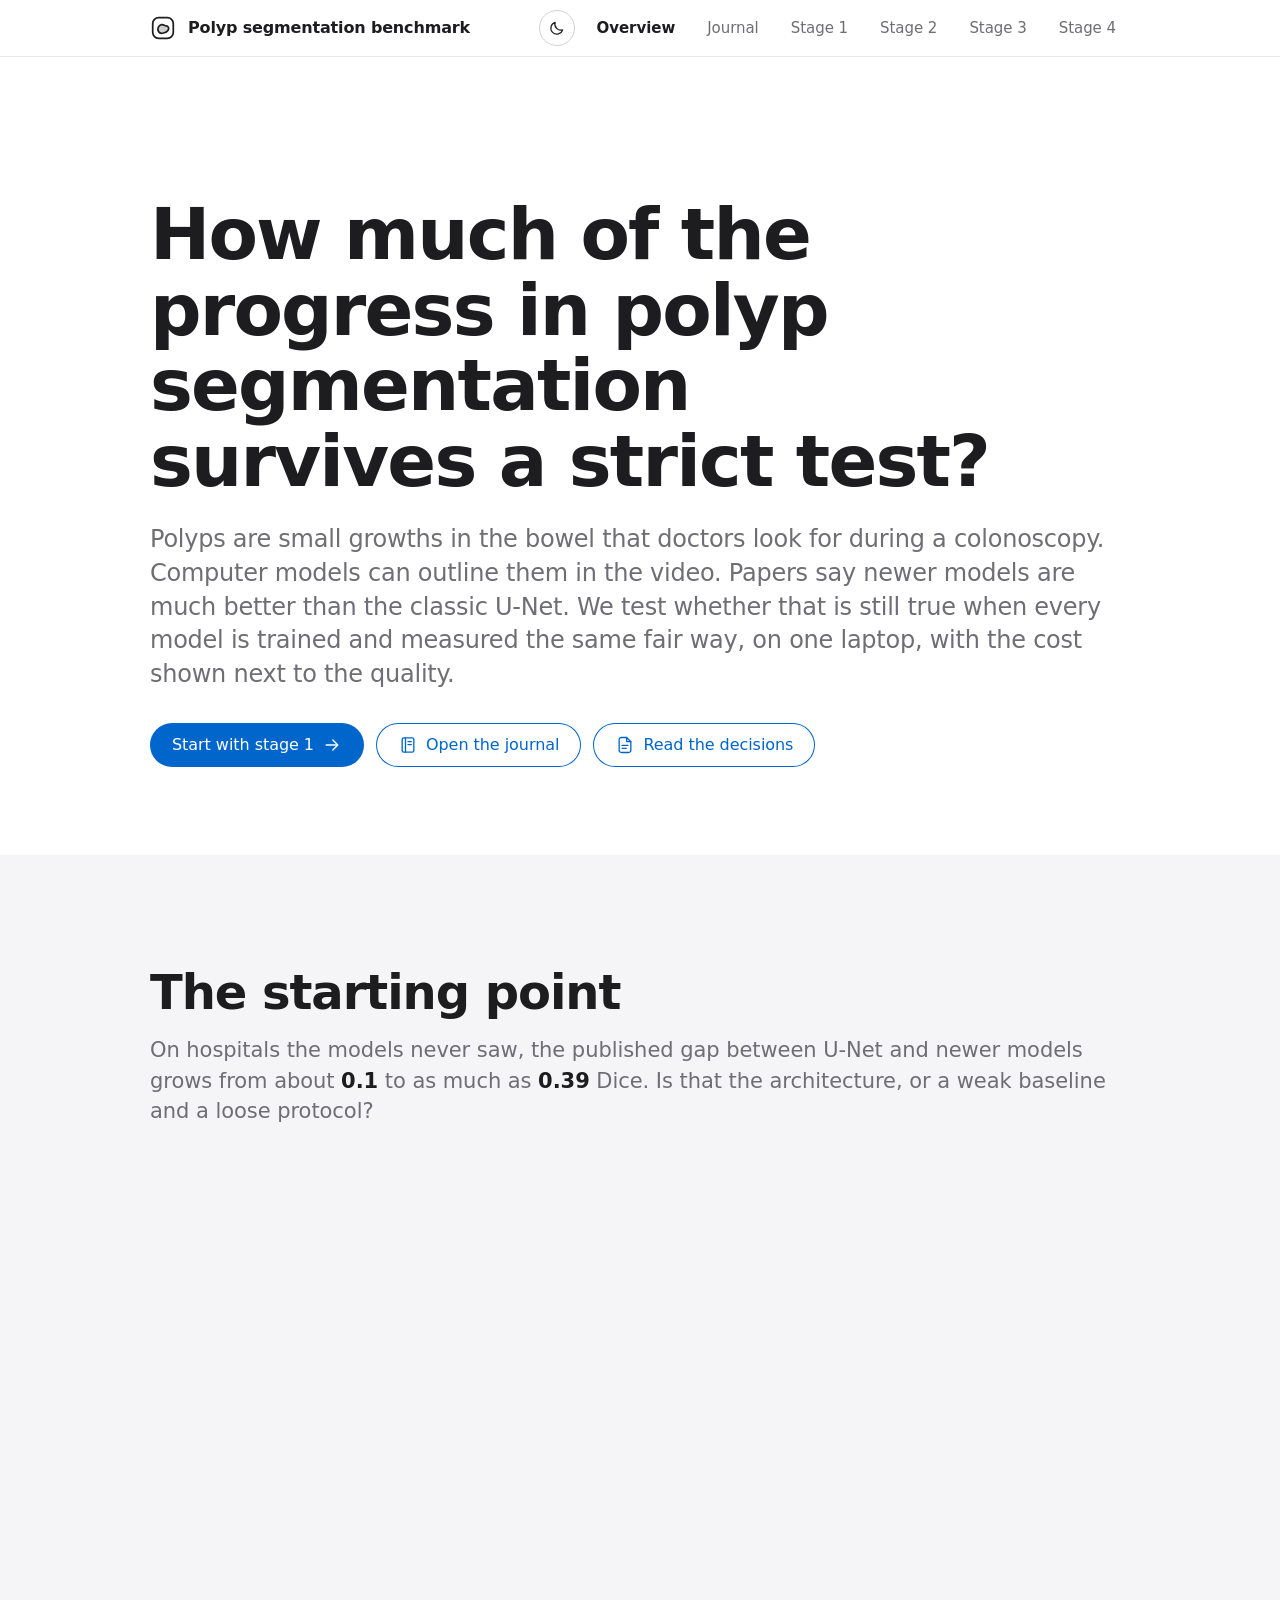
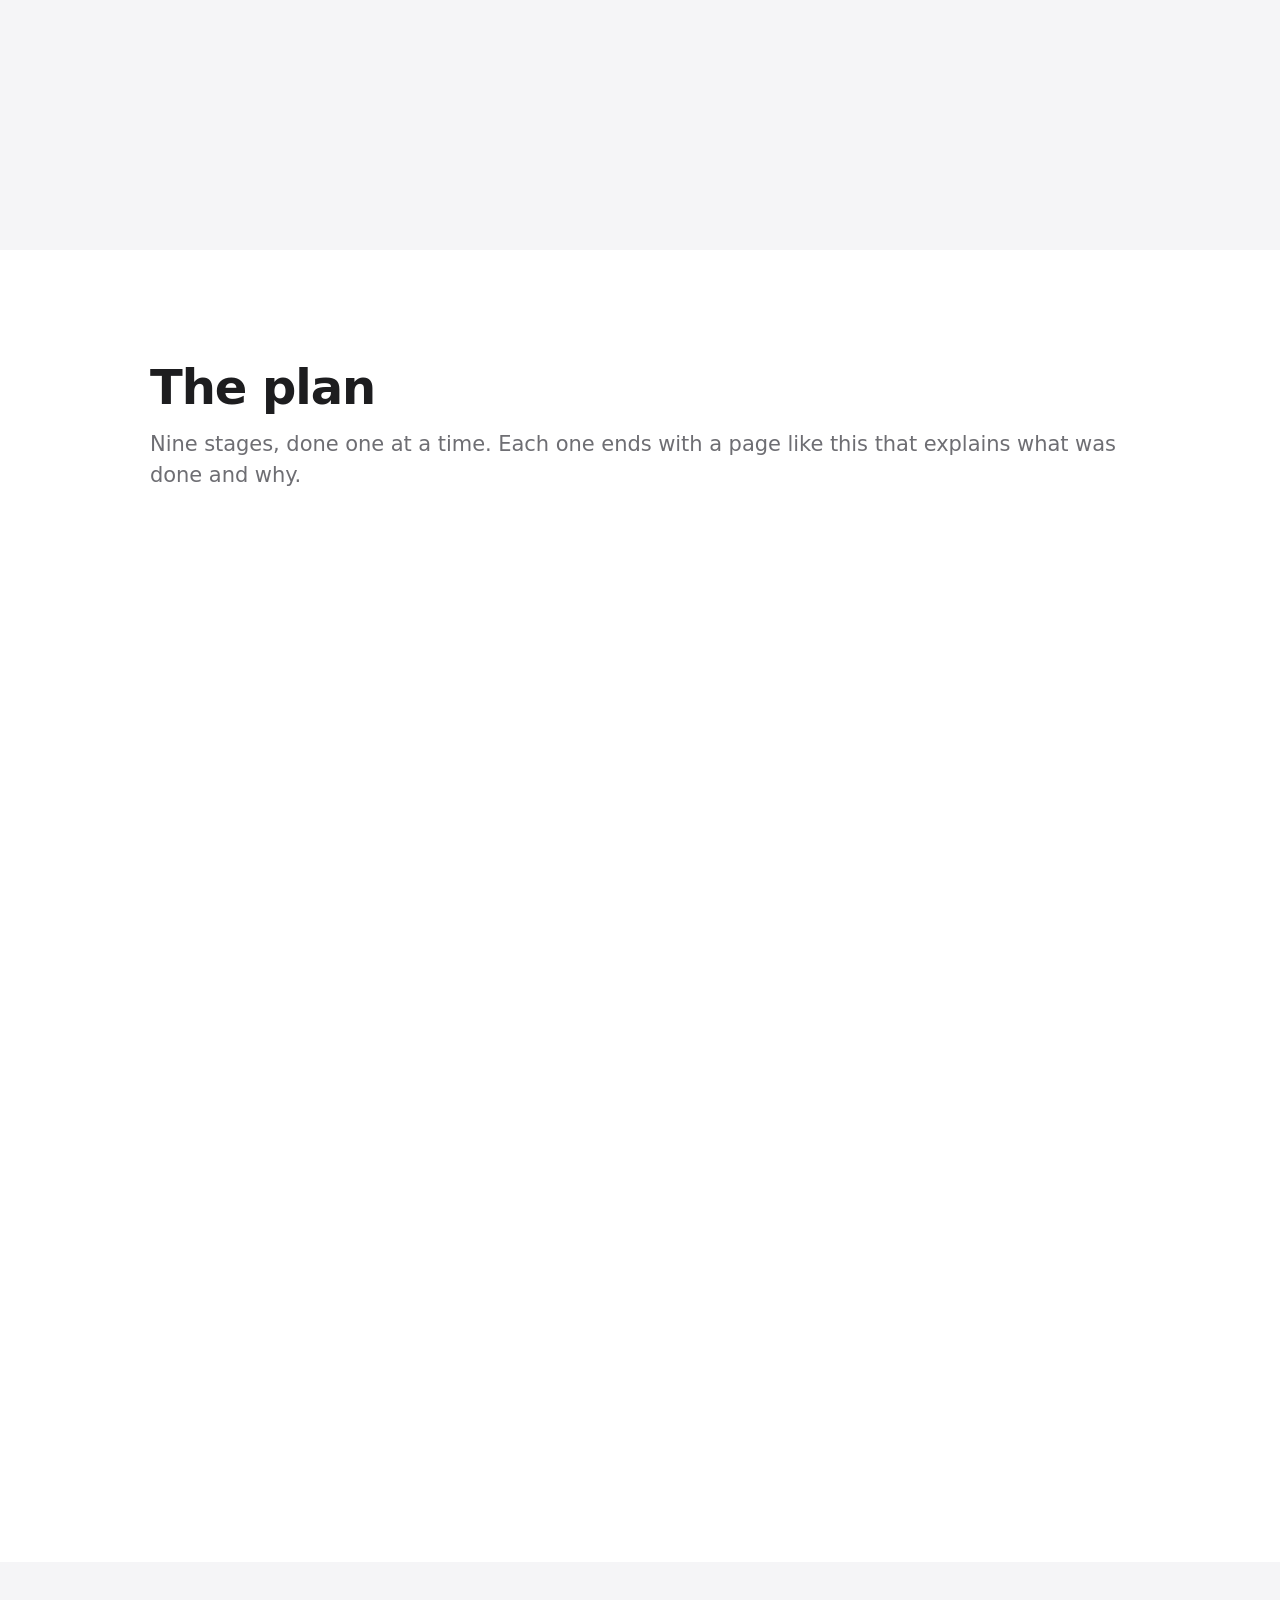
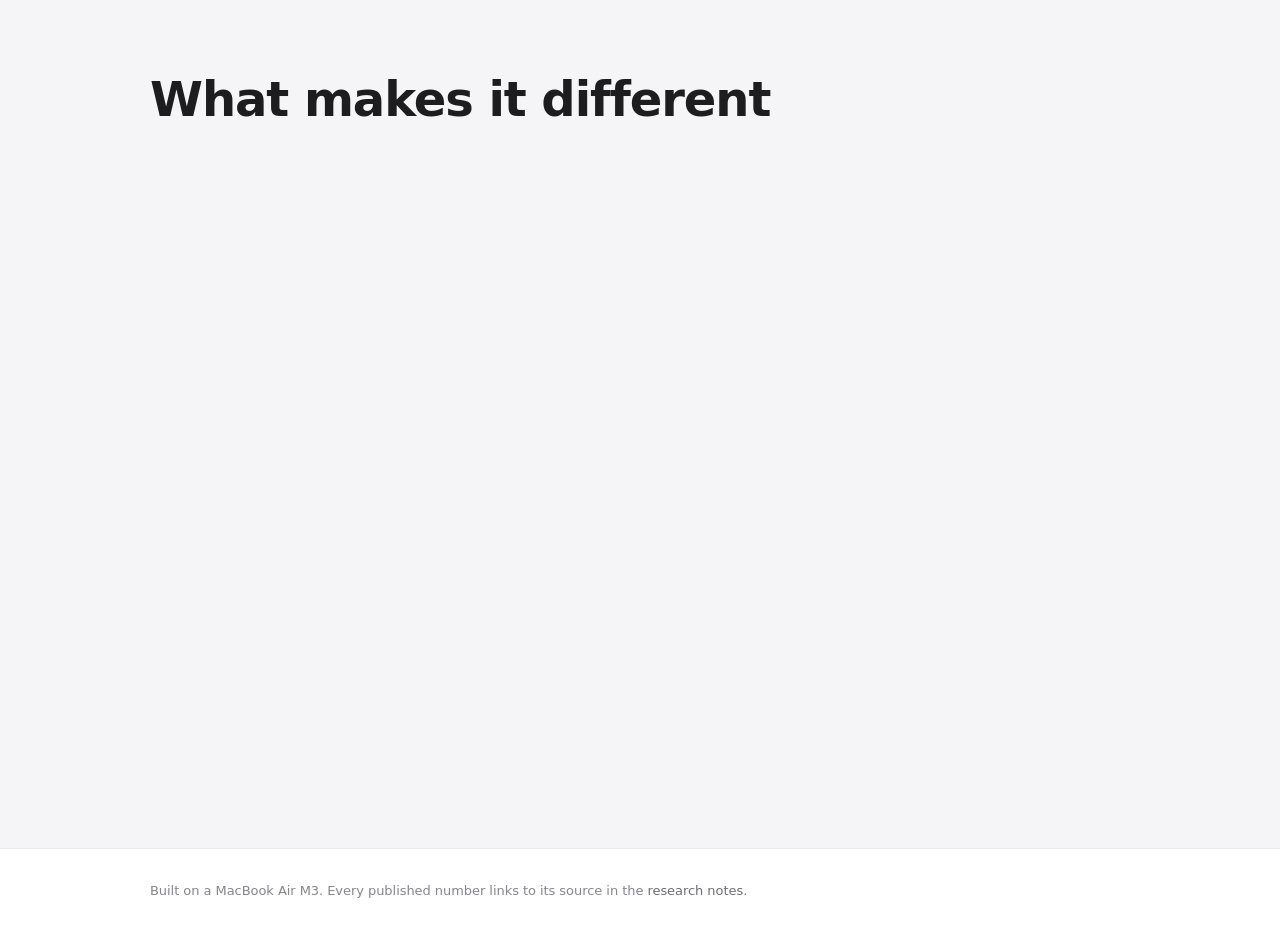
<file: index.html>
<!doctype html>
<html lang="en">
<head>
  <meta charset="utf-8">
  <meta name="viewport" content="width=device-width, initial-scale=1">
  <title>Polyp Segmentation Benchmark</title>
  <meta http-equiv="refresh" content="0; url=site/index.html">
  <link rel="canonical" href="site/index.html">
  <style>body{font:17px/1.5 -apple-system,system-ui,sans-serif;margin:48px 16px;color:#1d1d1f;background:#fff}a{color:#0066cc;text-decoration:none}a:hover{color:#004f9e}</style>
</head>
<body>
  <p>Opening the site… If nothing happens, <a href="site/index.html">continue to the polyp segmentation benchmark</a>.</p>
</body>
</html>
</file>
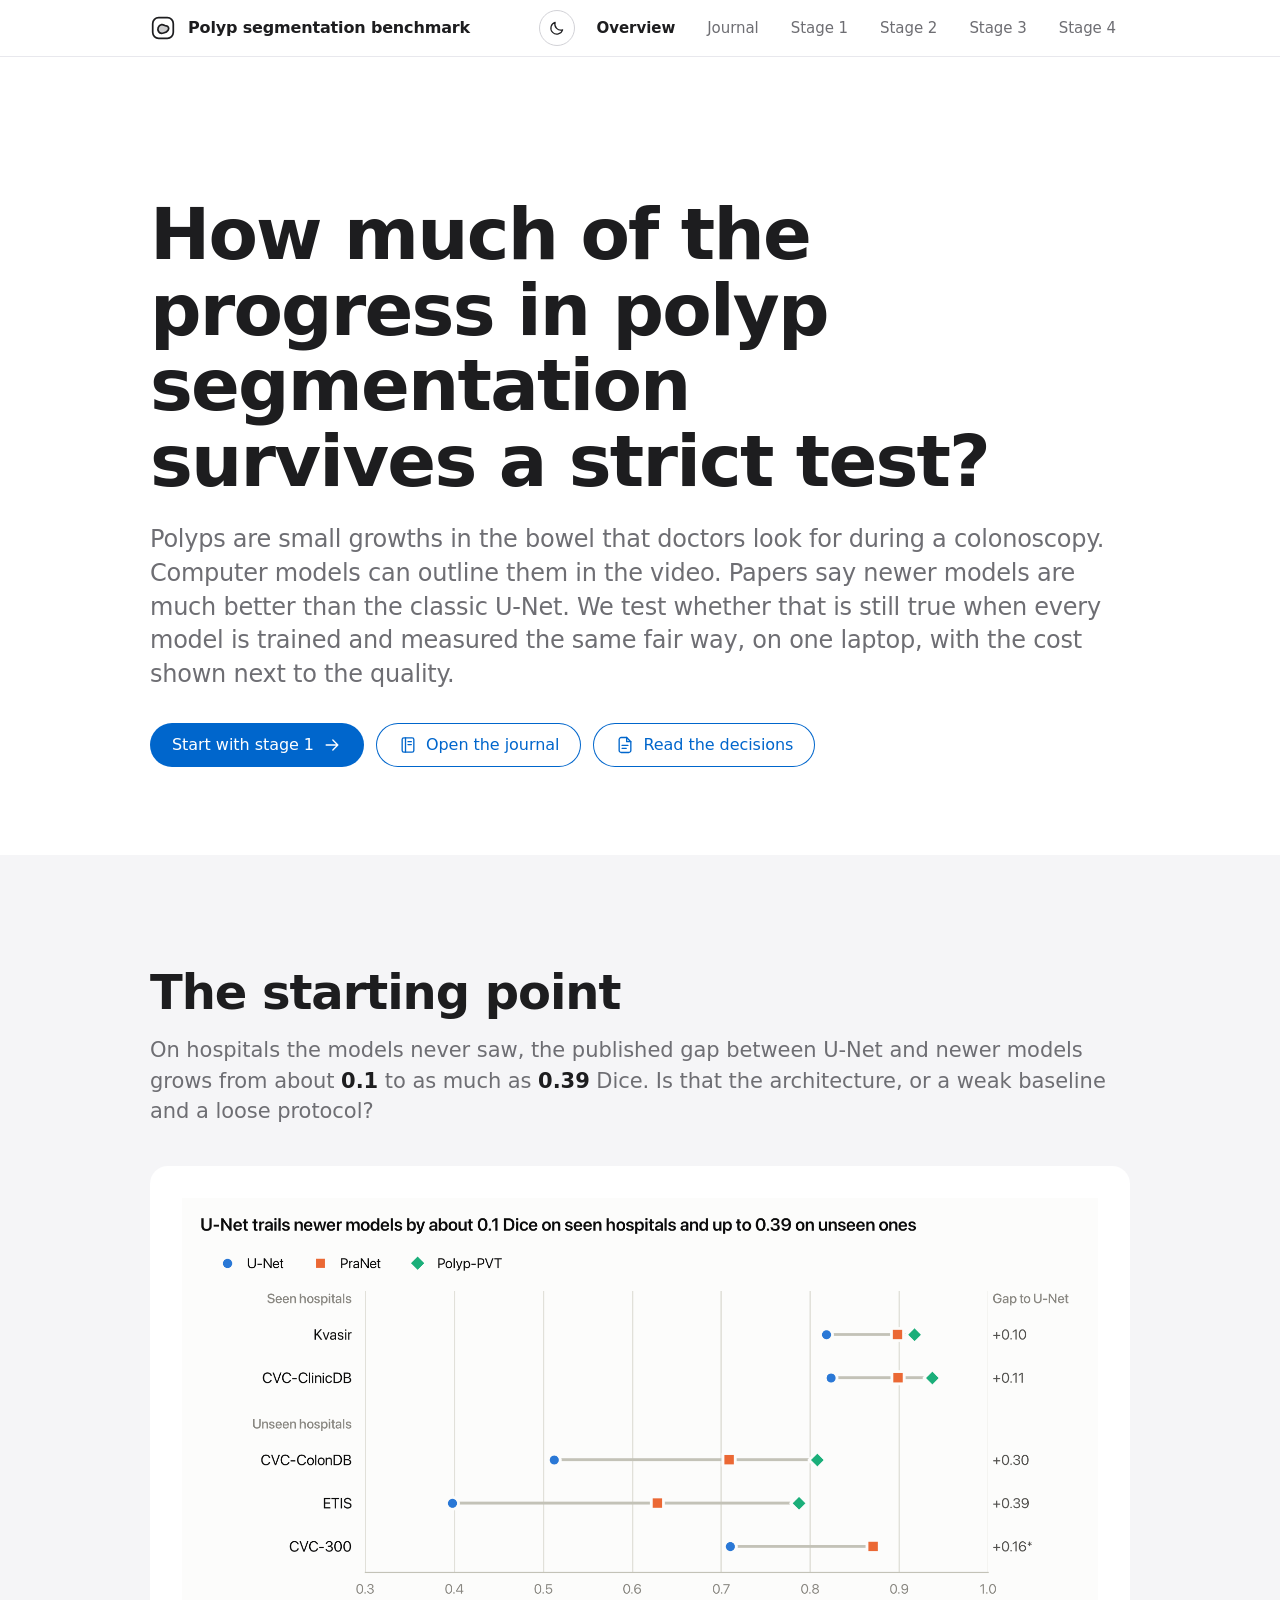
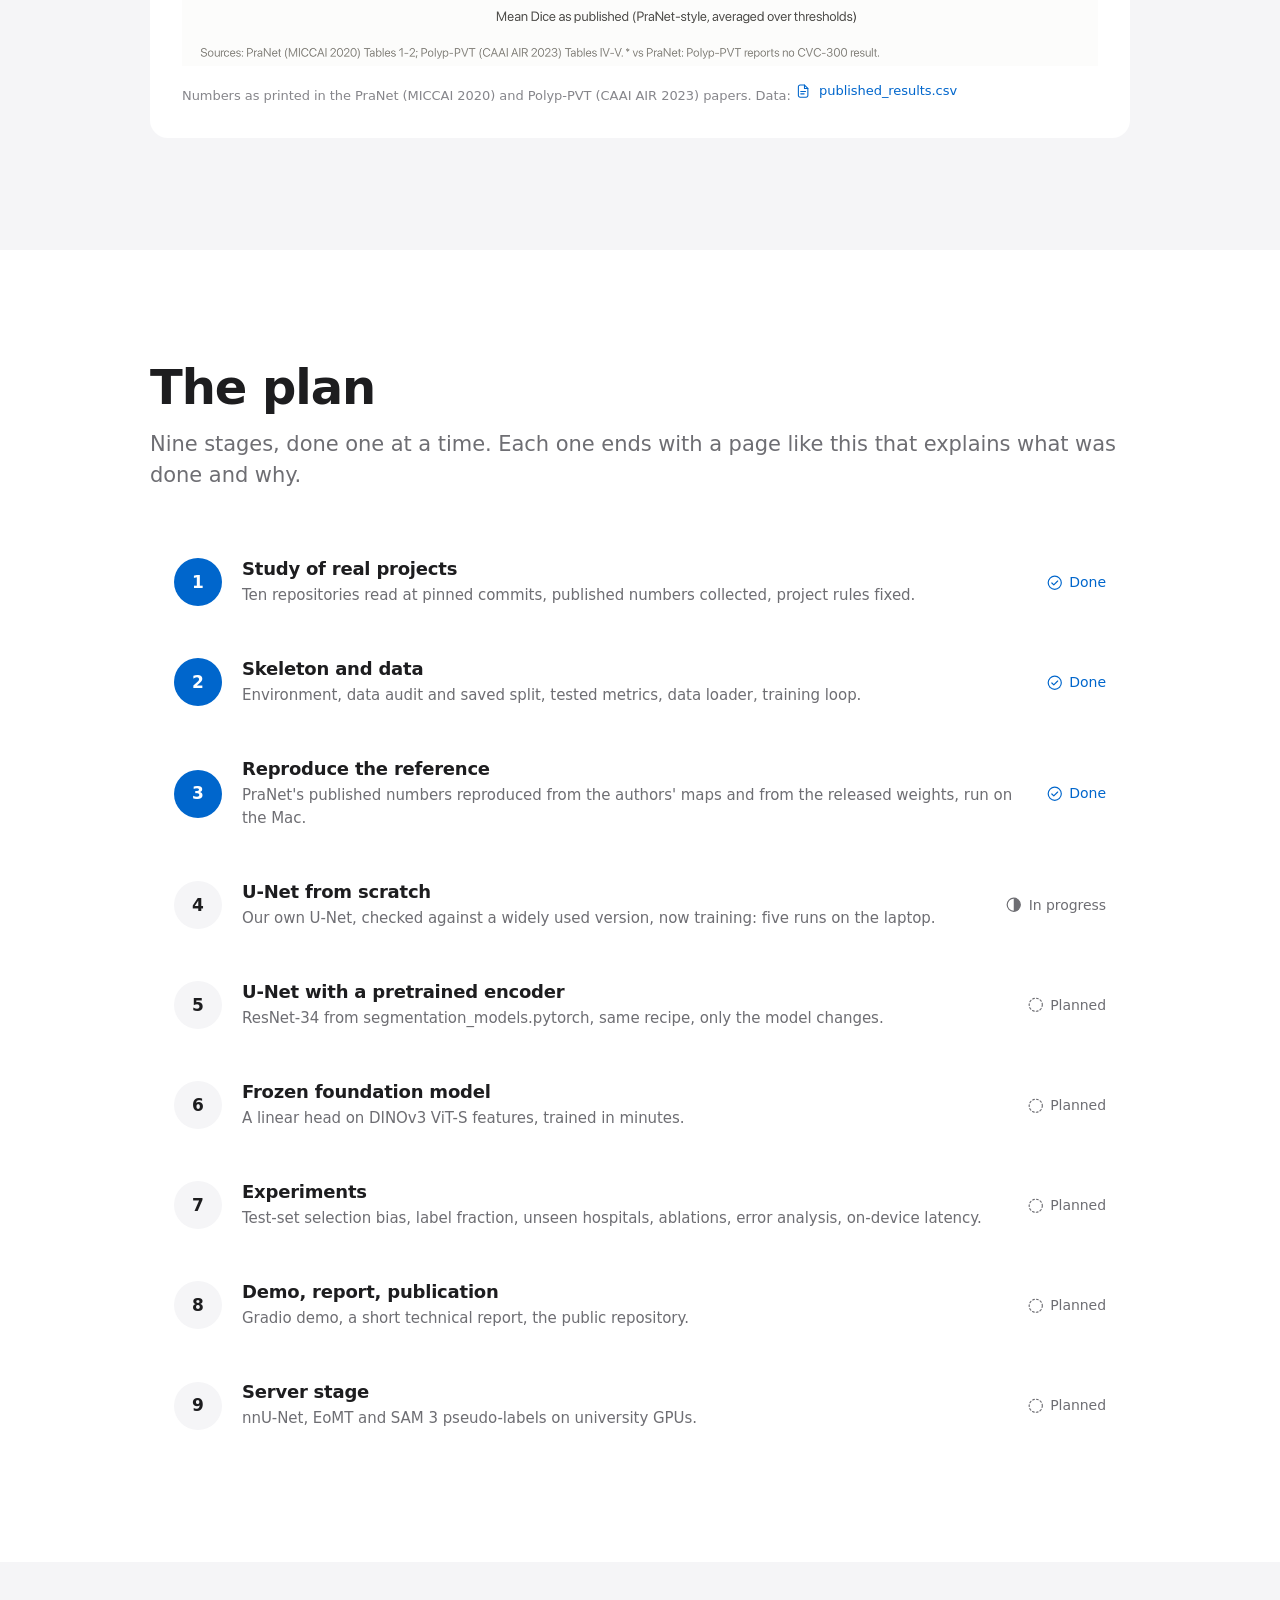
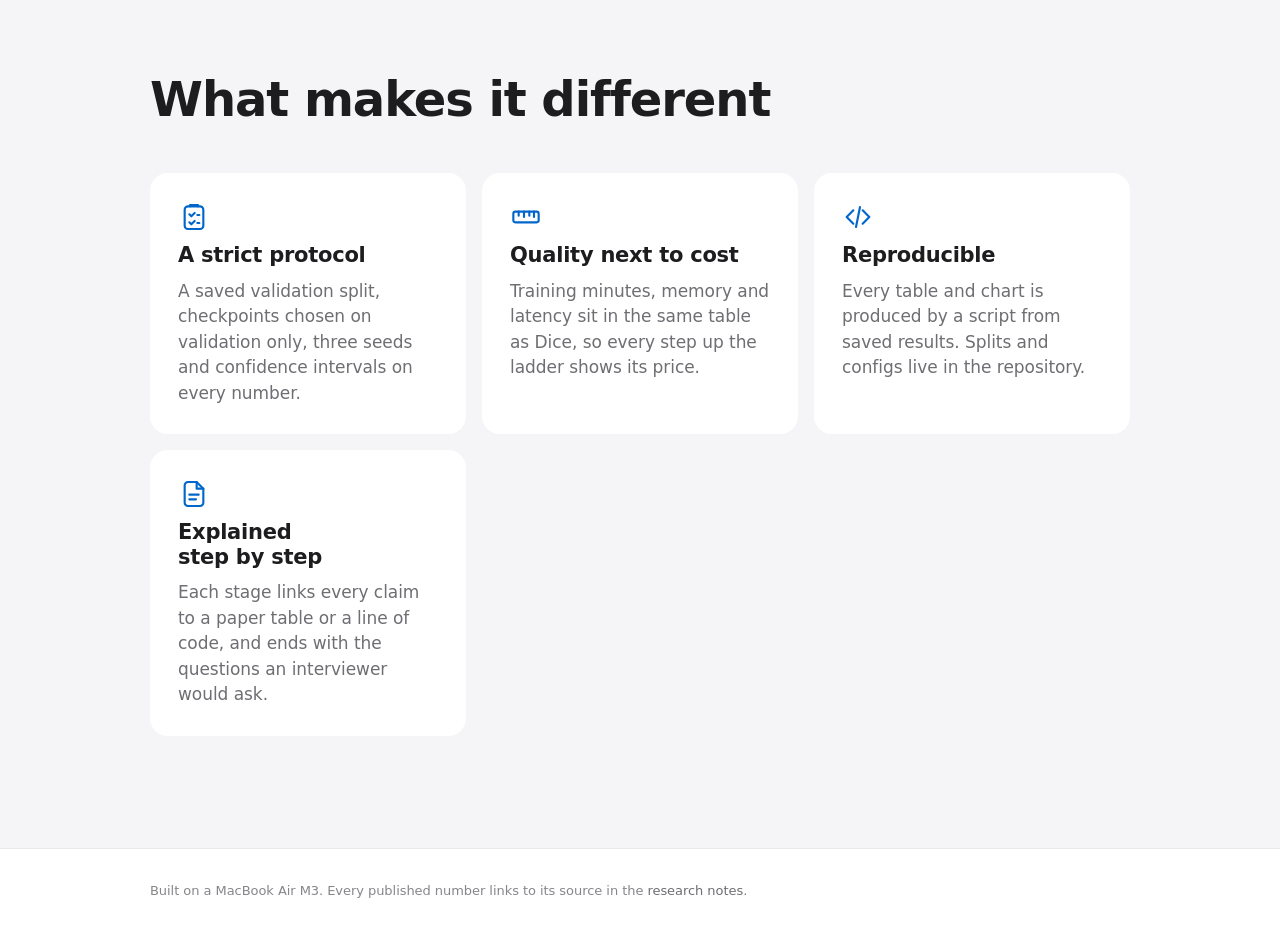
<file: site/index.html>
<!doctype html>
<html lang="en">
<head>
  <meta charset="utf-8">
  <meta name="viewport" content="width=device-width, initial-scale=1">
  <title>Polyp Segmentation Benchmark</title>
  <meta name="description" content="A strict, reproducible benchmark of polyp segmentation: U-Net from scratch, U-Net with a pretrained encoder and a frozen foundation model, with quality next to cost.">
  <link rel="icon" href="data:image/svg+xml,%3Csvg xmlns='http://www.w3.org/2000/svg' viewBox='0 0 24 24' fill='none' stroke='%230066cc' stroke-width='1.8'%3E%3Crect x='2.5' y='2.5' width='19' height='19' rx='5.5'/%3E%3Cpath d='M8 15.5c-1.6-2.4-.4-6 2.6-6.6 2.1-.4 2.7 1.1 4.3 1.1 2 0 3 2.2 1.8 4-1.4 2.2-6.9 4.3-8.7 1.5z' fill='%230066cc' fill-opacity='.25'/%3E%3C/svg%3E">
  <script>try{document.documentElement.dataset.theme=localStorage.getItem('theme')==='dark'?'dark':'light'}catch(e){document.documentElement.dataset.theme='light'}</script>
  <link rel="stylesheet" href="assets/style.css?v=9">
</head>
<body>
  <a class="visually-hidden" href="#main">Skip to content</a>
  <header class="site-header">
    <div class="wrap header-inner">
      <a class="brand" href="index.html"><svg class="icon brand-mark" aria-hidden="true"><use href="assets/icons.svg?v=6#i-mark"/></svg>Polyp segmentation benchmark</a>
      <div class="header-actions">
        <button class="theme-toggle" type="button" aria-label="Switch to dark theme" title="Switch theme"><svg class="icon icon-moon" aria-hidden="true"><use href="assets/icons.svg?v=6#i-moon"/></svg><svg class="icon icon-sun" aria-hidden="true"><use href="assets/icons.svg?v=6#i-sun"/></svg></button>
        <nav aria-label="Primary">
        <button class="menu-button" type="button" popovertarget="site-menu" aria-controls="site-menu">
          <svg class="icon" aria-hidden="true"><use href="assets/icons.svg?v=6#i-menu"/></svg><span>Menu</span>
        </button>
        <ul id="site-menu" class="nav-list" popover="auto">
          <li><a href="index.html" aria-current="page">Overview</a></li>
          <li><a href="journal.html">Journal</a></li>
          <li><a href="stage-1.html">Stage 1</a></li>
          <li><a href="stage-2.html">Stage 2</a></li>
          <li><a href="stage-3.html">Stage 3</a></li>
          <li><a href="stage-4.html">Stage 4</a></li>
        </ul>
      </nav>
      </div>
    </div>
  </header>

  <main id="main">
    <section class="hero">
      <div class="wrap">
        <h1>How much of the progress in polyp segmentation survives a strict test?</h1>
        <p class="lead">Polyps are small growths in the bowel that doctors look for during a colonoscopy. Computer models can outline them in the video. Papers say newer models are much better than the classic U-Net. We test whether that is still true when every model is trained and measured the same fair way, on one laptop, with the cost shown next to the quality.</p>
        <div class="actions">
          <a class="btn" href="stage-1.html">Start with stage 1<svg class="icon" aria-hidden="true"><use href="assets/icons.svg?v=6#i-arrow"/></svg></a>
          <a class="btn secondary" href="journal.html"><svg class="icon" aria-hidden="true"><use href="assets/icons.svg?v=6#i-journal"/></svg>Open the journal</a>
          <a class="btn secondary" href="../research/decisions.md"><svg class="icon" aria-hidden="true"><use href="assets/icons.svg?v=6#i-doc"/></svg>Read the decisions</a>
        </div>
      </div>
    </section>

    <section class="alt">
      <div class="wrap">
        <h2>The starting point</h2>
        <p class="section-lead">On hospitals the models never saw, the published gap between U-Net and newer models grows from about <span class="key">0.1</span> to as much as <span class="key">0.39</span> Dice. Is that the architecture, or a weak baseline and a loose protocol?</p>
        <figure class="panel reveal" style="margin-top:40px">
          <picture>
            <source srcset="../research/figures/published_dice_dark.png" media="(prefers-color-scheme: dark)">
            <img src="../research/figures/published_dice_light.png" width="1800" height="919" loading="lazy"
                 alt="Dot plot of published mean Dice per test set. Seen hospitals: Kvasir, U-Net 0.818, PraNet 0.898, Polyp-PVT 0.917; CVC-ClinicDB, 0.823, 0.899, 0.937. Unseen hospitals: CVC-ColonDB, 0.512, 0.709, 0.808; ETIS, 0.398, 0.628, 0.787; CVC-300, U-Net 0.710, PraNet 0.871.">
          </picture>
          <figcaption>Numbers as printed in the PraNet (MICCAI 2020) and Polyp-PVT (CAAI AIR 2023) papers. Data: <a class="doc-link" href="../research/published_results.csv"><svg class="icon" aria-hidden="true"><use href="assets/icons.svg?v=6#i-doc"/></svg>published_results.csv</a></figcaption>
        </figure>
      </div>
    </section>

    <section>
      <div class="wrap">
        <h2>The plan</h2>
        <p class="section-lead">Nine stages, done one at a time. Each one ends with a page like this that explains what was done and why.</p>
        <ol class="roadmap">
          <li class="stage reveal" data-status="done">
            <span class="stage-num">1</span>
            <div><h3><a class="stretched" href="stage-1.html" style="color:inherit">Study of real projects</a></h3><p>Ten repositories read at pinned commits, published numbers collected, project rules fixed.</p></div>
            <span class="status"><svg class="icon" aria-hidden="true"><use href="assets/icons.svg?v=6#i-done"/></svg>Done</span>
          </li>
          <li class="stage reveal" data-status="done">
            <span class="stage-num">2</span>
            <div><h3><a class="stretched" href="stage-2.html" style="color:inherit">Skeleton and data</a></h3><p>Environment, data audit and saved split, tested metrics, data loader, training loop.</p></div>
            <span class="status"><svg class="icon" aria-hidden="true"><use href="assets/icons.svg?v=6#i-done"/></svg>Done</span>
          </li>
          <li class="stage reveal" data-status="done">
            <span class="stage-num">3</span>
            <div><h3><a class="stretched" href="stage-3.html" style="color:inherit">Reproduce the reference</a></h3><p>PraNet's published numbers reproduced from the authors' maps and from the released weights, run on the Mac.</p></div>
            <span class="status"><svg class="icon" aria-hidden="true"><use href="assets/icons.svg?v=6#i-done"/></svg>Done</span>
          </li>
          <li class="stage reveal" data-status="next">
            <span class="stage-num">4</span>
            <div><h3><a class="stretched" href="stage-4.html" style="color:inherit">U-Net from scratch</a></h3><p>Our own U-Net, checked against a widely used version, now training: five runs on the laptop.</p></div>
            <span class="status"><svg class="icon" aria-hidden="true"><use href="assets/icons.svg?v=6#i-next"/></svg>In progress</span>
          </li>
          <li class="stage reveal" data-status="planned">
            <span class="stage-num">5</span>
            <div><h3>U-Net with a pretrained encoder</h3><p>ResNet-34 from segmentation_models.pytorch, same recipe, only the model changes.</p></div>
            <span class="status"><svg class="icon" aria-hidden="true"><use href="assets/icons.svg?v=6#i-planned"/></svg>Planned</span>
          </li>
          <li class="stage reveal" data-status="planned">
            <span class="stage-num">6</span>
            <div><h3>Frozen foundation model</h3><p>A linear head on DINOv3 ViT-S features, trained in minutes.</p></div>
            <span class="status"><svg class="icon" aria-hidden="true"><use href="assets/icons.svg?v=6#i-planned"/></svg>Planned</span>
          </li>
          <li class="stage reveal" data-status="planned">
            <span class="stage-num">7</span>
            <div><h3>Experiments</h3><p>Test-set selection bias, label fraction, unseen hospitals, ablations, error analysis, on-device latency.</p></div>
            <span class="status"><svg class="icon" aria-hidden="true"><use href="assets/icons.svg?v=6#i-planned"/></svg>Planned</span>
          </li>
          <li class="stage reveal" data-status="planned">
            <span class="stage-num">8</span>
            <div><h3>Demo, report, publication</h3><p>Gradio demo, a short technical report, the public repository.</p></div>
            <span class="status"><svg class="icon" aria-hidden="true"><use href="assets/icons.svg?v=6#i-planned"/></svg>Planned</span>
          </li>
          <li class="stage reveal" data-status="planned">
            <span class="stage-num">9</span>
            <div><h3>Server stage</h3><p>nnU-Net, EoMT and SAM 3 pseudo-labels on university GPUs.</p></div>
            <span class="status"><svg class="icon" aria-hidden="true"><use href="assets/icons.svg?v=6#i-planned"/></svg>Planned</span>
          </li>
        </ol>
      </div>
    </section>

    <section class="alt">
      <div class="wrap">
        <h2>What makes it different</h2>
        <div class="cards">
          <div class="card reveal">
            <svg class="icon card-icon" aria-hidden="true"><use href="assets/icons.svg?v=6#i-protocol"/></svg>
            <h3>A strict protocol</h3>
            <p>A saved validation split, checkpoints chosen on validation only, three seeds and confidence intervals on every number.</p>
          </div>
          <div class="card reveal">
            <svg class="icon card-icon" aria-hidden="true"><use href="assets/icons.svg?v=6#i-ruler"/></svg>
            <h3>Quality next to cost</h3>
            <p>Training minutes, memory and latency sit in the same table as Dice, so every step up the ladder shows its price.</p>
          </div>
          <div class="card reveal">
            <svg class="icon card-icon" aria-hidden="true"><use href="assets/icons.svg?v=6#i-code"/></svg>
            <h3>Reproducible</h3>
            <p>Every table and chart is produced by a script from saved results. Splits and configs live in the repository.</p>
          </div>
          <div class="card reveal">
            <svg class="icon card-icon" aria-hidden="true"><use href="assets/icons.svg?v=6#i-doc"/></svg>
            <h3>Explained step by step</h3>
            <p>Each stage links every claim to a paper table or a line of code, and ends with the questions an interviewer would ask.</p>
          </div>
        </div>
      </div>
    </section>
  </main>

  <footer class="site-footer">
    <div class="wrap">
      <p>Built on a MacBook Air M3. Every published number links to its source in the <a href="../research/01_polyp_protocol.md">research notes</a>.</p>
    </div>
  </footer>
  <script src="assets/site.js?v=10" defer></script>
</body>
</html>
</file>
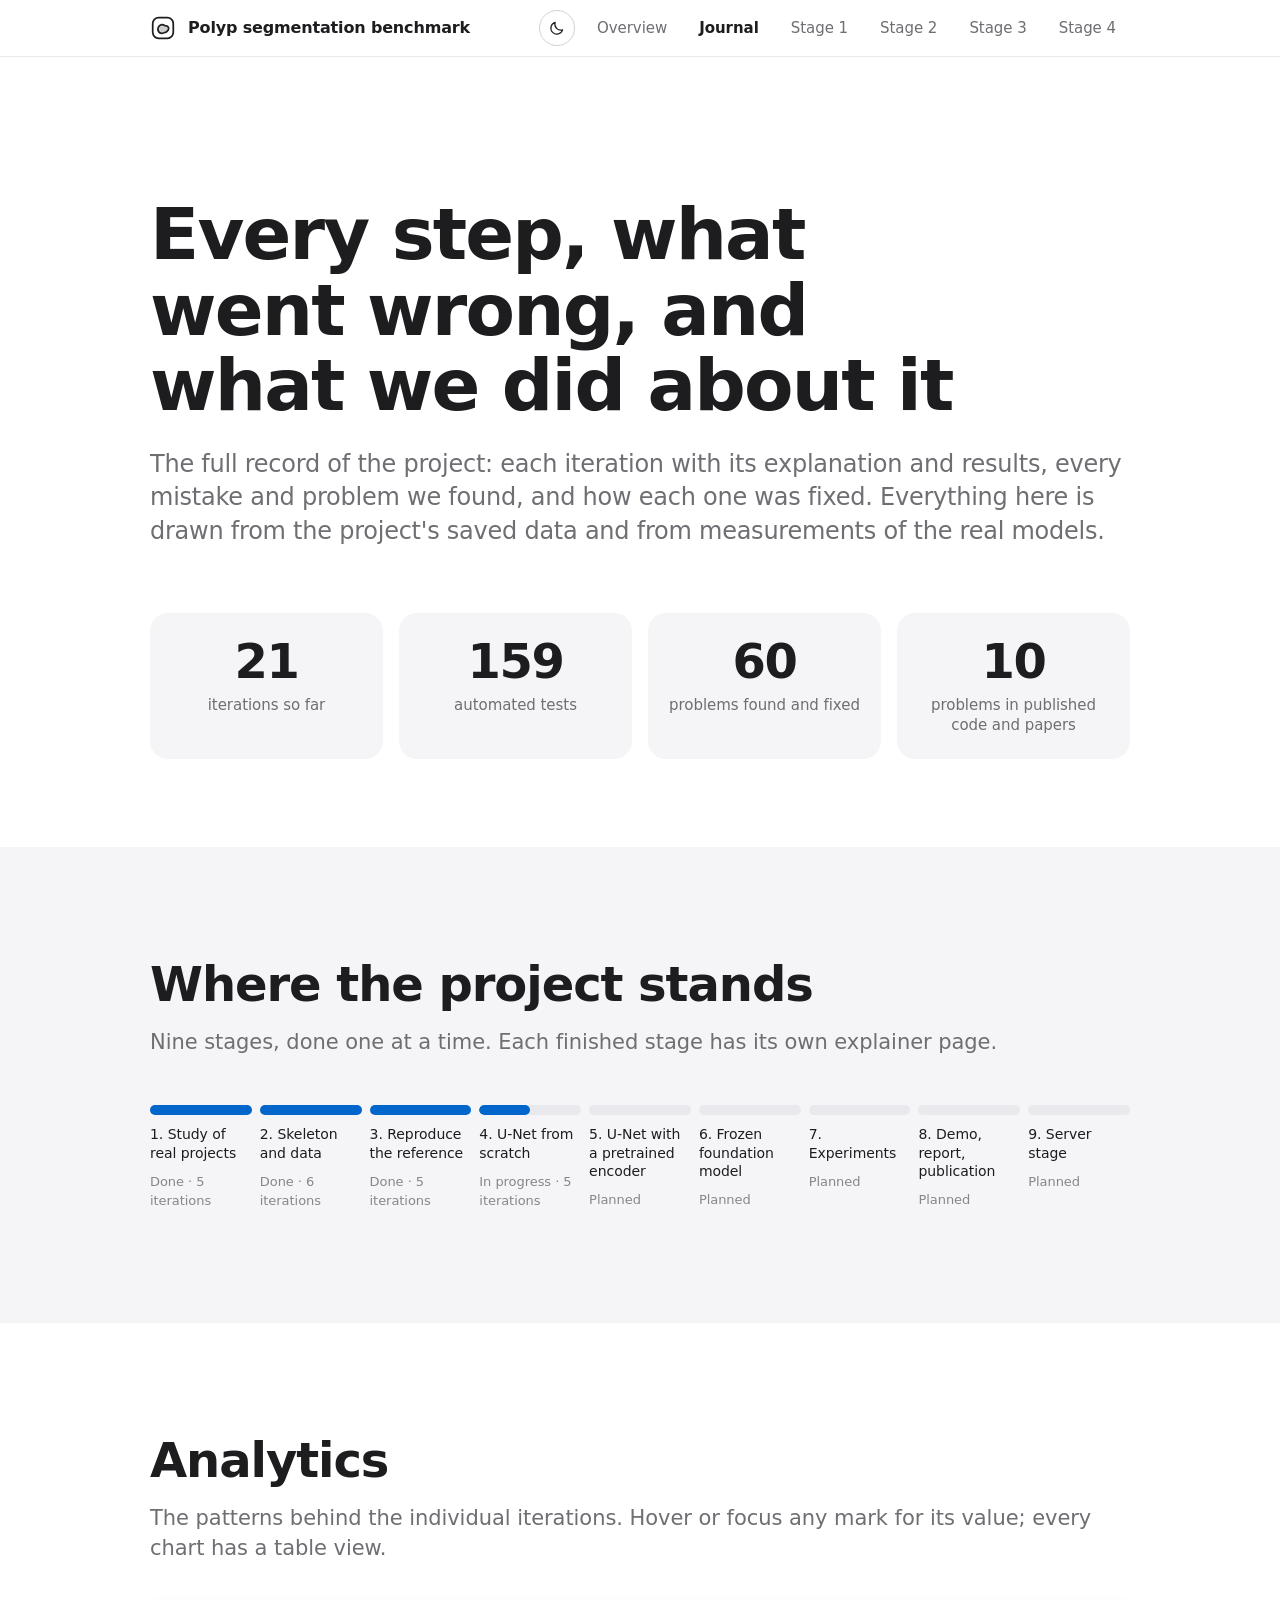
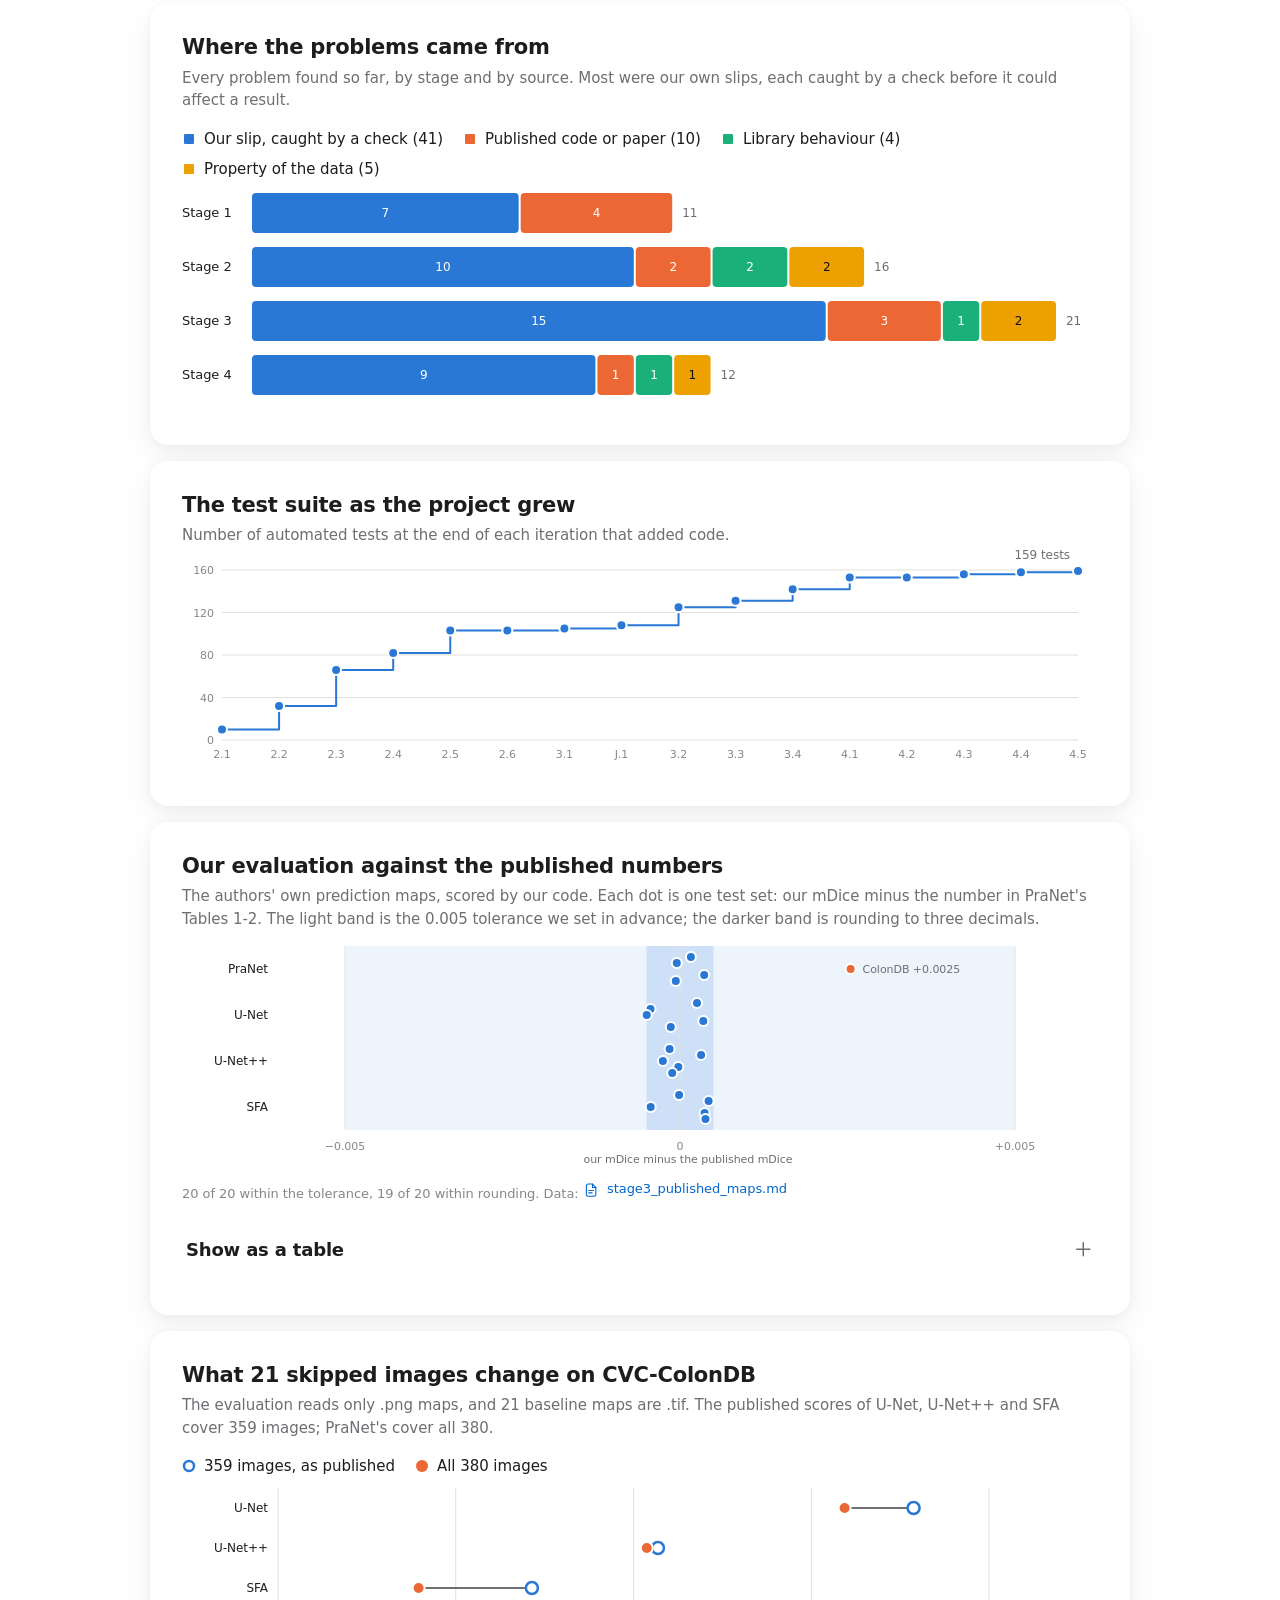
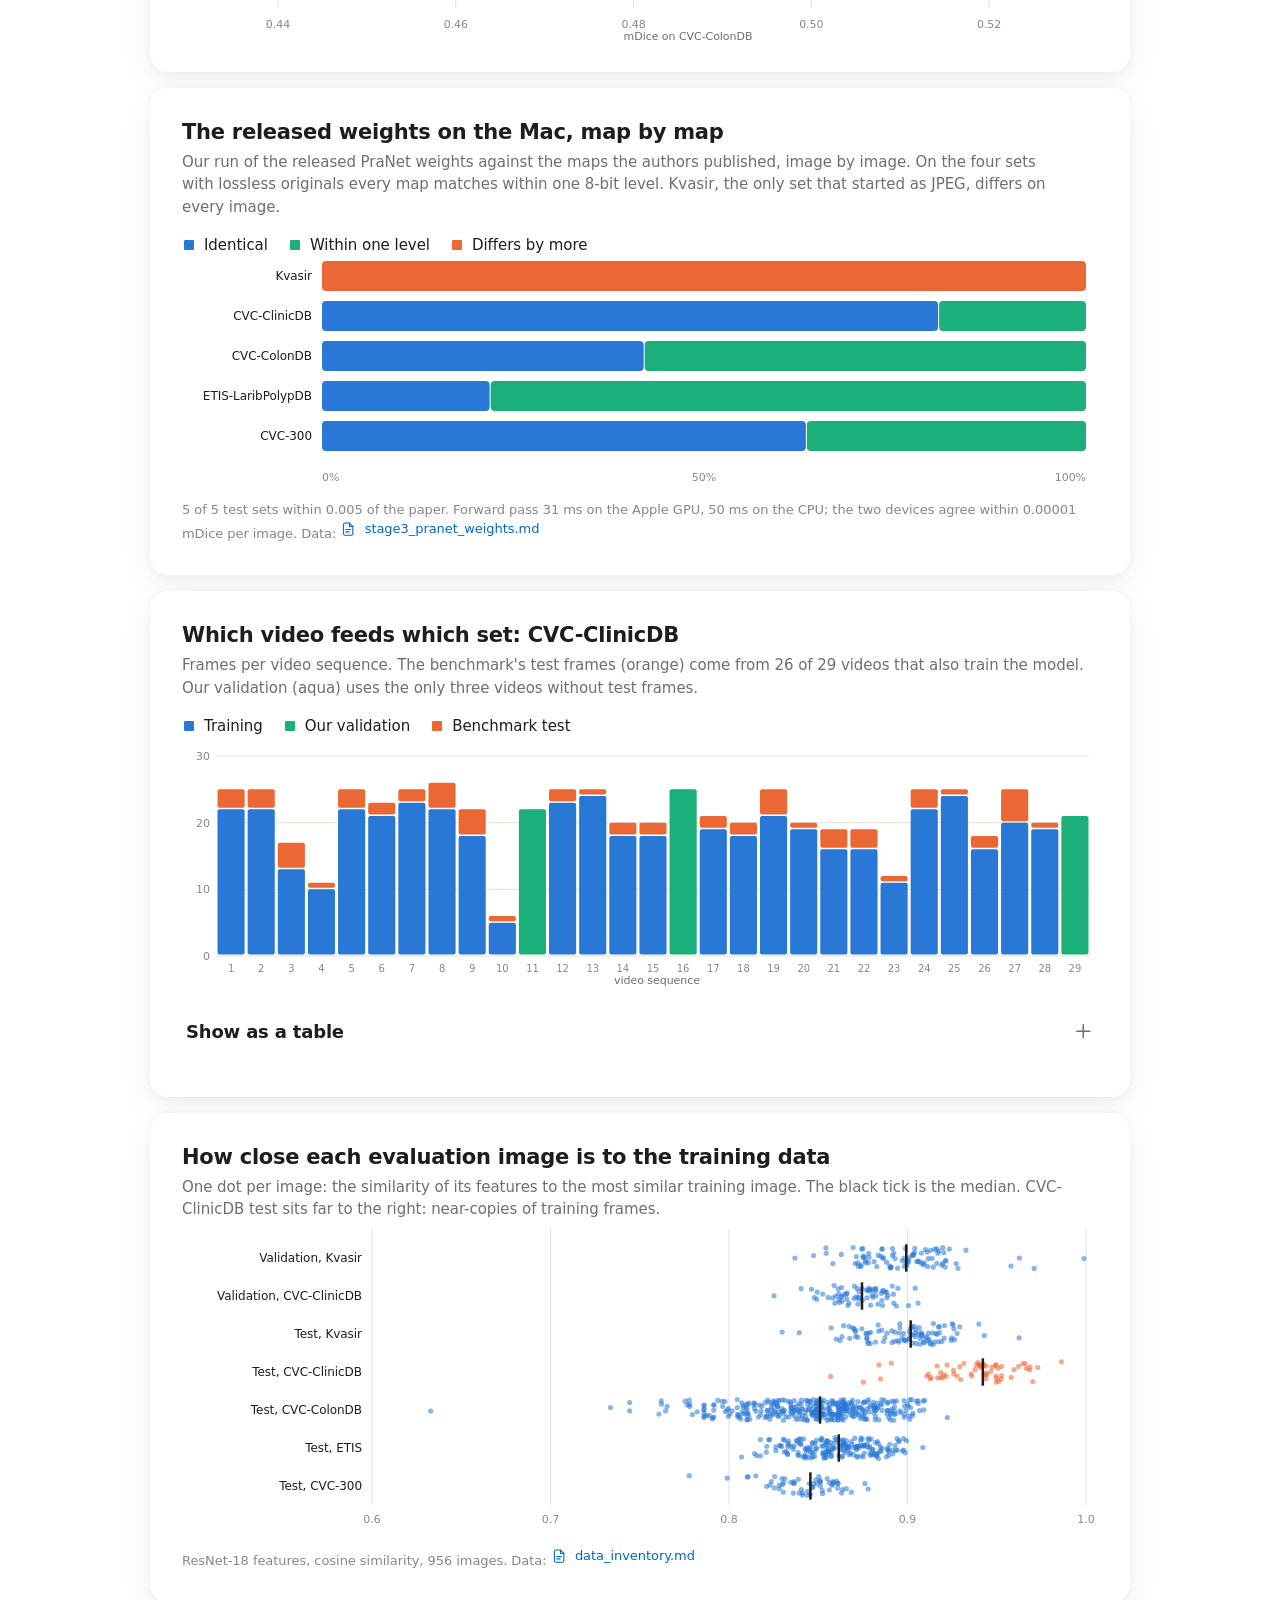
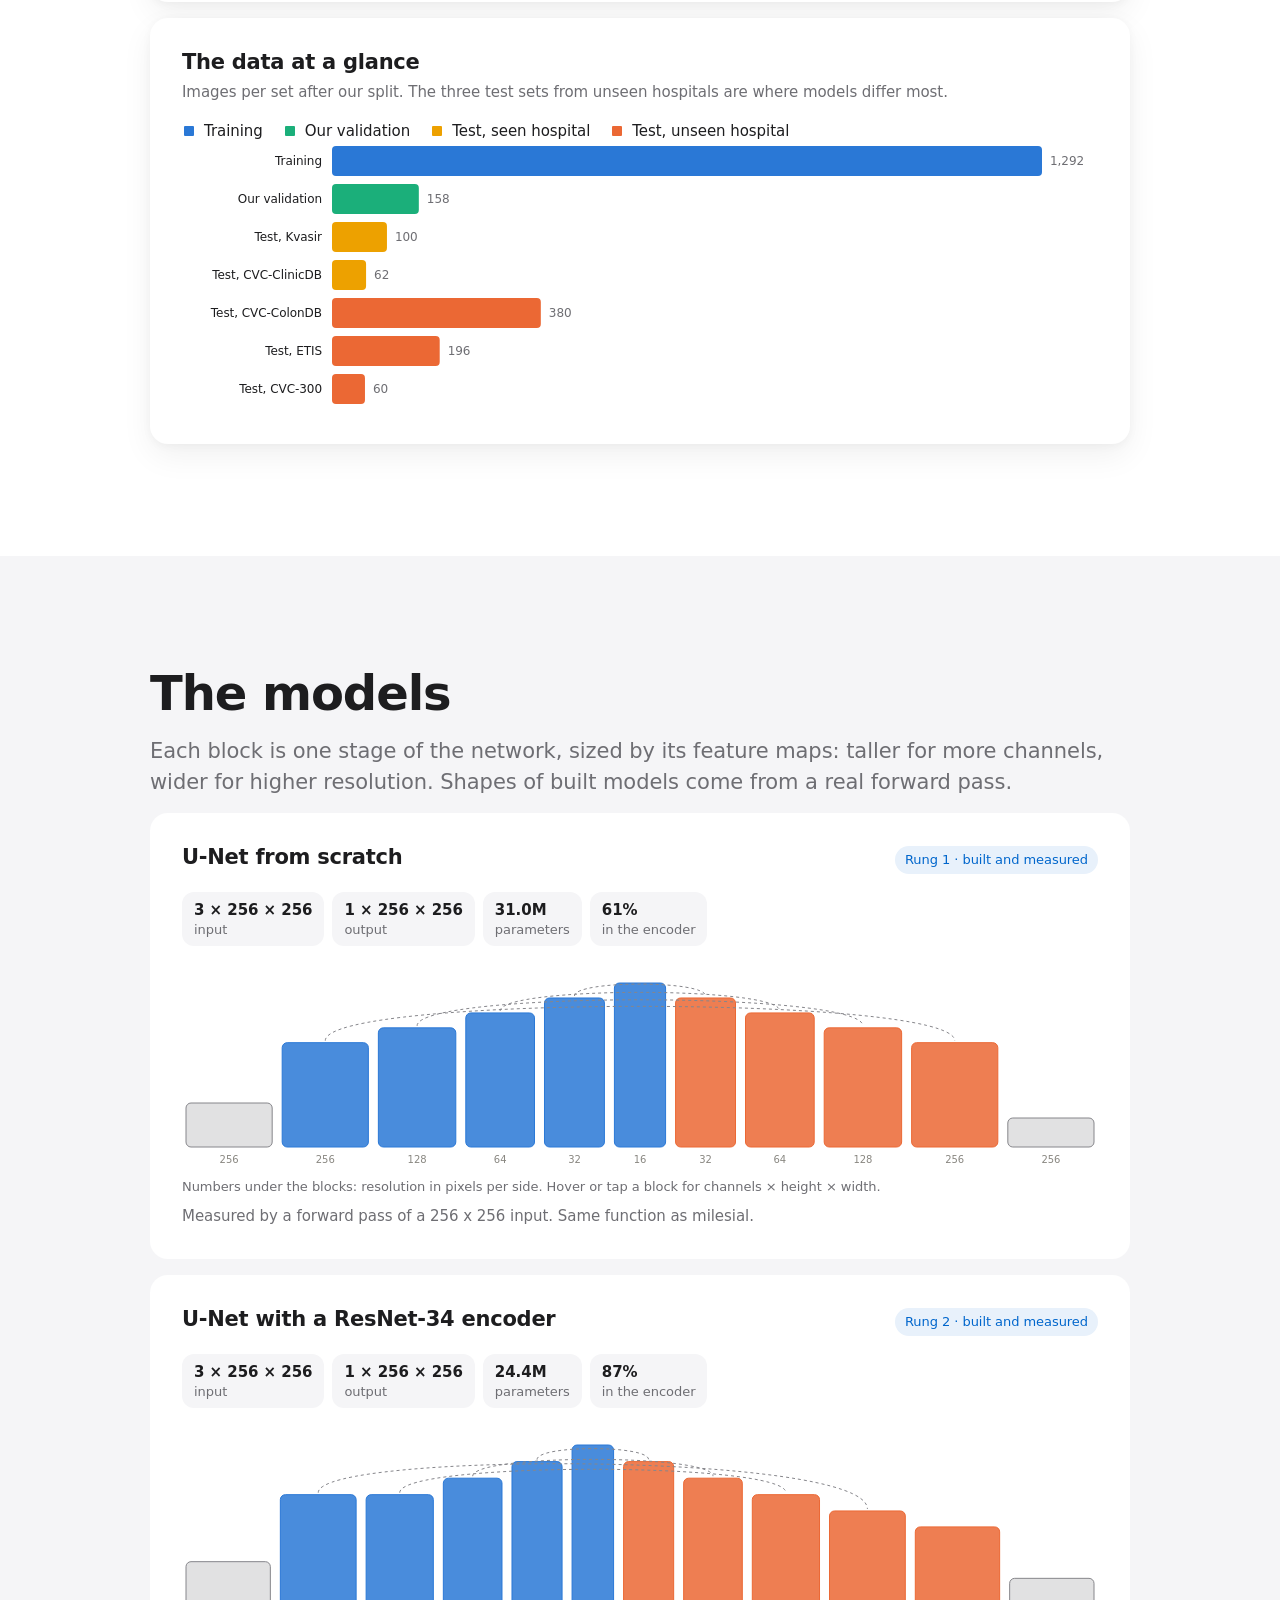
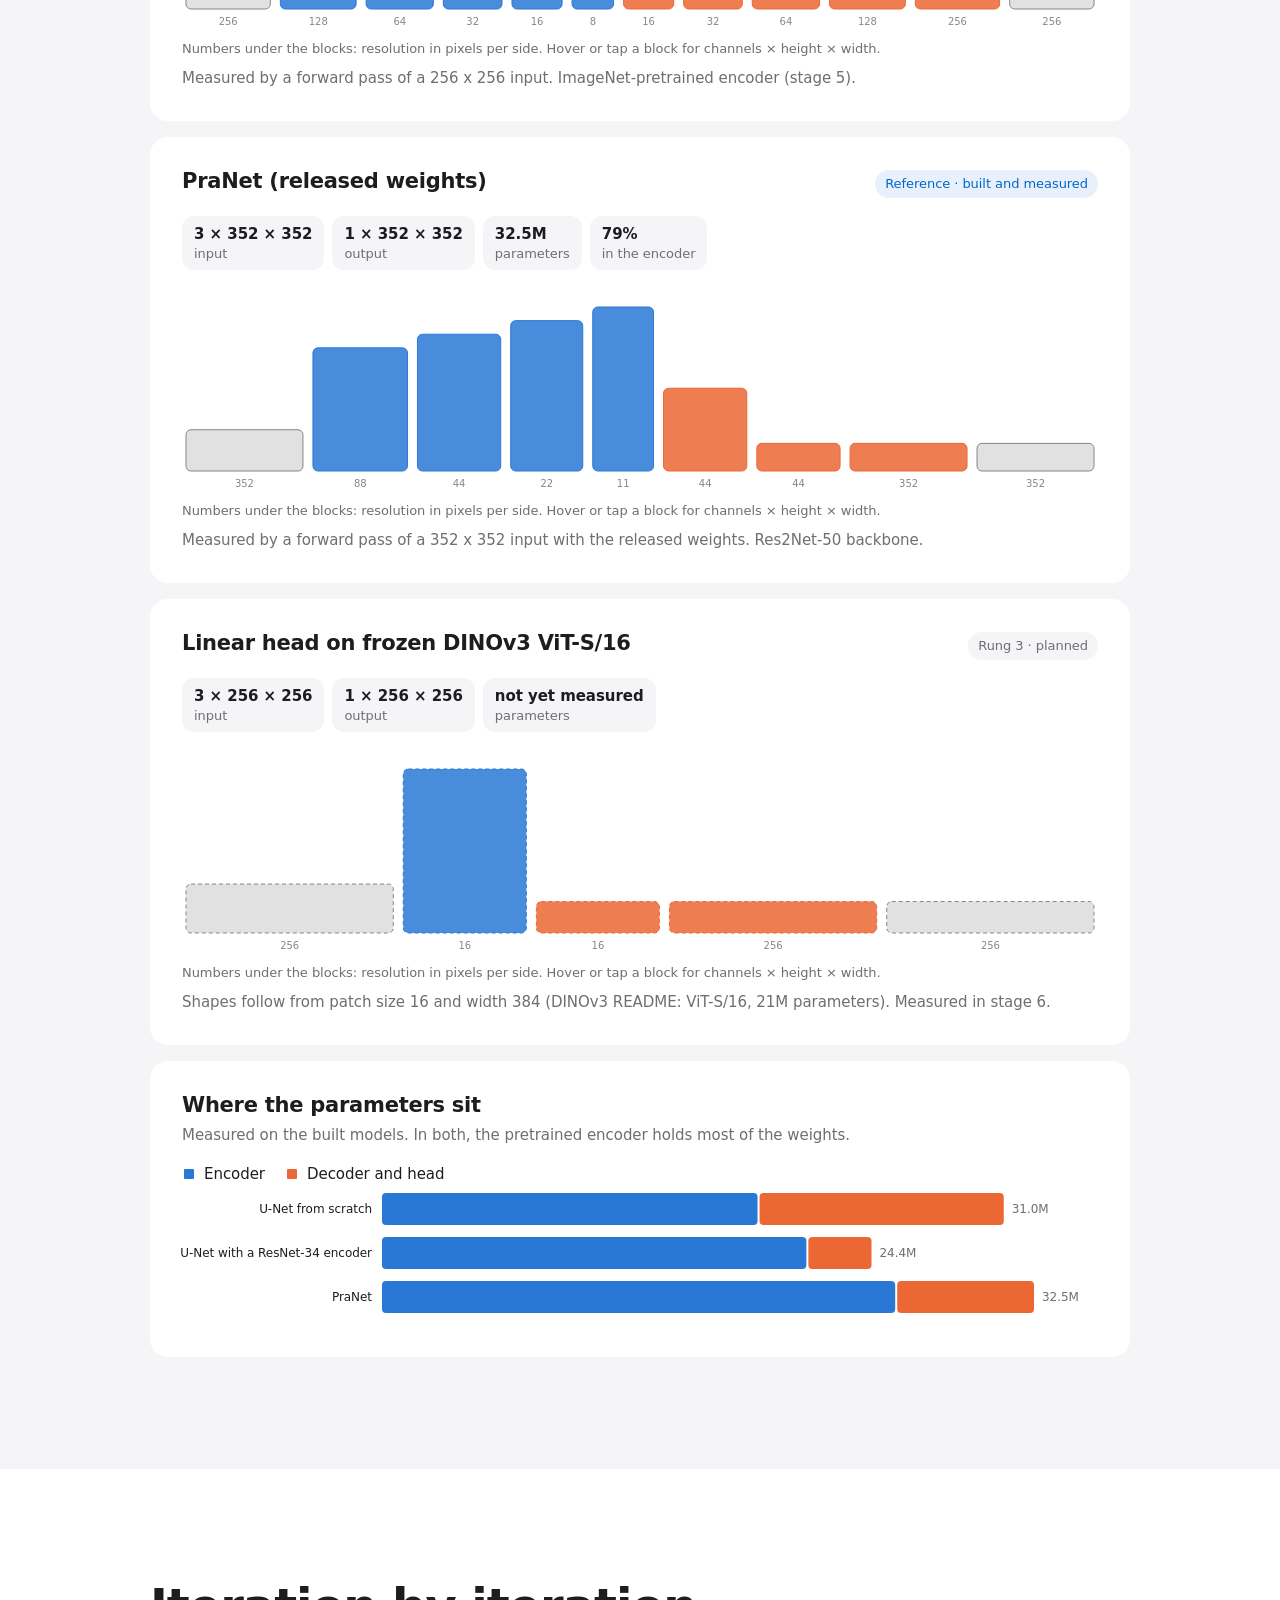
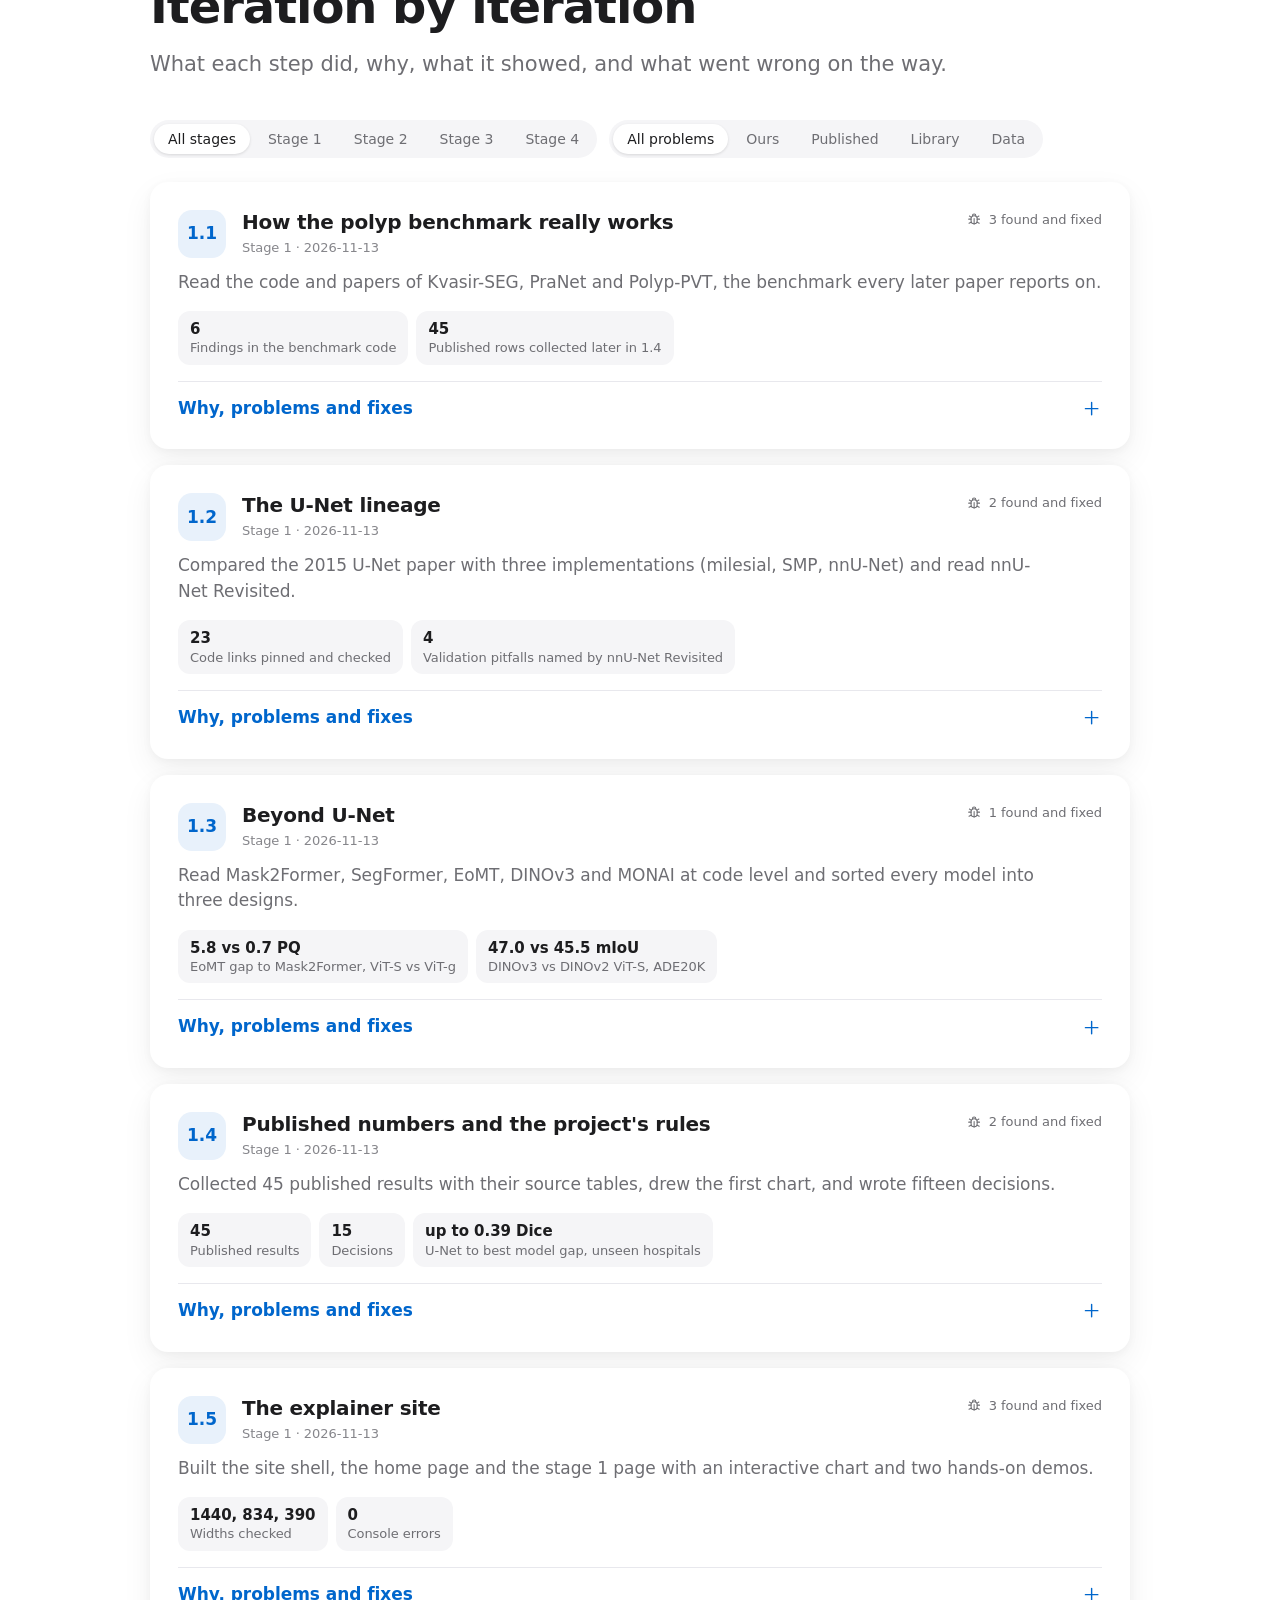
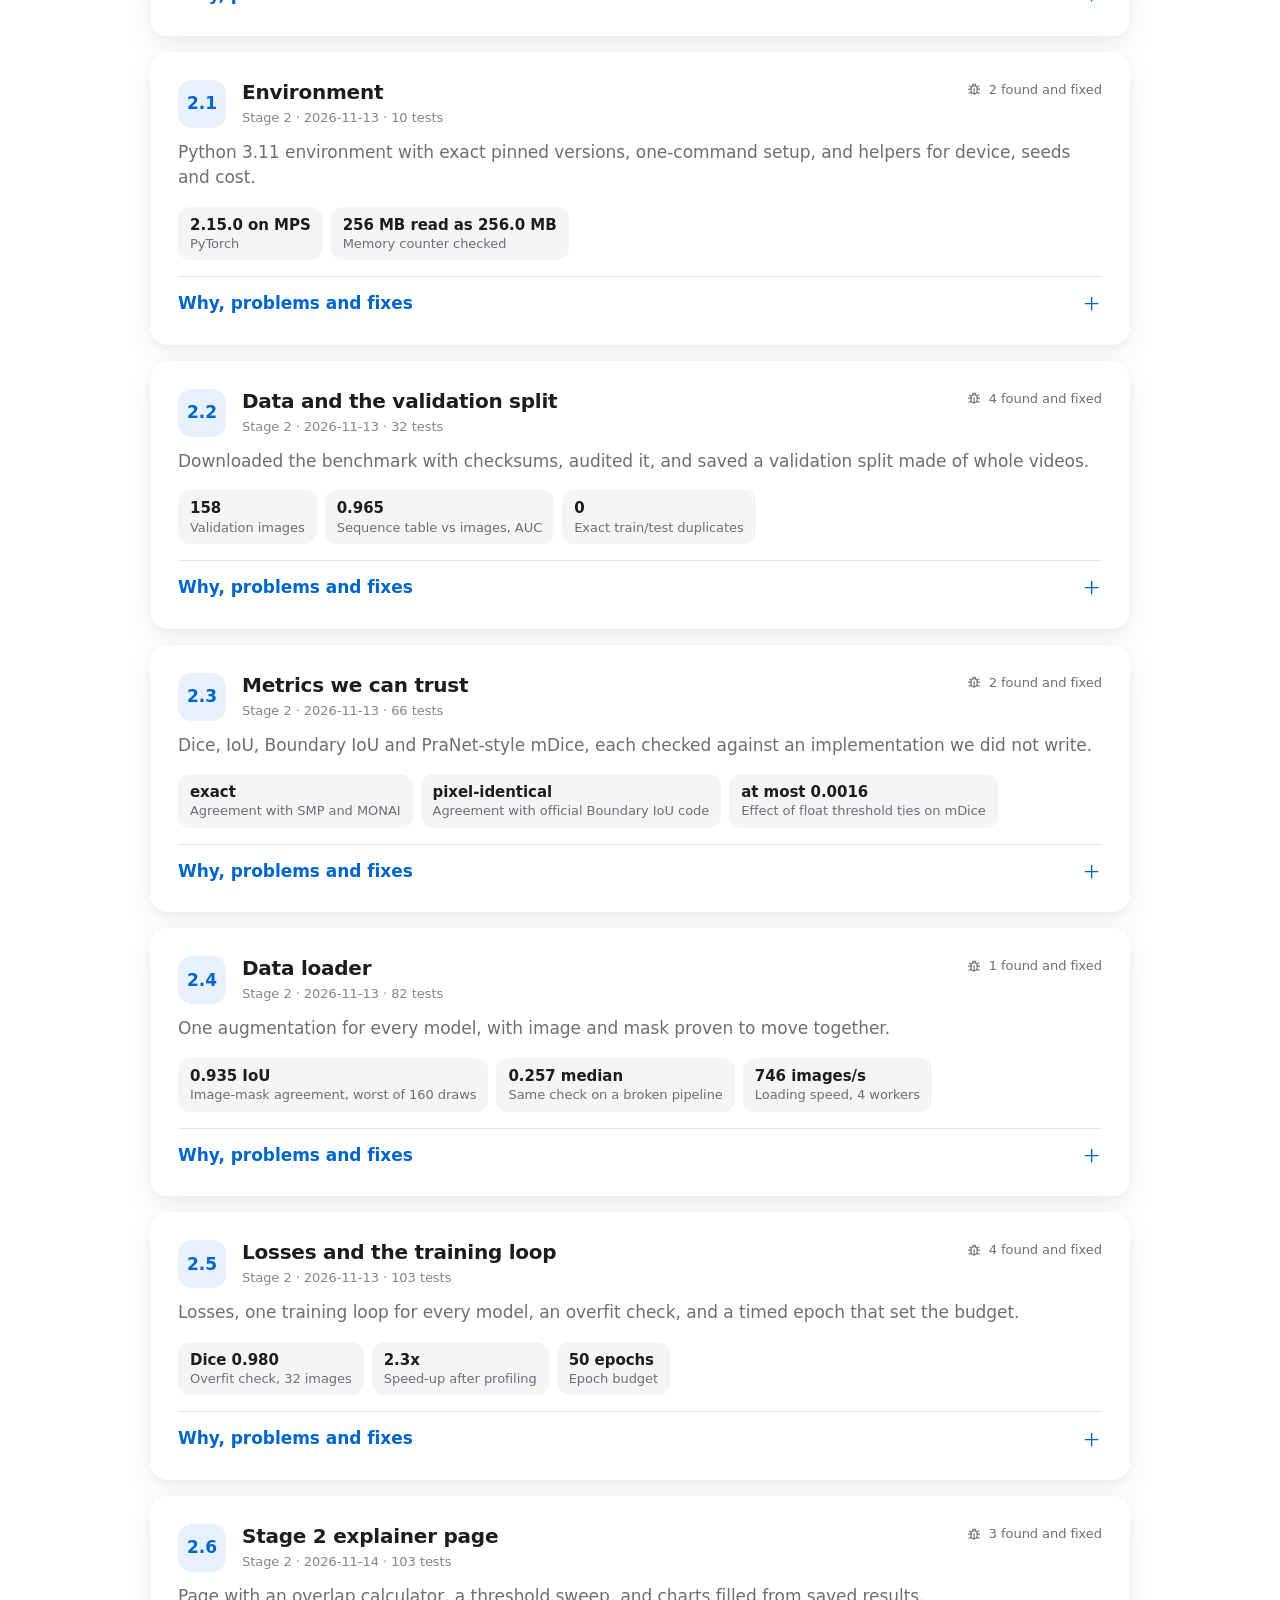
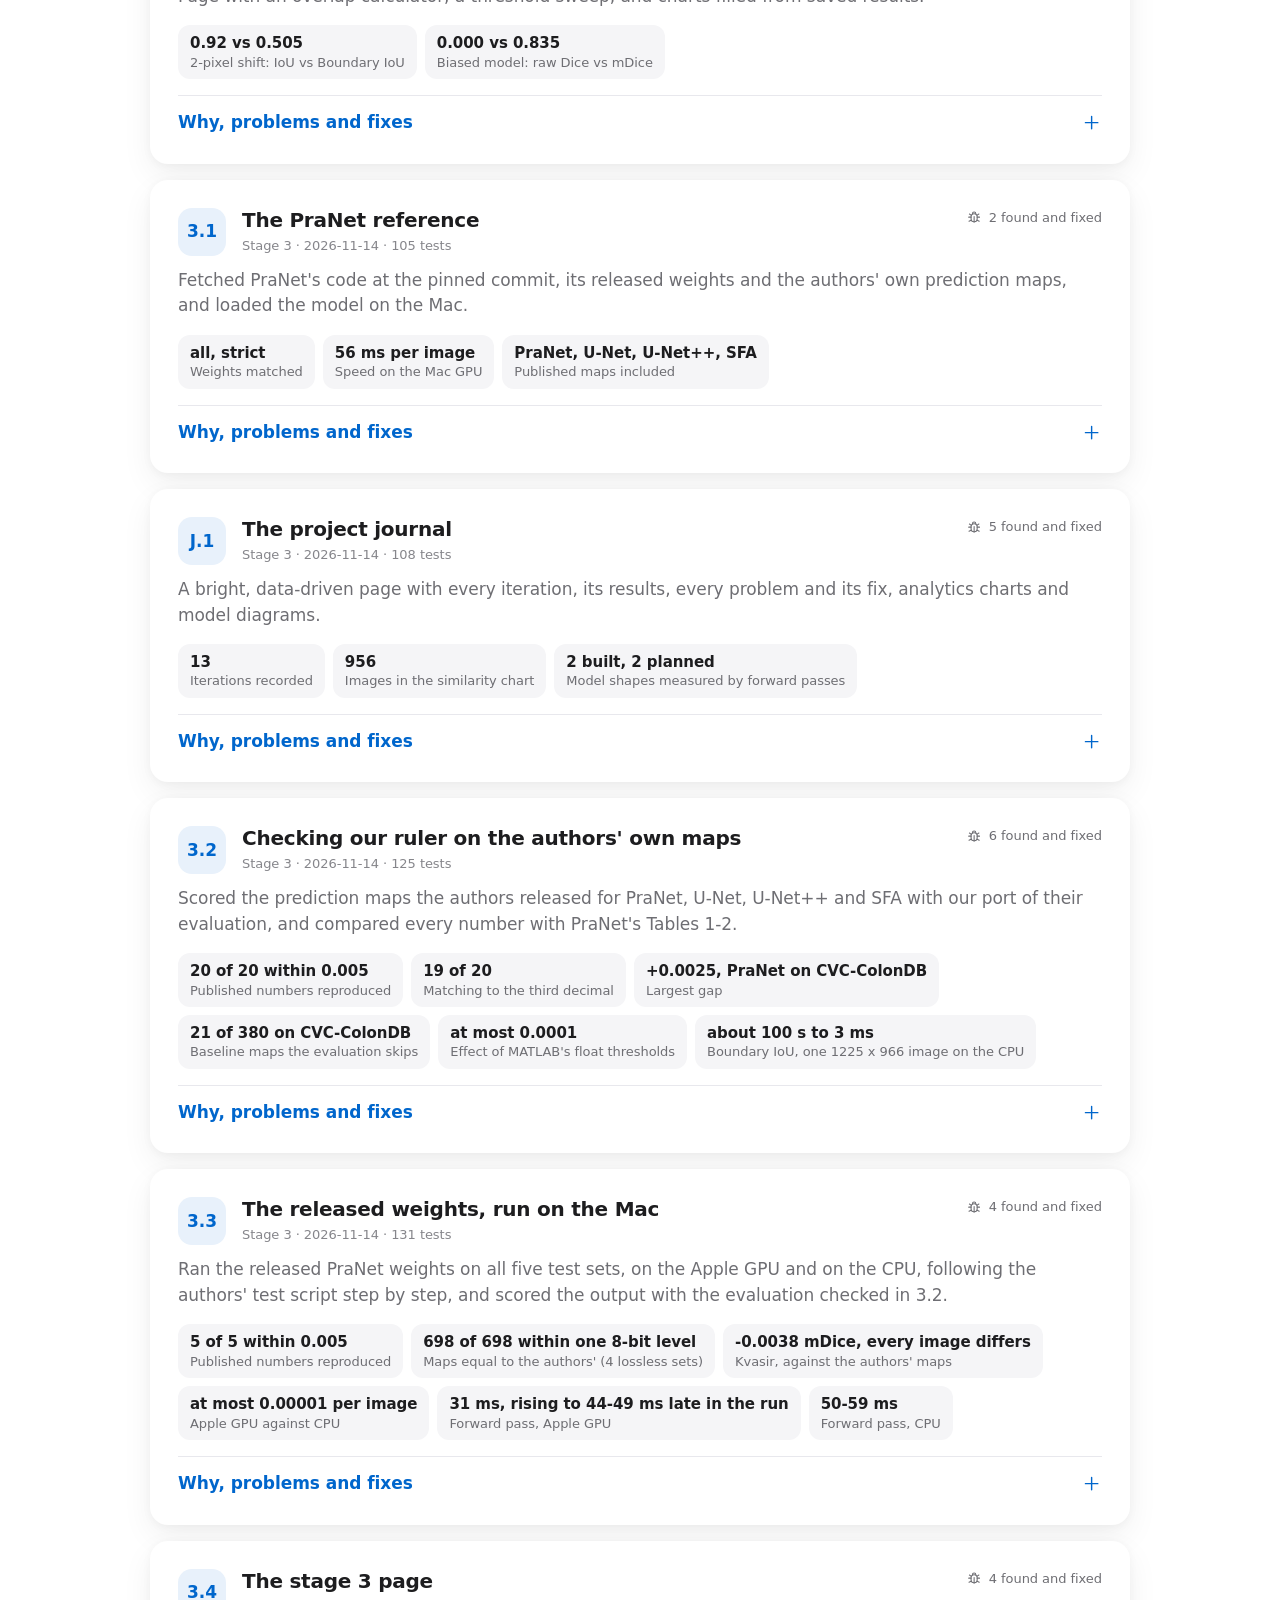
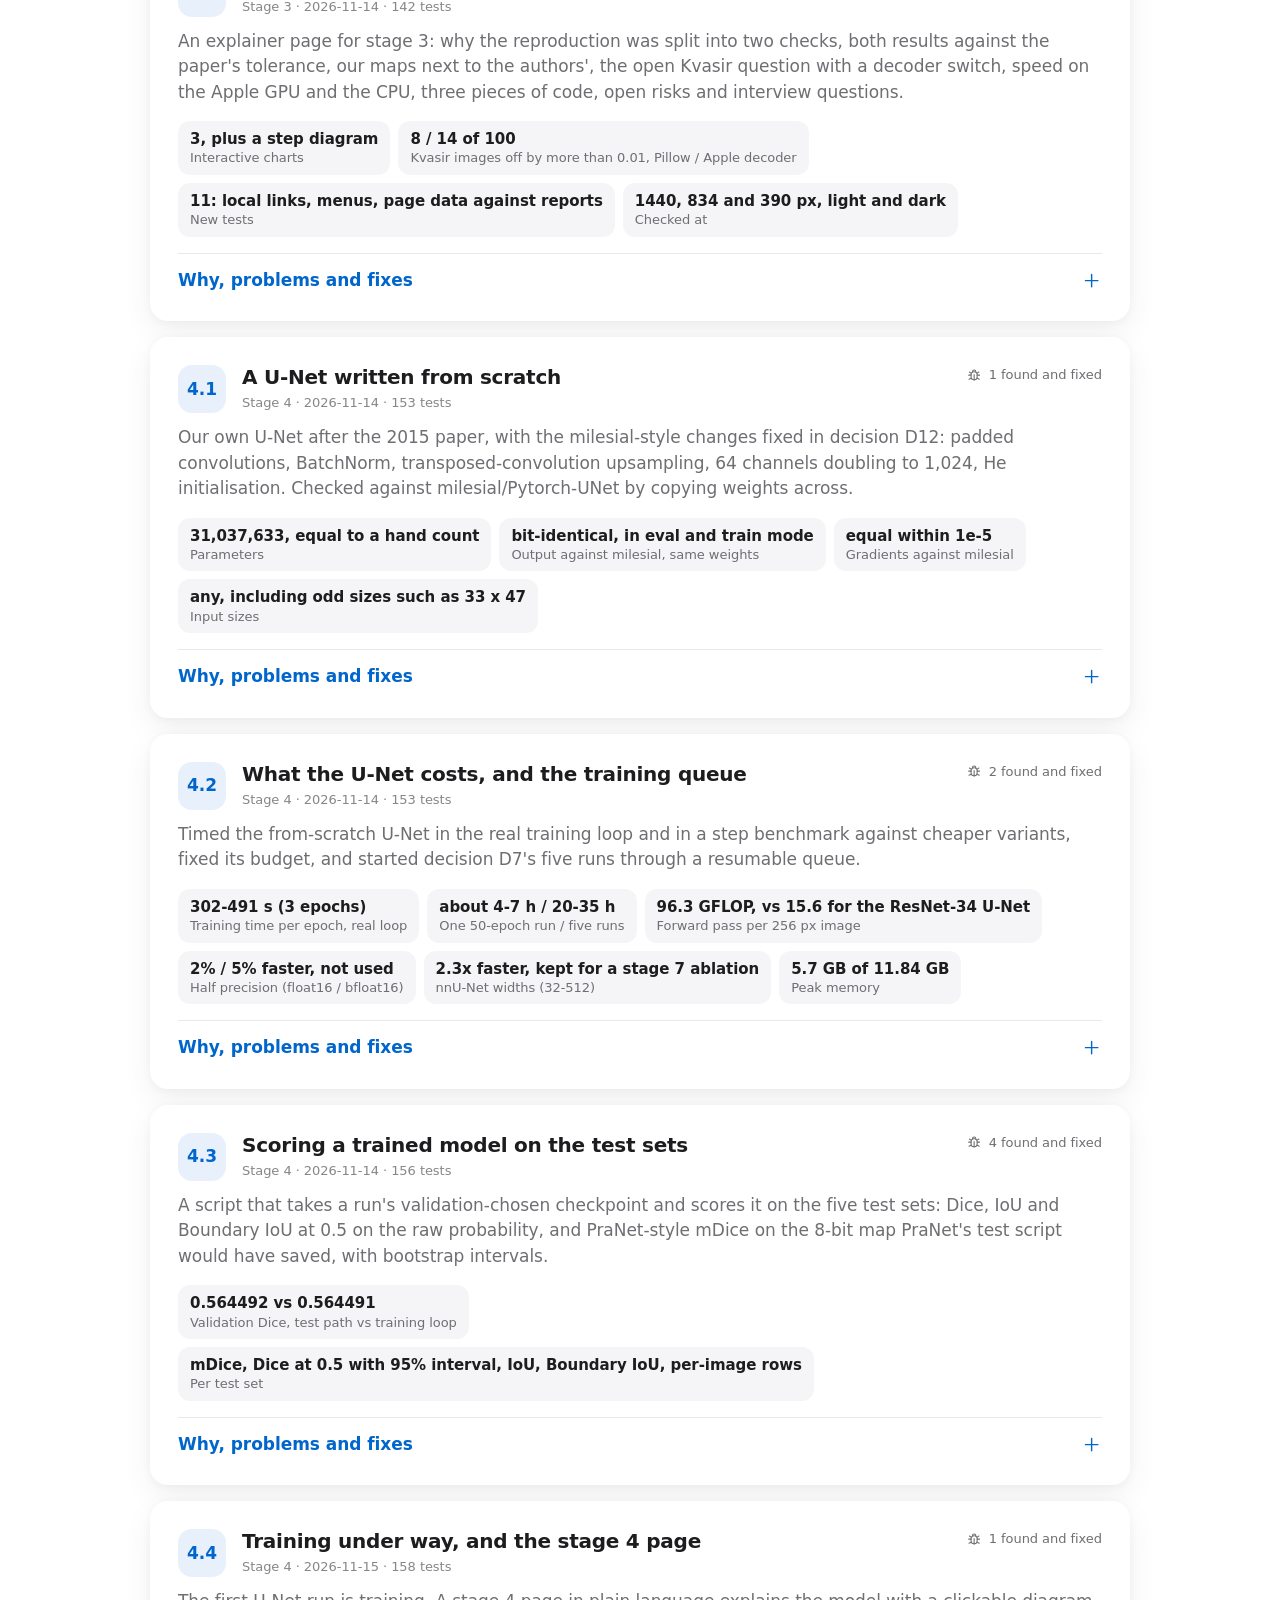
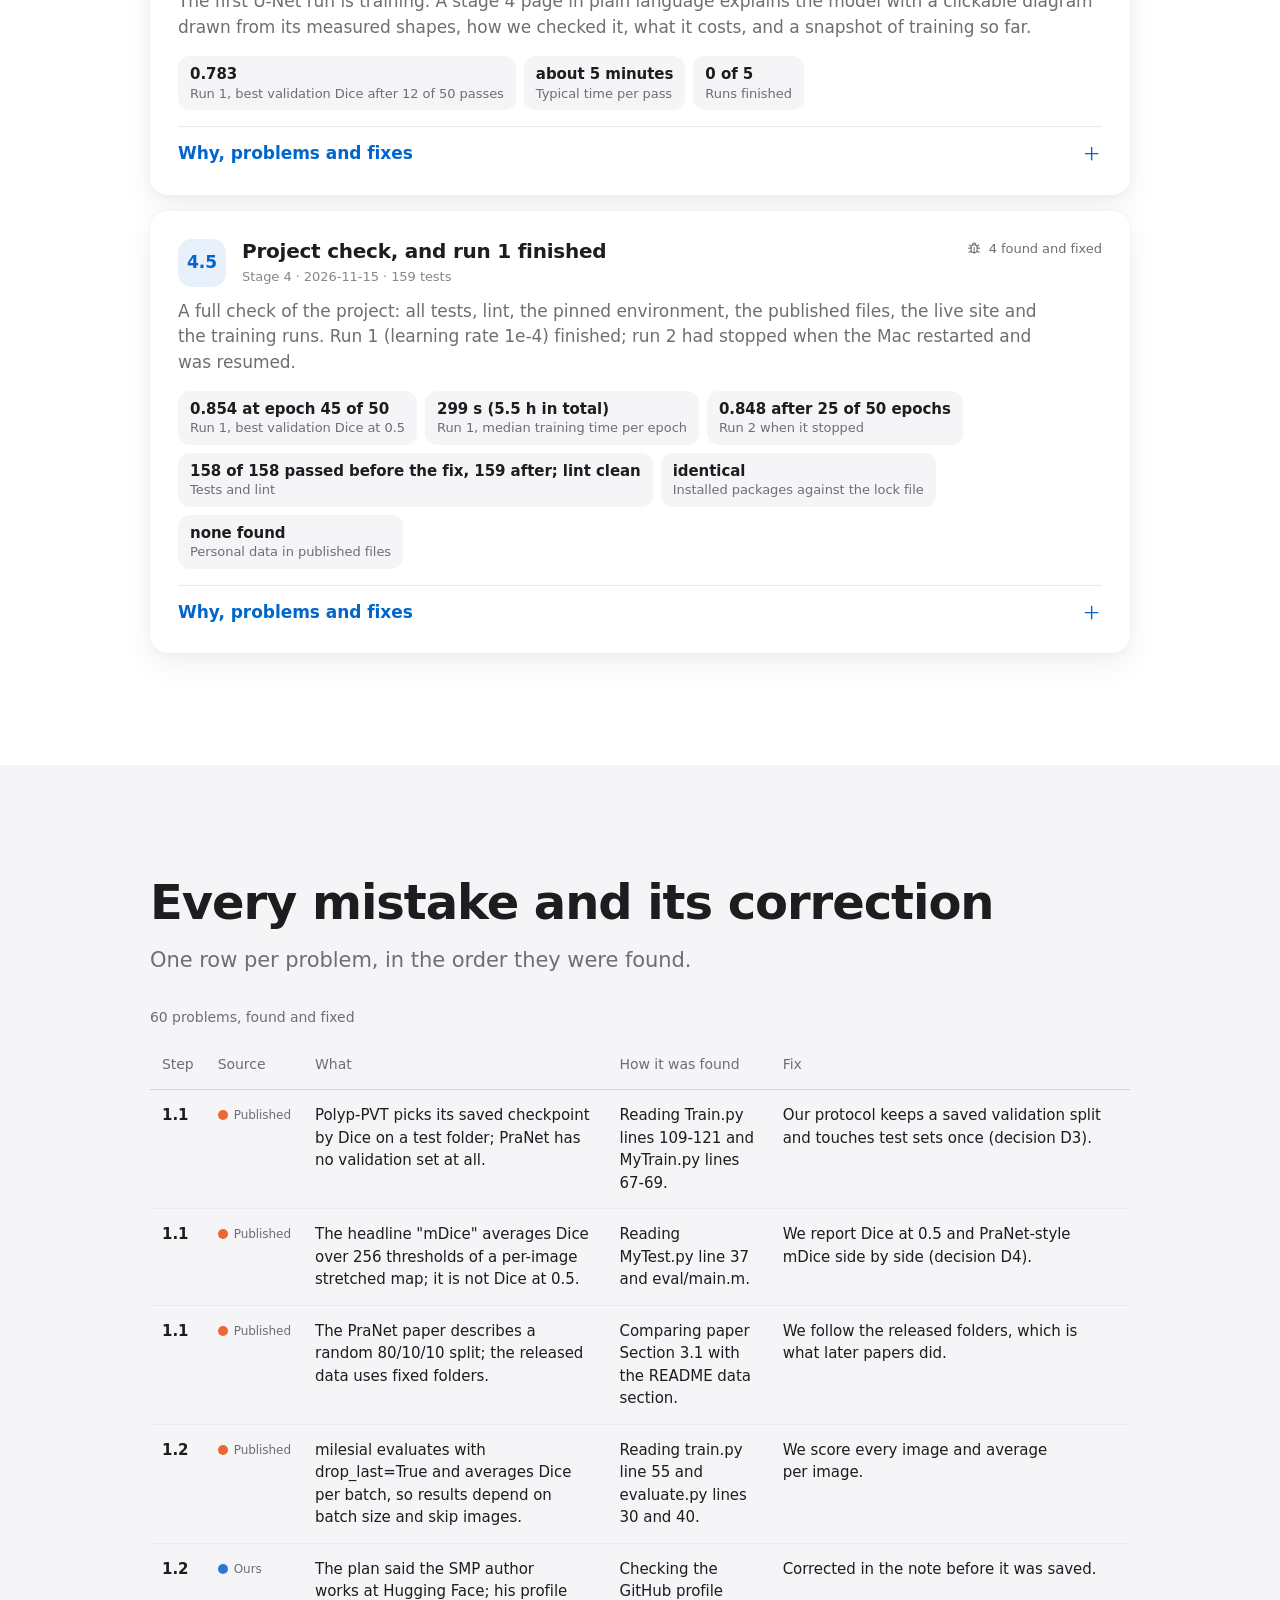
<file: site/journal.html>
<!doctype html>
<html lang="en">
<head>
  <meta charset="utf-8">
  <meta name="viewport" content="width=device-width, initial-scale=1">
  <title>Project Journal</title>
  <meta name="description" content="Every iteration of the polyp segmentation benchmark: what was done, the results, every mistake and problem found, and how each was fixed. Built from the project's saved data.">
  <link rel="icon" href="data:image/svg+xml,%3Csvg xmlns='http://www.w3.org/2000/svg' viewBox='0 0 24 24' fill='none' stroke='%230066cc' stroke-width='1.8'%3E%3Crect x='2.5' y='2.5' width='19' height='19' rx='5.5'/%3E%3Cpath d='M8 15.5c-1.6-2.4-.4-6 2.6-6.6 2.1-.4 2.7 1.1 4.3 1.1 2 0 3 2.2 1.8 4-1.4 2.2-6.9 4.3-8.7 1.5z' fill='%230066cc' fill-opacity='.25'/%3E%3C/svg%3E">
  <script>try{document.documentElement.dataset.theme=localStorage.getItem('theme')==='dark'?'dark':'light'}catch(e){document.documentElement.dataset.theme='light'}</script>
  <link rel="stylesheet" href="assets/style.css?v=9">
</head>
<body>
  <a class="visually-hidden" href="#main">Skip to content</a>
  <header class="site-header">
    <div class="wrap header-inner">
      <a class="brand" href="index.html"><svg class="icon brand-mark" aria-hidden="true"><use href="assets/icons.svg?v=6#i-mark"/></svg>Polyp segmentation benchmark</a>
      <div class="header-actions">
        <button class="theme-toggle" type="button" aria-label="Switch to dark theme" title="Switch theme"><svg class="icon icon-moon" aria-hidden="true"><use href="assets/icons.svg?v=6#i-moon"/></svg><svg class="icon icon-sun" aria-hidden="true"><use href="assets/icons.svg?v=6#i-sun"/></svg></button>
        <nav aria-label="Primary">
        <button class="menu-button" type="button" popovertarget="site-menu" aria-controls="site-menu">
          <svg class="icon" aria-hidden="true"><use href="assets/icons.svg?v=6#i-menu"/></svg><span>Menu</span>
        </button>
        <ul id="site-menu" class="nav-list" popover="auto">
          <li><a href="index.html">Overview</a></li>
          <li><a href="journal.html" aria-current="page">Journal</a></li>
          <li><a href="stage-1.html">Stage 1</a></li>
          <li><a href="stage-2.html">Stage 2</a></li>
          <li><a href="stage-3.html">Stage 3</a></li>
          <li><a href="stage-4.html">Stage 4</a></li>
        </ul>
      </nav>
      </div>
    </div>
  </header>

  <main id="main">
    <section class="hero">
      <div class="wrap">
        <h1>Every step, what went wrong, and what we did about it</h1>
        <p class="lead">The full record of the project: each iteration with its explanation and results, every mistake and problem we found, and how each one was fixed. Everything here is drawn from the project's saved data and from measurements of the real models.</p>
        <div class="stats" id="kpis" aria-live="polite">
          <div class="stat"><span class="stat-value" data-k="iterations">–</span><span class="stat-label">iterations so far</span></div>
          <div class="stat"><span class="stat-value" data-k="tests">–</span><span class="stat-label">automated tests</span></div>
          <div class="stat"><span class="stat-value" data-k="problems">–</span><span class="stat-label">problems found and fixed</span></div>
          <div class="stat"><span class="stat-value" data-k="published">–</span><span class="stat-label">problems in published code and papers</span></div>
        </div>
      </div>
    </section>

    <section class="alt">
      <div class="wrap">
        <h2>Where the project stands</h2>
        <p class="section-lead">Nine stages, done one at a time. Each finished stage has its own explainer page.</p>
        <ol class="progress-track" id="progress" aria-label="Stage progress"></ol>
      </div>
    </section>

    <section>
      <div class="wrap">
        <h2>Analytics</h2>
        <p class="section-lead">The patterns behind the individual iterations. Hover or focus any mark for its value; every chart has a table view.</p>

        <figure class="panel reveal" style="margin-top:40px">
          <h3>Where the problems came from</h3>
          <p class="note">Every problem found so far, by stage and by source. Most were our own slips, each caught by a check before it could affect a result.</p>
          <ul class="legend" id="kind-legend" aria-label="Legend"></ul>
          <div class="chart" id="chart-kinds" role="img" aria-label="Problems by stage and source"></div>
        </figure>

        <figure class="panel reveal">
          <h3>The test suite as the project grew</h3>
          <p class="note">Number of automated tests at the end of each iteration that added code.</p>
          <div class="chart" id="chart-tests" role="img" aria-label="Test count per iteration"></div>
        </figure>

        <figure class="panel reveal">
          <h3>Our evaluation against the published numbers</h3>
          <p class="note">The authors' own prediction maps, scored by our code. Each dot is one test set: our mDice minus the number in PraNet's Tables 1-2. The light band is the 0.005 tolerance we set in advance; the darker band is rounding to three decimals.</p>
          <div class="chart" id="chart-ruler" role="img" aria-label="Difference between our mDice and the published mDice for 4 methods on 5 test sets"></div>
          <figcaption><span id="ruler-summary">–</span> Data: <a class="doc-link" href="../reports/stage3_published_maps.md"><svg class="icon" aria-hidden="true"><use href="assets/icons.svg?v=6#i-doc"/></svg>stage3_published_maps.md</a></figcaption>
          <details class="accordion" style="margin-top:12px;border-top:0"><summary>Show as a table<svg class="icon" aria-hidden="true"><use href="assets/icons.svg?v=6#i-plus"/></svg></summary><div class="answer"><div class="table-wrap" id="table-ruler"></div></div></details>
        </figure>

        <figure class="panel reveal">
          <h3>What 21 skipped images change on CVC-ColonDB</h3>
          <p class="note">The evaluation reads only .png maps, and 21 baseline maps are .tif. The published scores of U-Net, U-Net++ and SFA cover 359 images; PraNet's cover all 380.</p>
          <div class="chart" id="chart-skipped" role="img" aria-label="mDice on 359 versus all 380 CVC-ColonDB images for three baselines"></div>
        </figure>

        <figure class="panel reveal">
          <h3>The released weights on the Mac, map by map</h3>
          <p class="note">Our run of the released PraNet weights against the maps the authors published, image by image. On the four sets with lossless originals every map matches within one 8-bit level. Kvasir, the only set that started as JPEG, differs on every image.</p>
          <div class="chart" id="chart-maps" role="img" aria-label="Share of maps identical, within one level, or different from the authors' maps, per test set"></div>
          <figcaption><span id="maps-summary">–</span> Data: <a class="doc-link" href="../reports/stage3_pranet_weights.md"><svg class="icon" aria-hidden="true"><use href="assets/icons.svg?v=6#i-doc"/></svg>stage3_pranet_weights.md</a></figcaption>
        </figure>

        <figure class="panel reveal">
          <h3>Which video feeds which set: CVC-ClinicDB</h3>
          <p class="note">Frames per video sequence. The benchmark's test frames (orange) come from 26 of 29 videos that also train the model. Our validation (aqua) uses the only three videos without test frames.</p>
          <ul class="legend" aria-label="Legend">
            <li><svg aria-hidden="true" style="fill:var(--s1)"><use href="assets/icons.svg?v=6#m-square"/></svg>Training</li>
            <li><svg aria-hidden="true" style="fill:var(--s3)"><use href="assets/icons.svg?v=6#m-square"/></svg>Our validation</li>
            <li><svg aria-hidden="true" style="fill:var(--s2)"><use href="assets/icons.svg?v=6#m-square"/></svg>Benchmark test</li>
          </ul>
          <div class="chart" id="chart-sequences" role="img" aria-label="CVC-ClinicDB frames per video, split into training, validation and test"></div>
          <details class="accordion" style="margin-top:12px;border-top:0"><summary>Show as a table<svg class="icon" aria-hidden="true"><use href="assets/icons.svg?v=6#i-plus"/></svg></summary><div class="answer"><div class="table-wrap" id="table-sequences"></div></div></details>
        </figure>

        <figure class="panel reveal">
          <h3>How close each evaluation image is to the training data</h3>
          <p class="note">One dot per image: the similarity of its features to the most similar training image. The black tick is the median. CVC-ClinicDB test sits far to the right: near-copies of training frames.</p>
          <div class="chart" id="chart-nearest" role="img" aria-label="Similarity of each evaluation image to its nearest training image"></div>
          <figcaption>ResNet-18 features, cosine similarity, <span id="nearest-count">–</span> images. Data: <a class="doc-link" href="../reports/data_inventory.md"><svg class="icon" aria-hidden="true"><use href="assets/icons.svg?v=6#i-doc"/></svg>data_inventory.md</a></figcaption>
        </figure>

        <figure class="panel reveal">
          <h3>The data at a glance</h3>
          <p class="note">Images per set after our split. The three test sets from unseen hospitals are where models differ most.</p>
          <div class="chart" id="chart-sizes" role="img" aria-label="Number of images per set"></div>
        </figure>
      </div>
    </section>

    <section class="alt">
      <div class="wrap">
        <h2>The models</h2>
        <p class="section-lead">Each block is one stage of the network, sized by its feature maps: taller for more channels, wider for higher resolution. Shapes of built models come from a real forward pass.</p>
        <div id="models"></div>
        <figure class="panel reveal" style="margin-top:16px">
          <h3>Where the parameters sit</h3>
          <p class="note">Measured on the built models. In both, the pretrained encoder holds most of the weights.</p>
          <ul class="legend" aria-label="Legend">
            <li><svg aria-hidden="true" style="fill:var(--s1)"><use href="assets/icons.svg?v=6#m-square"/></svg>Encoder</li>
            <li><svg aria-hidden="true" style="fill:var(--s2)"><use href="assets/icons.svg?v=6#m-square"/></svg>Decoder and head</li>
          </ul>
          <div class="chart" id="chart-params" role="img" aria-label="Parameters per model, encoder versus decoder"></div>
        </figure>
      </div>
    </section>

    <section>
      <div class="wrap">
        <h2>Iteration by iteration</h2>
        <p class="section-lead">What each step did, why, what it showed, and what went wrong on the way.</p>
        <div class="filters" role="group" aria-label="Filter by stage">
          <div class="segmented" id="stage-filter"></div>
          <div class="segmented" id="kind-filter"></div>
        </div>
        <ol class="timeline" id="timeline"></ol>
      </div>
    </section>

    <section class="alt">
      <div class="wrap">
        <h2>Every mistake and its correction</h2>
        <p class="section-lead">One row per problem, in the order they were found.</p>
        <div class="table-wrap" id="problems-table"></div>
      </div>
    </section>
  </main>

  <footer class="site-footer">
    <div class="wrap">
      <p>Generated from <a href="../research/journal.yaml">research/journal.yaml</a>, the saved reports and the models themselves by <code>scripts/build_site_data.py</code>, on <span id="generated">–</span>.</p>
    </div>
  </footer>
  <script src="assets/site.js?v=10" defer></script>
  <script src="assets/journal.js?v=11" defer></script>
</body>
</html>
</file>
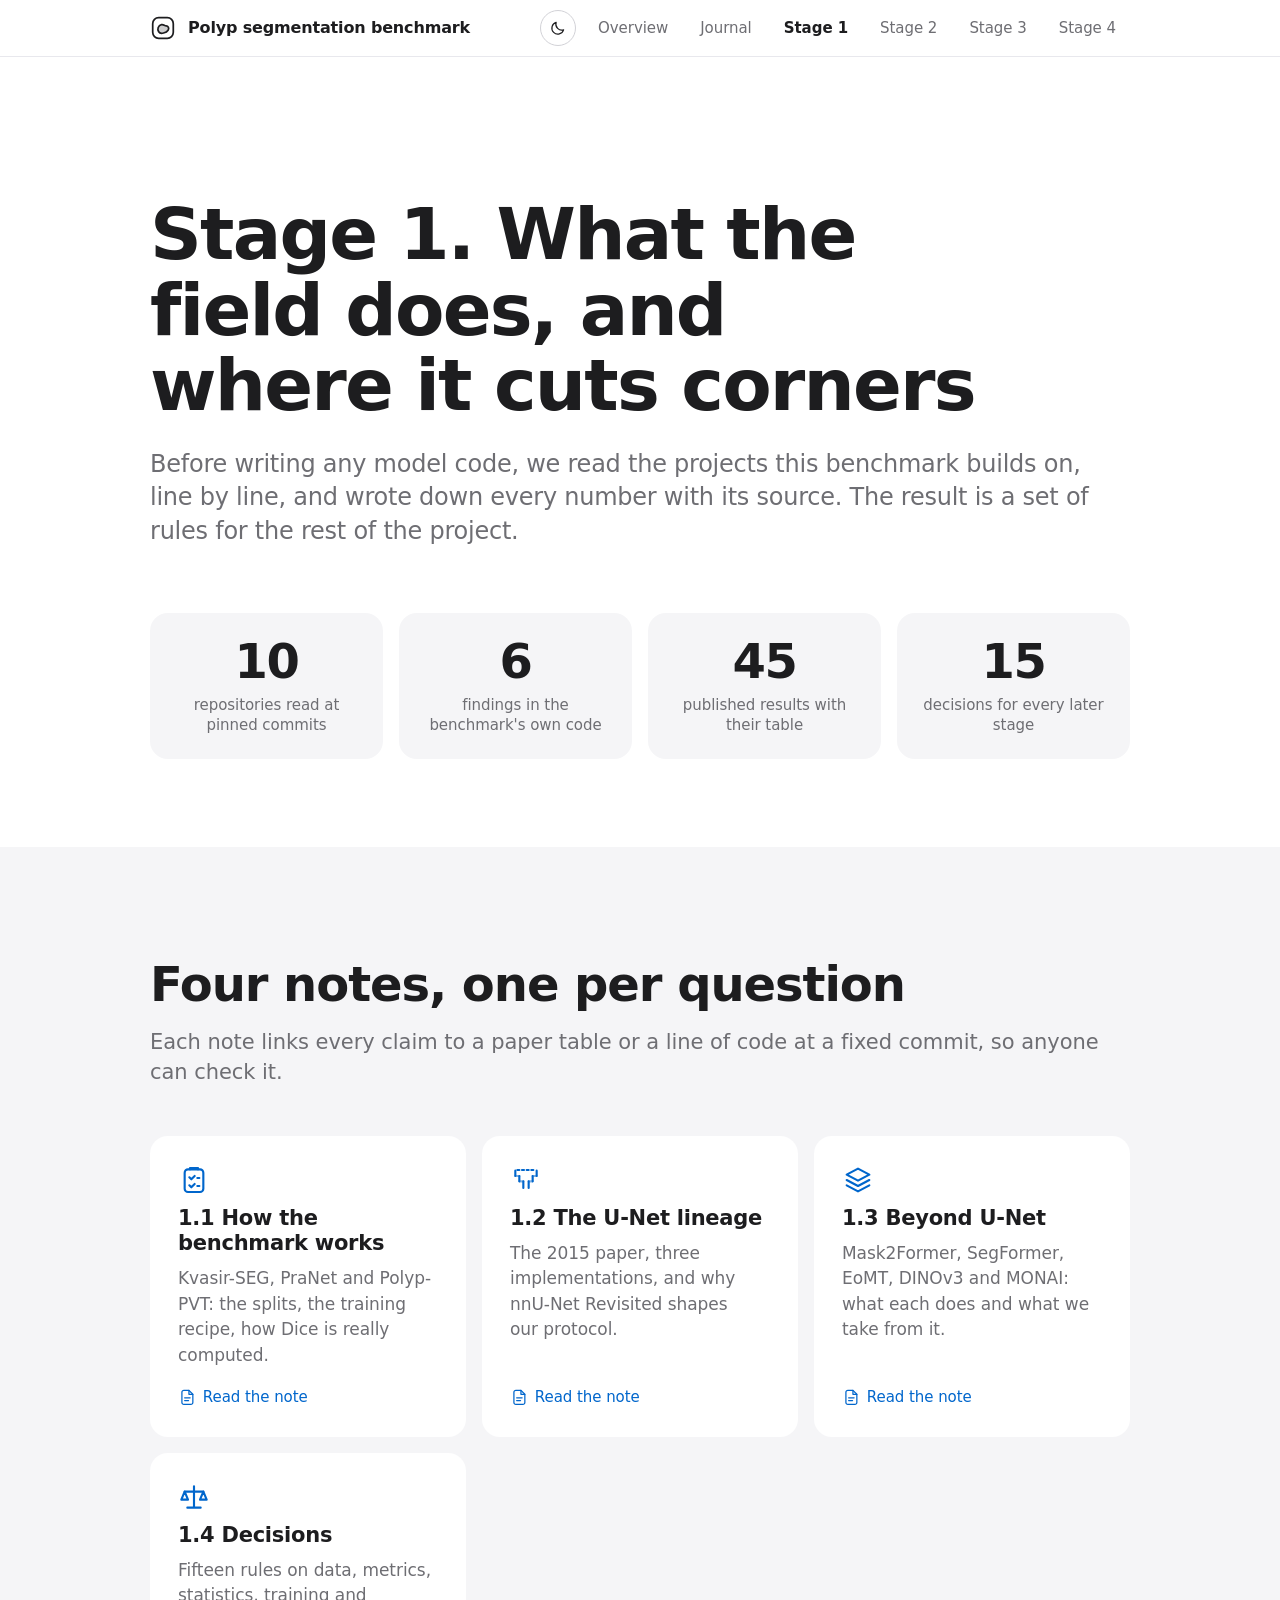
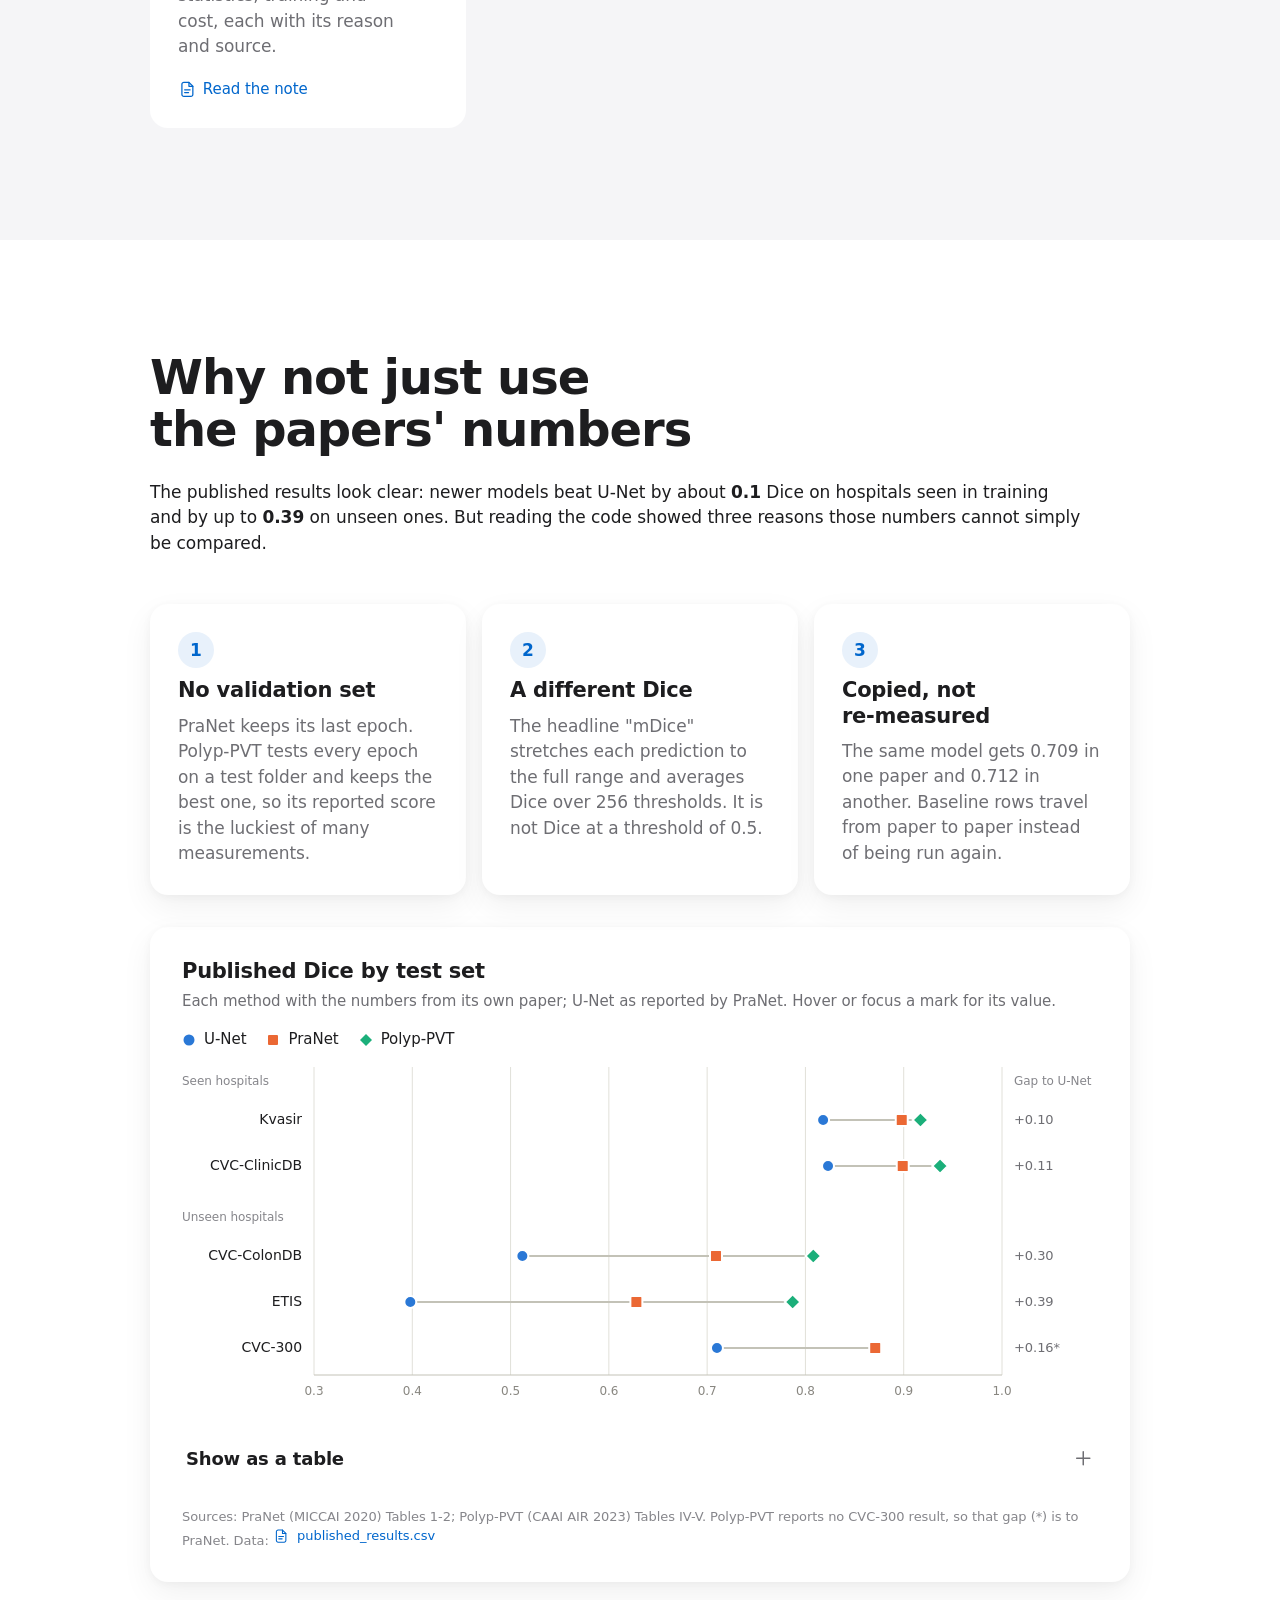
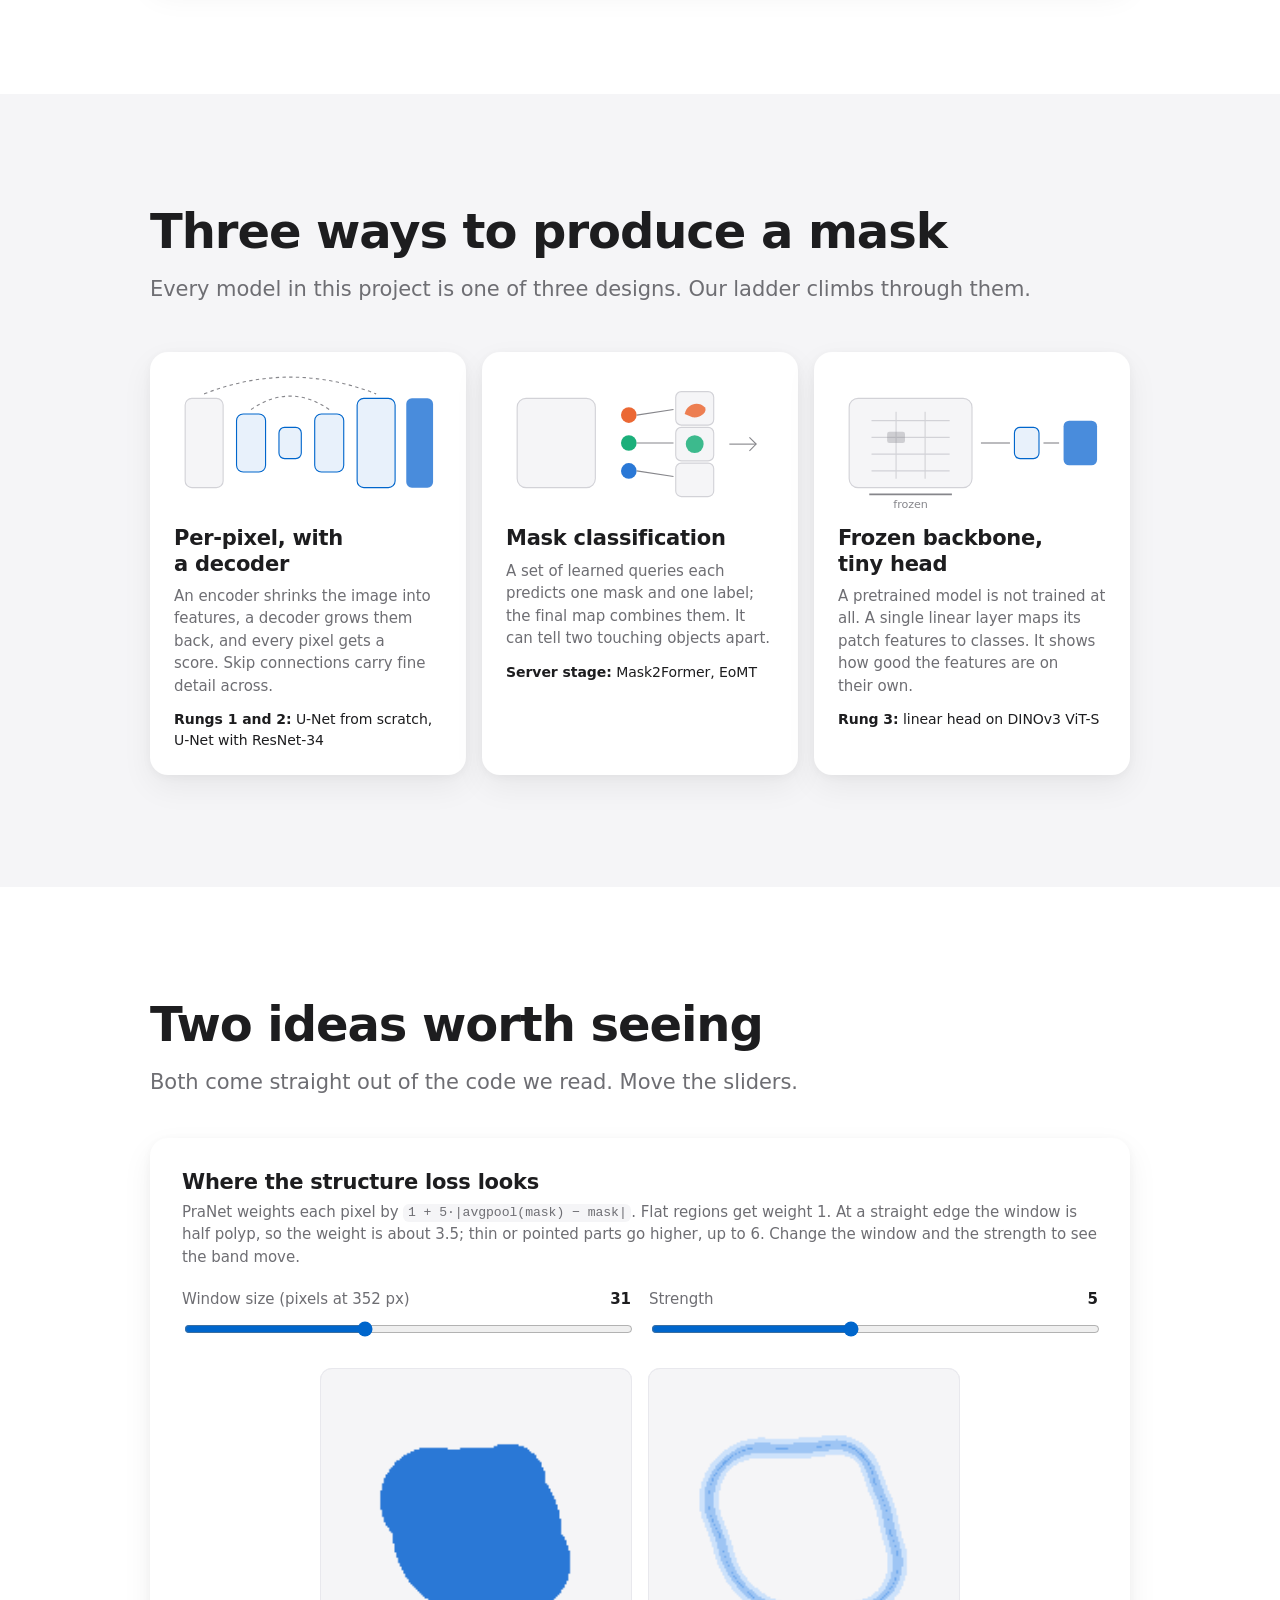
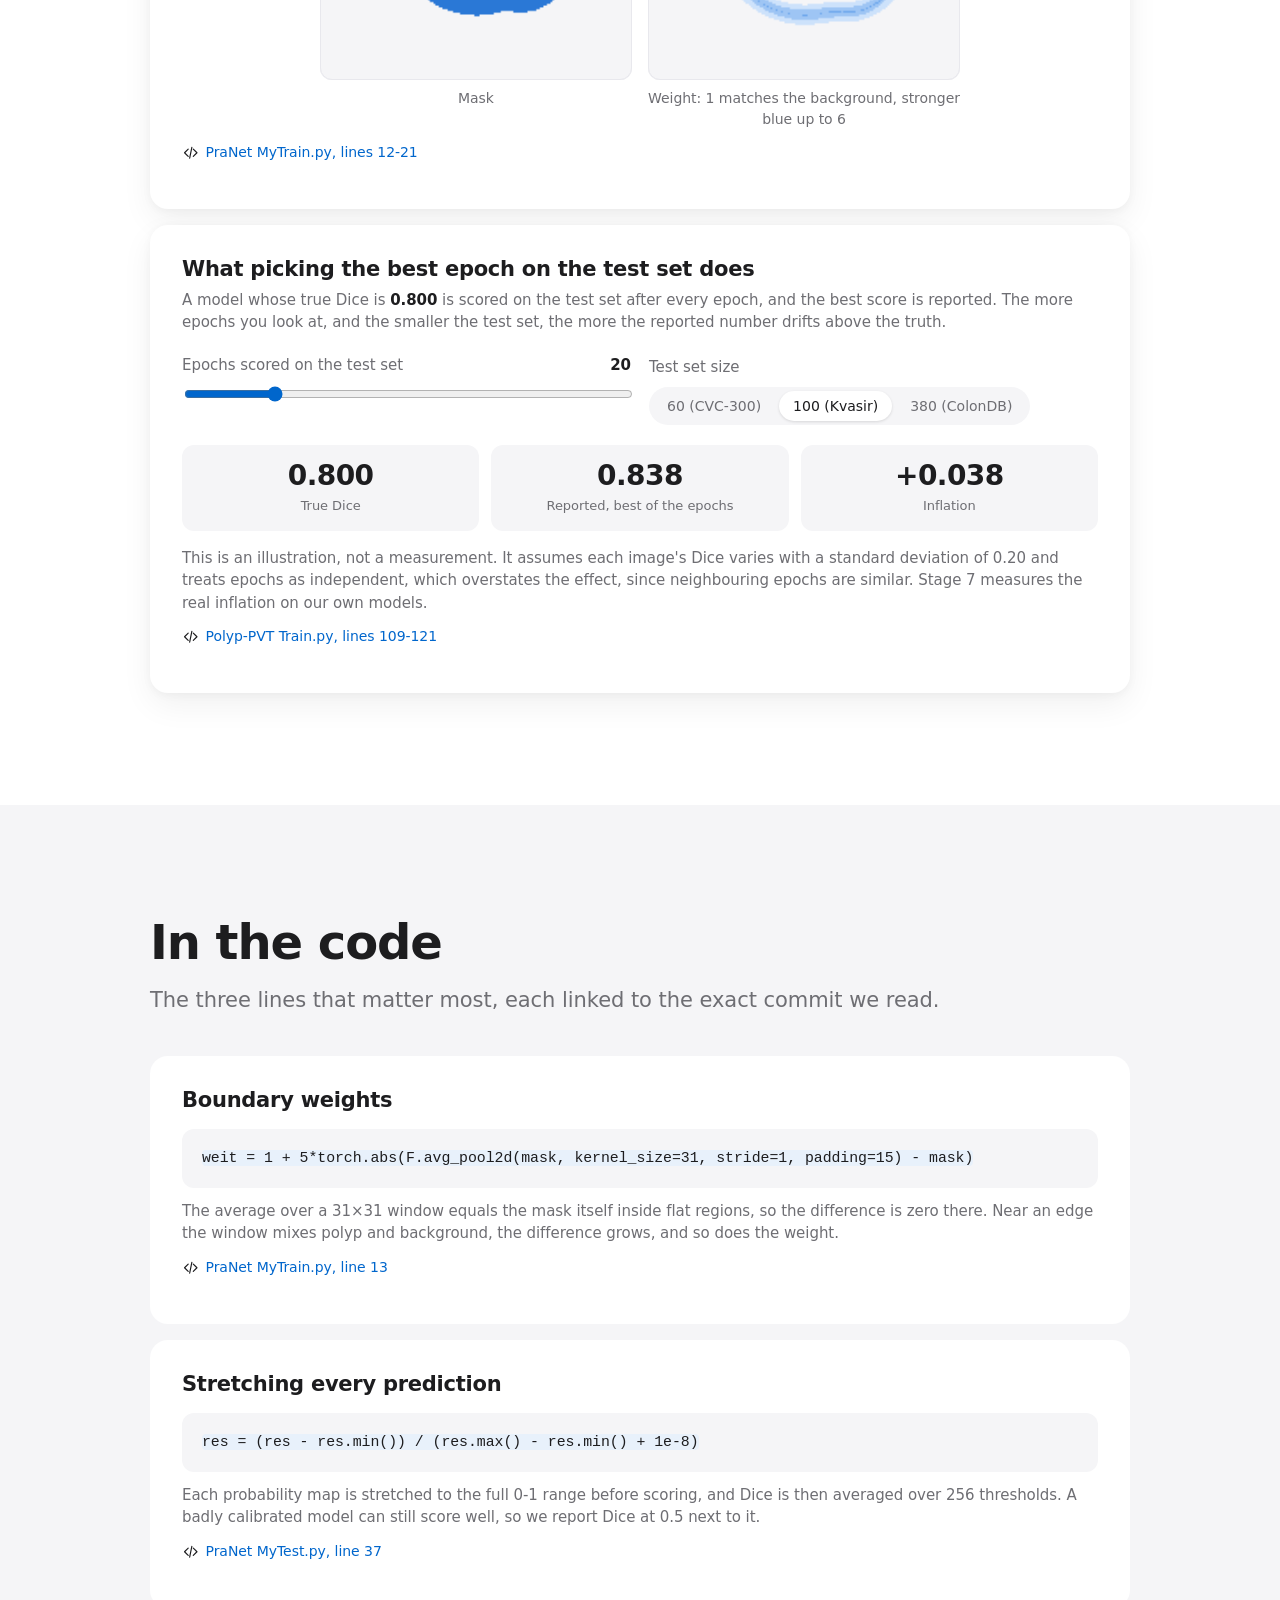
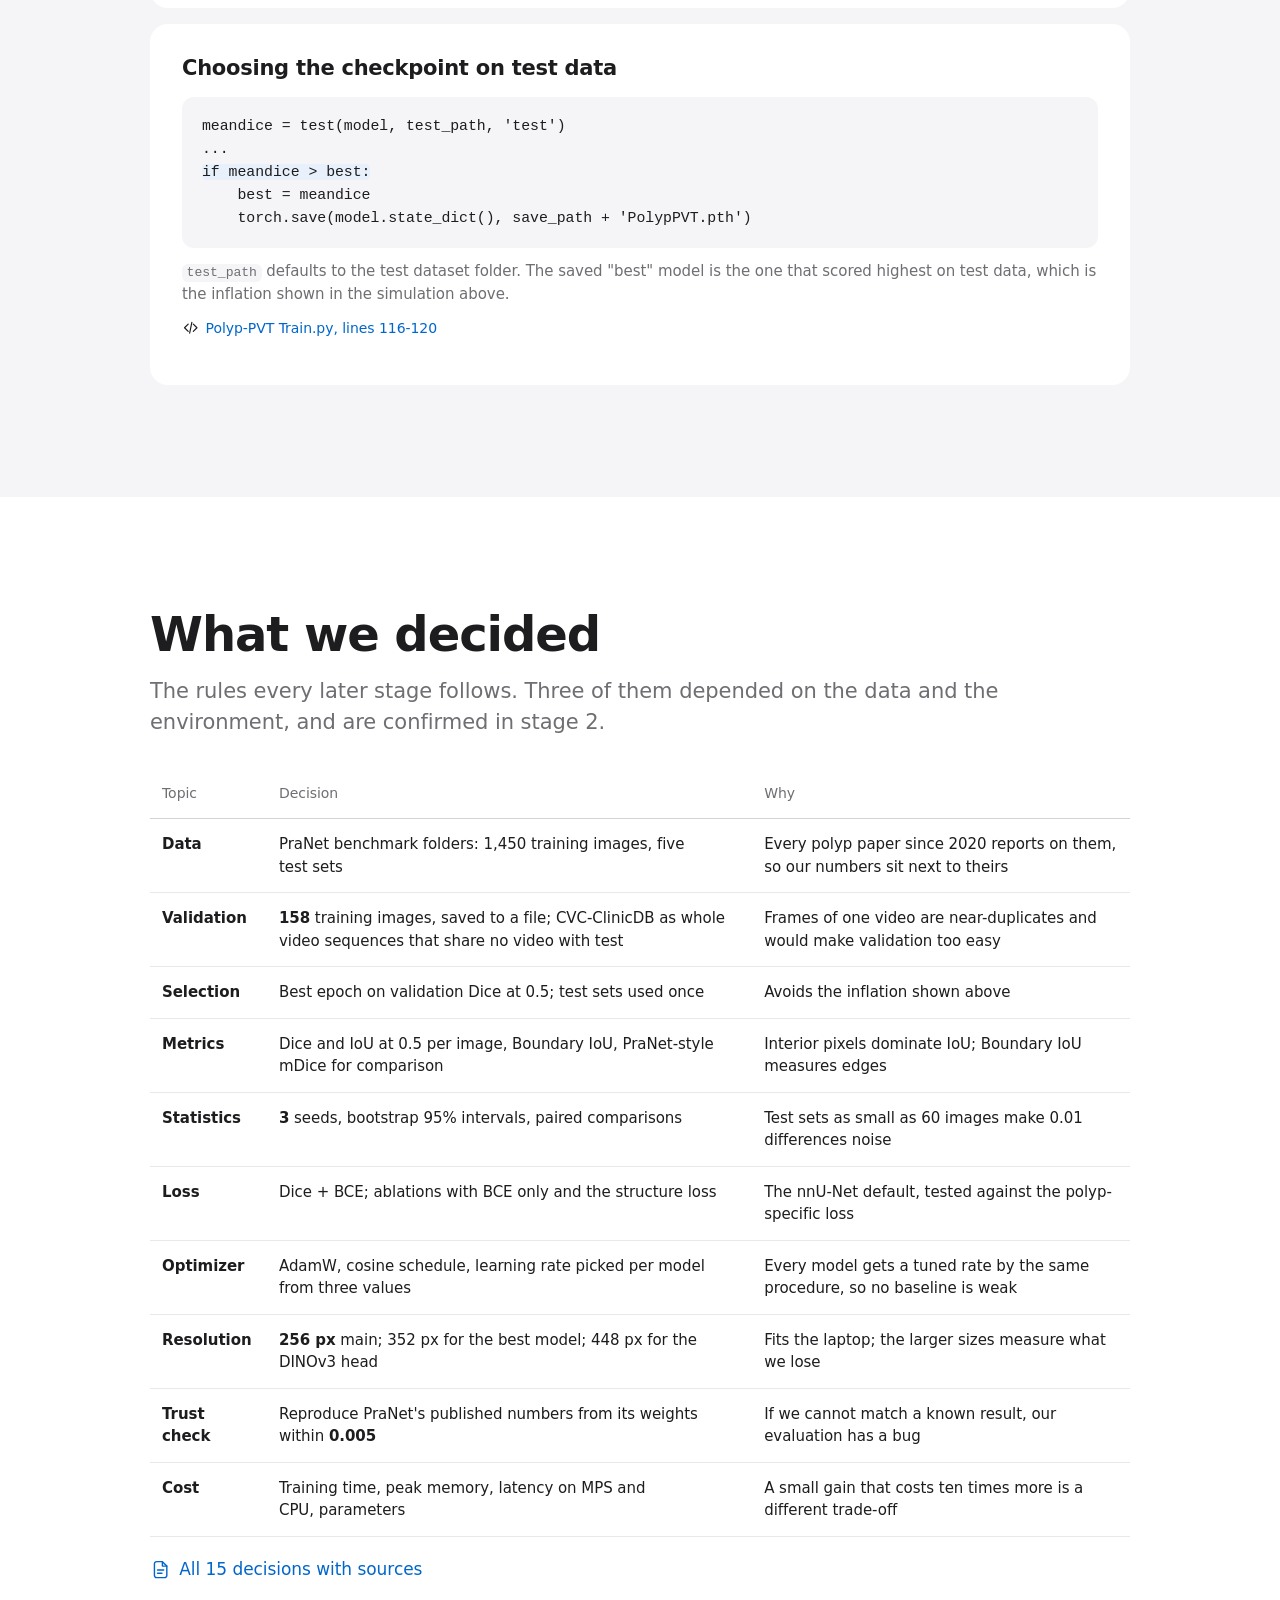
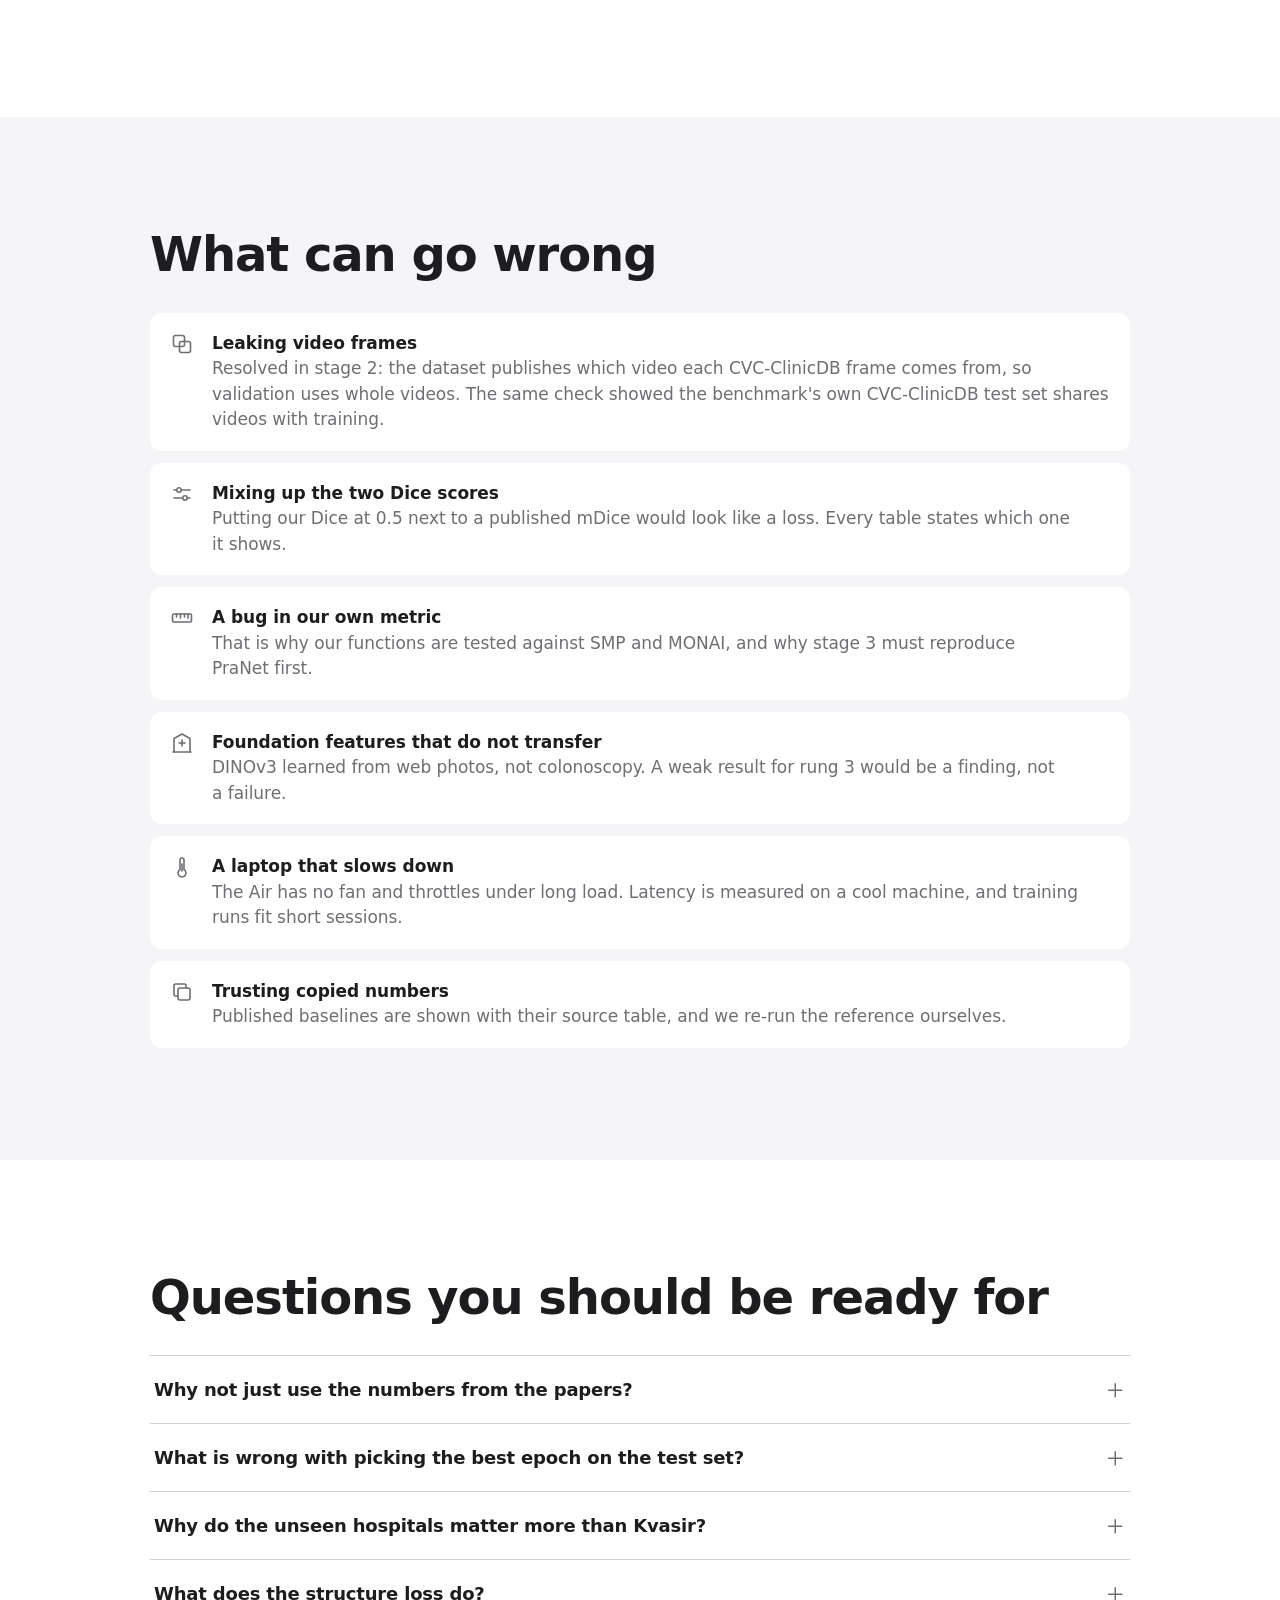
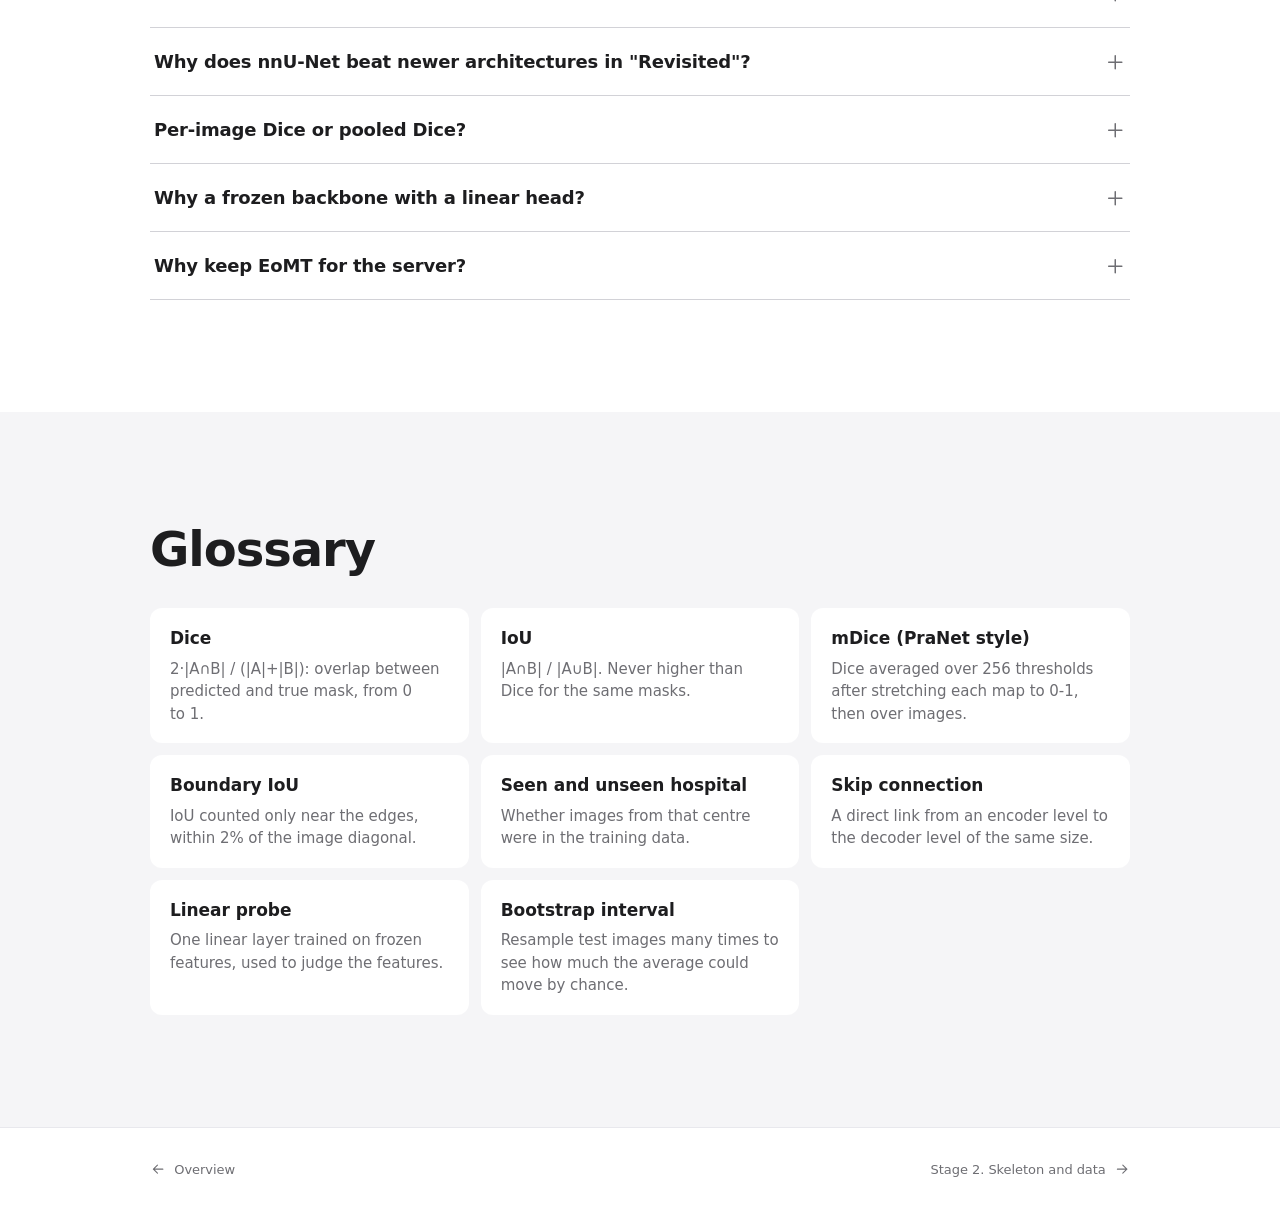
<file: site/stage-1.html>
<!doctype html>
<html lang="en">
<head>
  <meta charset="utf-8">
  <meta name="viewport" content="width=device-width, initial-scale=1">
  <title>Stage 1 · Field Review</title>
  <meta name="description" content="Stage 1 of the polyp segmentation benchmark: ten real projects read at code level, published numbers collected, and the rules the project follows.">
  <link rel="icon" href="data:image/svg+xml,%3Csvg xmlns='http://www.w3.org/2000/svg' viewBox='0 0 24 24' fill='none' stroke='%230066cc' stroke-width='1.8'%3E%3Crect x='2.5' y='2.5' width='19' height='19' rx='5.5'/%3E%3Cpath d='M8 15.5c-1.6-2.4-.4-6 2.6-6.6 2.1-.4 2.7 1.1 4.3 1.1 2 0 3 2.2 1.8 4-1.4 2.2-6.9 4.3-8.7 1.5z' fill='%230066cc' fill-opacity='.25'/%3E%3C/svg%3E">
  <script>try{document.documentElement.dataset.theme=localStorage.getItem('theme')==='dark'?'dark':'light'}catch(e){document.documentElement.dataset.theme='light'}</script>
  <link rel="stylesheet" href="assets/style.css?v=9">
</head>
<body>
  <a class="visually-hidden" href="#main">Skip to content</a>
  <header class="site-header">
    <div class="wrap header-inner">
      <a class="brand" href="index.html"><svg class="icon brand-mark" aria-hidden="true"><use href="assets/icons.svg?v=6#i-mark"/></svg>Polyp segmentation benchmark</a>
      <div class="header-actions">
        <button class="theme-toggle" type="button" aria-label="Switch to dark theme" title="Switch theme"><svg class="icon icon-moon" aria-hidden="true"><use href="assets/icons.svg?v=6#i-moon"/></svg><svg class="icon icon-sun" aria-hidden="true"><use href="assets/icons.svg?v=6#i-sun"/></svg></button>
        <nav aria-label="Primary">
        <button class="menu-button" type="button" popovertarget="site-menu" aria-controls="site-menu">
          <svg class="icon" aria-hidden="true"><use href="assets/icons.svg?v=6#i-menu"/></svg><span>Menu</span>
        </button>
        <ul id="site-menu" class="nav-list" popover="auto">
          <li><a href="index.html">Overview</a></li>
          <li><a href="journal.html">Journal</a></li>
          <li><a href="stage-1.html" aria-current="page">Stage 1</a></li>
          <li><a href="stage-2.html">Stage 2</a></li>
          <li><a href="stage-3.html">Stage 3</a></li>
          <li><a href="stage-4.html">Stage 4</a></li>
        </ul>
      </nav>
      </div>
    </div>
  </header>

  <main id="main">
    <!-- 1. What we did -->
    <section class="hero">
      <div class="wrap">
        <h1>Stage 1. What the field does, and where it cuts corners</h1>
        <p class="lead">Before writing any model code, we read the projects this benchmark builds on, line by line, and wrote down every number with its source. The result is a set of rules for the rest of the project.</p>
        <div class="stats">
          <div class="stat"><span class="stat-value">10</span><span class="stat-label">repositories read at pinned commits</span></div>
          <div class="stat"><span class="stat-value">6</span><span class="stat-label">findings in the benchmark's own code</span></div>
          <div class="stat"><span class="stat-value">45</span><span class="stat-label">published results with their table</span></div>
          <div class="stat"><span class="stat-value">15</span><span class="stat-label">decisions for every later stage</span></div>
        </div>
      </div>
    </section>

    <section class="alt">
      <div class="wrap">
        <h2>Four notes, one per question</h2>
        <p class="section-lead">Each note links every claim to a paper table or a line of code at a fixed commit, so anyone can check it.</p>
        <div class="cards">
          <a class="card reveal" href="../research/01_polyp_protocol.md">
            <svg class="icon card-icon" aria-hidden="true"><use href="assets/icons.svg?v=6#i-protocol"/></svg>
            <h3>1.1 How the benchmark works</h3>
            <p>Kvasir-SEG, PraNet and Polyp-PVT: the splits, the training recipe, how Dice is really computed.</p>
            <span class="card-foot"><svg class="icon" aria-hidden="true"><use href="assets/icons.svg?v=6#i-doc"/></svg>Read the note</span>
          </a>
          <a class="card reveal" href="../research/02_unet_lineage.md">
            <svg class="icon card-icon" aria-hidden="true"><use href="assets/icons.svg?v=6#i-unet"/></svg>
            <h3>1.2 The U-Net lineage</h3>
            <p>The 2015 paper, three implementations, and why nnU-Net Revisited shapes our protocol.</p>
            <span class="card-foot"><svg class="icon" aria-hidden="true"><use href="assets/icons.svg?v=6#i-doc"/></svg>Read the note</span>
          </a>
          <a class="card reveal" href="../research/03_foundation_models.md">
            <svg class="icon card-icon" aria-hidden="true"><use href="assets/icons.svg?v=6#i-layers"/></svg>
            <h3>1.3 Beyond U-Net</h3>
            <p>Mask2Former, SegFormer, EoMT, DINOv3 and MONAI: what each does and what we take from it.</p>
            <span class="card-foot"><svg class="icon" aria-hidden="true"><use href="assets/icons.svg?v=6#i-doc"/></svg>Read the note</span>
          </a>
          <a class="card reveal" href="../research/decisions.md">
            <svg class="icon card-icon" aria-hidden="true"><use href="assets/icons.svg?v=6#i-decide"/></svg>
            <h3>1.4 Decisions</h3>
            <p>Fifteen rules on data, metrics, statistics, training and cost, each with its reason and source.</p>
            <span class="card-foot"><svg class="icon" aria-hidden="true"><use href="assets/icons.svg?v=6#i-doc"/></svg>Read the note</span>
          </a>
        </div>
      </div>
    </section>

    <!-- 2. Why -->
    <section>
      <div class="wrap">
        <h2>Why not just use the papers' numbers</h2>
        <div class="prose" style="margin-top:24px">
          <p>The published results look clear: newer models beat U-Net by about <span class="key">0.1</span> Dice on hospitals seen in training and by up to <span class="key">0.39</span> on unseen ones. But reading the code showed three reasons those numbers cannot simply be compared.</p>
        </div>
        <div class="cards">
          <div class="card reveal">
            <span class="num">1</span>
            <h3>No validation set</h3>
            <p>PraNet keeps its last epoch. Polyp-PVT tests every epoch on a test folder and keeps the best one, so its reported score is the luckiest of many measurements.</p>
          </div>
          <div class="card reveal">
            <span class="num">2</span>
            <h3>A different Dice</h3>
            <p>The headline "mDice" stretches each prediction to the full range and averages Dice over 256 thresholds. It is not Dice at a threshold of 0.5.</p>
          </div>
          <div class="card reveal">
            <span class="num">3</span>
            <h3>Copied, not re-measured</h3>
            <p>The same model gets 0.709 in one paper and 0.712 in another. Baseline rows travel from paper to paper instead of being run again.</p>
          </div>
        </div>

        <figure class="panel reveal" style="margin-top:32px" id="published">
          <h3>Published Dice by test set</h3>
          <p class="note">Each method with the numbers from its own paper; U-Net as reported by PraNet. Hover or focus a mark for its value.</p>
          <ul class="legend" aria-label="Legend">
            <li><svg aria-hidden="true" style="fill:var(--s1)"><use href="assets/icons.svg?v=6#m-circle"/></svg>U-Net</li>
            <li><svg aria-hidden="true" style="fill:var(--s2)"><use href="assets/icons.svg?v=6#m-square"/></svg>PraNet</li>
            <li><svg aria-hidden="true" style="fill:var(--s3)"><use href="assets/icons.svg?v=6#m-diamond"/></svg>Polyp-PVT</li>
          </ul>
          <div class="chart" id="published-chart" role="img" aria-label="Dot plot of published mean Dice for U-Net, PraNet and Polyp-PVT on five test sets"></div>
          <details class="accordion" style="margin-top:20px;border-top:0">
            <summary>Show as a table<svg class="icon" aria-hidden="true"><use href="assets/icons.svg?v=6#i-plus"/></svg></summary>
            <div class="answer"><div class="table-wrap" id="published-table"></div></div>
          </details>
          <figcaption>Sources: PraNet (MICCAI 2020) Tables 1-2; Polyp-PVT (CAAI AIR 2023) Tables IV-V. Polyp-PVT reports no CVC-300 result, so that gap (*) is to PraNet. Data: <a class="doc-link" href="../research/published_results.csv"><svg class="icon" aria-hidden="true"><use href="assets/icons.svg?v=6#i-doc"/></svg>published_results.csv</a></figcaption>
        </figure>
      </div>
    </section>

    <!-- 3. How it works -->
    <section class="alt">
      <div class="wrap">
        <h2>Three ways to produce a mask</h2>
        <p class="section-lead">Every model in this project is one of three designs. Our ladder climbs through them.</p>
        <div class="designs">
          <div class="design reveal">
            <svg viewBox="0 0 240 120" aria-hidden="true">
              <rect x="10" y="20" width="34" height="80" rx="6" style="fill:var(--bg-alt);stroke:var(--line)"/>
              <rect x="56" y="34" width="26" height="52" rx="6" style="fill:var(--accent-soft);stroke:var(--accent)"/>
              <rect x="94" y="46" width="20" height="28" rx="5" style="fill:var(--accent-soft);stroke:var(--accent)"/>
              <rect x="126" y="34" width="26" height="52" rx="6" style="fill:var(--accent-soft);stroke:var(--accent)"/>
              <rect x="164" y="20" width="34" height="80" rx="6" style="fill:var(--accent-soft);stroke:var(--accent)"/>
              <path d="M69 30 Q104 6 139 30" style="fill:none;stroke:var(--ink-3);stroke-dasharray:3 3"/>
              <path d="M27 16 Q104 -14 181 16" style="fill:none;stroke:var(--ink-3);stroke-dasharray:3 3"/>
              <rect x="208" y="20" width="24" height="80" rx="5" style="fill:var(--s1);opacity:.85"/>
            </svg>
            <h3>Per-pixel, with a decoder</h3>
            <p>An encoder shrinks the image into features, a decoder grows them back, and every pixel gets a score. Skip connections carry fine detail across.</p>
            <p class="rung"><span class="key">Rungs 1 and 2:</span> U-Net from scratch, U-Net with ResNet-34</p>
          </div>
          <div class="design reveal">
            <svg viewBox="0 0 240 120" aria-hidden="true">
              <rect x="10" y="20" width="70" height="80" rx="8" style="fill:var(--bg-alt);stroke:var(--line)"/>
              <circle cx="110" cy="35" r="7" style="fill:var(--s2)"/><circle cx="110" cy="60" r="7" style="fill:var(--s3)"/><circle cx="110" cy="85" r="7" style="fill:var(--s1)"/>
              <path d="M117 35 L150 30 M117 60 L150 60 M117 85 L150 90" style="stroke:var(--ink-3)"/>
              <rect x="152" y="14" width="34" height="30" rx="5" style="fill:var(--bg-alt);stroke:var(--line)"/><path d="M160 34c2-9 12-12 18-6 3 4-4 10-11 9z" style="fill:var(--s2);opacity:.85"/>
              <rect x="152" y="46" width="34" height="30" rx="5" style="fill:var(--bg-alt);stroke:var(--line)"/><circle cx="169" cy="61" r="8" style="fill:var(--s3);opacity:.85"/>
              <rect x="152" y="78" width="34" height="30" rx="5" style="fill:var(--bg-alt);stroke:var(--line)"/>
              <path d="M200 61h24" style="stroke:var(--ink-3)"/><path d="M218 55l6 6-6 6" style="fill:none;stroke:var(--ink-3)"/>
            </svg>
            <h3>Mask classification</h3>
            <p>A set of learned queries each predicts one mask and one label; the final map combines them. It can tell two touching objects apart.</p>
            <p class="rung"><span class="key">Server stage:</span> Mask2Former, EoMT</p>
          </div>
          <div class="design reveal">
            <svg viewBox="0 0 240 120" aria-hidden="true">
              <rect x="10" y="20" width="110" height="80" rx="8" style="fill:var(--bg-alt);stroke:var(--line)"/>
              <path d="M30 40h70M30 55h70M30 70h70M30 85h70" style="stroke:var(--line)"/>
              <path d="M52 32 v60 M78 32 v60" style="stroke:var(--line)"/>
              <rect x="44" y="50" width="16" height="10" rx="2" style="fill:var(--ink-3);opacity:.35"/>
              <path d="M128 60h26" style="stroke:var(--ink-3)"/>
              <rect x="158" y="46" width="22" height="28" rx="5" style="fill:var(--accent-soft);stroke:var(--accent)"/>
              <path d="M184 60h14" style="stroke:var(--ink-3)"/>
              <rect x="202" y="40" width="30" height="40" rx="5" style="fill:var(--s1);opacity:.85"/>
              <path d="M28 106h74" style="stroke:var(--ink-3);stroke-width:1.5"/><text x="65" y="118" text-anchor="middle" style="font-size:10px;fill:var(--ink-3)">frozen</text>
            </svg>
            <h3>Frozen backbone, tiny head</h3>
            <p>A pretrained model is not trained at all. A single linear layer maps its patch features to classes. It shows how good the features are on their own.</p>
            <p class="rung"><span class="key">Rung 3:</span> linear head on DINOv3 ViT-S</p>
          </div>
        </div>
      </div>
    </section>

    <section>
      <div class="wrap">
        <h2>Two ideas worth seeing</h2>
        <p class="section-lead">Both come straight out of the code we read. Move the sliders.</p>

        <div class="panel reveal" style="margin-top:40px">
          <h3>Where the structure loss looks</h3>
          <p class="note">PraNet weights each pixel by <code>1 + 5·|avgpool(mask) − mask|</code>. Flat regions get weight 1. At a straight edge the window is half polyp, so the weight is about 3.5; thin or pointed parts go higher, up to 6. Change the window and the strength to see the band move.</p>
          <div class="controls">
            <div class="control"><label for="k">Window size (pixels at 352 px) <output id="k-out">31</output></label><input id="k" type="range" min="11" max="61" step="2" value="31"></div>
            <div class="control"><label for="lam">Strength <output id="lam-out">5</output></label><input id="lam" type="range" min="1" max="10" step="1" value="5"></div>
          </div>
          <div class="canvas-pair">
            <div><canvas id="mask-canvas" width="176" height="176" aria-label="Example polyp mask"></canvas><p>Mask</p></div>
            <div><canvas id="weight-canvas" width="176" height="176" aria-label="Pixel weights of the structure loss"></canvas><p>Weight: 1 matches the background, stronger blue up to 6</p></div>
          </div>
          <p class="source"><svg class="icon" aria-hidden="true"><use href="assets/icons.svg?v=6#i-code"/></svg><a href="https://github.com/DengPingFan/PraNet/blob/95f12bd4e32ec954b5069654abae7de9473fd1f5/MyTrain.py#L12-L21">PraNet MyTrain.py, lines 12-21</a></p>
        </div>

        <div class="panel reveal">
          <h3>What picking the best epoch on the test set does</h3>
          <p class="note">A model whose true Dice is <span class="key">0.800</span> is scored on the test set after every epoch, and the best score is reported. The more epochs you look at, and the smaller the test set, the more the reported number drifts above the truth.</p>
          <div class="controls">
            <div class="control"><label for="epochs">Epochs scored on the test set <output id="epochs-out">20</output></label><input id="epochs" type="range" min="1" max="100" step="1" value="20"></div>
            <div class="control"><span style="font-size:.9375rem;color:var(--ink-2)">Test set size</span>
              <div class="segmented" role="group" aria-label="Test set size">
                <button type="button" data-n="60" aria-pressed="false">60 (CVC-300)</button>
                <button type="button" data-n="100" aria-pressed="true">100 (Kvasir)</button>
                <button type="button" data-n="380" aria-pressed="false">380 (ColonDB)</button>
              </div>
            </div>
          </div>
          <div class="result-row" aria-live="polite">
            <div class="result"><span class="result-value" id="r-true">0.800</span><span class="result-label">True Dice</span></div>
            <div class="result"><span class="result-value" id="r-rep">0.833</span><span class="result-label">Reported, best of the epochs</span></div>
            <div class="result"><span class="result-value" id="r-gap">+0.033</span><span class="result-label">Inflation</span></div>
          </div>
          <p class="note" style="margin-top:16px">This is an illustration, not a measurement. It assumes each image's Dice varies with a standard deviation of 0.20 and treats epochs as independent, which overstates the effect, since neighbouring epochs are similar. Stage 7 measures the real inflation on our own models.</p>
          <p class="source"><svg class="icon" aria-hidden="true"><use href="assets/icons.svg?v=6#i-code"/></svg><a href="https://github.com/DengPingFan/Polyp-PVT/blob/cd71fbf9fcd8c32cc0f33699f4e0186073c64dc4/Train.py#L109-L121">Polyp-PVT Train.py, lines 109-121</a></p>
        </div>
      </div>
    </section>

    <!-- 4. Code walkthrough -->
    <section class="alt">
      <div class="wrap">
        <h2>In the code</h2>
        <p class="section-lead">The three lines that matter most, each linked to the exact commit we read.</p>
        <div class="panel reveal" style="margin-top:40px">
          <h3>Boundary weights</h3>
          <div class="code-block"><pre><span class="hl">weit = 1 + 5*torch.abs(F.avg_pool2d(mask, kernel_size=31, stride=1, padding=15) - mask)</span></pre></div>
          <p class="note" style="margin-top:12px">The average over a 31×31 window equals the mask itself inside flat regions, so the difference is zero there. Near an edge the window mixes polyp and background, the difference grows, and so does the weight.</p>
          <p class="source"><svg class="icon" aria-hidden="true"><use href="assets/icons.svg?v=6#i-code"/></svg><a href="https://github.com/DengPingFan/PraNet/blob/95f12bd4e32ec954b5069654abae7de9473fd1f5/MyTrain.py#L13">PraNet MyTrain.py, line 13</a></p>
        </div>
        <div class="panel reveal">
          <h3>Stretching every prediction</h3>
          <div class="code-block"><pre><span class="hl">res = (res - res.min()) / (res.max() - res.min() + 1e-8)</span></pre></div>
          <p class="note" style="margin-top:12px">Each probability map is stretched to the full 0-1 range before scoring, and Dice is then averaged over 256 thresholds. A badly calibrated model can still score well, so we report Dice at 0.5 next to it.</p>
          <p class="source"><svg class="icon" aria-hidden="true"><use href="assets/icons.svg?v=6#i-code"/></svg><a href="https://github.com/DengPingFan/PraNet/blob/95f12bd4e32ec954b5069654abae7de9473fd1f5/MyTest.py#L37">PraNet MyTest.py, line 37</a></p>
        </div>
        <div class="panel reveal">
          <h3>Choosing the checkpoint on test data</h3>
          <div class="code-block"><pre>meandice = test(model, test_path, 'test')
...
<span class="hl">if meandice &gt; best:</span>
    best = meandice
    torch.save(model.state_dict(), save_path + 'PolypPVT.pth')</pre></div>
          <p class="note" style="margin-top:12px"><code>test_path</code> defaults to the test dataset folder. The saved "best" model is the one that scored highest on test data, which is the inflation shown in the simulation above.</p>
          <p class="source"><svg class="icon" aria-hidden="true"><use href="assets/icons.svg?v=6#i-code"/></svg><a href="https://github.com/DengPingFan/Polyp-PVT/blob/cd71fbf9fcd8c32cc0f33699f4e0186073c64dc4/Train.py#L116-L120">Polyp-PVT Train.py, lines 116-120</a></p>
        </div>
      </div>
    </section>

    <!-- 5. Result: decisions -->
    <section>
      <div class="wrap">
        <h2>What we decided</h2>
        <p class="section-lead">The rules every later stage follows. Three of them depended on the data and the environment, and are confirmed in stage 2.</p>
        <div class="table-wrap">
          <table>
            <caption class="visually-hidden">Project decisions</caption>
            <thead><tr><th scope="col">Topic</th><th scope="col">Decision</th><th scope="col">Why</th></tr></thead>
            <tbody>
              <tr><th scope="row">Data</th><td data-label="Decision">PraNet benchmark folders: 1,450 training images, five test sets</td><td data-label="Why">Every polyp paper since 2020 reports on them, so our numbers sit next to theirs</td></tr>
              <tr><th scope="row">Validation</th><td data-label="Decision"><span class="key">158</span> training images, saved to a file; CVC-ClinicDB as whole video sequences that share no video with test</td><td data-label="Why">Frames of one video are near-duplicates and would make validation too easy</td></tr>
              <tr><th scope="row">Selection</th><td data-label="Decision">Best epoch on validation Dice at 0.5; test sets used once</td><td data-label="Why">Avoids the inflation shown above</td></tr>
              <tr><th scope="row">Metrics</th><td data-label="Decision">Dice and IoU at 0.5 per image, Boundary IoU, PraNet-style mDice for comparison</td><td data-label="Why">Interior pixels dominate IoU; Boundary IoU measures edges</td></tr>
              <tr><th scope="row">Statistics</th><td data-label="Decision"><span class="key">3</span> seeds, bootstrap 95% intervals, paired comparisons</td><td data-label="Why">Test sets as small as 60 images make 0.01 differences noise</td></tr>
              <tr><th scope="row">Loss</th><td data-label="Decision">Dice + BCE; ablations with BCE only and the structure loss</td><td data-label="Why">The nnU-Net default, tested against the polyp-specific loss</td></tr>
              <tr><th scope="row">Optimizer</th><td data-label="Decision">AdamW, cosine schedule, learning rate picked per model from three values</td><td data-label="Why">Every model gets a tuned rate by the same procedure, so no baseline is weak</td></tr>
              <tr><th scope="row">Resolution</th><td data-label="Decision"><span class="key">256 px</span> main; 352 px for the best model; 448 px for the DINOv3 head</td><td data-label="Why">Fits the laptop; the larger sizes measure what we lose</td></tr>
              <tr><th scope="row">Trust check</th><td data-label="Decision">Reproduce PraNet's published numbers from its weights within <span class="key">0.005</span></td><td data-label="Why">If we cannot match a known result, our evaluation has a bug</td></tr>
              <tr><th scope="row">Cost</th><td data-label="Decision">Training time, peak memory, latency on MPS and CPU, parameters</td><td data-label="Why">A small gain that costs ten times more is a different trade-off</td></tr>
            </tbody>
          </table>
        </div>
        <p style="margin-top:20px"><a class="doc-link" href="../research/decisions.md"><svg class="icon" aria-hidden="true"><use href="assets/icons.svg?v=6#i-doc"/></svg>All 15 decisions with sources</a></p>
      </div>
    </section>

    <!-- 6. What can go wrong -->
    <section class="alt">
      <div class="wrap">
        <h2>What can go wrong</h2>
        <ul class="risk-list">
          <li class="reveal"><svg class="icon" aria-hidden="true"><use href="assets/icons.svg?v=6#i-leak"/></svg><div><strong>Leaking video frames</strong><span>Resolved in stage 2: the dataset publishes which video each CVC-ClinicDB frame comes from, so validation uses whole videos. The same check showed the benchmark's own CVC-ClinicDB test set shares videos with training.</span></div></li>
          <li class="reveal"><svg class="icon" aria-hidden="true"><use href="assets/icons.svg?v=6#i-threshold"/></svg><div><strong>Mixing up the two Dice scores</strong><span>Putting our Dice at 0.5 next to a published mDice would look like a loss. Every table states which one it shows.</span></div></li>
          <li class="reveal"><svg class="icon" aria-hidden="true"><use href="assets/icons.svg?v=6#i-ruler"/></svg><div><strong>A bug in our own metric</strong><span>That is why our functions are tested against SMP and MONAI, and why stage 3 must reproduce PraNet first.</span></div></li>
          <li class="reveal"><svg class="icon" aria-hidden="true"><use href="assets/icons.svg?v=6#i-hospital"/></svg><div><strong>Foundation features that do not transfer</strong><span>DINOv3 learned from web photos, not colonoscopy. A weak result for rung 3 would be a finding, not a failure.</span></div></li>
          <li class="reveal"><svg class="icon" aria-hidden="true"><use href="assets/icons.svg?v=6#i-heat"/></svg><div><strong>A laptop that slows down</strong><span>The Air has no fan and throttles under long load. Latency is measured on a cool machine, and training runs fit short sessions.</span></div></li>
          <li class="reveal"><svg class="icon" aria-hidden="true"><use href="assets/icons.svg?v=6#i-copy"/></svg><div><strong>Trusting copied numbers</strong><span>Published baselines are shown with their source table, and we re-run the reference ourselves.</span></div></li>
        </ul>
      </div>
    </section>

    <!-- 7. Interview questions -->
    <section>
      <div class="wrap">
        <h2 id="questions">Questions you should be ready for</h2>
        <div class="accordion" aria-labelledby="questions">
          <details><summary>Why not just use the numbers from the papers?<svg class="icon" aria-hidden="true"><use href="assets/icons.svg?v=6#i-plus"/></svg></summary><div class="answer"><p>Papers compute Dice differently (averaged over thresholds versus at 0.5, per image versus pooled), and some choose their checkpoint on the test set. Measuring every model with one evaluation script is the only fair comparison.</p></div></details>
          <details><summary>What is wrong with picking the best epoch on the test set?<svg class="icon" aria-hidden="true"><use href="assets/icons.svg?v=6#i-plus"/></svg></summary><div class="answer"><p>It turns the test set into a validation set. The reported number is the maximum of many noisy measurements, which is biased upward. We keep a separate validation split and touch the test sets once.</p></div></details>
          <details><summary>Why do the unseen hospitals matter more than Kvasir?<svg class="icon" aria-hidden="true"><use href="assets/icons.svg?v=6#i-plus"/></svg></summary><div class="answer"><p>A hospital deploys a model on its own equipment. CVC-ColonDB, ETIS and CVC-300 come from other centres and cameras, so they are the closest test of that. The gap between seen and unseen is the real measure of robustness.</p></div></details>
          <details><summary>What does the structure loss do?<svg class="icon" aria-hidden="true"><use href="assets/icons.svg?v=6#i-plus"/></svg></summary><div class="answer"><p>It is BCE plus IoU with extra weight near object edges. Most pixels are easy background or easy interior; the errors that matter are at the boundary, so the loss concentrates there. The 2015 U-Net weight map and Mask2Former's uncertain-point sampling follow the same idea.</p></div></details>
          <details><summary>Why does nnU-Net beat newer architectures in "Revisited"?<svg class="icon" aria-hidden="true"><use href="assets/icons.svg?v=6#i-plus"/></svg></summary><div class="answer"><p>Because the comparison was fair: the same data, the same splits and a well-configured baseline. Many reported gains came from more training, pretraining or a weak baseline, not from the new architecture.</p></div></details>
          <details><summary>Per-image Dice or pooled Dice?<svg class="icon" aria-hidden="true"><use href="assets/icons.svg?v=6#i-plus"/></svg></summary><div class="answer"><p>Pooled Dice treats the test set as one big image, so large polyps dominate. Per-image Dice gives a small missed polyp the same weight as a large one, which matters clinically. We report per image and say so.</p></div></details>
          <details><summary>Why a frozen backbone with a linear head?<svg class="icon" aria-hidden="true"><use href="assets/icons.svg?v=6#i-plus"/></svg></summary><div class="answer"><p>It measures how good the features are on their own. It trains in minutes after one feature-extraction pass and is hard to overfit. If it matches a trained U-Net, the backbone did most of the work.</p></div></details>
          <details><summary>Why keep EoMT for the server?<svg class="icon" aria-hidden="true"><use href="assets/icons.svg?v=6#i-plus"/></svg></summary><div class="answer"><p>The EoMT paper shows the gap to the full Mask2Former pipeline grows for small models: 5.8 PQ with ViT-S against 0.7 with ViT-g. ViT-S is what fits on the laptop, which is exactly where EoMT is weakest.</p></div></details>
        </div>
      </div>
    </section>

    <!-- 8. Glossary -->
    <section class="alt">
      <div class="wrap">
        <h2>Glossary</h2>
        <dl class="glossary">
          <div><dt>Dice</dt><dd>2·|A∩B| / (|A|+|B|): overlap between predicted and true mask, from 0 to 1.</dd></div>
          <div><dt>IoU</dt><dd>|A∩B| / |A∪B|. Never higher than Dice for the same masks.</dd></div>
          <div><dt>mDice (PraNet style)</dt><dd>Dice averaged over 256 thresholds after stretching each map to 0-1, then over images.</dd></div>
          <div><dt>Boundary IoU</dt><dd>IoU counted only near the edges, within 2% of the image diagonal.</dd></div>
          <div><dt>Seen and unseen hospital</dt><dd>Whether images from that centre were in the training data.</dd></div>
          <div><dt>Skip connection</dt><dd>A direct link from an encoder level to the decoder level of the same size.</dd></div>
          <div><dt>Linear probe</dt><dd>One linear layer trained on frozen features, used to judge the features.</dd></div>
          <div><dt>Bootstrap interval</dt><dd>Resample test images many times to see how much the average could move by chance.</dd></div>
        </dl>
      </div>
    </section>
  </main>

  <footer class="site-footer">
    <div class="wrap">
      <div class="pager">
        <a class="doc-link" href="index.html"><svg class="icon" aria-hidden="true"><use href="assets/icons.svg?v=6#i-arrow-left"/></svg>Overview</a>
        <a class="doc-link" href="stage-2.html">Stage 2. Skeleton and data<svg class="icon" aria-hidden="true"><use href="assets/icons.svg?v=6#i-arrow"/></svg></a>
      </div>
    </div>
  </footer>
  <script src="assets/site.js?v=10" defer></script>
</body>
</html>
</file>
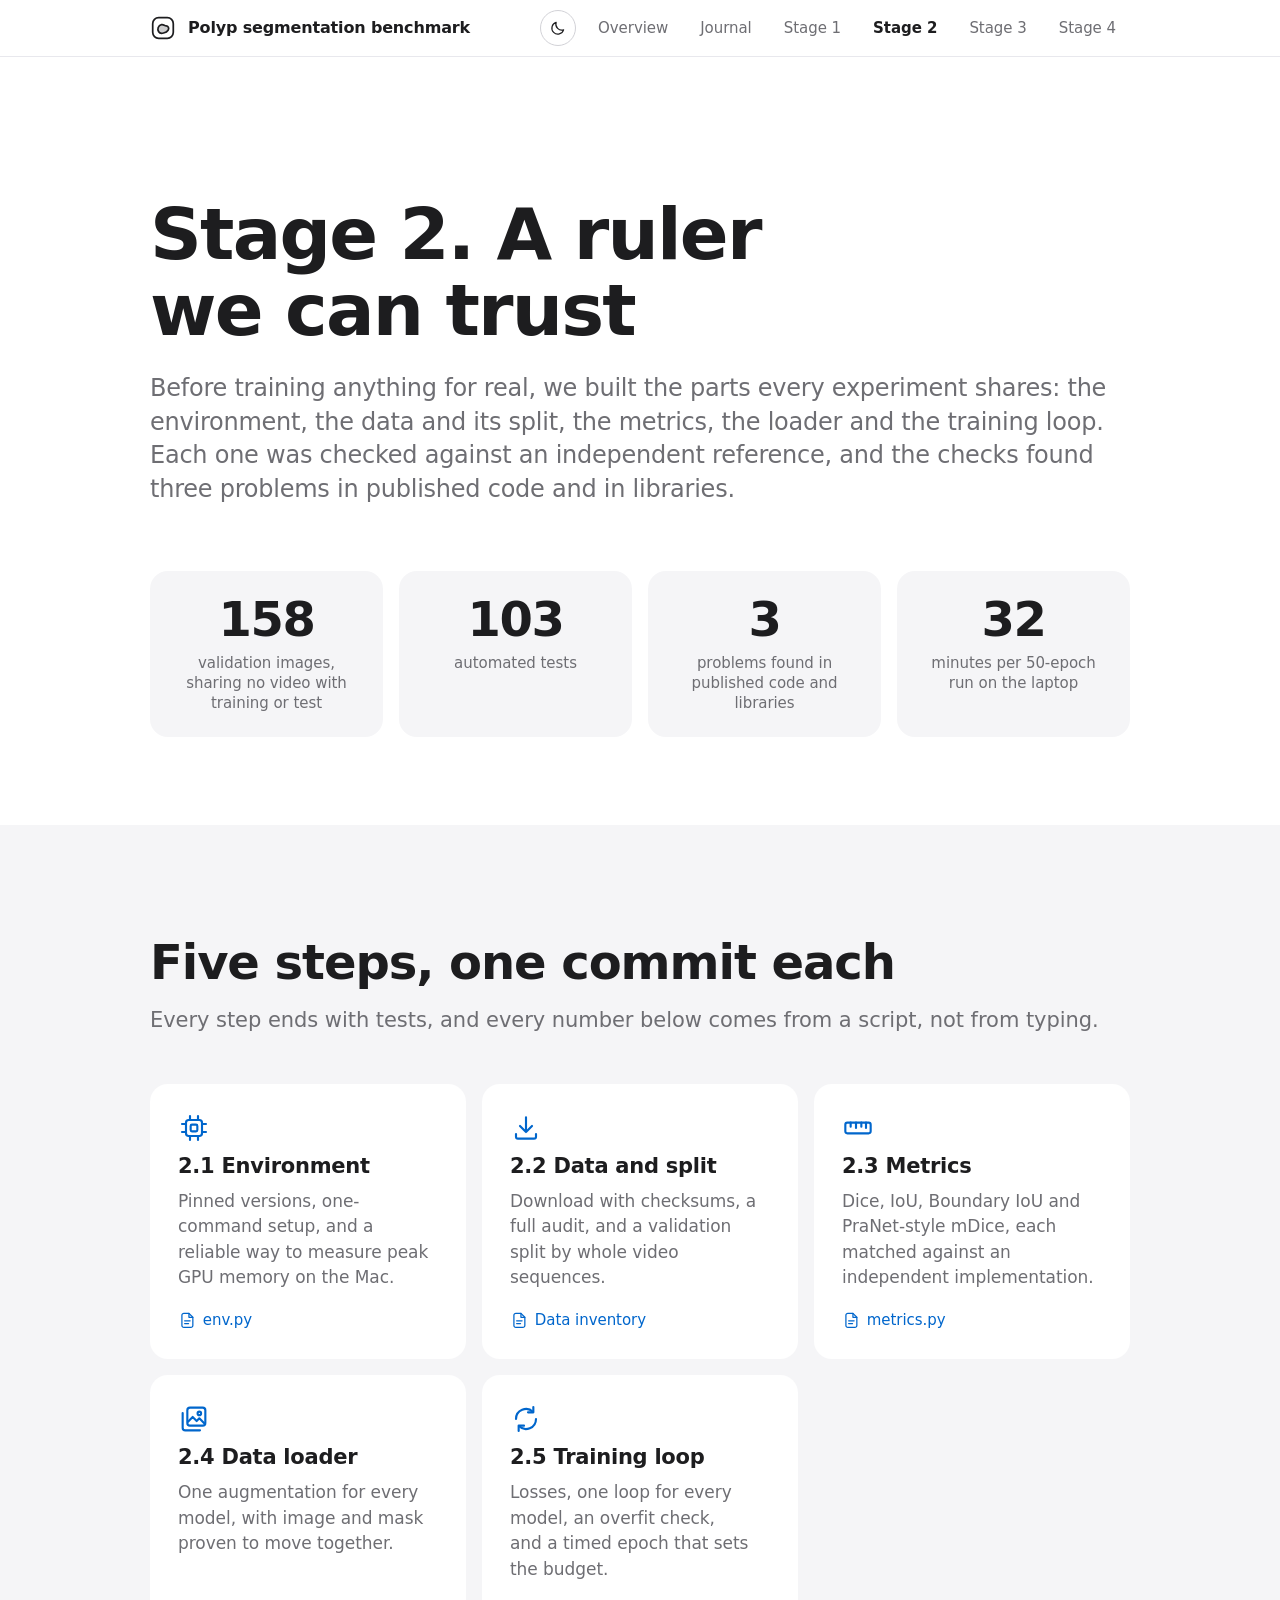
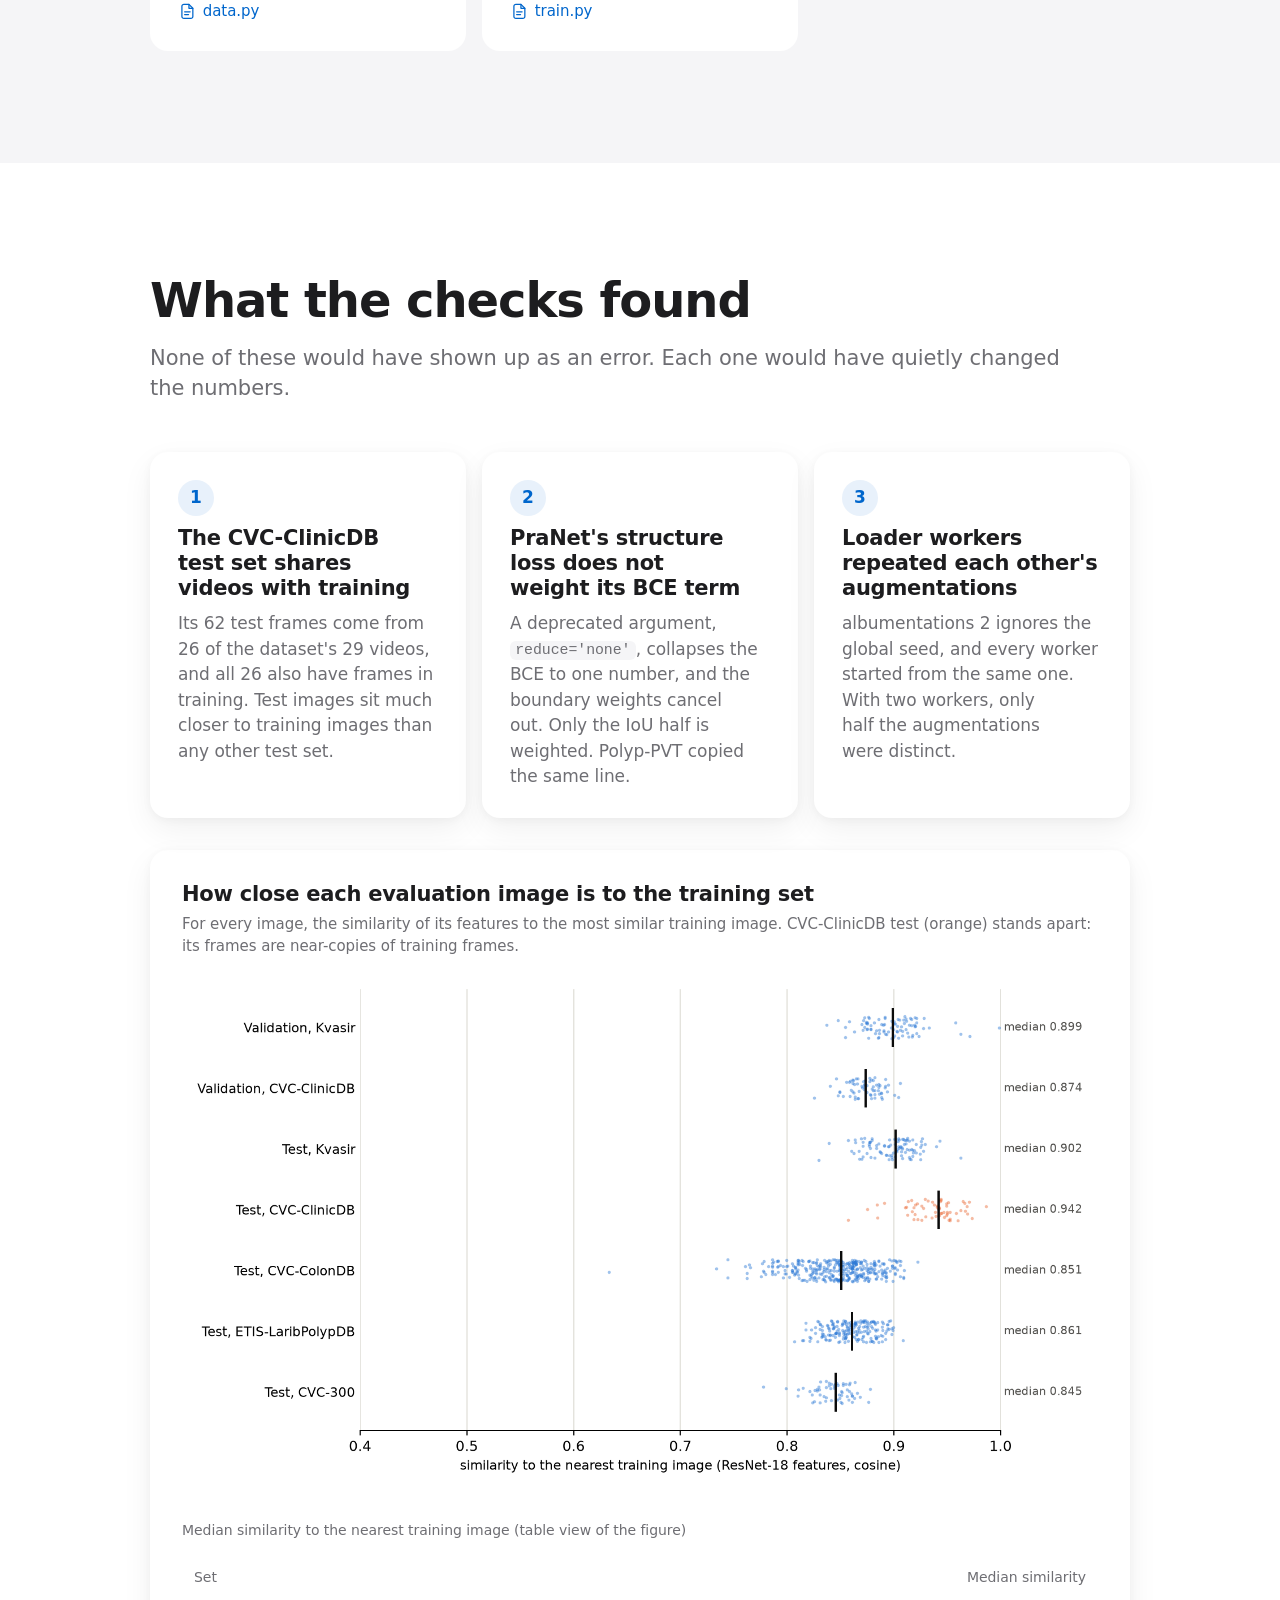
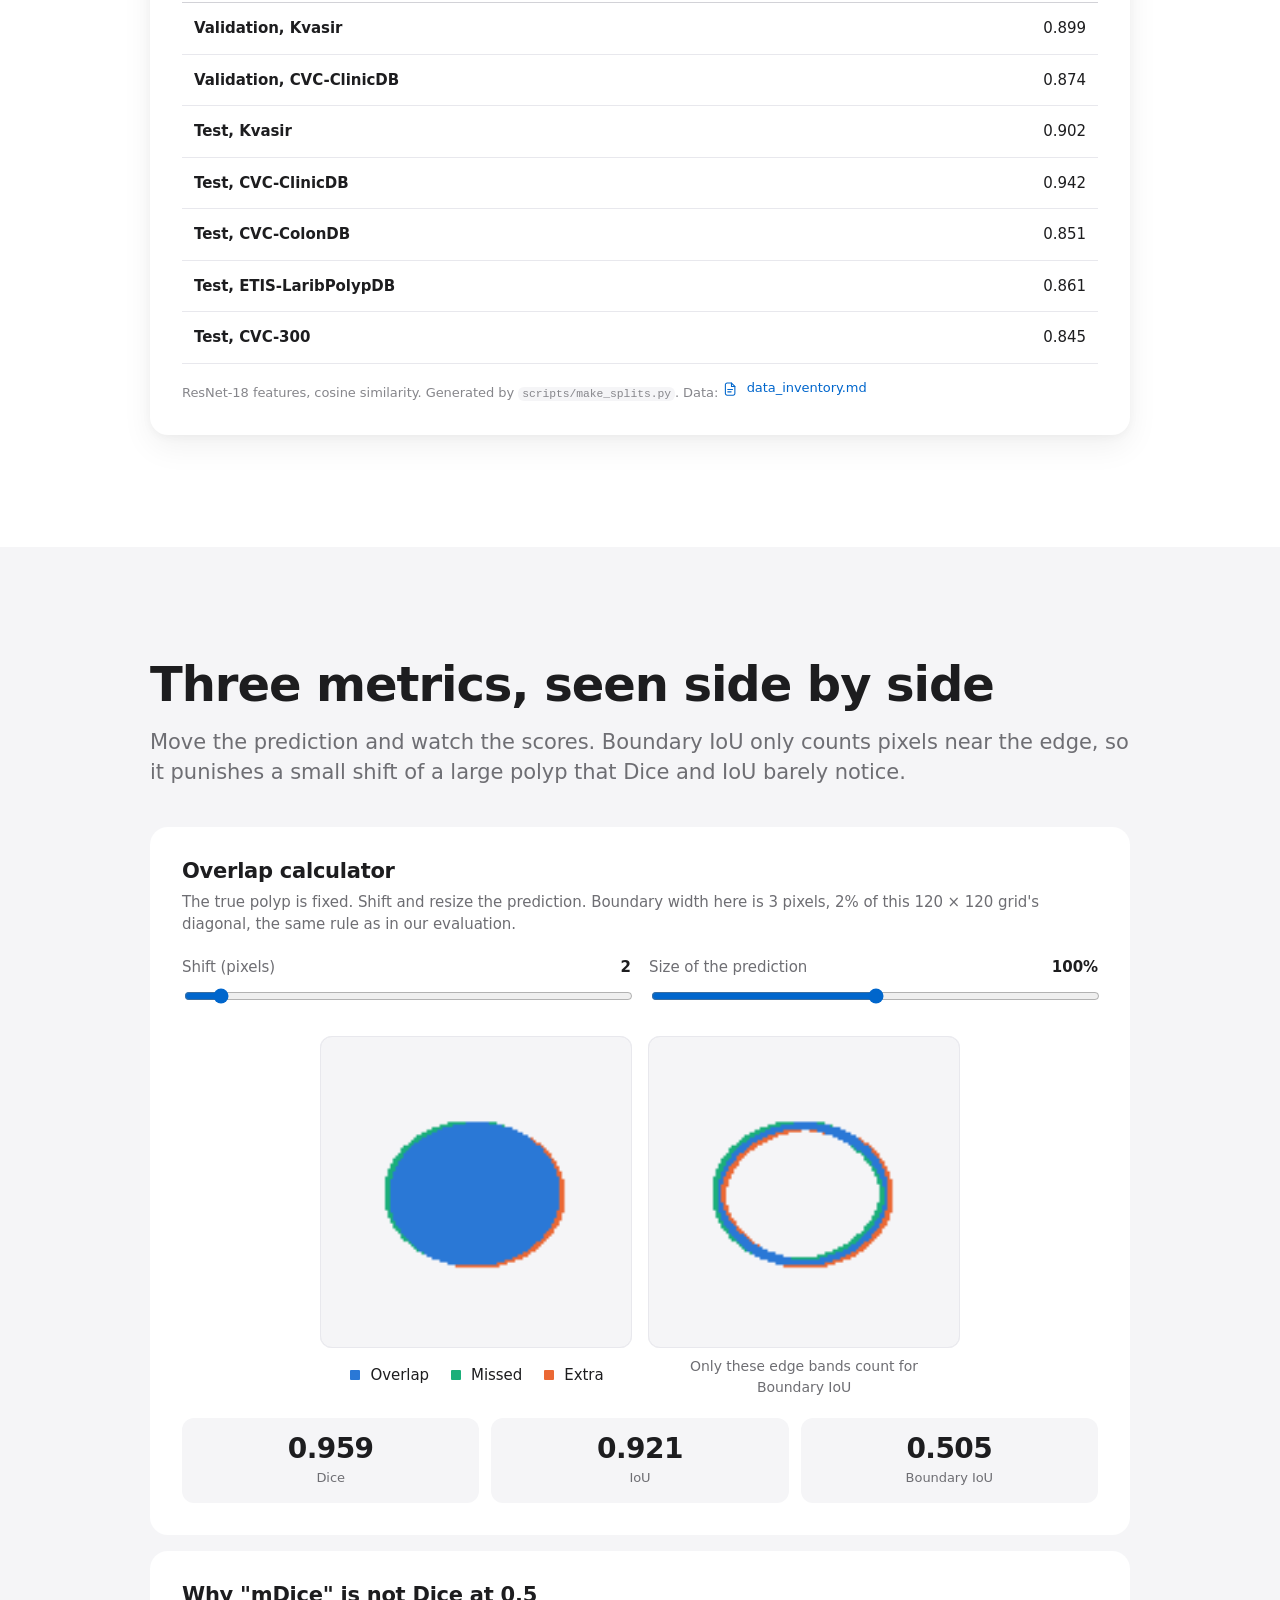
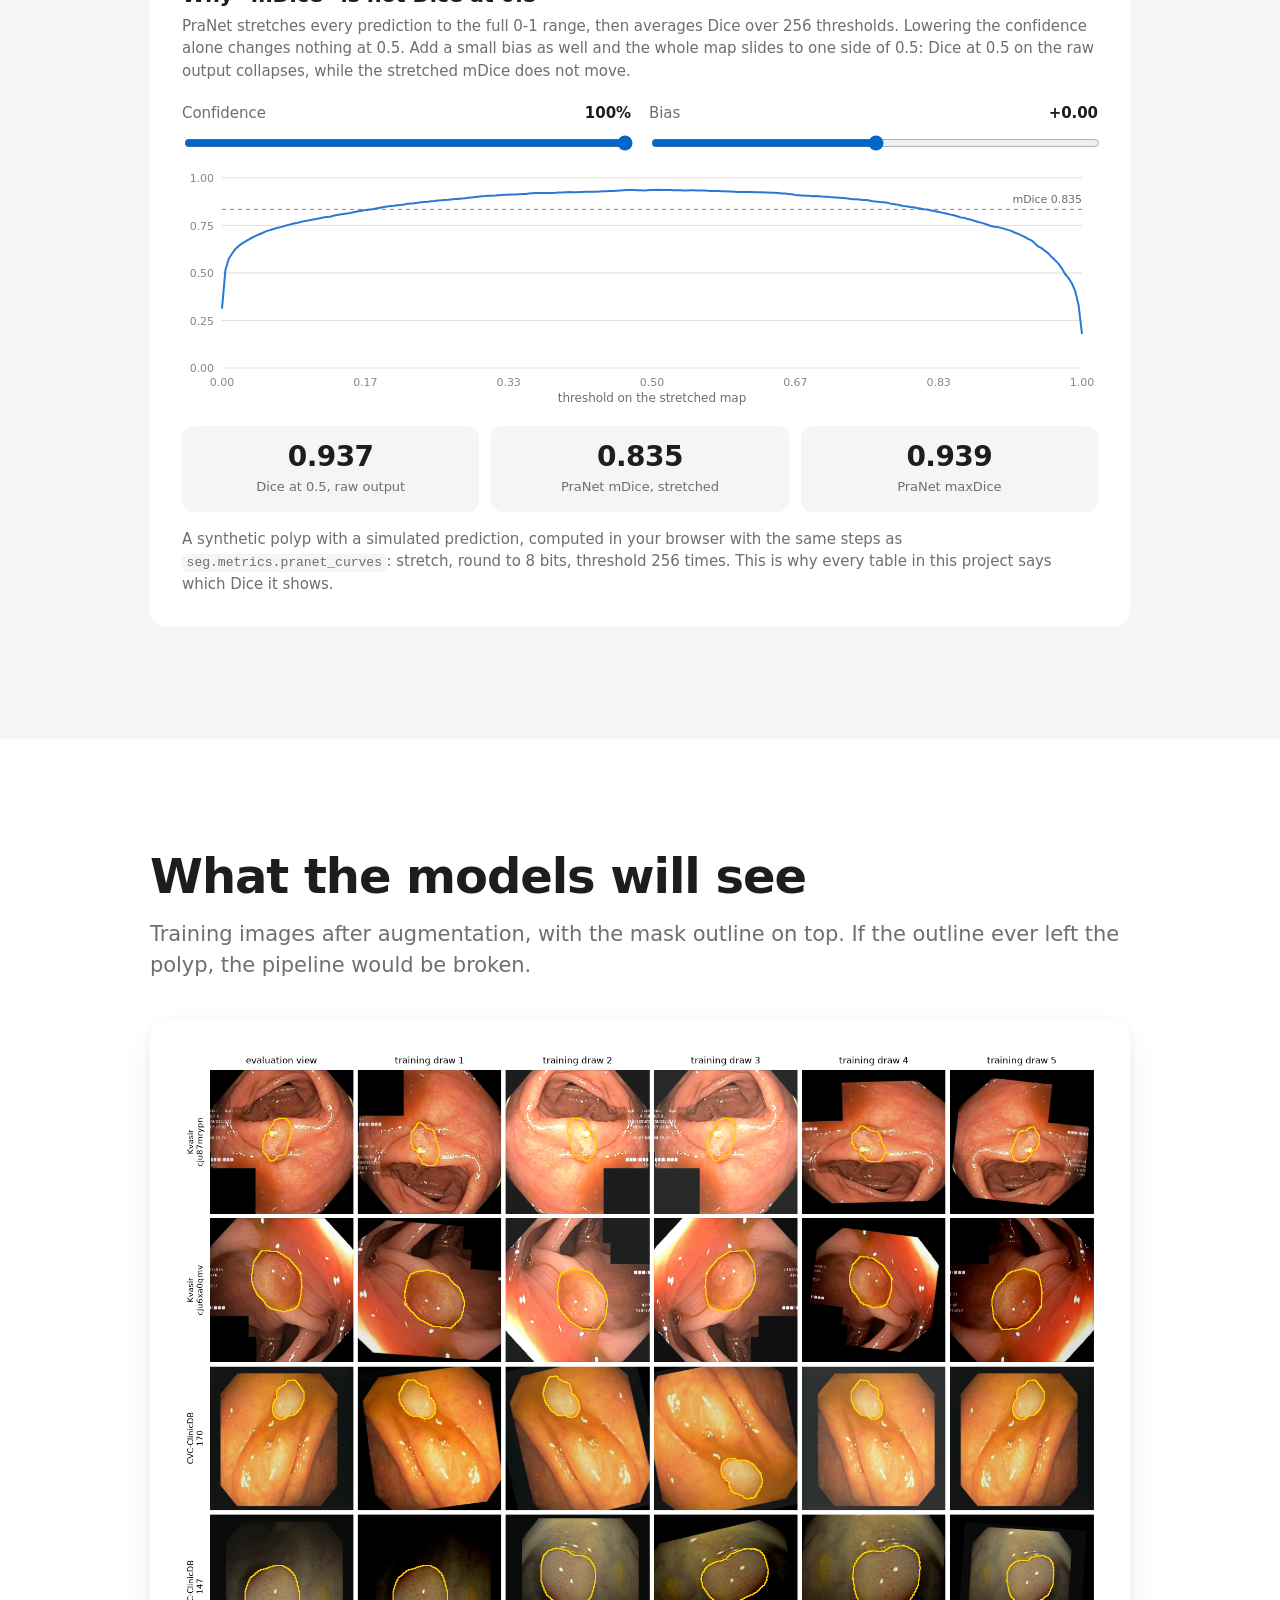
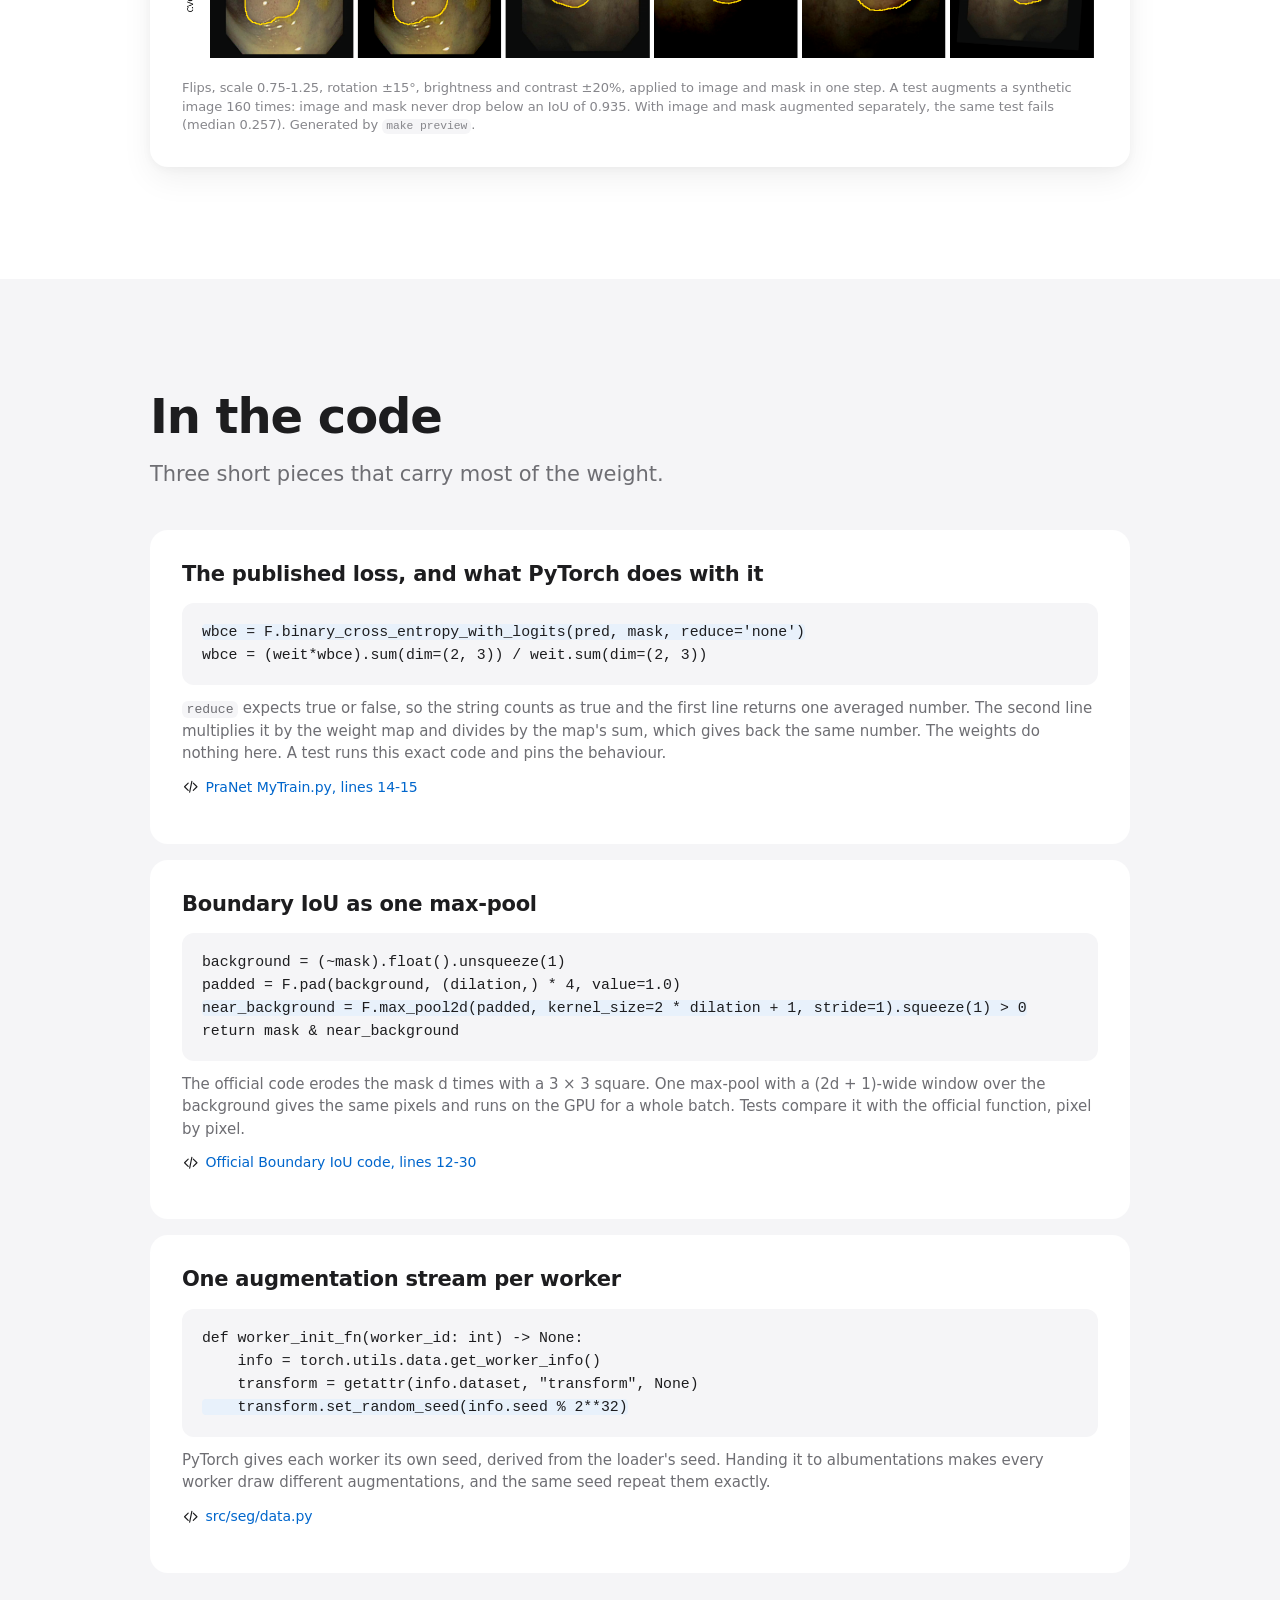
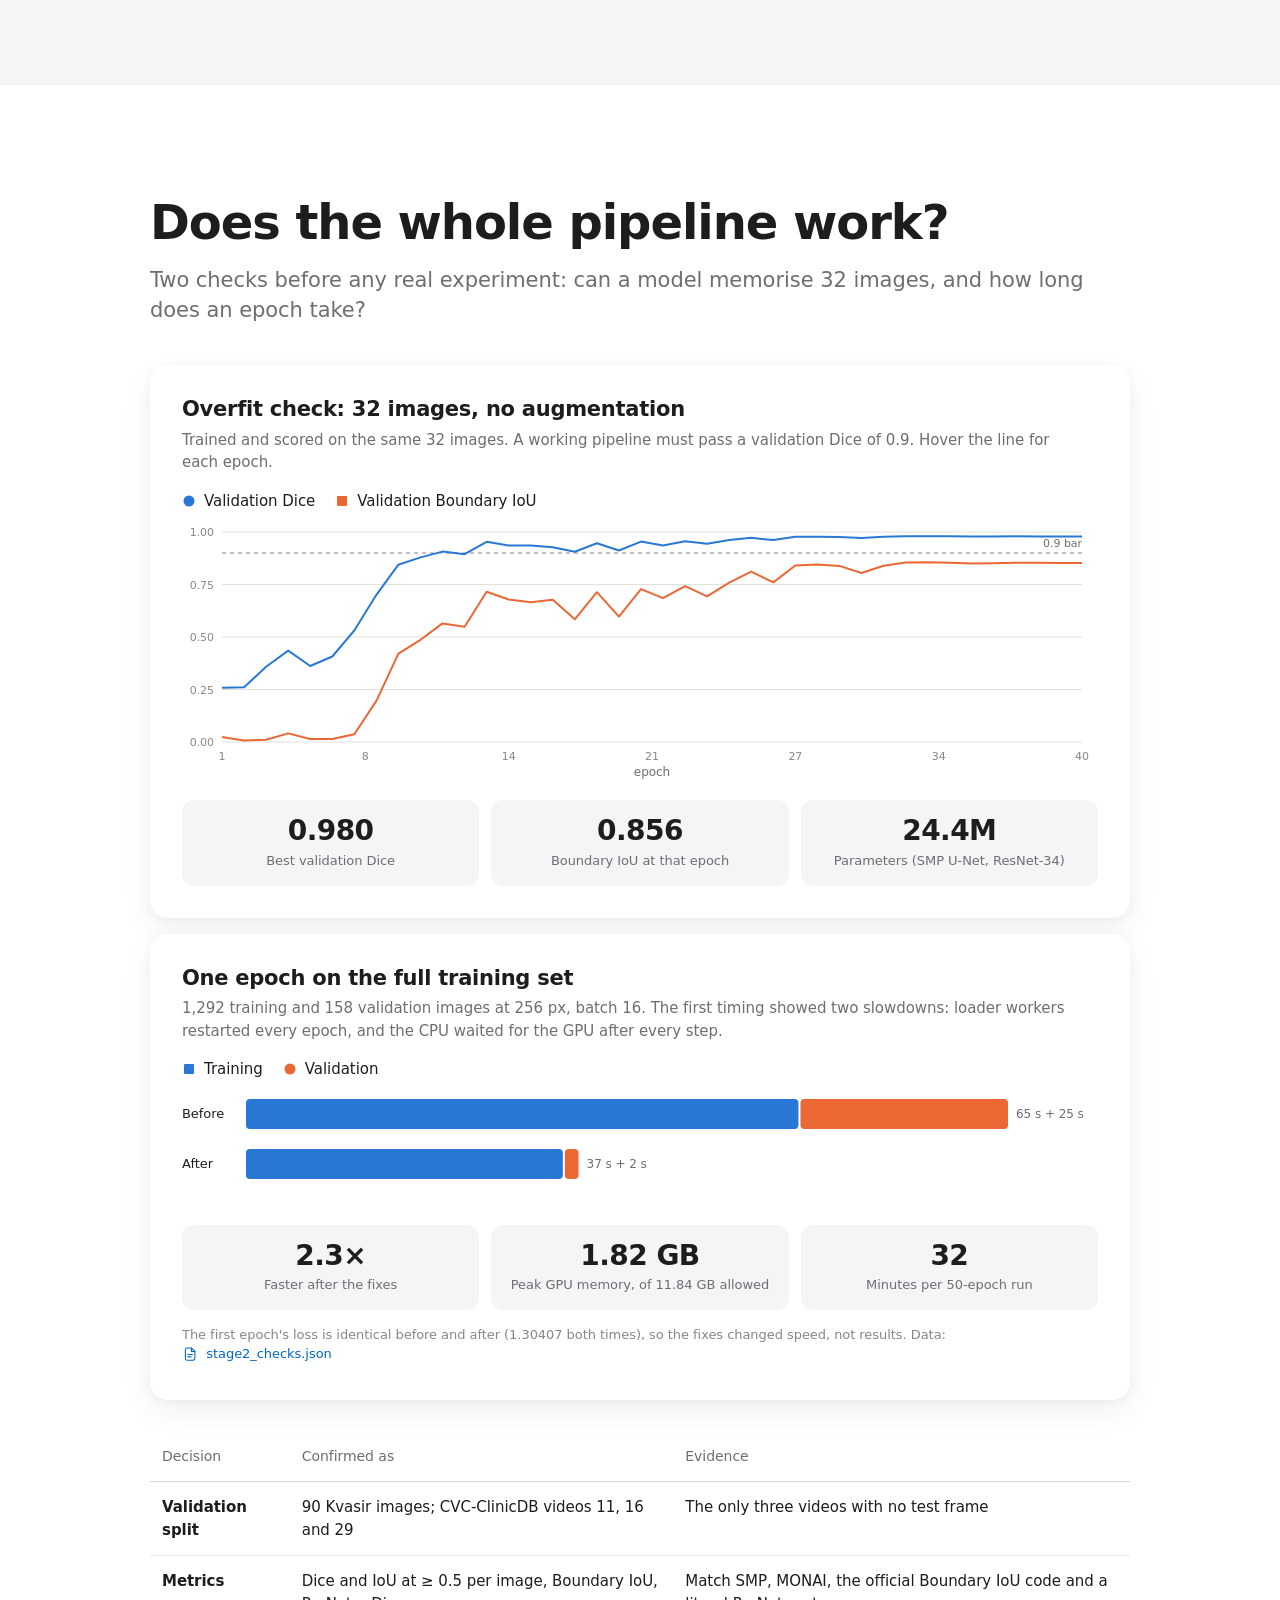
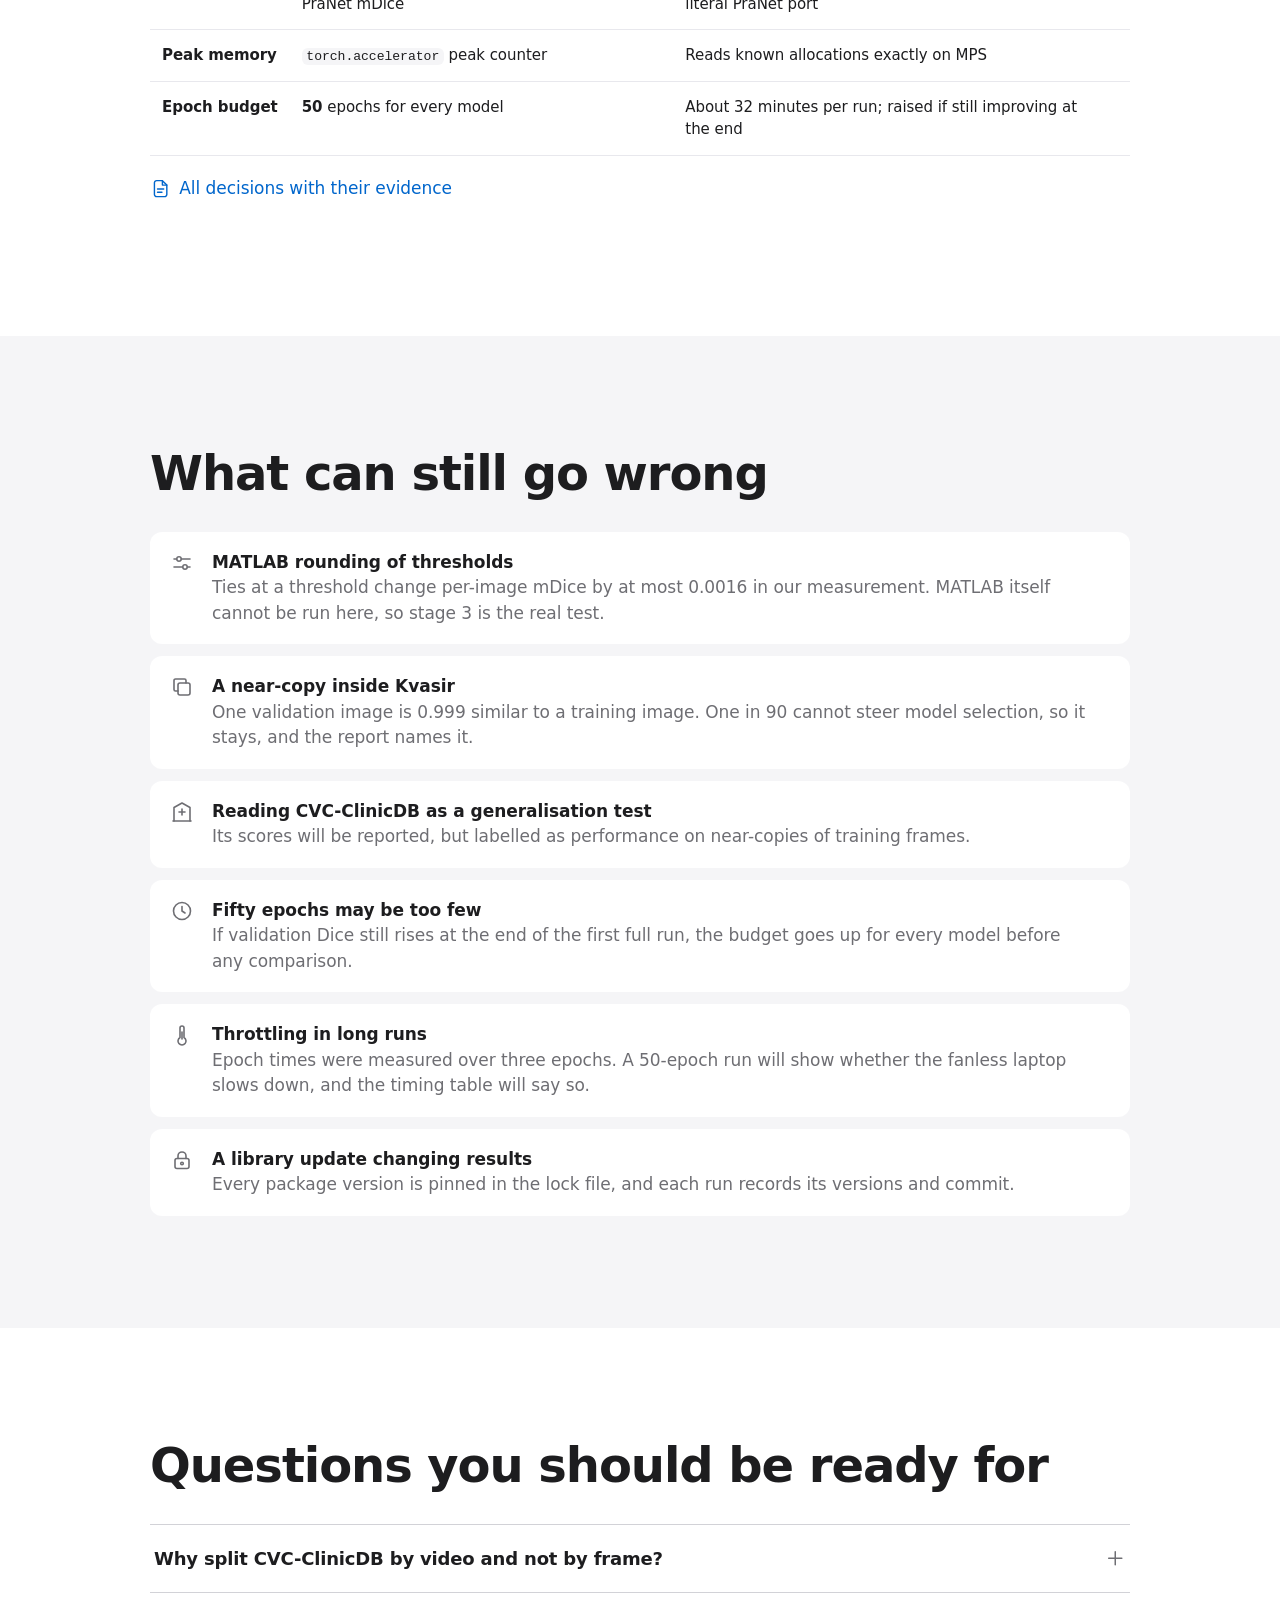
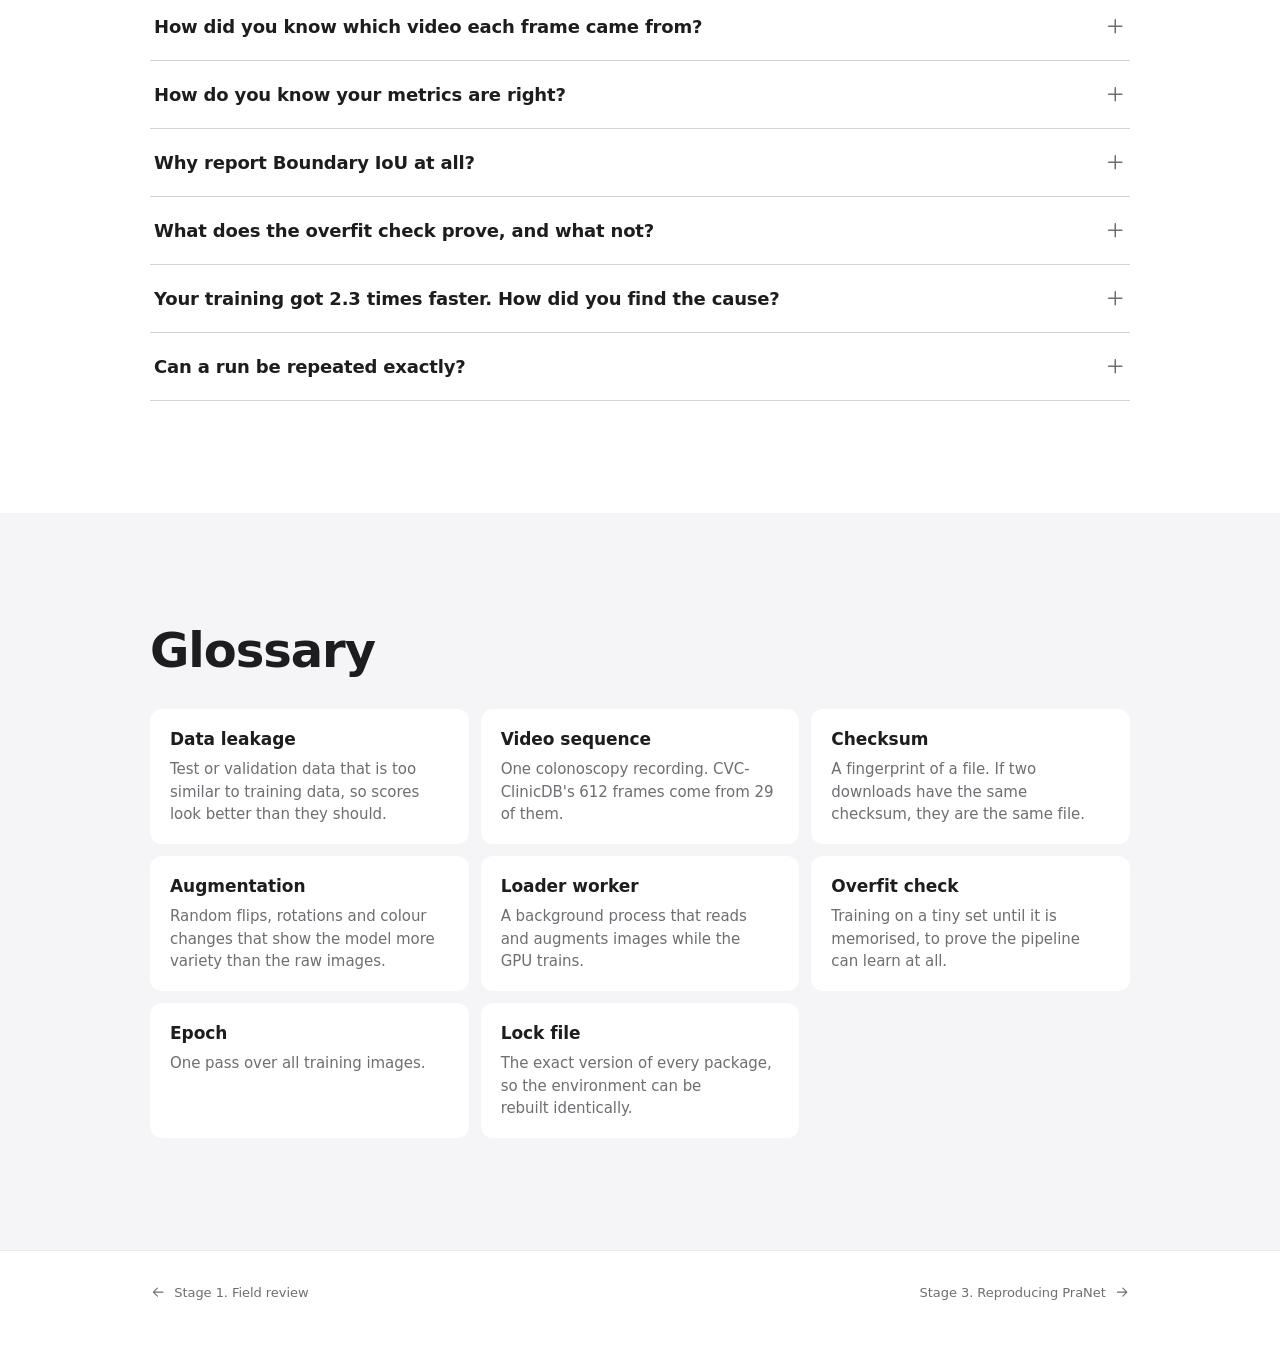
<file: site/stage-2.html>
<!doctype html>
<html lang="en">
<head>
  <meta charset="utf-8">
  <meta name="viewport" content="width=device-width, initial-scale=1">
  <title>Stage 2 · Skeleton and Data</title>
  <meta name="description" content="Stage 2 of the polyp segmentation benchmark: environment, data audit and split, tested metrics, data loader and training loop, and three problems found on the way.">
  <link rel="icon" href="data:image/svg+xml,%3Csvg xmlns='http://www.w3.org/2000/svg' viewBox='0 0 24 24' fill='none' stroke='%230066cc' stroke-width='1.8'%3E%3Crect x='2.5' y='2.5' width='19' height='19' rx='5.5'/%3E%3Cpath d='M8 15.5c-1.6-2.4-.4-6 2.6-6.6 2.1-.4 2.7 1.1 4.3 1.1 2 0 3 2.2 1.8 4-1.4 2.2-6.9 4.3-8.7 1.5z' fill='%230066cc' fill-opacity='.25'/%3E%3C/svg%3E">
  <script>try{document.documentElement.dataset.theme=localStorage.getItem('theme')==='dark'?'dark':'light'}catch(e){document.documentElement.dataset.theme='light'}</script>
  <link rel="stylesheet" href="assets/style.css?v=9">
</head>
<body>
  <a class="visually-hidden" href="#main">Skip to content</a>
  <header class="site-header">
    <div class="wrap header-inner">
      <a class="brand" href="index.html"><svg class="icon brand-mark" aria-hidden="true"><use href="assets/icons.svg?v=6#i-mark"/></svg>Polyp segmentation benchmark</a>
      <div class="header-actions">
        <button class="theme-toggle" type="button" aria-label="Switch to dark theme" title="Switch theme"><svg class="icon icon-moon" aria-hidden="true"><use href="assets/icons.svg?v=6#i-moon"/></svg><svg class="icon icon-sun" aria-hidden="true"><use href="assets/icons.svg?v=6#i-sun"/></svg></button>
        <nav aria-label="Primary">
        <button class="menu-button" type="button" popovertarget="site-menu" aria-controls="site-menu">
          <svg class="icon" aria-hidden="true"><use href="assets/icons.svg?v=6#i-menu"/></svg><span>Menu</span>
        </button>
        <ul id="site-menu" class="nav-list" popover="auto">
          <li><a href="index.html">Overview</a></li>
          <li><a href="journal.html">Journal</a></li>
          <li><a href="stage-1.html">Stage 1</a></li>
          <li><a href="stage-2.html" aria-current="page">Stage 2</a></li>
          <li><a href="stage-3.html">Stage 3</a></li>
          <li><a href="stage-4.html">Stage 4</a></li>
        </ul>
      </nav>
      </div>
    </div>
  </header>

  <main id="main">
    <!-- 1. What we did -->
    <section class="hero">
      <div class="wrap">
        <h1>Stage 2. A ruler we can trust</h1>
        <p class="lead">Before training anything for real, we built the parts every experiment shares: the environment, the data and its split, the metrics, the loader and the training loop. Each one was checked against an independent reference, and the checks found three problems in published code and in libraries.</p>
        <div class="stats">
          <div class="stat"><span class="stat-value">158</span><span class="stat-label">validation images, sharing no video with training or test</span></div>
          <div class="stat"><span class="stat-value">103</span><span class="stat-label">automated tests</span></div>
          <div class="stat"><span class="stat-value">3</span><span class="stat-label">problems found in published code and libraries</span></div>
          <div class="stat"><span class="stat-value" data-json="timing.minutes">32</span><span class="stat-label">minutes per 50-epoch run on the laptop</span></div>
        </div>
      </div>
    </section>

    <section class="alt">
      <div class="wrap">
        <h2>Five steps, one commit each</h2>
        <p class="section-lead">Every step ends with tests, and every number below comes from a script, not from typing.</p>
        <div class="cards">
          <a class="card reveal" href="../src/seg/env.py">
            <svg class="icon card-icon" aria-hidden="true"><use href="assets/icons.svg?v=6#i-chip"/></svg>
            <h3>2.1 Environment</h3>
            <p>Pinned versions, one-command setup, and a reliable way to measure peak GPU memory on the Mac.</p>
            <span class="card-foot"><svg class="icon" aria-hidden="true"><use href="assets/icons.svg?v=6#i-doc"/></svg>env.py</span>
          </a>
          <a class="card reveal" href="../reports/data_inventory.md">
            <svg class="icon card-icon" aria-hidden="true"><use href="assets/icons.svg?v=6#i-download"/></svg>
            <h3>2.2 Data and split</h3>
            <p>Download with checksums, a full audit, and a validation split by whole video sequences.</p>
            <span class="card-foot"><svg class="icon" aria-hidden="true"><use href="assets/icons.svg?v=6#i-doc"/></svg>Data inventory</span>
          </a>
          <a class="card reveal" href="../src/seg/metrics.py">
            <svg class="icon card-icon" aria-hidden="true"><use href="assets/icons.svg?v=6#i-ruler"/></svg>
            <h3>2.3 Metrics</h3>
            <p>Dice, IoU, Boundary IoU and PraNet-style mDice, each matched against an independent implementation.</p>
            <span class="card-foot"><svg class="icon" aria-hidden="true"><use href="assets/icons.svg?v=6#i-doc"/></svg>metrics.py</span>
          </a>
          <a class="card reveal" href="../src/seg/data.py">
            <svg class="icon card-icon" aria-hidden="true"><use href="assets/icons.svg?v=6#i-images"/></svg>
            <h3>2.4 Data loader</h3>
            <p>One augmentation for every model, with image and mask proven to move together.</p>
            <span class="card-foot"><svg class="icon" aria-hidden="true"><use href="assets/icons.svg?v=6#i-doc"/></svg>data.py</span>
          </a>
          <a class="card reveal" href="../src/seg/train.py">
            <svg class="icon card-icon" aria-hidden="true"><use href="assets/icons.svg?v=6#i-loop"/></svg>
            <h3>2.5 Training loop</h3>
            <p>Losses, one loop for every model, an overfit check, and a timed epoch that sets the budget.</p>
            <span class="card-foot"><svg class="icon" aria-hidden="true"><use href="assets/icons.svg?v=6#i-doc"/></svg>train.py</span>
          </a>
        </div>
      </div>
    </section>

    <!-- 2. Why: findings -->
    <section>
      <div class="wrap">
        <h2>What the checks found</h2>
        <p class="section-lead">None of these would have shown up as an error. Each one would have quietly changed the numbers.</p>
        <div class="cards">
          <div class="card reveal">
            <span class="num">1</span>
            <h3>The CVC-ClinicDB test set shares videos with training</h3>
            <p>Its 62 test frames come from 26 of the dataset's 29 videos, and all 26 also have frames in training. Test images sit much closer to training images than any other test set.</p>
          </div>
          <div class="card reveal">
            <span class="num">2</span>
            <h3>PraNet's structure loss does not weight its BCE term</h3>
            <p>A deprecated argument, <code>reduce='none'</code>, collapses the BCE to one number, and the boundary weights cancel out. Only the IoU half is weighted. Polyp-PVT copied the same line.</p>
          </div>
          <div class="card reveal">
            <span class="num">3</span>
            <h3>Loader workers repeated each other's augmentations</h3>
            <p>albumentations 2 ignores the global seed, and every worker started from the same one. With two workers, only half the augmentations were distinct.</p>
          </div>
        </div>

        <figure class="panel reveal" style="margin-top:32px">
          <h3>How close each evaluation image is to the training set</h3>
          <p class="note">For every image, the similarity of its features to the most similar training image. CVC-ClinicDB test (orange) stands apart: its frames are near-copies of training frames.</p>
          <img src="../reports/figures/nearest_train_similarity.png" width="1620" height="909" loading="lazy" style="margin-top:16px;border-radius:12px;background:#fff"
               alt="Strip plot of nearest-training-image similarity. Medians: validation Kvasir 0.899, validation CVC-ClinicDB 0.874, test Kvasir 0.902, test CVC-ClinicDB 0.942, test CVC-ColonDB 0.851, test ETIS 0.861, test CVC-300 0.845.">
          <div class="table-wrap" id="similarity-table"></div>
          <figcaption>ResNet-18 features, cosine similarity. Generated by <code>scripts/make_splits.py</code>. Data: <a class="doc-link" href="../reports/data_inventory.md"><svg class="icon" aria-hidden="true"><use href="assets/icons.svg?v=6#i-doc"/></svg>data_inventory.md</a></figcaption>
        </figure>
      </div>
    </section>

    <!-- 3. How it works -->
    <section class="alt">
      <div class="wrap">
        <h2>Three metrics, seen side by side</h2>
        <p class="section-lead">Move the prediction and watch the scores. Boundary IoU only counts pixels near the edge, so it punishes a small shift of a large polyp that Dice and IoU barely notice.</p>
        <div class="panel reveal" style="margin-top:40px">
          <h3>Overlap calculator</h3>
          <p class="note">The true polyp is fixed. Shift and resize the prediction. Boundary width here is 3 pixels, 2% of this 120 × 120 grid's diagonal, the same rule as in our evaluation.</p>
          <div class="controls">
            <div class="control"><label for="ov-shift">Shift (pixels) <output id="ov-shift-out">2</output></label><input id="ov-shift" type="range" min="0" max="30" step="1" value="2"></div>
            <div class="control"><label for="ov-scale">Size of the prediction <output id="ov-scale-out">100%</output></label><input id="ov-scale" type="range" min="60" max="140" step="5" value="100"></div>
          </div>
          <div class="canvas-pair">
            <div><canvas id="ov-canvas" width="120" height="120" aria-label="True and predicted masks"></canvas>
              <ul class="legend" aria-label="Legend" style="justify-content:center">
                <li><svg aria-hidden="true" style="fill:var(--s1)"><use href="assets/icons.svg?v=6#m-square"/></svg>Overlap</li>
                <li><svg aria-hidden="true" style="fill:var(--s3)"><use href="assets/icons.svg?v=6#m-square"/></svg>Missed</li>
                <li><svg aria-hidden="true" style="fill:var(--s2)"><use href="assets/icons.svg?v=6#m-square"/></svg>Extra</li>
              </ul></div>
            <div><canvas id="ov-bcanvas" width="120" height="120" aria-label="Boundary regions of both masks"></canvas><p>Only these edge bands count for Boundary IoU</p></div>
          </div>
          <div class="result-row" aria-live="polite">
            <div class="result"><span class="result-value" id="ov-dice">–</span><span class="result-label">Dice</span></div>
            <div class="result"><span class="result-value" id="ov-iou">–</span><span class="result-label">IoU</span></div>
            <div class="result"><span class="result-value" id="ov-biou">–</span><span class="result-label">Boundary IoU</span></div>
          </div>
        </div>

        <div class="panel reveal">
          <h3>Why "mDice" is not Dice at 0.5</h3>
          <p class="note">PraNet stretches every prediction to the full 0-1 range, then averages Dice over 256 thresholds. Lowering the confidence alone changes nothing at 0.5. Add a small bias as well and the whole map slides to one side of 0.5: Dice at 0.5 on the raw output collapses, while the stretched mDice does not move.</p>
          <div class="controls">
            <div class="control"><label for="th-conf">Confidence <output id="th-conf-out">100%</output></label><input id="th-conf" type="range" min="10" max="100" step="5" value="100"></div>
            <div class="control"><label for="th-bias">Bias <output id="th-bias-out">0.00</output></label><input id="th-bias" type="range" min="-40" max="40" step="5" value="0"></div>
          </div>
          <div class="chart" id="th-chart" role="img" aria-label="Dice at each of PraNet's 256 thresholds"></div>
          <div class="result-row" aria-live="polite">
            <div class="result"><span class="result-value" id="th-raw">–</span><span class="result-label">Dice at 0.5, raw output</span></div>
            <div class="result"><span class="result-value" id="th-mdice">–</span><span class="result-label">PraNet mDice, stretched</span></div>
            <div class="result"><span class="result-value" id="th-max">–</span><span class="result-label">PraNet maxDice</span></div>
          </div>
          <p class="note" style="margin-top:16px">A synthetic polyp with a simulated prediction, computed in your browser with the same steps as <code>seg.metrics.pranet_curves</code>: stretch, round to 8 bits, threshold 256 times. This is why every table in this project says which Dice it shows.</p>
        </div>
      </div>
    </section>

    <section>
      <div class="wrap">
        <h2>What the models will see</h2>
        <p class="section-lead">Training images after augmentation, with the mask outline on top. If the outline ever left the polyp, the pipeline would be broken.</p>
        <figure class="panel reveal" style="margin-top:40px">
          <img src="../reports/figures/augmentations.png" width="1710" height="1140" loading="lazy" style="border-radius:12px"
               alt="Four training images, two Kvasir and two CVC-ClinicDB, each shown in the evaluation view and five random training augmentations with flips, rotation, scaling and brightness changes. The yellow mask outline stays on the polyp in every panel.">
          <figcaption>Flips, scale 0.75-1.25, rotation ±15°, brightness and contrast ±20%, applied to image and mask in one step. A test augments a synthetic image 160 times: image and mask never drop below an IoU of 0.935. With image and mask augmented separately, the same test fails (median 0.257). Generated by <code>make preview</code>.</figcaption>
        </figure>
      </div>
    </section>

    <!-- 4. Code walkthrough -->
    <section class="alt">
      <div class="wrap">
        <h2>In the code</h2>
        <p class="section-lead">Three short pieces that carry most of the weight.</p>
        <div class="panel reveal" style="margin-top:40px">
          <h3>The published loss, and what PyTorch does with it</h3>
          <div class="code-block"><pre><span class="hl">wbce = F.binary_cross_entropy_with_logits(pred, mask, reduce='none')</span>
wbce = (weit*wbce).sum(dim=(2, 3)) / weit.sum(dim=(2, 3))</pre></div>
          <p class="note" style="margin-top:12px"><code>reduce</code> expects true or false, so the string counts as true and the first line returns one averaged number. The second line multiplies it by the weight map and divides by the map's sum, which gives back the same number. The weights do nothing here. A test runs this exact code and pins the behaviour.</p>
          <p class="source"><svg class="icon" aria-hidden="true"><use href="assets/icons.svg?v=6#i-code"/></svg><a href="https://github.com/DengPingFan/PraNet/blob/95f12bd4e32ec954b5069654abae7de9473fd1f5/MyTrain.py#L14-L15">PraNet MyTrain.py, lines 14-15</a></p>
        </div>
        <div class="panel reveal">
          <h3>Boundary IoU as one max-pool</h3>
          <div class="code-block"><pre>background = (~mask).float().unsqueeze(1)
padded = F.pad(background, (dilation,) * 4, value=1.0)
<span class="hl">near_background = F.max_pool2d(padded, kernel_size=2 * dilation + 1, stride=1).squeeze(1) &gt; 0</span>
return mask &amp; near_background</pre></div>
          <p class="note" style="margin-top:12px">The official code erodes the mask d times with a 3 × 3 square. One max-pool with a (2d + 1)-wide window over the background gives the same pixels and runs on the GPU for a whole batch. Tests compare it with the official function, pixel by pixel.</p>
          <p class="source"><svg class="icon" aria-hidden="true"><use href="assets/icons.svg?v=6#i-code"/></svg><a href="https://github.com/bowenc0221/boundary-iou-api/blob/37d25586a677b043ed585f10e5c42d4e80176ea9/boundary_iou/utils/boundary_utils.py#L12-L30">Official Boundary IoU code, lines 12-30</a></p>
        </div>
        <div class="panel reveal">
          <h3>One augmentation stream per worker</h3>
          <div class="code-block"><pre>def worker_init_fn(worker_id: int) -&gt; None:
    info = torch.utils.data.get_worker_info()
    transform = getattr(info.dataset, "transform", None)
<span class="hl">    transform.set_random_seed(info.seed % 2**32)</span></pre></div>
          <p class="note" style="margin-top:12px">PyTorch gives each worker its own seed, derived from the loader's seed. Handing it to albumentations makes every worker draw different augmentations, and the same seed repeat them exactly.</p>
          <p class="source"><svg class="icon" aria-hidden="true"><use href="assets/icons.svg?v=6#i-code"/></svg><a href="../src/seg/data.py">src/seg/data.py</a></p>
        </div>
      </div>
    </section>

    <!-- 5. Results -->
    <section>
      <div class="wrap">
        <h2>Does the whole pipeline work?</h2>
        <p class="section-lead">Two checks before any real experiment: can a model memorise 32 images, and how long does an epoch take?</p>
        <div class="panel reveal" style="margin-top:40px">
          <h3>Overfit check: 32 images, no augmentation</h3>
          <p class="note">Trained and scored on the same 32 images. A working pipeline must pass a validation Dice of 0.9. Hover the line for each epoch.</p>
          <ul class="legend" aria-label="Legend">
            <li><svg aria-hidden="true" style="fill:var(--s1)"><use href="assets/icons.svg?v=6#m-circle"/></svg>Validation Dice</li>
            <li><svg aria-hidden="true" style="fill:var(--s2)"><use href="assets/icons.svg?v=6#m-square"/></svg>Validation Boundary IoU</li>
          </ul>
          <div class="chart" id="overfit-chart" role="img" aria-label="Validation Dice and Boundary IoU per epoch of the overfit check"></div>
          <div class="result-row">
            <div class="result"><span class="result-value" data-json="overfit.dice">–</span><span class="result-label">Best validation Dice</span></div>
            <div class="result"><span class="result-value" data-json="overfit.biou">–</span><span class="result-label">Boundary IoU at that epoch</span></div>
            <div class="result"><span class="result-value" data-json="overfit.params">–</span><span class="result-label">Parameters (SMP U-Net, ResNet-34)</span></div>
          </div>
        </div>
        <div class="panel reveal">
          <h3>One epoch on the full training set</h3>
          <p class="note">1,292 training and 158 validation images at 256 px, batch 16. The first timing showed two slowdowns: loader workers restarted every epoch, and the CPU waited for the GPU after every step.</p>
          <div class="chart" id="timing-chart" role="img" aria-label="Seconds per epoch before and after the fixes"></div>
          <div class="result-row">
            <div class="result"><span class="result-value" data-json="timing.speedup">–</span><span class="result-label">Faster after the fixes</span></div>
            <div class="result"><span class="result-value" data-json="timing.peak">–</span><span class="result-label">Peak GPU memory, of 11.84 GB allowed</span></div>
            <div class="result"><span class="result-value" data-json="timing.minutes2">–</span><span class="result-label">Minutes per 50-epoch run</span></div>
          </div>
          <figcaption>The first epoch's loss is identical before and after (<span data-json="timing.same">–</span>), so the fixes changed speed, not results. Data: <a class="doc-link" href="../reports/stage2_checks.json"><svg class="icon" aria-hidden="true"><use href="assets/icons.svg?v=6#i-doc"/></svg>stage2_checks.json</a></figcaption>
        </div>
        <div class="table-wrap">
          <table>
            <caption class="visually-hidden">Decisions confirmed in stage 2</caption>
            <thead><tr><th scope="col">Decision</th><th scope="col">Confirmed as</th><th scope="col">Evidence</th></tr></thead>
            <tbody>
              <tr><th scope="row">Validation split</th><td data-label="Confirmed as">90 Kvasir images; CVC-ClinicDB videos 11, 16 and 29</td><td data-label="Evidence">The only three videos with no test frame</td></tr>
              <tr><th scope="row">Metrics</th><td data-label="Confirmed as">Dice and IoU at ≥ 0.5 per image, Boundary IoU, PraNet mDice</td><td data-label="Evidence">Match SMP, MONAI, the official Boundary IoU code and a literal PraNet port</td></tr>
              <tr><th scope="row">Peak memory</th><td data-label="Confirmed as"><code>torch.accelerator</code> peak counter</td><td data-label="Evidence">Reads known allocations exactly on MPS</td></tr>
              <tr><th scope="row">Epoch budget</th><td data-label="Confirmed as"><span class="key">50</span> epochs for every model</td><td data-label="Evidence">About 32 minutes per run; raised if still improving at the end</td></tr>
            </tbody>
          </table>
        </div>
        <p style="margin-top:20px"><a class="doc-link" href="../research/decisions.md"><svg class="icon" aria-hidden="true"><use href="assets/icons.svg?v=6#i-doc"/></svg>All decisions with their evidence</a></p>
      </div>
    </section>

    <!-- 6. What can go wrong -->
    <section class="alt">
      <div class="wrap">
        <h2>What can still go wrong</h2>
        <ul class="risk-list">
          <li class="reveal"><svg class="icon" aria-hidden="true"><use href="assets/icons.svg?v=6#i-threshold"/></svg><div><strong>MATLAB rounding of thresholds</strong><span>Ties at a threshold change per-image mDice by at most 0.0016 in our measurement. MATLAB itself cannot be run here, so stage 3 is the real test.</span></div></li>
          <li class="reveal"><svg class="icon" aria-hidden="true"><use href="assets/icons.svg?v=6#i-copy"/></svg><div><strong>A near-copy inside Kvasir</strong><span>One validation image is 0.999 similar to a training image. One in 90 cannot steer model selection, so it stays, and the report names it.</span></div></li>
          <li class="reveal"><svg class="icon" aria-hidden="true"><use href="assets/icons.svg?v=6#i-hospital"/></svg><div><strong>Reading CVC-ClinicDB as a generalisation test</strong><span>Its scores will be reported, but labelled as performance on near-copies of training frames.</span></div></li>
          <li class="reveal"><svg class="icon" aria-hidden="true"><use href="assets/icons.svg?v=6#i-clock"/></svg><div><strong>Fifty epochs may be too few</strong><span>If validation Dice still rises at the end of the first full run, the budget goes up for every model before any comparison.</span></div></li>
          <li class="reveal"><svg class="icon" aria-hidden="true"><use href="assets/icons.svg?v=6#i-heat"/></svg><div><strong>Throttling in long runs</strong><span>Epoch times were measured over three epochs. A 50-epoch run will show whether the fanless laptop slows down, and the timing table will say so.</span></div></li>
          <li class="reveal"><svg class="icon" aria-hidden="true"><use href="assets/icons.svg?v=6#i-lock"/></svg><div><strong>A library update changing results</strong><span>Every package version is pinned in the lock file, and each run records its versions and commit.</span></div></li>
        </ul>
      </div>
    </section>

    <!-- 7. Interview questions -->
    <section>
      <div class="wrap">
        <h2 id="questions">Questions you should be ready for</h2>
        <div class="accordion" aria-labelledby="questions">
          <details><summary>Why split CVC-ClinicDB by video and not by frame?<svg class="icon" aria-hidden="true"><use href="assets/icons.svg?v=6#i-plus"/></svg></summary><div class="answer"><p>Frames of one video show the same polyp from similar angles. With a frame-level split, validation would contain near-copies of training images and reward memory. Whole videos in validation measure what we care about: new polyps.</p></div></details>
          <details><summary>How did you know which video each frame came from?<svg class="icon" aria-hidden="true"><use href="assets/icons.svg?v=6#i-plus"/></svg></summary><div class="answer"><p>Guessing from image similarity was not reliable: only 15 of the 28 lowest-similarity pairs were true boundaries. The dataset publishes a frame-range table for its 29 videos, so we used it, and checked it against the images: similarity separates its boundaries with an AUC of 0.965.</p></div></details>
          <details><summary>How do you know your metrics are right?<svg class="icon" aria-hidden="true"><use href="assets/icons.svg?v=6#i-plus"/></svg></summary><div class="answer"><p>Each one is compared with an implementation we did not write: SMP and MONAI for Dice and IoU, the official code for Boundary IoU, and a line-by-line port of PraNet's MATLAB for mDice. They agree exactly on hundreds of random masks, including empty ones.</p></div></details>
          <details><summary>Why report Boundary IoU at all?<svg class="icon" aria-hidden="true"><use href="assets/icons.svg?v=6#i-plus"/></svg></summary><div class="answer"><p>For a large polyp, most pixels are interior and easy, so Dice and IoU stay high even when the outline is off. Boundary IoU only counts pixels near the edge. In our calculator a 2-pixel shift leaves IoU at 0.92 but halves Boundary IoU, to about 0.5.</p></div></details>
          <details><summary>What does the overfit check prove, and what not?<svg class="icon" aria-hidden="true"><use href="assets/icons.svg?v=6#i-plus"/></svg></summary><div class="answer"><p>It proves the plumbing works: images, masks, loss, optimiser and metrics fit together, because a model can memorise 32 images. It says nothing about generalisation, which is what the real runs measure.</p></div></details>
          <details><summary>Your training got 2.3 times faster. How did you find the cause?<svg class="icon" aria-hidden="true"><use href="assets/icons.svg?v=6#i-plus"/></svg></summary><div class="answer"><p>By measuring parts separately. A bare training step ran at 36 images per second, and validation took 26 ms per image on its own, so the real loop was losing time elsewhere: loader workers restarting each epoch, and a per-step sync between CPU and GPU.</p></div></details>
          <details><summary>Can a run be repeated exactly?<svg class="icon" aria-hidden="true"><use href="assets/icons.svg?v=6#i-plus"/></svg></summary><div class="answer"><p>Order and augmentations repeat exactly for the same seed, and the overfit run reproduced its best Dice to every printed digit. Apple's GPU backend does not promise bit-for-bit repeatability in general, so conclusions rest on three seeds and confidence intervals.</p></div></details>
        </div>
      </div>
    </section>

    <!-- 8. Glossary -->
    <section class="alt">
      <div class="wrap">
        <h2>Glossary</h2>
        <dl class="glossary">
          <div><dt>Data leakage</dt><dd>Test or validation data that is too similar to training data, so scores look better than they should.</dd></div>
          <div><dt>Video sequence</dt><dd>One colonoscopy recording. CVC-ClinicDB's 612 frames come from 29 of them.</dd></div>
          <div><dt>Checksum</dt><dd>A fingerprint of a file. If two downloads have the same checksum, they are the same file.</dd></div>
          <div><dt>Augmentation</dt><dd>Random flips, rotations and colour changes that show the model more variety than the raw images.</dd></div>
          <div><dt>Loader worker</dt><dd>A background process that reads and augments images while the GPU trains.</dd></div>
          <div><dt>Overfit check</dt><dd>Training on a tiny set until it is memorised, to prove the pipeline can learn at all.</dd></div>
          <div><dt>Epoch</dt><dd>One pass over all training images.</dd></div>
          <div><dt>Lock file</dt><dd>The exact version of every package, so the environment can be rebuilt identically.</dd></div>
        </dl>
      </div>
    </section>
  </main>

  <footer class="site-footer">
    <div class="wrap">
      <div class="pager">
        <a class="doc-link" href="stage-1.html"><svg class="icon" aria-hidden="true"><use href="assets/icons.svg?v=6#i-arrow-left"/></svg>Stage 1. Field review</a>
        <a class="doc-link" href="stage-3.html">Stage 3. Reproducing PraNet<svg class="icon" aria-hidden="true"><use href="assets/icons.svg?v=6#i-arrow"/></svg></a>
      </div>
    </div>
  </footer>
  <script src="assets/site.js?v=10" defer></script>
</body>
</html>
</file>
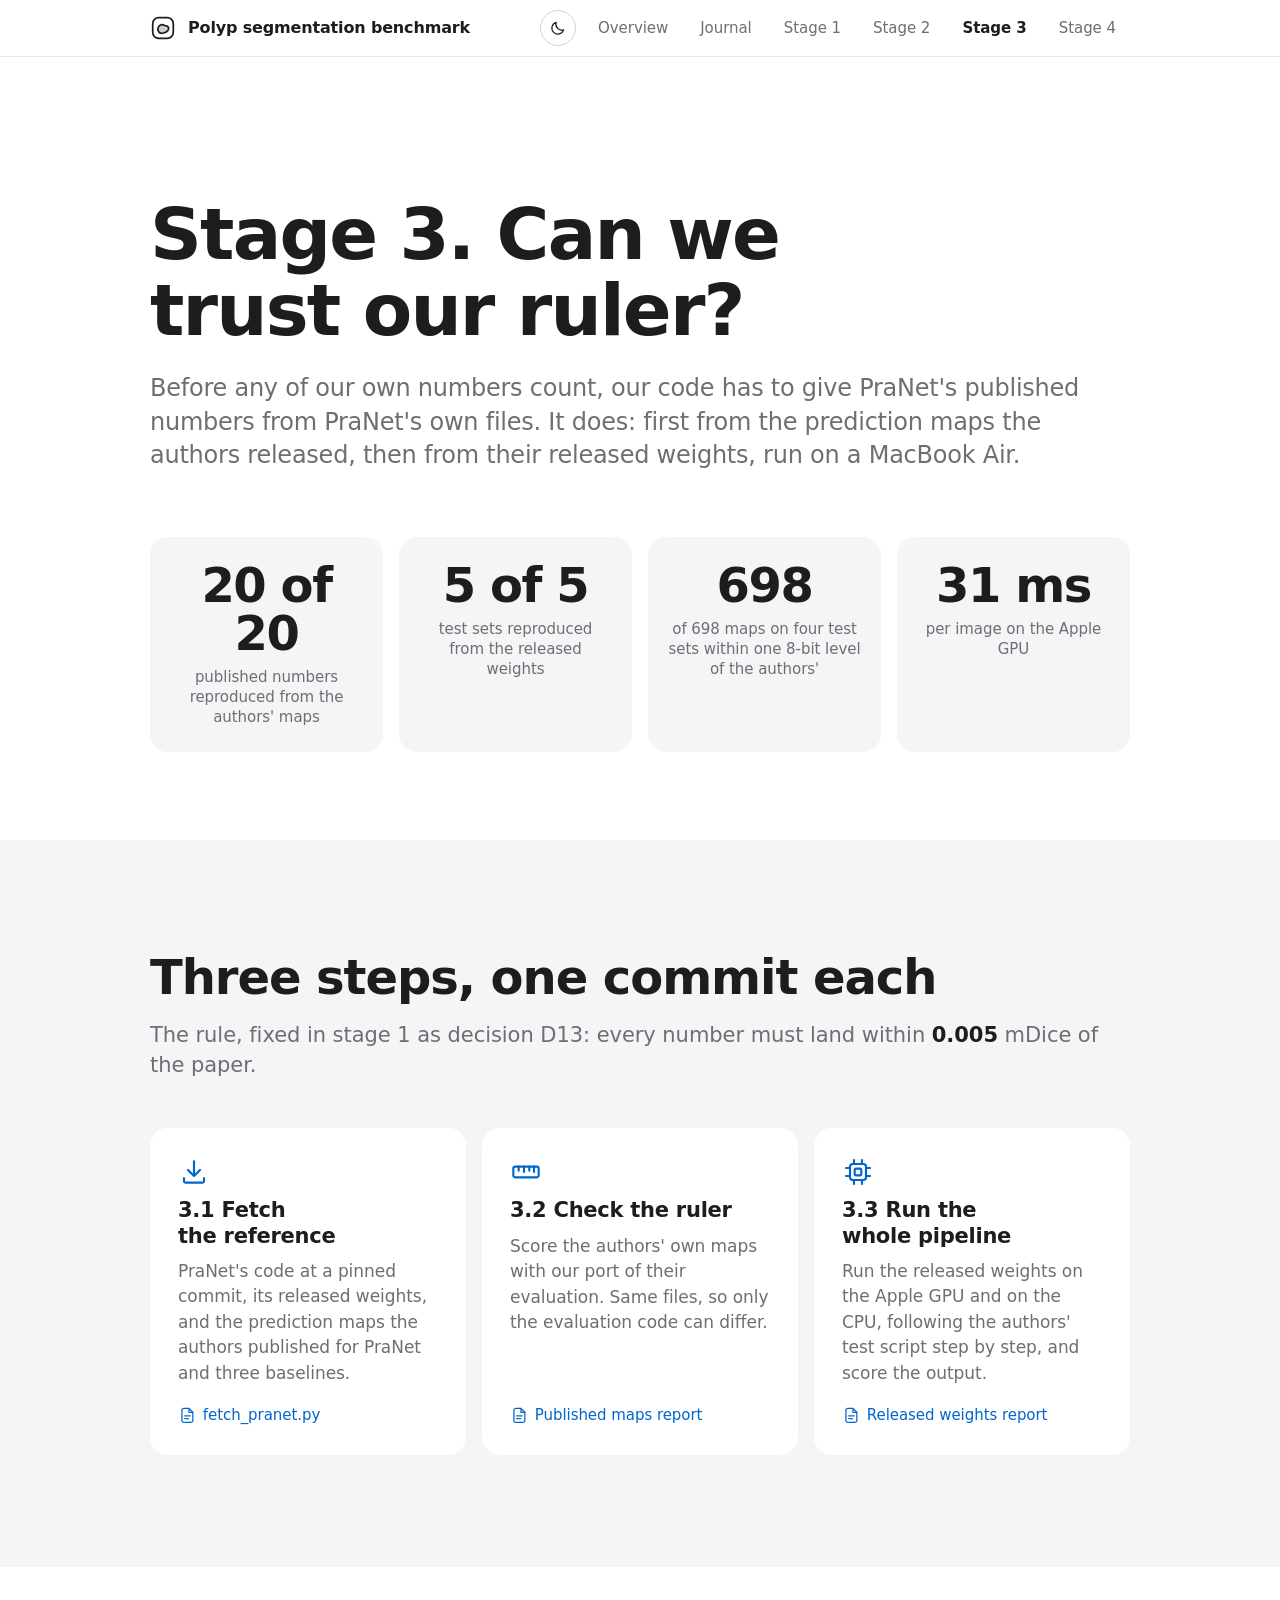
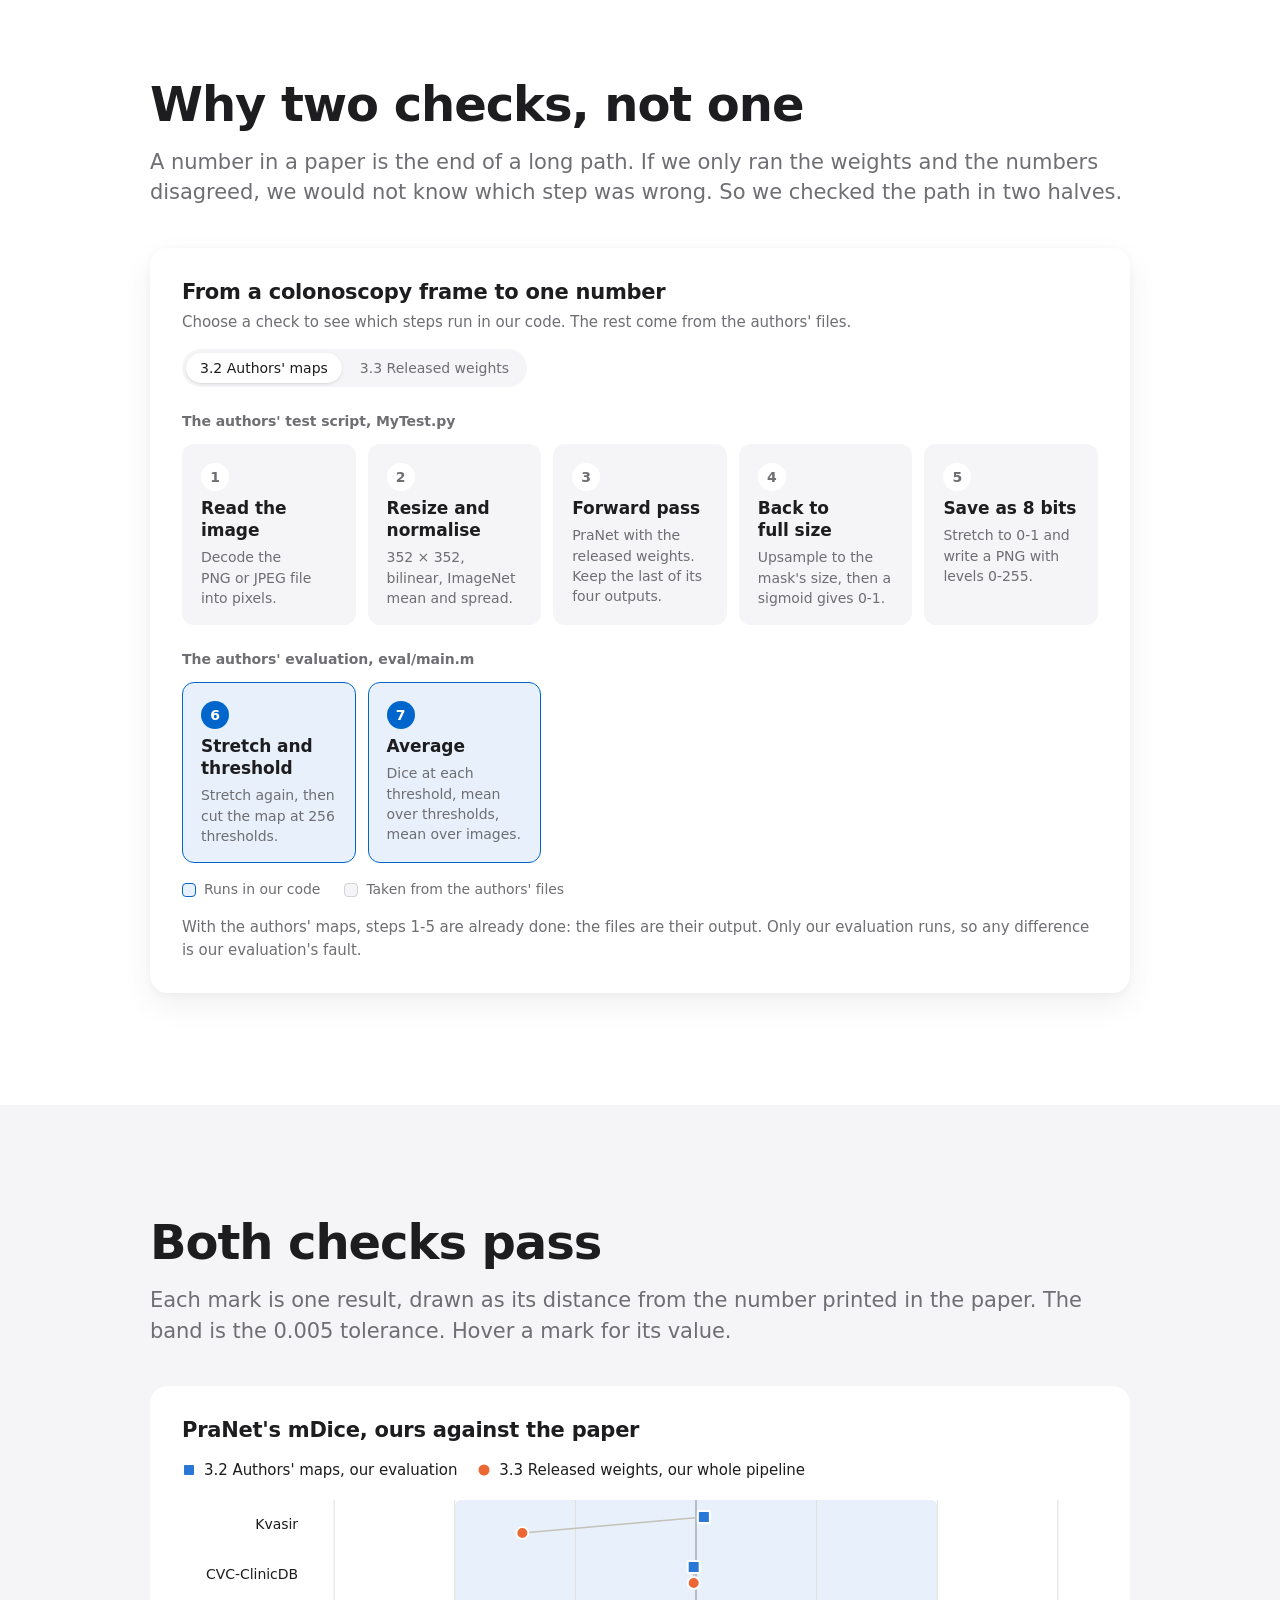
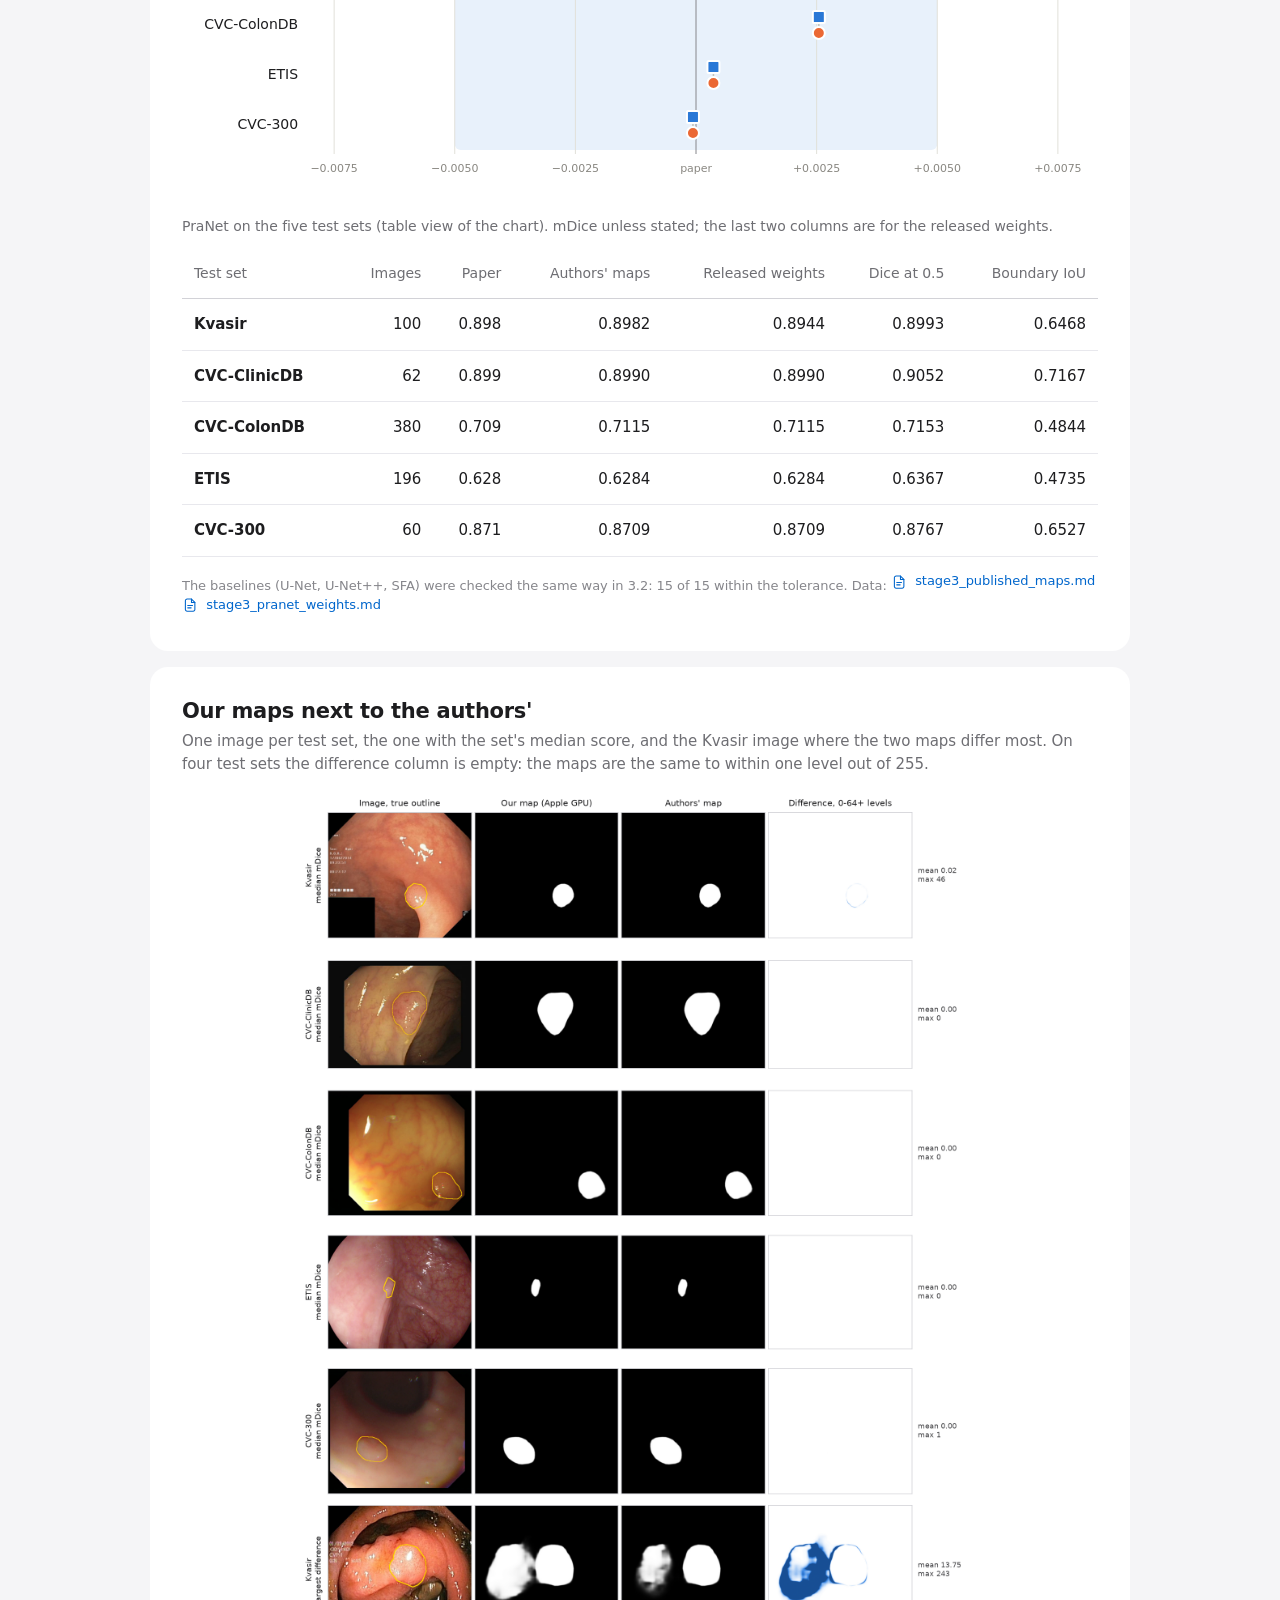
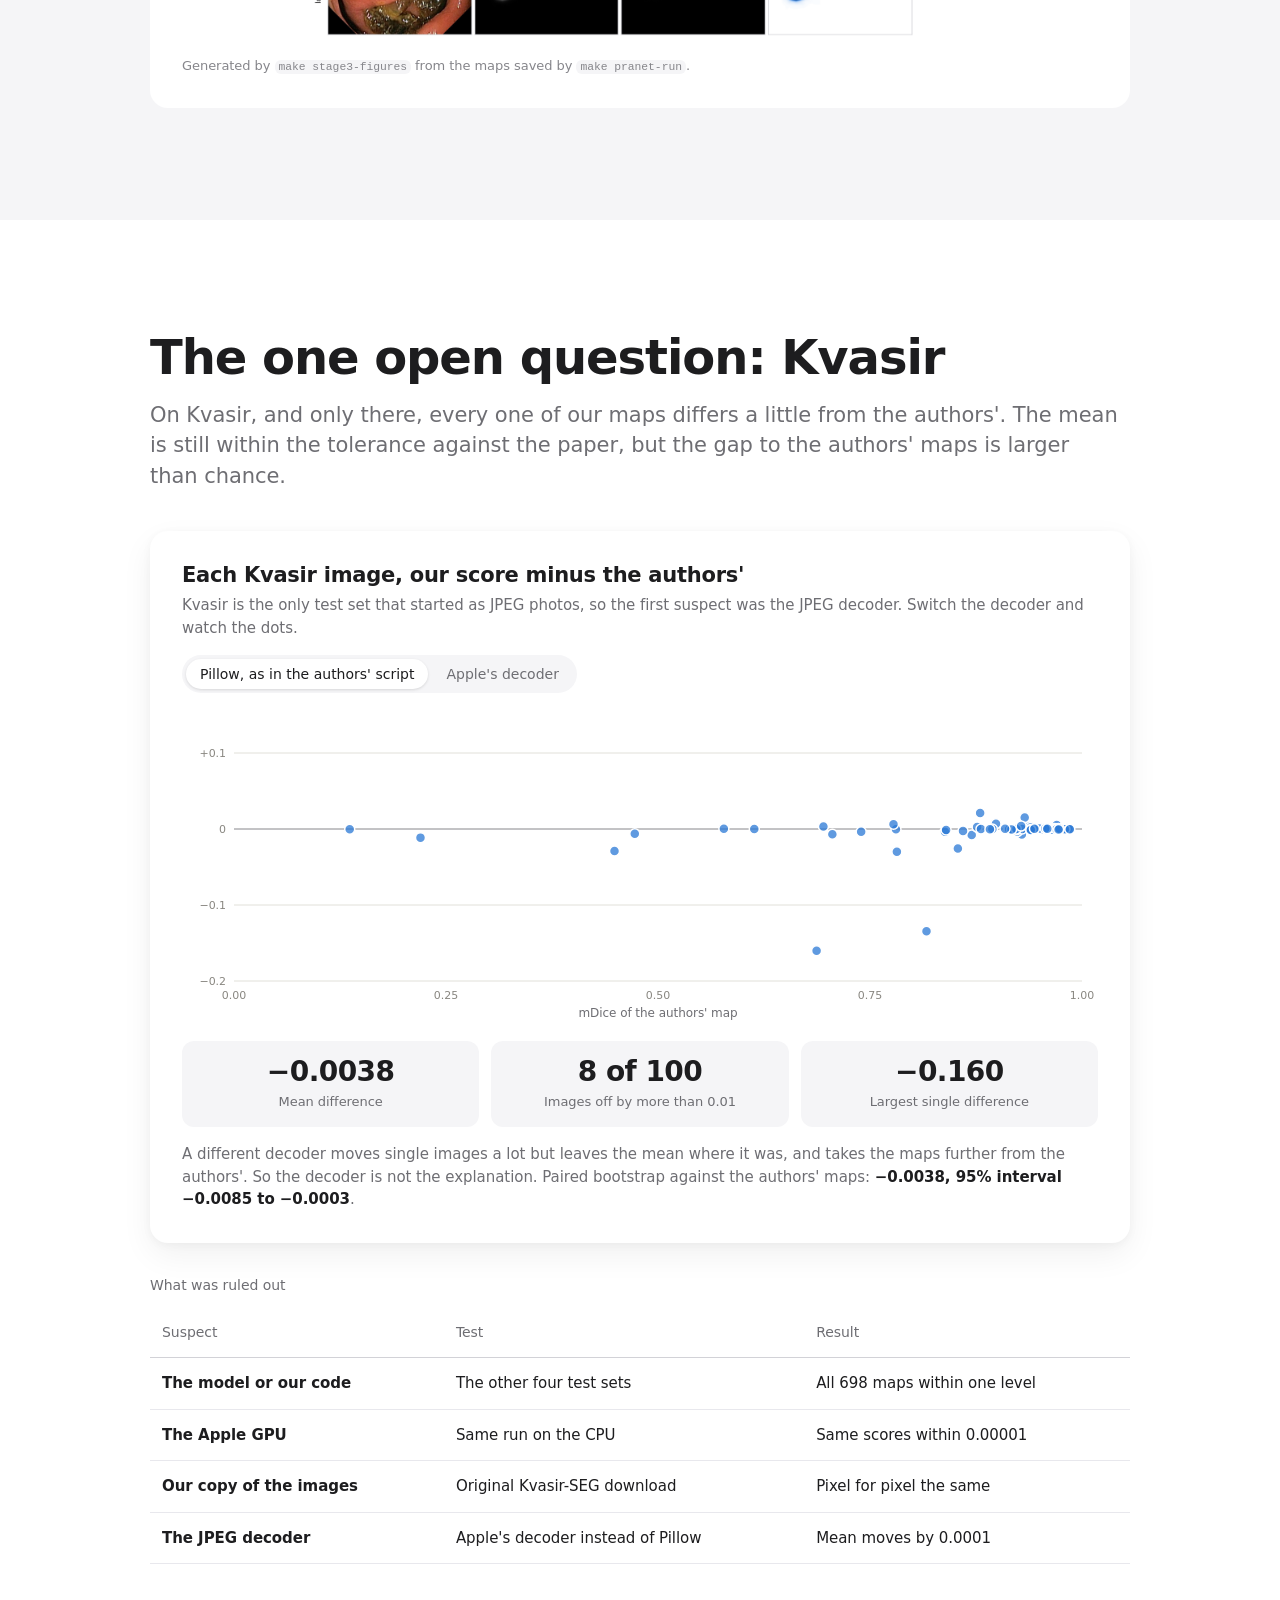
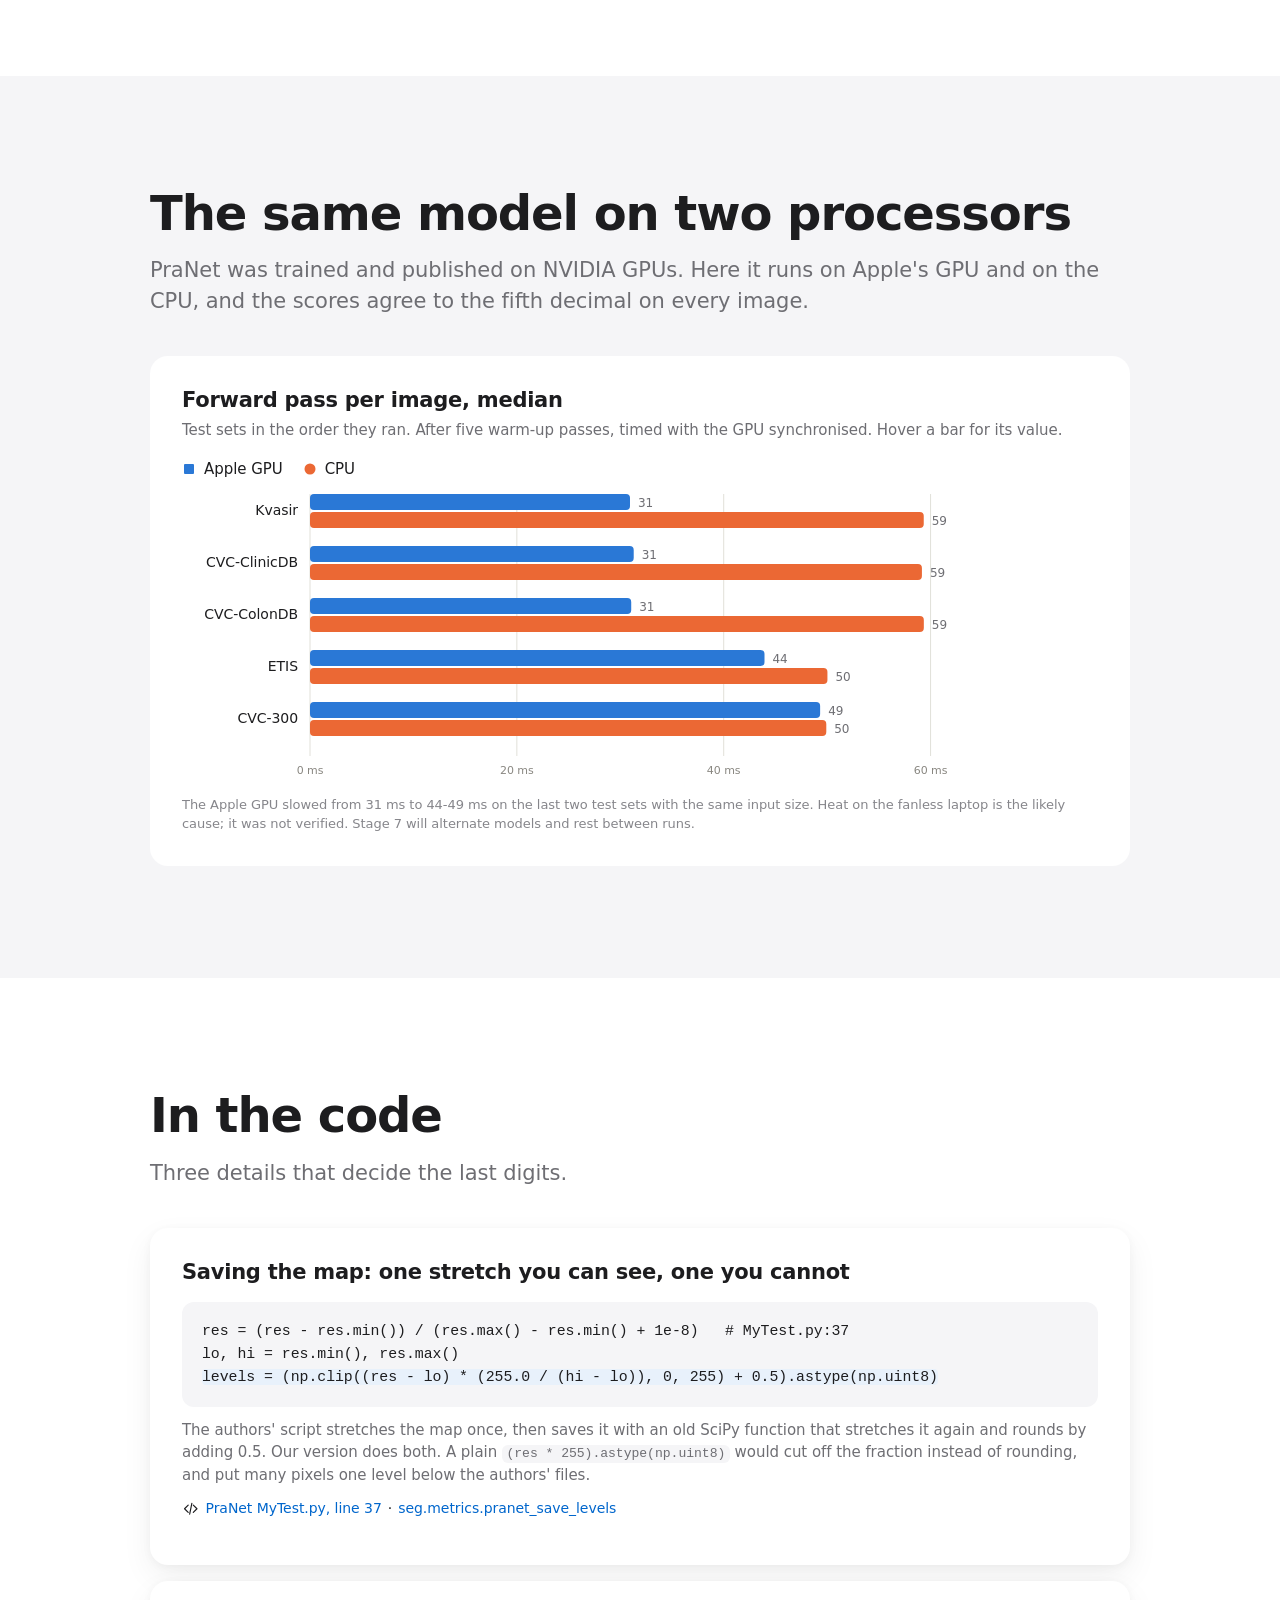
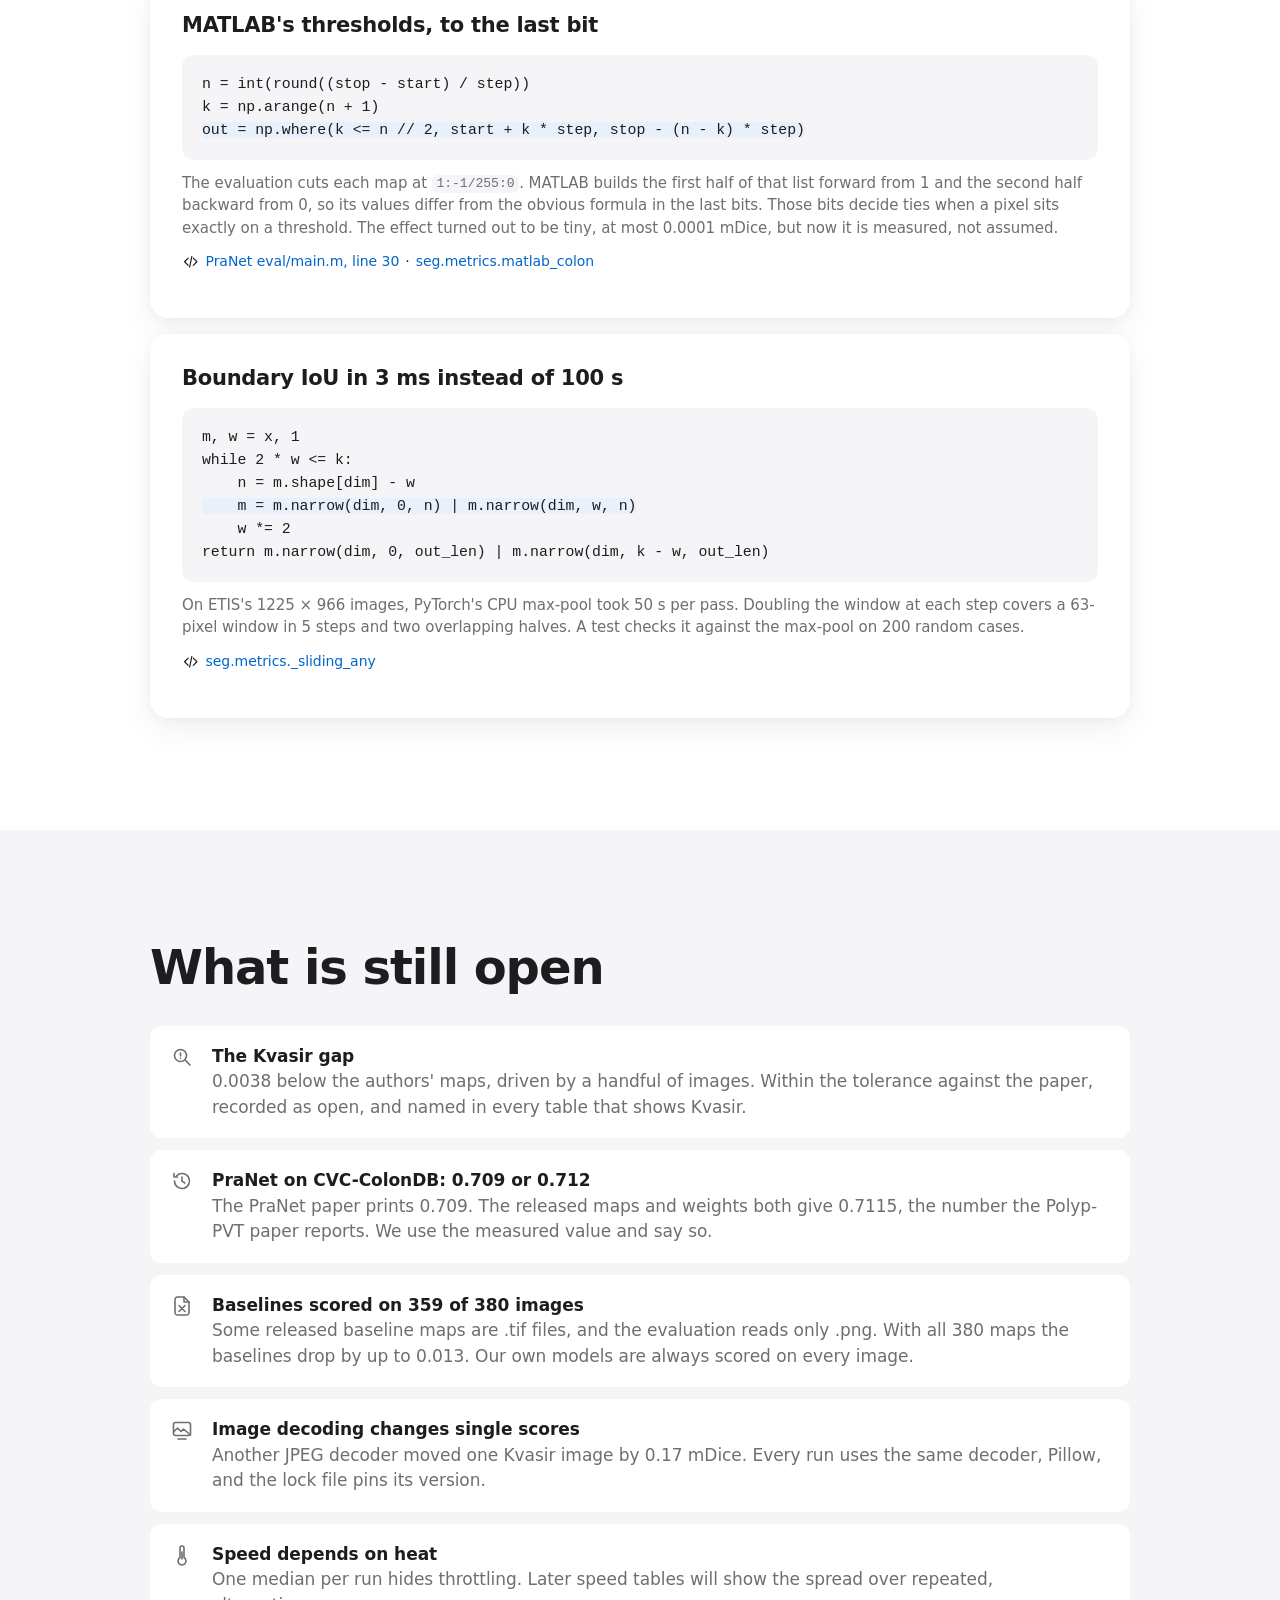
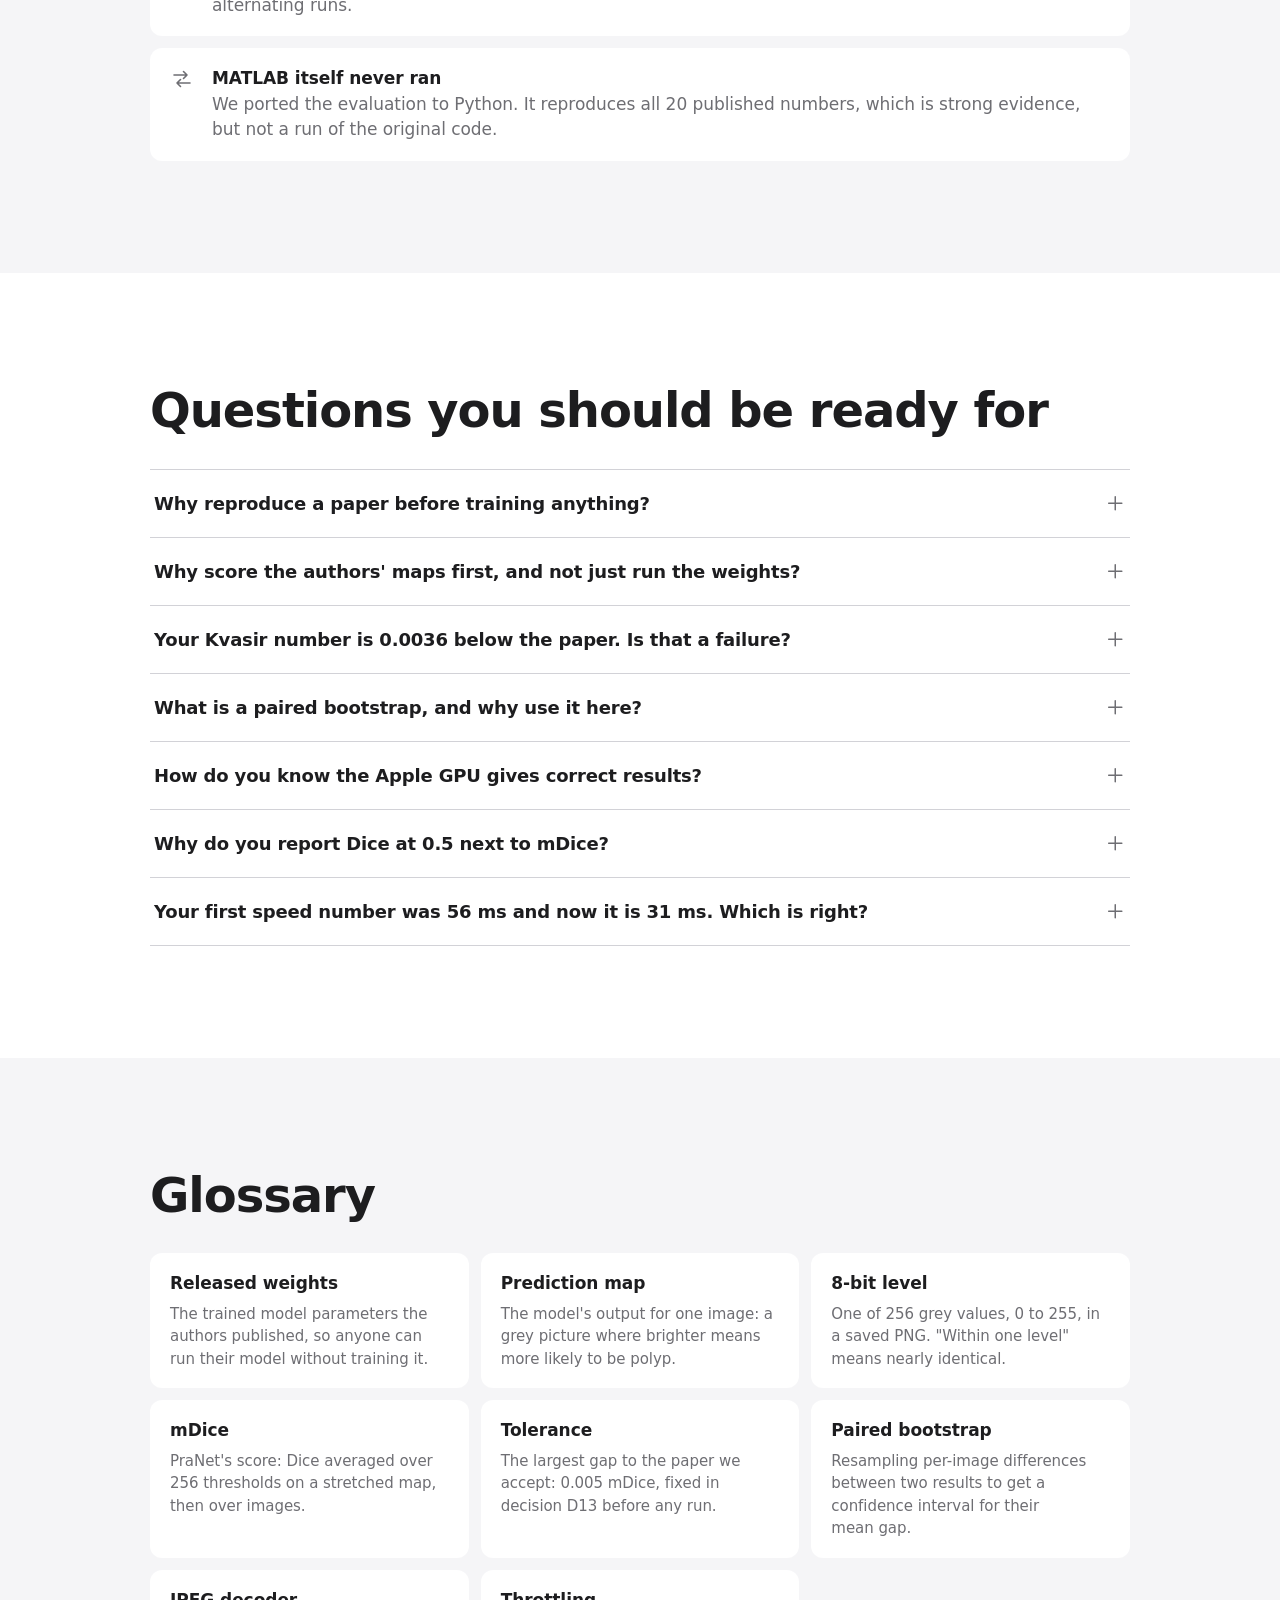
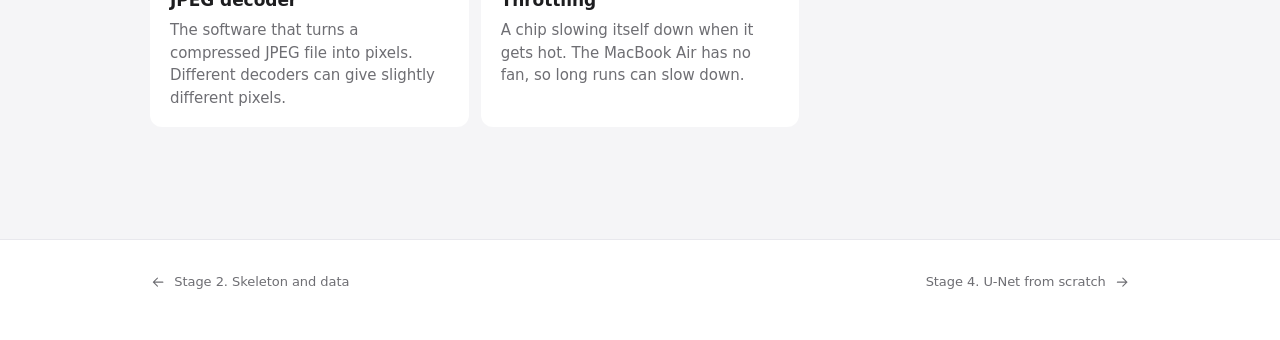
<file: site/stage-3.html>
<!doctype html>
<html lang="en">
<head>
  <meta charset="utf-8">
  <meta name="viewport" content="width=device-width, initial-scale=1">
  <title>Stage 3 · Reproducing PraNet</title>
  <meta name="description" content="Stage 3 of the polyp segmentation benchmark: our evaluation reproduces PraNet's published numbers from the authors' own maps, and the released weights reproduce them on a Mac.">
  <link rel="icon" href="data:image/svg+xml,%3Csvg xmlns='http://www.w3.org/2000/svg' viewBox='0 0 24 24' fill='none' stroke='%230066cc' stroke-width='1.8'%3E%3Crect x='2.5' y='2.5' width='19' height='19' rx='5.5'/%3E%3Cpath d='M8 15.5c-1.6-2.4-.4-6 2.6-6.6 2.1-.4 2.7 1.1 4.3 1.1 2 0 3 2.2 1.8 4-1.4 2.2-6.9 4.3-8.7 1.5z' fill='%230066cc' fill-opacity='.25'/%3E%3C/svg%3E">
  <script>try{document.documentElement.dataset.theme=localStorage.getItem('theme')==='dark'?'dark':'light'}catch(e){document.documentElement.dataset.theme='light'}</script>
  <link rel="stylesheet" href="assets/style.css?v=9">
</head>
<body>
  <a class="visually-hidden" href="#main">Skip to content</a>
  <header class="site-header">
    <div class="wrap header-inner">
      <a class="brand" href="index.html"><svg class="icon brand-mark" aria-hidden="true"><use href="assets/icons.svg?v=6#i-mark"/></svg>Polyp segmentation benchmark</a>
      <div class="header-actions">
        <button class="theme-toggle" type="button" aria-label="Switch to dark theme" title="Switch theme"><svg class="icon icon-moon" aria-hidden="true"><use href="assets/icons.svg?v=6#i-moon"/></svg><svg class="icon icon-sun" aria-hidden="true"><use href="assets/icons.svg?v=6#i-sun"/></svg></button>
        <nav aria-label="Primary">
        <button class="menu-button" type="button" popovertarget="site-menu" aria-controls="site-menu">
          <svg class="icon" aria-hidden="true"><use href="assets/icons.svg?v=6#i-menu"/></svg><span>Menu</span>
        </button>
        <ul id="site-menu" class="nav-list" popover="auto">
          <li><a href="index.html">Overview</a></li>
          <li><a href="journal.html">Journal</a></li>
          <li><a href="stage-1.html">Stage 1</a></li>
          <li><a href="stage-2.html">Stage 2</a></li>
          <li><a href="stage-3.html" aria-current="page">Stage 3</a></li>
          <li><a href="stage-4.html">Stage 4</a></li>
        </ul>
      </nav>
      </div>
    </div>
  </header>

  <main id="main">
    <!-- 1. What we did -->
    <section class="hero">
      <div class="wrap">
        <h1>Stage 3. Can we trust our ruler?</h1>
        <p class="lead">Before any of our own numbers count, our code has to give PraNet's published numbers from PraNet's own files. It does: first from the prediction maps the authors released, then from their released weights, run on a MacBook Air.</p>
        <div class="stats">
          <div class="stat"><span class="stat-value" data-s3="hero.pub">20 of 20</span><span class="stat-label">published numbers reproduced from the authors' maps</span></div>
          <div class="stat"><span class="stat-value" data-s3="hero.run">5 of 5</span><span class="stat-label">test sets reproduced from the released weights</span></div>
          <div class="stat"><span class="stat-value" data-s3="hero.maps">698</span><span class="stat-label">of 698 maps on four test sets within one 8-bit level of the authors'</span></div>
          <div class="stat"><span class="stat-value" data-s3="hero.ms">31 ms</span><span class="stat-label">per image on the Apple GPU</span></div>
        </div>
      </div>
    </section>

    <section class="alt">
      <div class="wrap">
        <h2>Three steps, one commit each</h2>
        <p class="section-lead">The rule, fixed in stage 1 as decision D13: every number must land within <span class="key">0.005</span> mDice of the paper.</p>
        <div class="cards">
          <a class="card reveal" href="../scripts/fetch_pranet.py">
            <svg class="icon card-icon" aria-hidden="true"><use href="assets/icons.svg?v=6#i-download"/></svg>
            <h3>3.1 Fetch the reference</h3>
            <p>PraNet's code at a pinned commit, its released weights, and the prediction maps the authors published for PraNet and three baselines.</p>
            <span class="card-foot"><svg class="icon" aria-hidden="true"><use href="assets/icons.svg?v=6#i-doc"/></svg>fetch_pranet.py</span>
          </a>
          <a class="card reveal" href="../reports/stage3_published_maps.md">
            <svg class="icon card-icon" aria-hidden="true"><use href="assets/icons.svg?v=6#i-ruler"/></svg>
            <h3>3.2 Check the ruler</h3>
            <p>Score the authors' own maps with our port of their evaluation. Same files, so only the evaluation code can differ.</p>
            <span class="card-foot"><svg class="icon" aria-hidden="true"><use href="assets/icons.svg?v=6#i-doc"/></svg>Published maps report</span>
          </a>
          <a class="card reveal" href="../reports/stage3_pranet_weights.md">
            <svg class="icon card-icon" aria-hidden="true"><use href="assets/icons.svg?v=6#i-chip"/></svg>
            <h3>3.3 Run the whole pipeline</h3>
            <p>Run the released weights on the Apple GPU and on the CPU, following the authors' test script step by step, and score the output.</p>
            <span class="card-foot"><svg class="icon" aria-hidden="true"><use href="assets/icons.svg?v=6#i-doc"/></svg>Released weights report</span>
          </a>
        </div>
      </div>
    </section>

    <!-- 2 and 3. Why, and how it works -->
    <section>
      <div class="wrap">
        <h2>Why two checks, not one</h2>
        <p class="section-lead">A number in a paper is the end of a long path. If we only ran the weights and the numbers disagreed, we would not know which step was wrong. So we checked the path in two halves.</p>
        <div class="panel reveal" style="margin-top:40px">
          <h3>From a colonoscopy frame to one number</h3>
          <p class="note">Choose a check to see which steps run in our code. The rest come from the authors' files.</p>
          <div class="segmented" role="group" aria-label="Choose a check" style="margin-top:16px">
            <button type="button" data-check="pub" aria-pressed="true">3.2 Authors' maps</button>
            <button type="button" data-check="run" aria-pressed="false">3.3 Released weights</button>
          </div>
          <div id="flow" data-check="pub">
            <p class="flow-title">The authors' test script, MyTest.py</p>
            <ol class="flow">
              <li data-in="run"><span class="step-num">1</span><strong>Read the image</strong><span class="what">Decode the PNG or JPEG file into pixels.</span></li>
              <li data-in="run"><span class="step-num">2</span><strong>Resize and normalise</strong><span class="what">352 × 352, bilinear, ImageNet mean and spread.</span></li>
              <li data-in="run"><span class="step-num">3</span><strong>Forward pass</strong><span class="what">PraNet with the released weights. Keep the last of its four outputs.</span></li>
              <li data-in="run"><span class="step-num">4</span><strong>Back to full size</strong><span class="what">Upsample to the mask's size, then a sigmoid gives 0-1.</span></li>
              <li data-in="run"><span class="step-num">5</span><strong>Save as 8 bits</strong><span class="what">Stretch to 0-1 and write a PNG with levels 0-255.</span></li>
            </ol>
            <p class="flow-title">The authors' evaluation, eval/main.m</p>
            <ol class="flow" start="6">
              <li data-in="run pub"><span class="step-num">6</span><strong>Stretch and threshold</strong><span class="what">Stretch again, then cut the map at 256 thresholds.</span></li>
              <li data-in="run pub"><span class="step-num">7</span><strong>Average</strong><span class="what">Dice at each threshold, mean over thresholds, mean over images.</span></li>
            </ol>
          </div>
          <div class="flow-groups"><span><i class="ours"></i>Runs in our code</span><span><i></i>Taken from the authors' files</span></div>
          <p class="note" id="flow-note" style="margin-top:16px" aria-live="polite">With the authors' maps, steps 1-5 are already done: the files are their output. Only our evaluation runs, so any difference is our evaluation's fault.</p>
        </div>
      </div>
    </section>

    <!-- 5. Results -->
    <section class="alt">
      <div class="wrap">
        <h2>Both checks pass</h2>
        <p class="section-lead">Each mark is one result, drawn as its distance from the number printed in the paper. The band is the 0.005 tolerance. Hover a mark for its value.</p>
        <div class="panel reveal" style="margin-top:40px">
          <h3>PraNet's mDice, ours against the paper</h3>
          <ul class="legend" aria-label="Legend">
            <li><svg aria-hidden="true" style="fill:var(--s1)"><use href="assets/icons.svg?v=6#m-square"/></svg>3.2 Authors' maps, our evaluation</li>
            <li><svg aria-hidden="true" style="fill:var(--s2)"><use href="assets/icons.svg?v=6#m-circle"/></svg>3.3 Released weights, our whole pipeline</li>
          </ul>
          <div class="chart" id="s3-tolerance" role="img" aria-label="Difference from the paper's mDice for each test set, for both checks"></div>
          <div class="table-wrap" id="s3-table"></div>
          <figcaption>The baselines (U-Net, U-Net++, SFA) were checked the same way in 3.2: 15 of 15 within the tolerance. Data: <a class="doc-link" href="../reports/stage3_published_maps.md"><svg class="icon" aria-hidden="true"><use href="assets/icons.svg?v=6#i-doc"/></svg>stage3_published_maps.md</a> <a class="doc-link" href="../reports/stage3_pranet_weights.md"><svg class="icon" aria-hidden="true"><use href="assets/icons.svg?v=6#i-doc"/></svg>stage3_pranet_weights.md</a></figcaption>
        </div>

        <figure class="panel reveal">
          <h3>Our maps next to the authors'</h3>
          <p class="note">One image per test set, the one with the set's median score, and the Kvasir image where the two maps differ most. On four test sets the difference column is empty: the maps are the same to within one level out of 255.</p>
          <img class="figure-img" src="../reports/figures/stage3_maps.png" width="1680" height="2100" loading="lazy"
               alt="Six rows of four panels: image with true outline, our map, the authors' map, and the difference. Median images: Kvasir mean difference 0.02 levels, CVC-ClinicDB 0, CVC-ColonDB 0, ETIS 0, CVC-300 0 with a maximum of 1. Last row, the Kvasir image with the largest difference: mean 13.75 levels, maximum 243; our map marks a second, false region more strongly than the authors' map.">
          <figcaption>Generated by <code>make stage3-figures</code> from the maps saved by <code>make pranet-run</code>.</figcaption>
        </figure>
      </div>
    </section>

    <section>
      <div class="wrap">
        <h2>The one open question: Kvasir</h2>
        <p class="section-lead">On Kvasir, and only there, every one of our maps differs a little from the authors'. The mean is still within the tolerance against the paper, but the gap to the authors' maps is larger than chance.</p>
        <div class="panel reveal" style="margin-top:40px">
          <h3>Each Kvasir image, our score minus the authors'</h3>
          <p class="note">Kvasir is the only test set that started as JPEG photos, so the first suspect was the JPEG decoder. Switch the decoder and watch the dots.</p>
          <div class="segmented" role="group" aria-label="JPEG decoder" style="margin-top:16px">
            <button type="button" data-dec="pillow" aria-pressed="true">Pillow, as in the authors' script</button>
            <button type="button" data-dec="apple" aria-pressed="false">Apple's decoder</button>
          </div>
          <div class="chart" id="s3-kvasir" role="img" aria-label="Per-image difference in mDice between our maps and the authors' maps on Kvasir"></div>
          <div class="result-row" aria-live="polite">
            <div class="result"><span class="result-value" id="kv-mean">–</span><span class="result-label">Mean difference</span></div>
            <div class="result"><span class="result-value" id="kv-big">–</span><span class="result-label">Images off by more than 0.01</span></div>
            <div class="result"><span class="result-value" id="kv-worst">–</span><span class="result-label">Largest single difference</span></div>
          </div>
          <p class="note" style="margin-top:16px">A different decoder moves single images a lot but leaves the mean where it was, and takes the maps further from the authors'. So the decoder is not the explanation. Paired bootstrap against the authors' maps: <span class="key" id="kv-ci">–</span>.</p>
        </div>
        <div class="table-wrap">
          <table>
            <caption>What was ruled out</caption>
            <thead><tr><th scope="col">Suspect</th><th scope="col">Test</th><th scope="col">Result</th></tr></thead>
            <tbody>
              <tr><th scope="row">The model or our code</th><td data-label="Test">The other four test sets</td><td data-label="Result">All 698 maps within one level</td></tr>
              <tr><th scope="row">The Apple GPU</th><td data-label="Test">Same run on the CPU</td><td data-label="Result">Same scores within 0.00001</td></tr>
              <tr><th scope="row">Our copy of the images</th><td data-label="Test">Original Kvasir-SEG download</td><td data-label="Result">Pixel for pixel the same</td></tr>
              <tr><th scope="row">The JPEG decoder</th><td data-label="Test">Apple's decoder instead of Pillow</td><td data-label="Result">Mean moves by 0.0001</td></tr>
            </tbody>
          </table>
        </div>
      </div>
    </section>

    <section class="alt">
      <div class="wrap">
        <h2>The same model on two processors</h2>
        <p class="section-lead">PraNet was trained and published on NVIDIA GPUs. Here it runs on Apple's GPU and on the CPU, and the scores agree to the fifth decimal on every image.</p>
        <div class="panel reveal" style="margin-top:40px">
          <h3>Forward pass per image, median</h3>
          <p class="note">Test sets in the order they ran. After five warm-up passes, timed with the GPU synchronised. Hover a bar for its value.</p>
          <ul class="legend" aria-label="Legend">
            <li><svg aria-hidden="true" style="fill:var(--s1)"><use href="assets/icons.svg?v=6#m-square"/></svg>Apple GPU</li>
            <li><svg aria-hidden="true" style="fill:var(--s2)"><use href="assets/icons.svg?v=6#m-circle"/></svg>CPU</li>
          </ul>
          <div class="chart" id="s3-speed" role="img" aria-label="Median forward-pass time per test set on the Apple GPU and the CPU"></div>
          <figcaption>The Apple GPU slowed from 31 ms to 44-49 ms on the last two test sets with the same input size. Heat on the fanless laptop is the likely cause; it was not verified. Stage 7 will alternate models and rest between runs.</figcaption>
        </div>
      </div>
    </section>

    <!-- 4. Code walkthrough -->
    <section>
      <div class="wrap">
        <h2>In the code</h2>
        <p class="section-lead">Three details that decide the last digits.</p>
        <div class="panel reveal" style="margin-top:40px">
          <h3>Saving the map: one stretch you can see, one you cannot</h3>
          <div class="code-block"><pre>res = (res - res.min()) / (res.max() - res.min() + 1e-8)   # MyTest.py:37
lo, hi = res.min(), res.max()
<span class="hl">levels = (np.clip((res - lo) * (255.0 / (hi - lo)), 0, 255) + 0.5).astype(np.uint8)</span></pre></div>
          <p class="note" style="margin-top:12px">The authors' script stretches the map once, then saves it with an old SciPy function that stretches it again and rounds by adding 0.5. Our version does both. A plain <code>(res * 255).astype(np.uint8)</code> would cut off the fraction instead of rounding, and put many pixels one level below the authors' files.</p>
          <p class="source"><svg class="icon" aria-hidden="true"><use href="assets/icons.svg?v=6#i-code"/></svg><a href="https://github.com/DengPingFan/PraNet/blob/95f12bd4e32ec954b5069654abae7de9473fd1f5/MyTest.py#L37">PraNet MyTest.py, line 37</a> · <a href="../src/seg/metrics.py">seg.metrics.pranet_save_levels</a></p>
        </div>
        <div class="panel reveal">
          <h3>MATLAB's thresholds, to the last bit</h3>
          <div class="code-block"><pre>n = int(round((stop - start) / step))
k = np.arange(n + 1)
<span class="hl">out = np.where(k &lt;= n // 2, start + k * step, stop - (n - k) * step)</span></pre></div>
          <p class="note" style="margin-top:12px">The evaluation cuts each map at <code>1:-1/255:0</code>. MATLAB builds the first half of that list forward from 1 and the second half backward from 0, so its values differ from the obvious formula in the last bits. Those bits decide ties when a pixel sits exactly on a threshold. The effect turned out to be tiny, at most 0.0001 mDice, but now it is measured, not assumed.</p>
          <p class="source"><svg class="icon" aria-hidden="true"><use href="assets/icons.svg?v=6#i-code"/></svg><a href="https://github.com/DengPingFan/PraNet/blob/95f12bd4e32ec954b5069654abae7de9473fd1f5/eval/main.m#L30">PraNet eval/main.m, line 30</a> · <a href="../src/seg/metrics.py">seg.metrics.matlab_colon</a></p>
        </div>
        <div class="panel reveal">
          <h3>Boundary IoU in 3 ms instead of 100 s</h3>
          <div class="code-block"><pre>m, w = x, 1
while 2 * w &lt;= k:
    n = m.shape[dim] - w
<span class="hl">    m = m.narrow(dim, 0, n) | m.narrow(dim, w, n)</span>
    w *= 2
return m.narrow(dim, 0, out_len) | m.narrow(dim, k - w, out_len)</pre></div>
          <p class="note" style="margin-top:12px">On ETIS's 1225 × 966 images, PyTorch's CPU max-pool took 50 s per pass. Doubling the window at each step covers a 63-pixel window in 5 steps and two overlapping halves. A test checks it against the max-pool on 200 random cases.</p>
          <p class="source"><svg class="icon" aria-hidden="true"><use href="assets/icons.svg?v=6#i-code"/></svg><a href="../src/seg/metrics.py">seg.metrics._sliding_any</a></p>
        </div>
      </div>
    </section>

    <!-- 6. What can go wrong -->
    <section class="alt">
      <div class="wrap">
        <h2>What is still open</h2>
        <ul class="risk-list">
          <li class="reveal"><svg class="icon" aria-hidden="true"><use href="assets/icons.svg?v=6#i-search"/></svg><div><strong>The Kvasir gap</strong><span>0.0038 below the authors' maps, driven by a handful of images. Within the tolerance against the paper, recorded as open, and named in every table that shows Kvasir.</span></div></li>
          <li class="reveal"><svg class="icon" aria-hidden="true"><use href="assets/icons.svg?v=6#i-history"/></svg><div><strong>PraNet on CVC-ColonDB: 0.709 or 0.712</strong><span>The PraNet paper prints 0.709. The released maps and weights both give 0.7115, the number the Polyp-PVT paper reports. We use the measured value and say so.</span></div></li>
          <li class="reveal"><svg class="icon" aria-hidden="true"><use href="assets/icons.svg?v=6#i-file-skip"/></svg><div><strong>Baselines scored on 359 of 380 images</strong><span>Some released baseline maps are .tif files, and the evaluation reads only .png. With all 380 maps the baselines drop by up to 0.013. Our own models are always scored on every image.</span></div></li>
          <li class="reveal"><svg class="icon" aria-hidden="true"><use href="assets/icons.svg?v=6#i-decode"/></svg><div><strong>Image decoding changes single scores</strong><span>Another JPEG decoder moved one Kvasir image by 0.17 mDice. Every run uses the same decoder, Pillow, and the lock file pins its version.</span></div></li>
          <li class="reveal"><svg class="icon" aria-hidden="true"><use href="assets/icons.svg?v=6#i-heat"/></svg><div><strong>Speed depends on heat</strong><span>One median per run hides throttling. Later speed tables will show the spread over repeated, alternating runs.</span></div></li>
          <li class="reveal"><svg class="icon" aria-hidden="true"><use href="assets/icons.svg?v=6#i-port"/></svg><div><strong>MATLAB itself never ran</strong><span>We ported the evaluation to Python. It reproduces all 20 published numbers, which is strong evidence, but not a run of the original code.</span></div></li>
        </ul>
      </div>
    </section>

    <!-- 7. Interview questions -->
    <section>
      <div class="wrap">
        <h2 id="questions">Questions you should be ready for</h2>
        <div class="accordion" aria-labelledby="questions">
          <details><summary>Why reproduce a paper before training anything?<svg class="icon" aria-hidden="true"><use href="assets/icons.svg?v=6#i-plus"/></svg></summary><div class="answer"><p>Our results will sit next to published ones. If our evaluation measured differently, every comparison would mix model differences with measurement differences. Matching the paper from the authors' own files shows the ruler is the same.</p></div></details>
          <details><summary>Why score the authors' maps first, and not just run the weights?<svg class="icon" aria-hidden="true"><use href="assets/icons.svg?v=6#i-plus"/></svg></summary><div class="answer"><p>It splits the problem in two. With the authors' maps, only our evaluation can be wrong. Once that matches, running the weights tests everything before it: loading, preprocessing, inference and saving. A mismatch then points to one half.</p></div></details>
          <details><summary>Your Kvasir number is 0.0036 below the paper. Is that a failure?<svg class="icon" aria-hidden="true"><use href="assets/icons.svg?v=6#i-plus"/></svg></summary><div class="answer"><p>Against the rule we set before looking, no: it is within 0.005. But against the authors' own maps the gap is 0.0038, and a paired bootstrap puts it below zero. So it is a real difference, and we say so instead of rounding it away. Four suspects are ruled out; the cause is still open.</p></div></details>
          <details><summary>What is a paired bootstrap, and why use it here?<svg class="icon" aria-hidden="true"><use href="assets/icons.svg?v=6#i-plus"/></svg></summary><div class="answer"><p>Both results are on the same 100 images, so we look at the per-image differences. We resample those 100 differences with replacement 10,000 times and take the middle 95% of the means. Pairing removes the spread between easy and hard images, which is much larger than the effect.</p></div></details>
          <details><summary>How do you know the Apple GPU gives correct results?<svg class="icon" aria-hidden="true"><use href="assets/icons.svg?v=6#i-plus"/></svg></summary><div class="answer"><p>The same run on the CPU agrees within 0.00001 mDice on every image, and on four test sets the maps match what the authors produced on an NVIDIA GPU to within one level out of 255.</p></div></details>
          <details><summary>Why do you report Dice at 0.5 next to mDice?<svg class="icon" aria-hidden="true"><use href="assets/icons.svg?v=6#i-plus"/></svg></summary><div class="answer"><p>mDice averages over 256 thresholds after stretching each map, so it is only comparable with other mDice numbers. Dice at a fixed 0.5 threshold is what a deployed model would use. For PraNet they are close, 0.894 and 0.899 on Kvasir, but stage 2 showed they can come apart.</p></div></details>
          <details><summary>Your first speed number was 56 ms and now it is 31 ms. Which is right?<svg class="icon" aria-hidden="true"><use href="assets/icons.svg?v=6#i-plus"/></svg></summary><div class="answer"><p>31 ms. The 56 ms came from a quick check right after loading, without warm-up, so it included one-time setup. The run script warms up, synchronises the GPU before reading the clock, and takes the median over 798 images. The old number stays in the journal as history.</p></div></details>
        </div>
      </div>
    </section>

    <!-- 8. Glossary -->
    <section class="alt">
      <div class="wrap">
        <h2>Glossary</h2>
        <dl class="glossary">
          <div><dt>Released weights</dt><dd>The trained model parameters the authors published, so anyone can run their model without training it.</dd></div>
          <div><dt>Prediction map</dt><dd>The model's output for one image: a grey picture where brighter means more likely to be polyp.</dd></div>
          <div><dt>8-bit level</dt><dd>One of 256 grey values, 0 to 255, in a saved PNG. "Within one level" means nearly identical.</dd></div>
          <div><dt>mDice</dt><dd>PraNet's score: Dice averaged over 256 thresholds on a stretched map, then over images.</dd></div>
          <div><dt>Tolerance</dt><dd>The largest gap to the paper we accept: 0.005 mDice, fixed in decision D13 before any run.</dd></div>
          <div><dt>Paired bootstrap</dt><dd>Resampling per-image differences between two results to get a confidence interval for their mean gap.</dd></div>
          <div><dt>JPEG decoder</dt><dd>The software that turns a compressed JPEG file into pixels. Different decoders can give slightly different pixels.</dd></div>
          <div><dt>Throttling</dt><dd>A chip slowing itself down when it gets hot. The MacBook Air has no fan, so long runs can slow down.</dd></div>
        </dl>
      </div>
    </section>
  </main>

  <footer class="site-footer">
    <div class="wrap">
      <div class="pager">
        <a class="doc-link" href="stage-2.html"><svg class="icon" aria-hidden="true"><use href="assets/icons.svg?v=6#i-arrow-left"/></svg>Stage 2. Skeleton and data</a>
        <a class="doc-link" href="stage-4.html">Stage 4. U-Net from scratch<svg class="icon" aria-hidden="true"><use href="assets/icons.svg?v=6#i-arrow"/></svg></a>
      </div>
    </div>
  </footer>
  <script src="assets/site.js?v=10" defer></script>
</body>
</html>
</file>
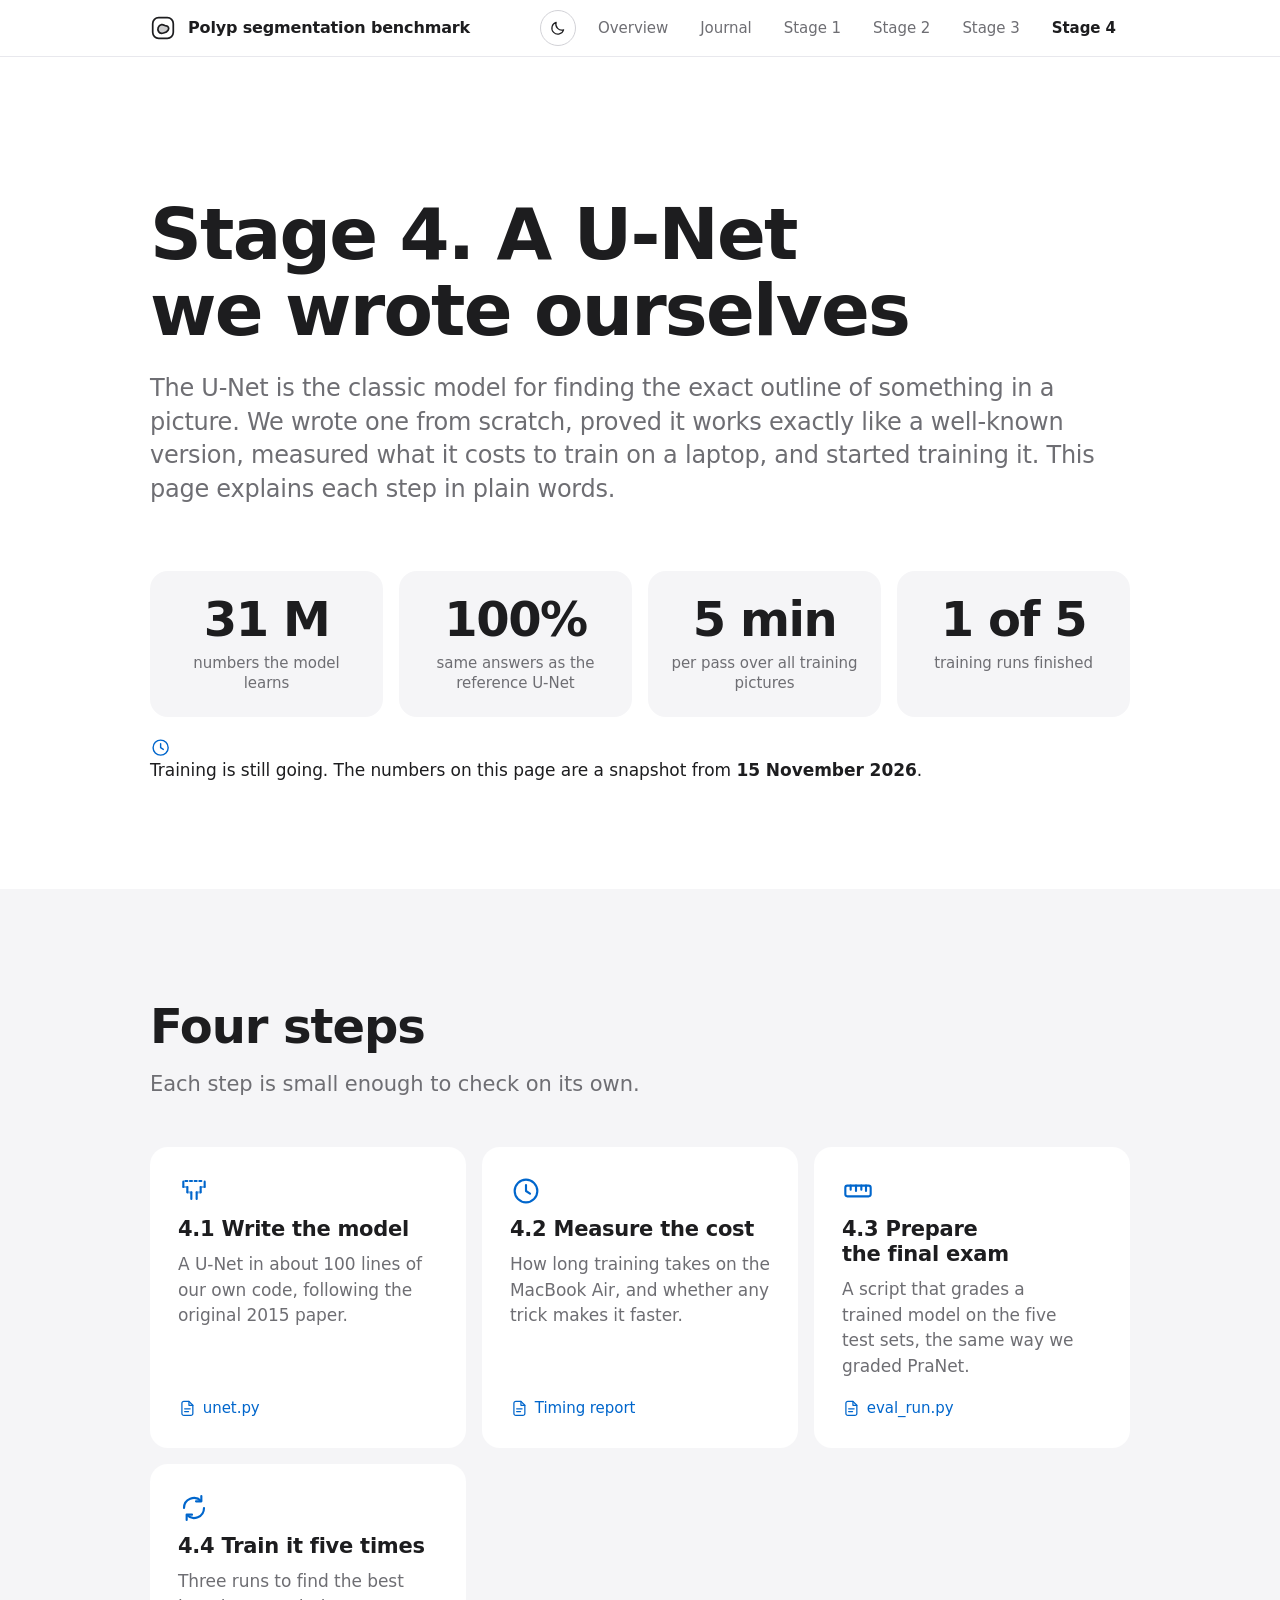
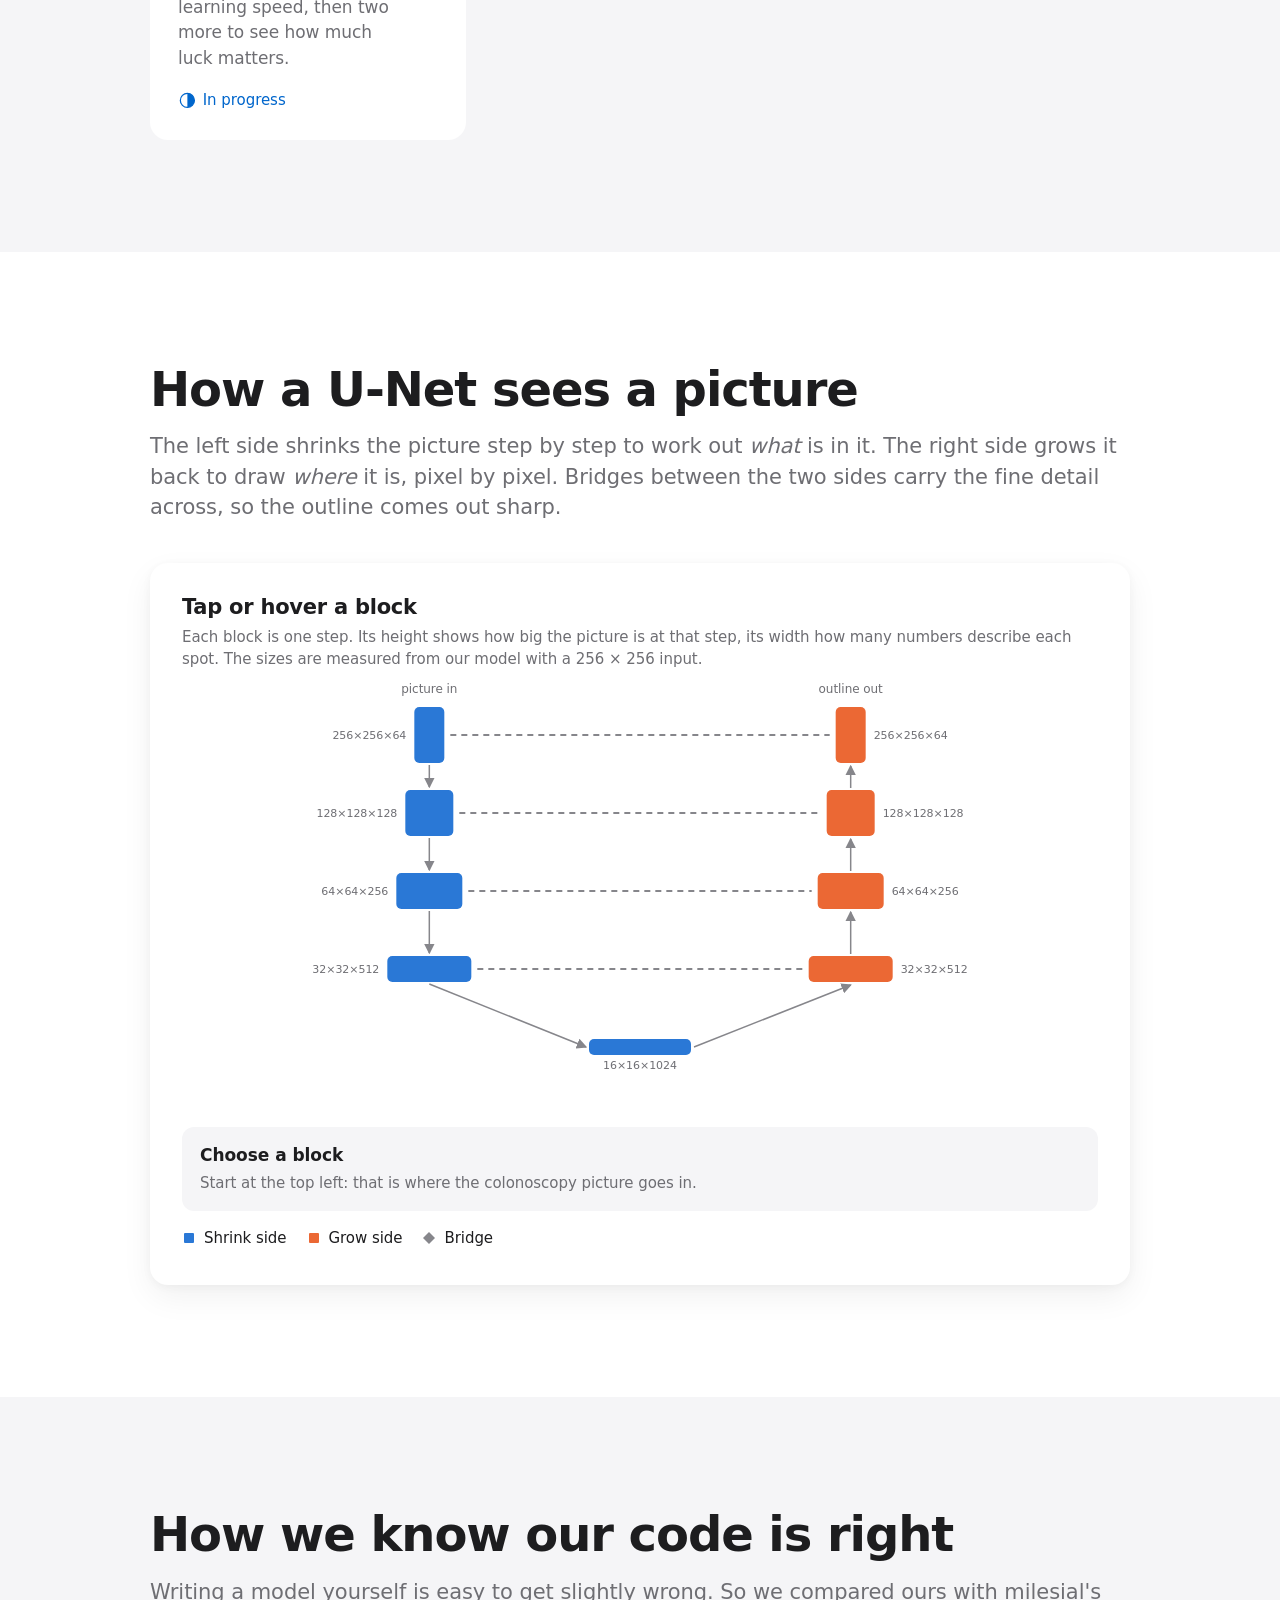
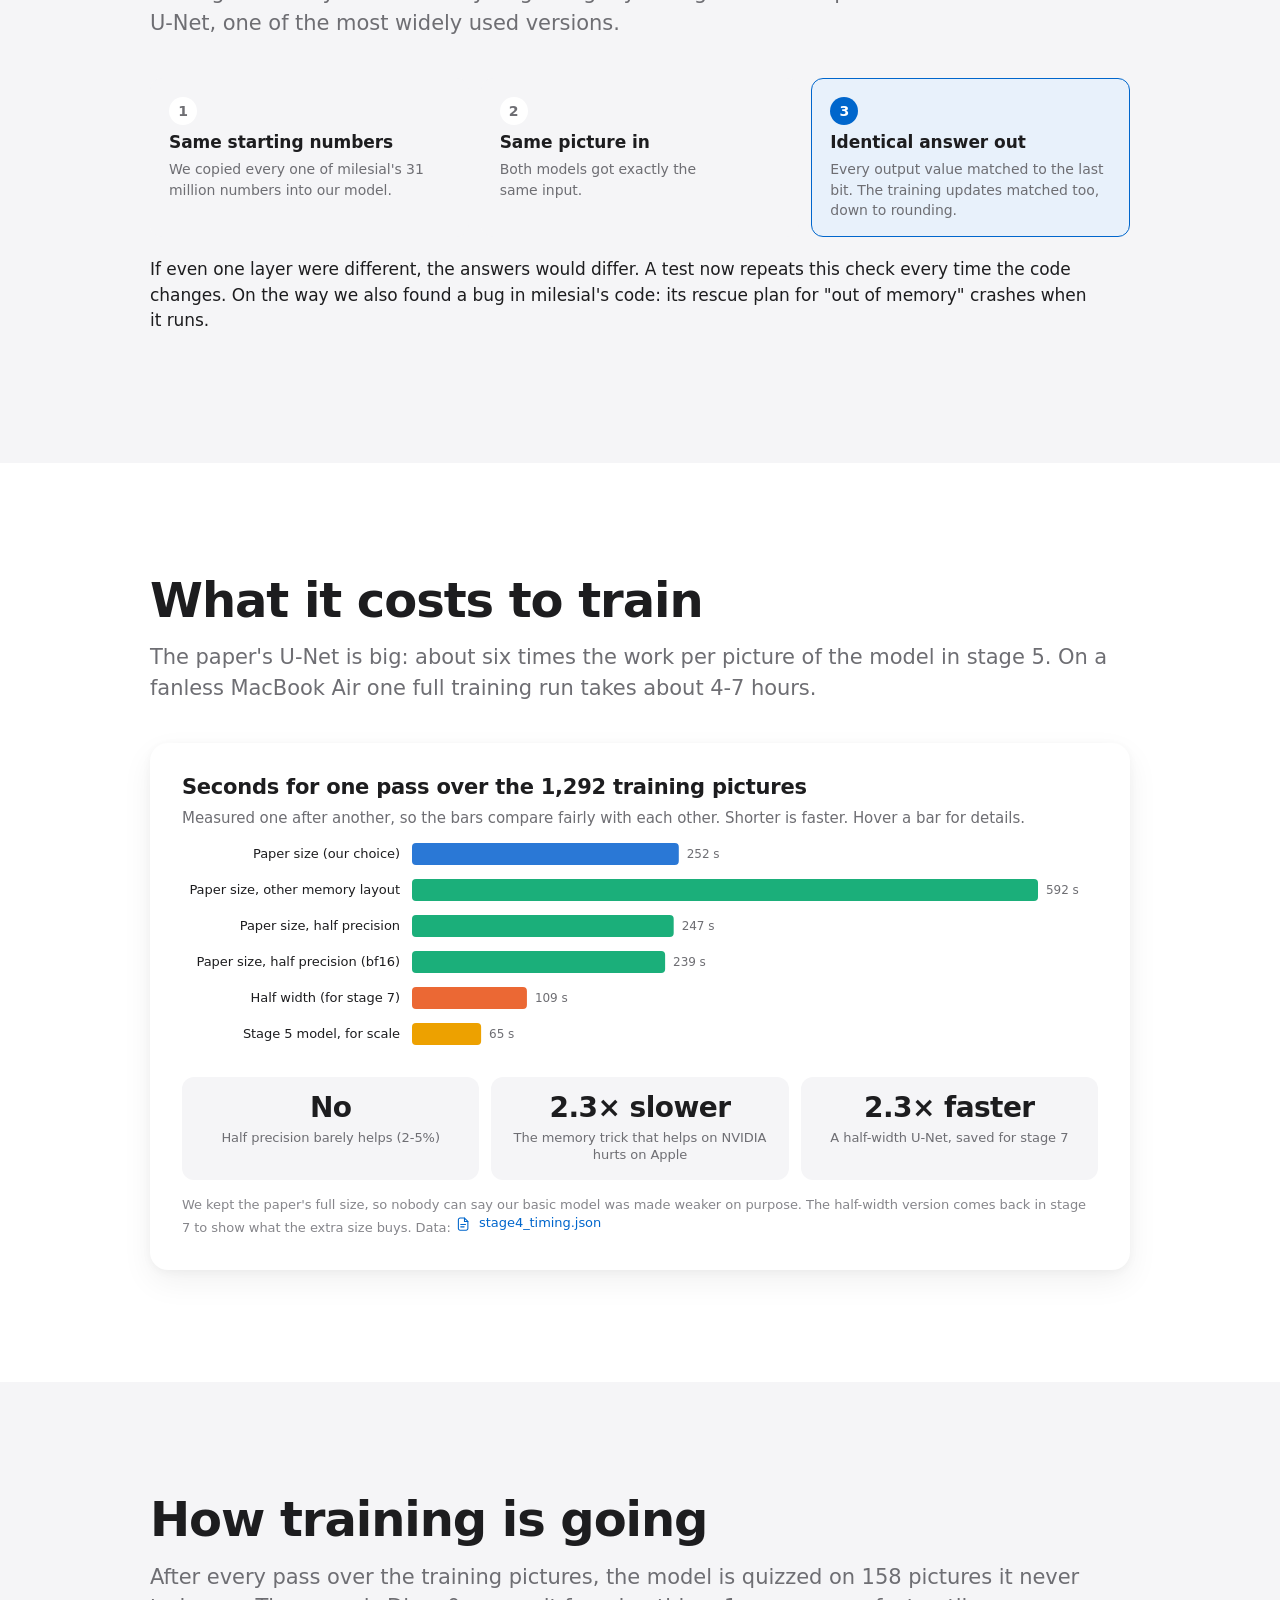
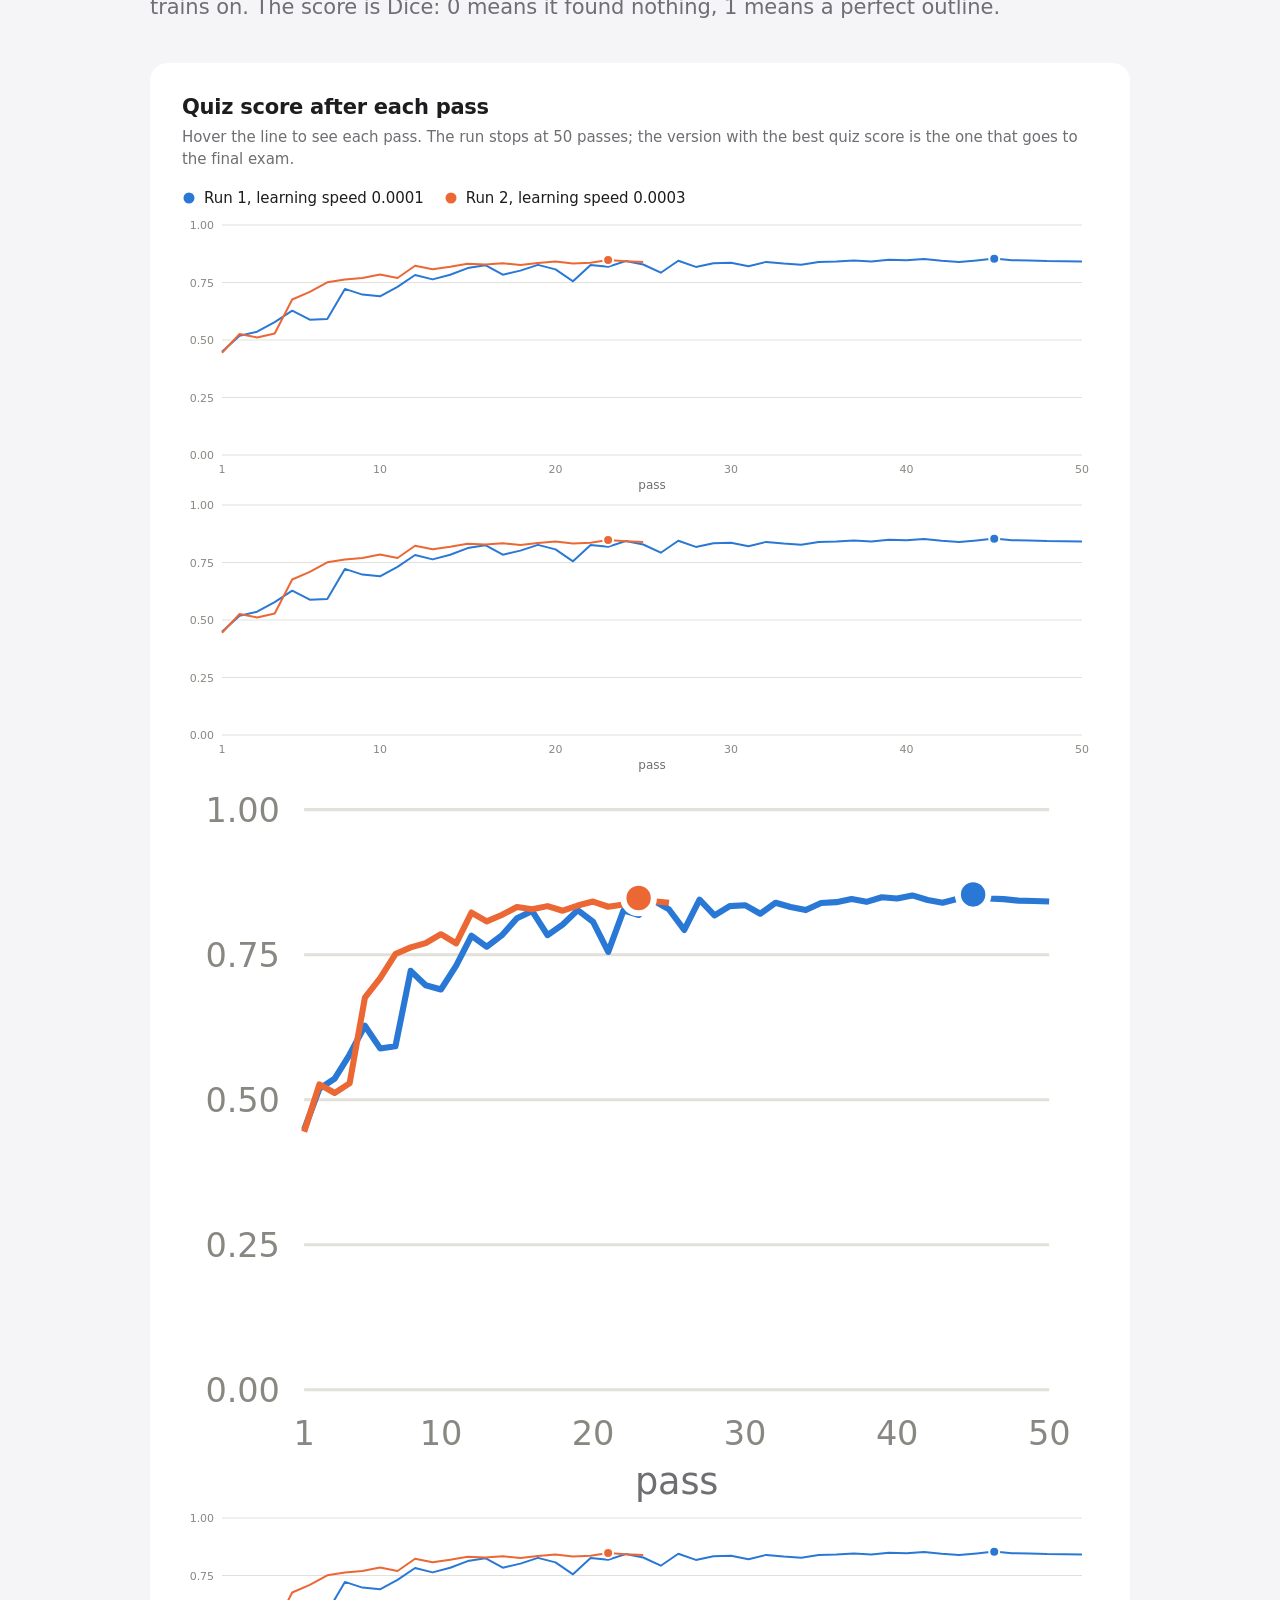
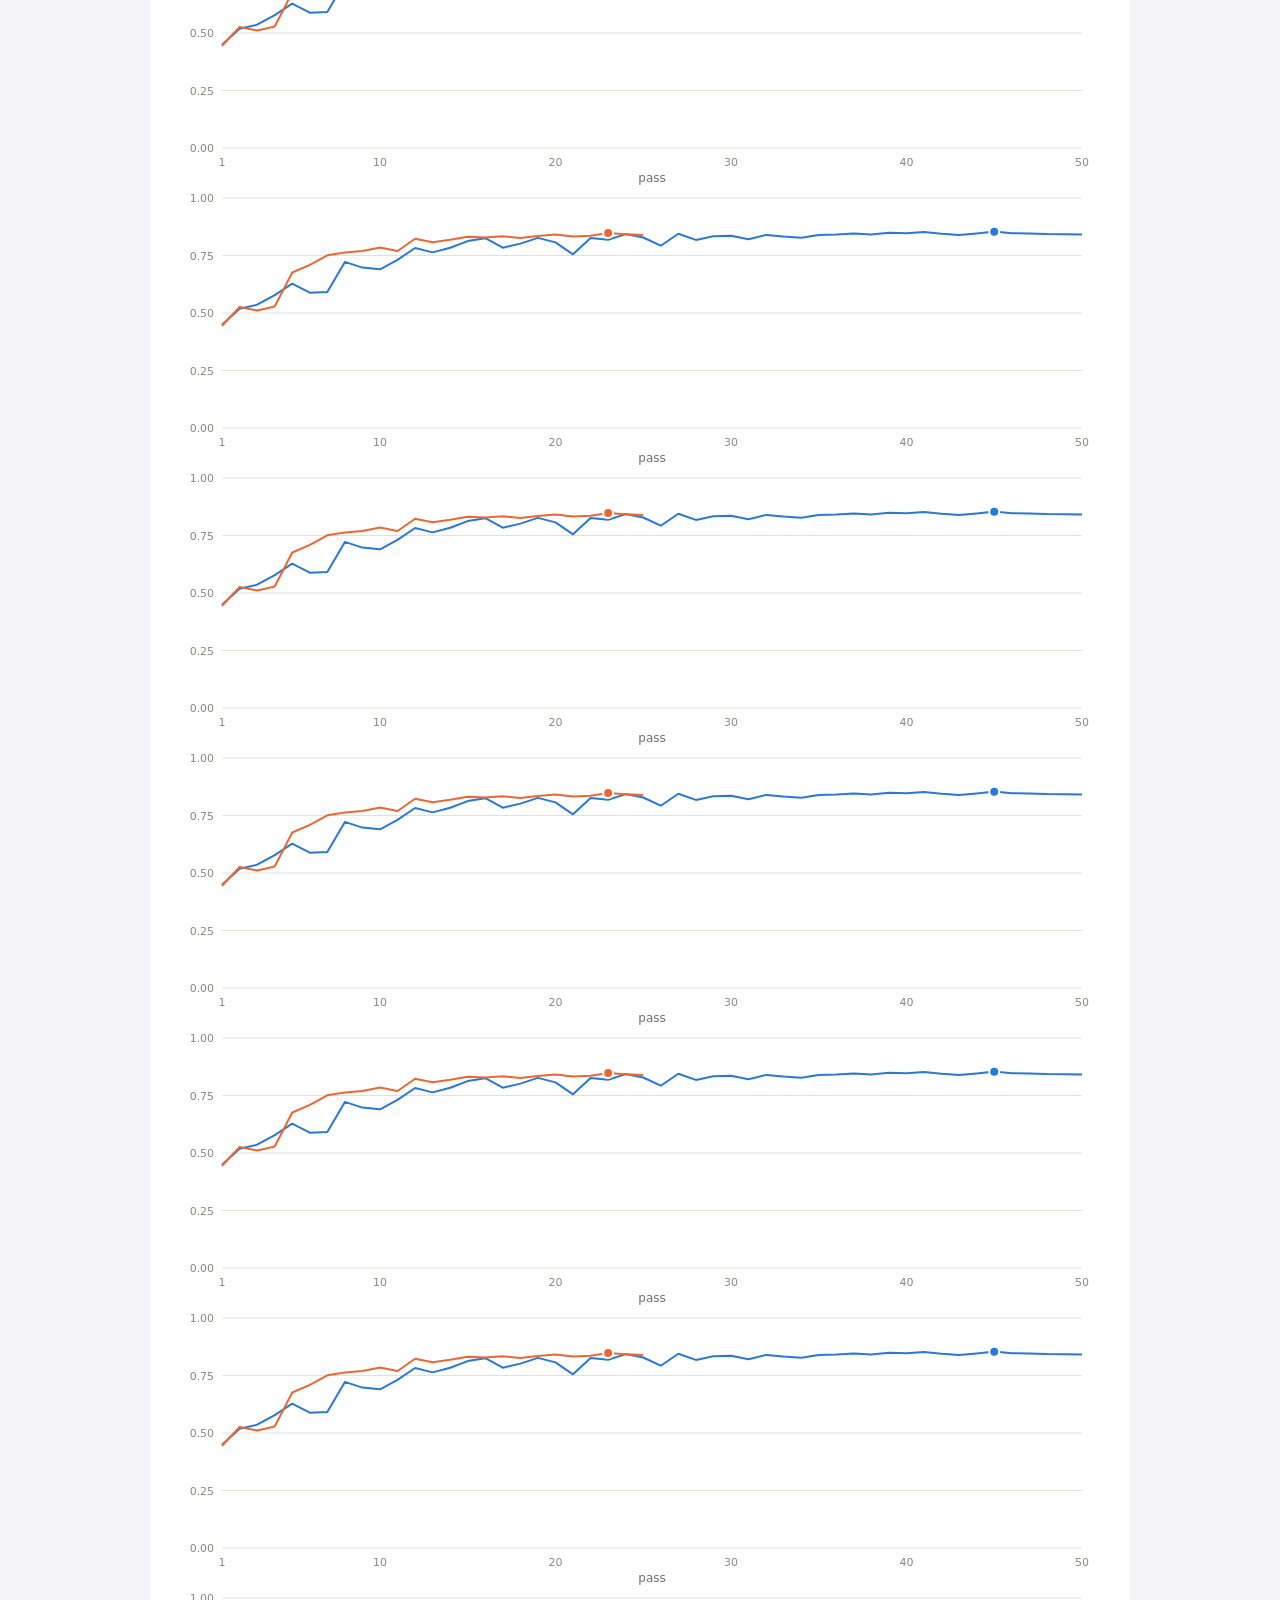
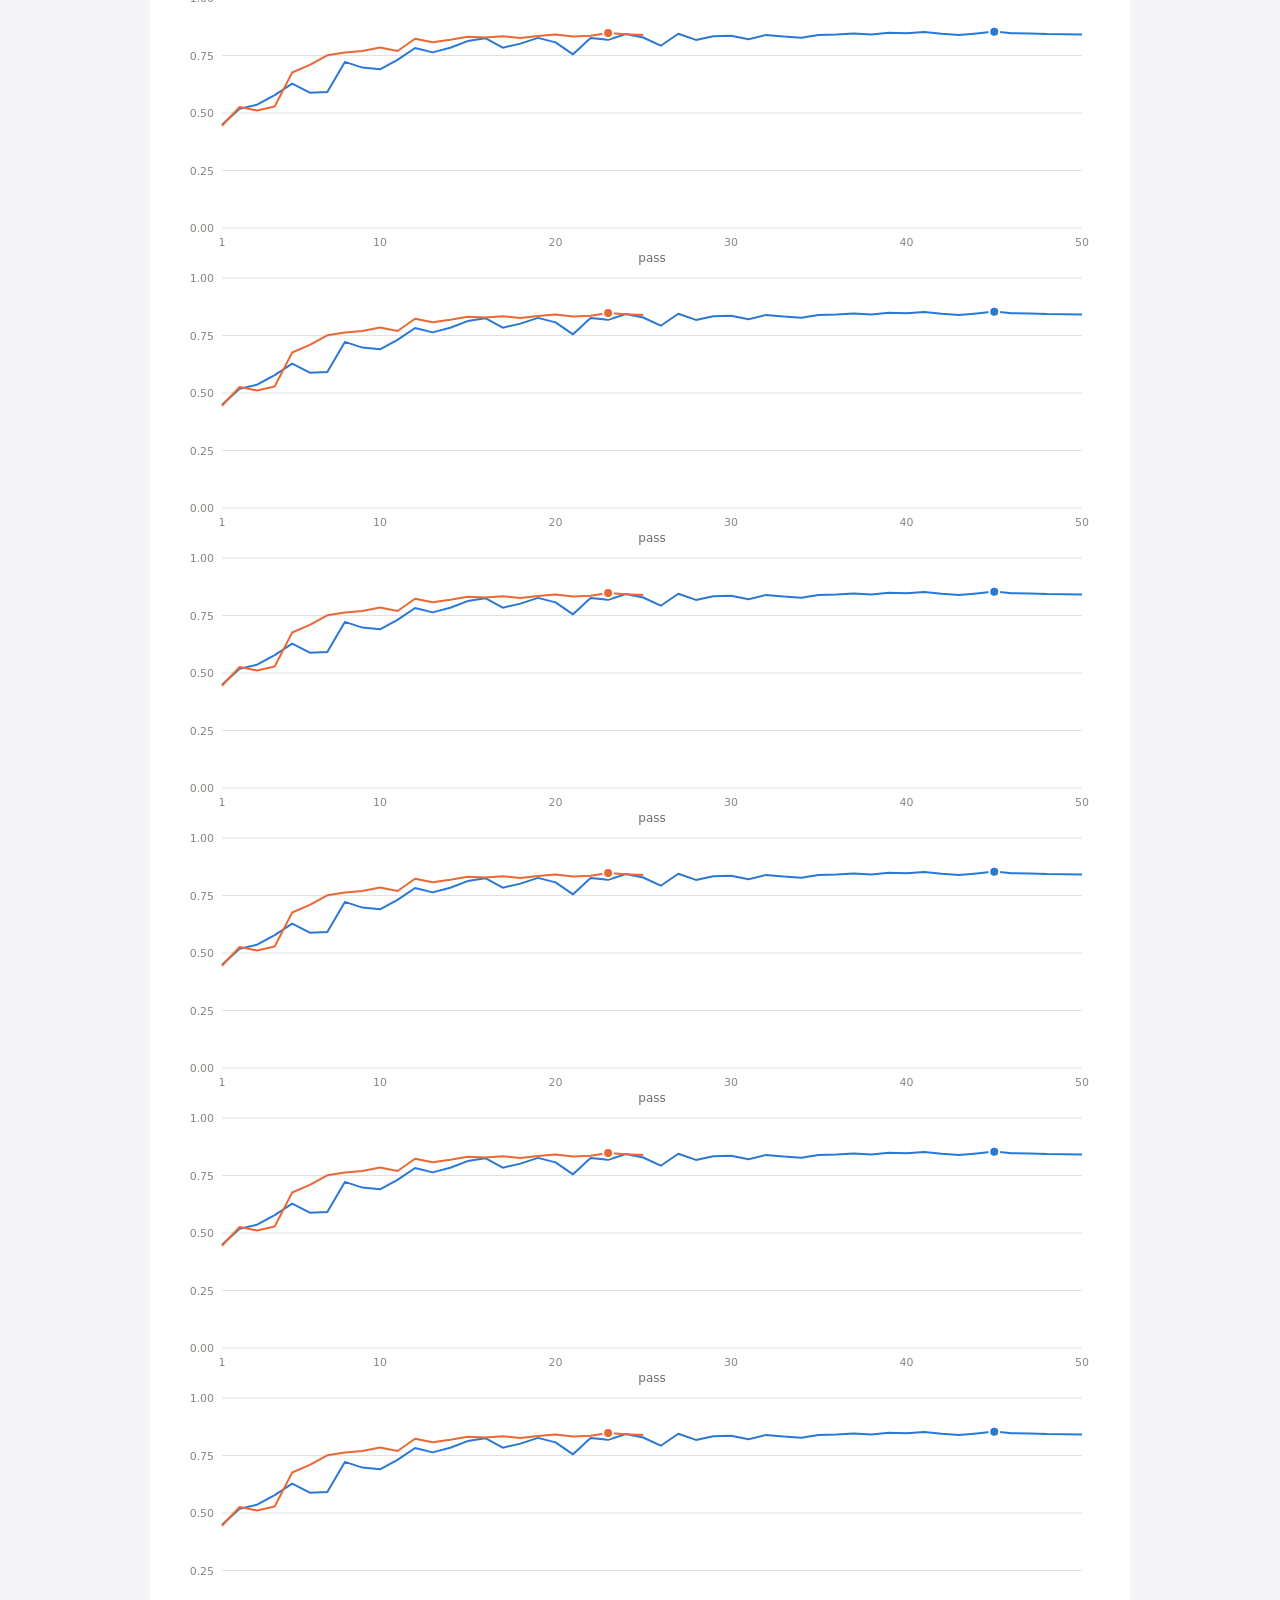
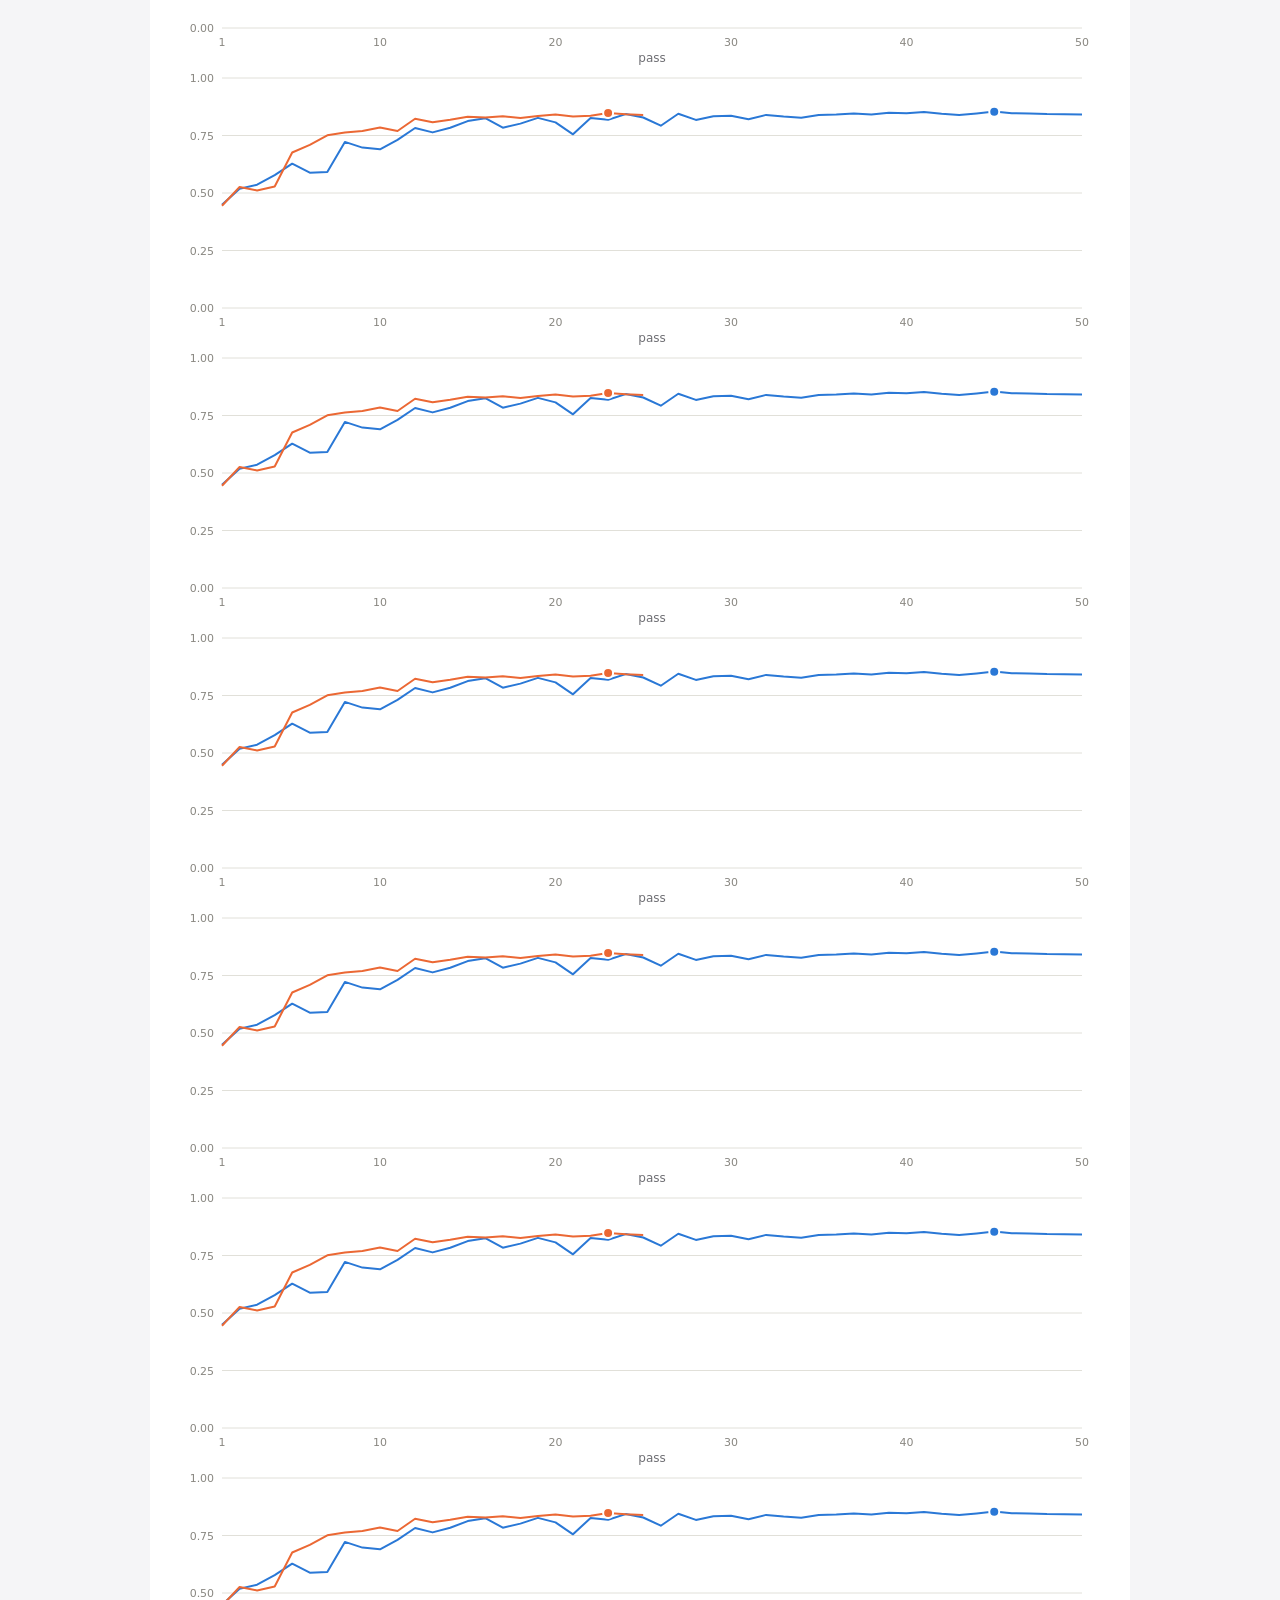
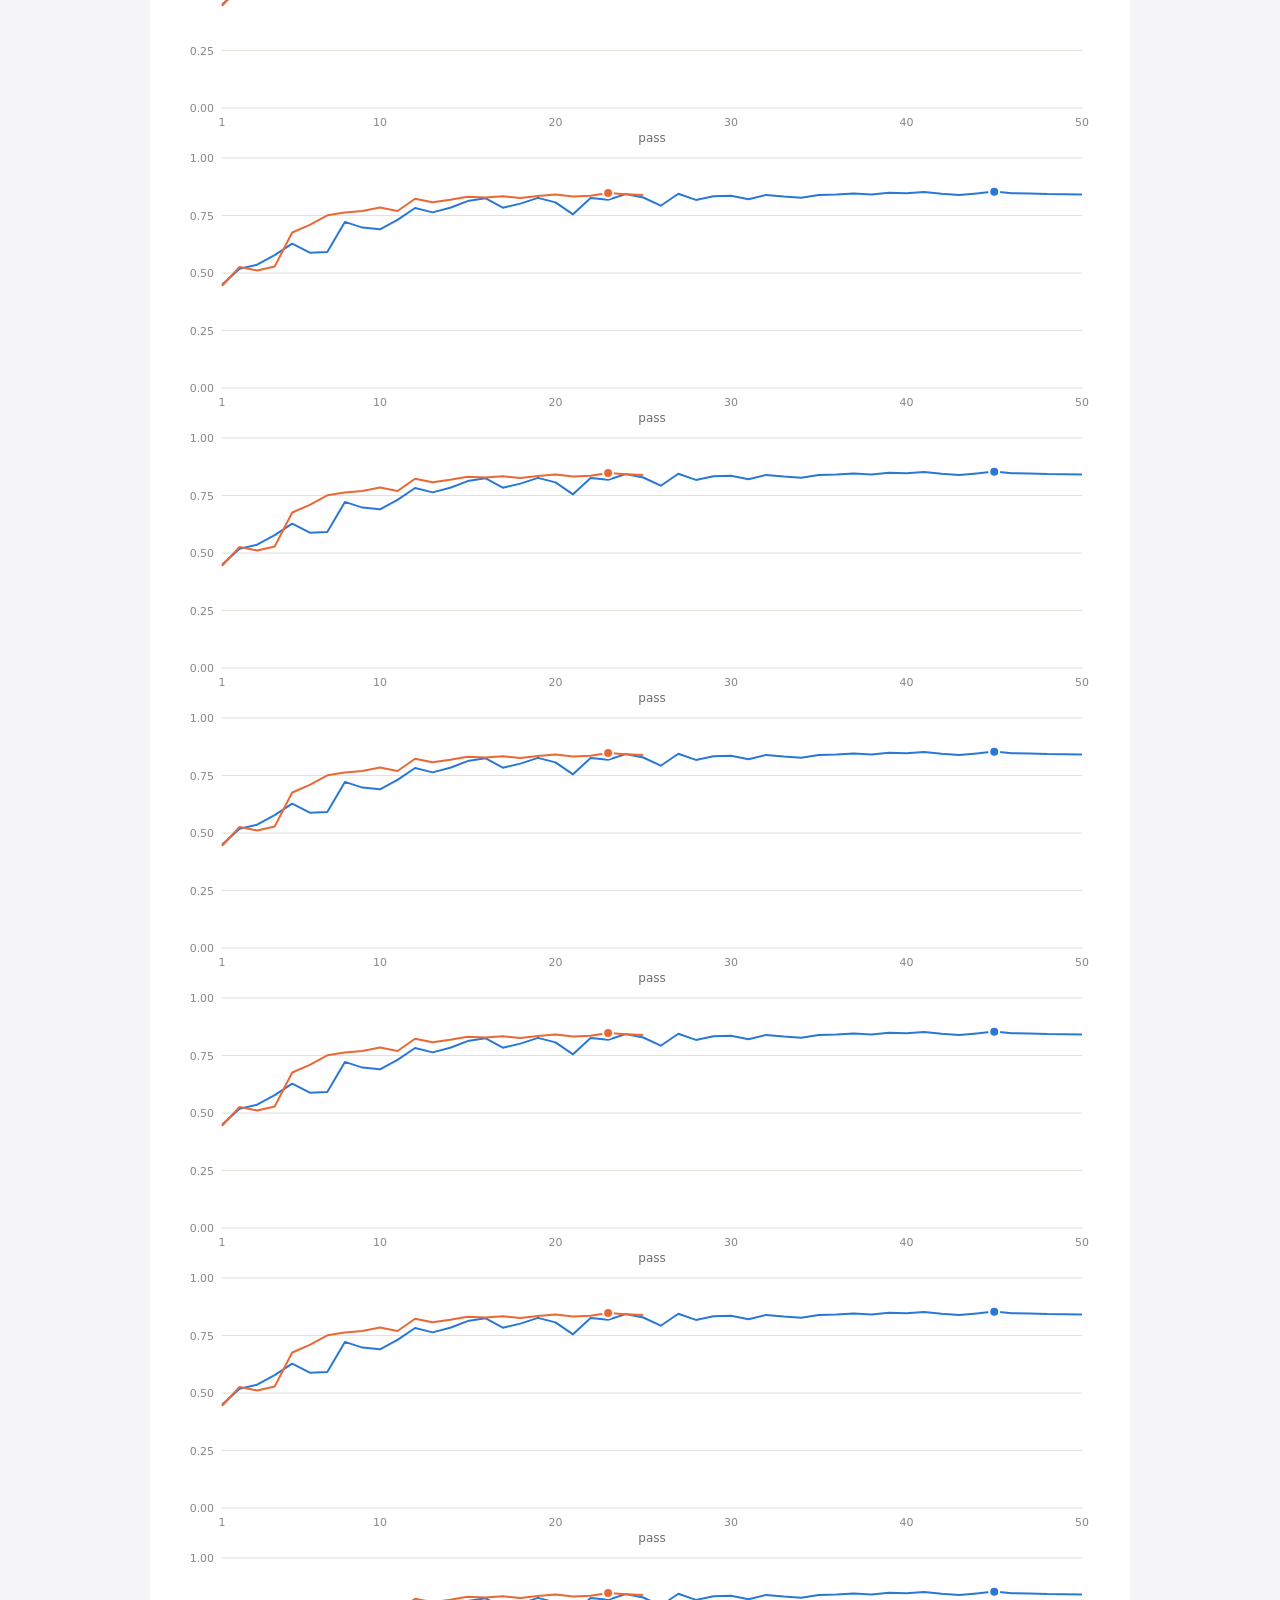
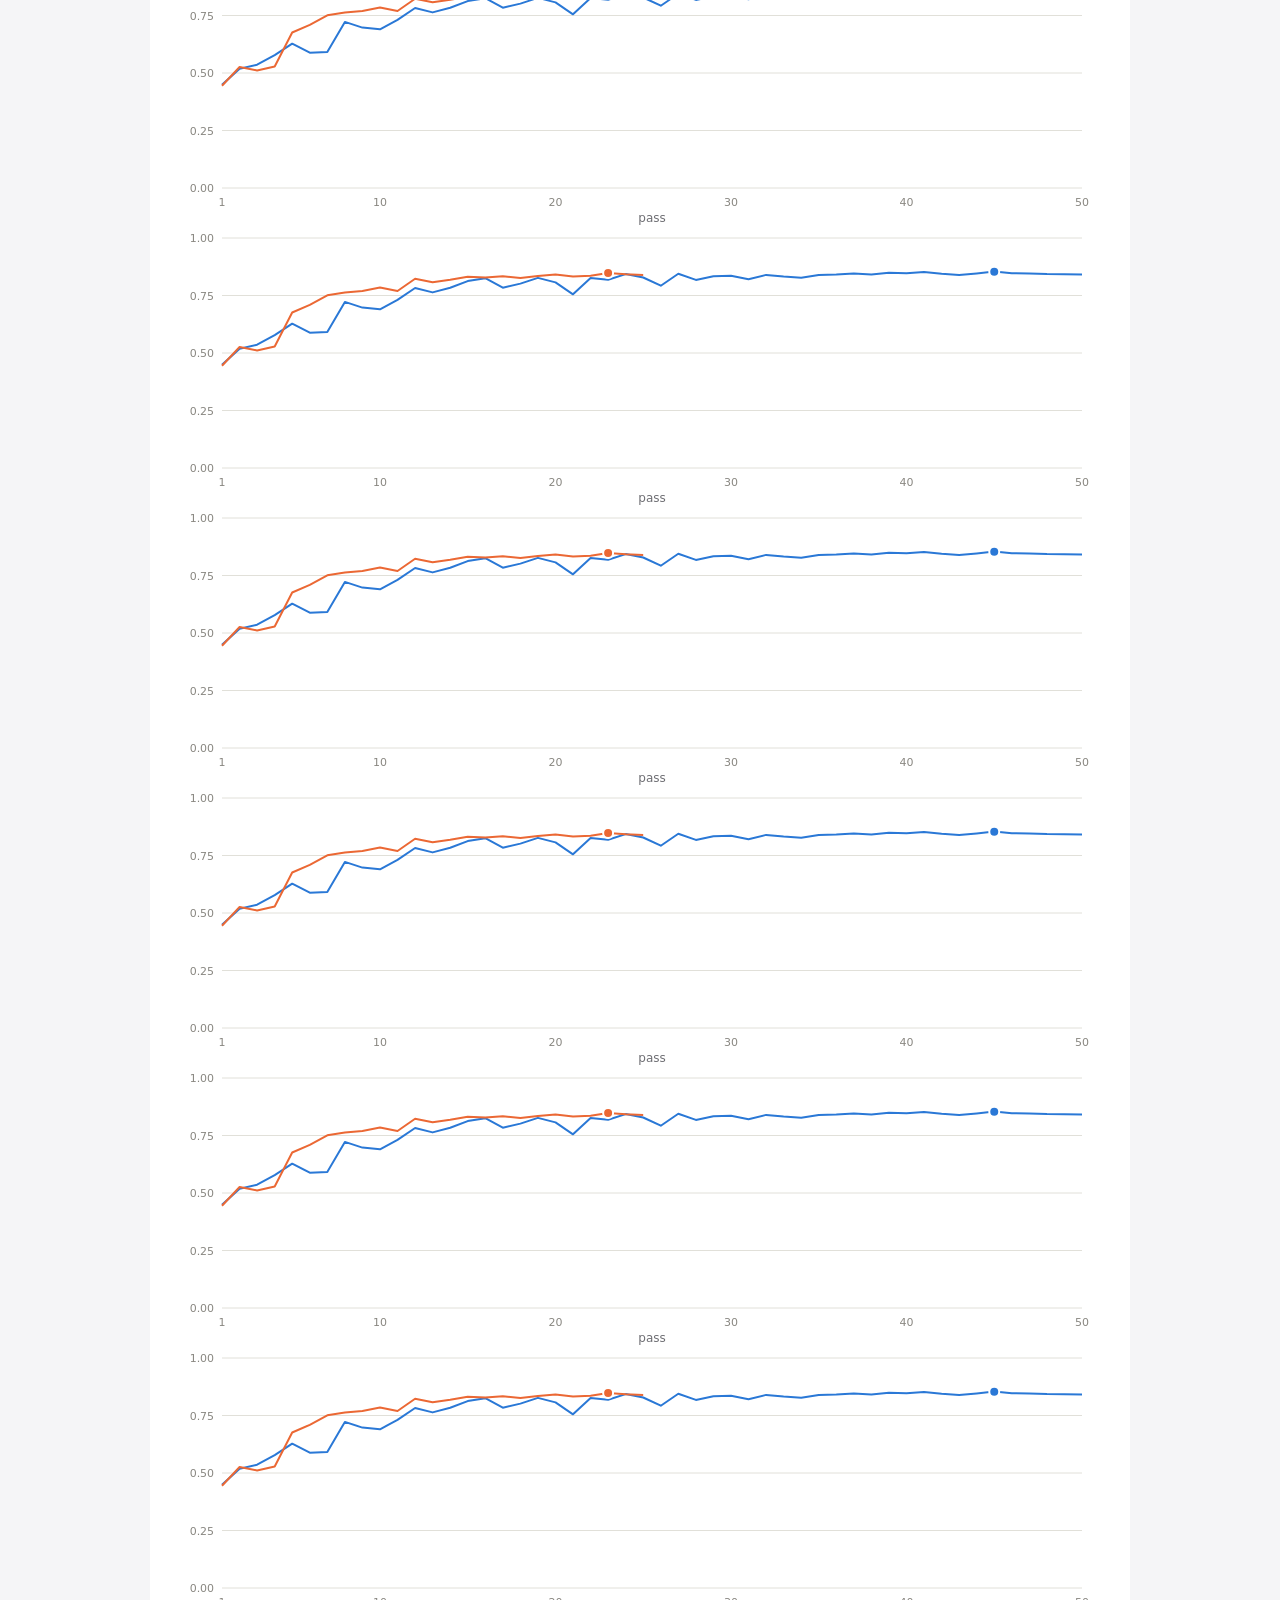
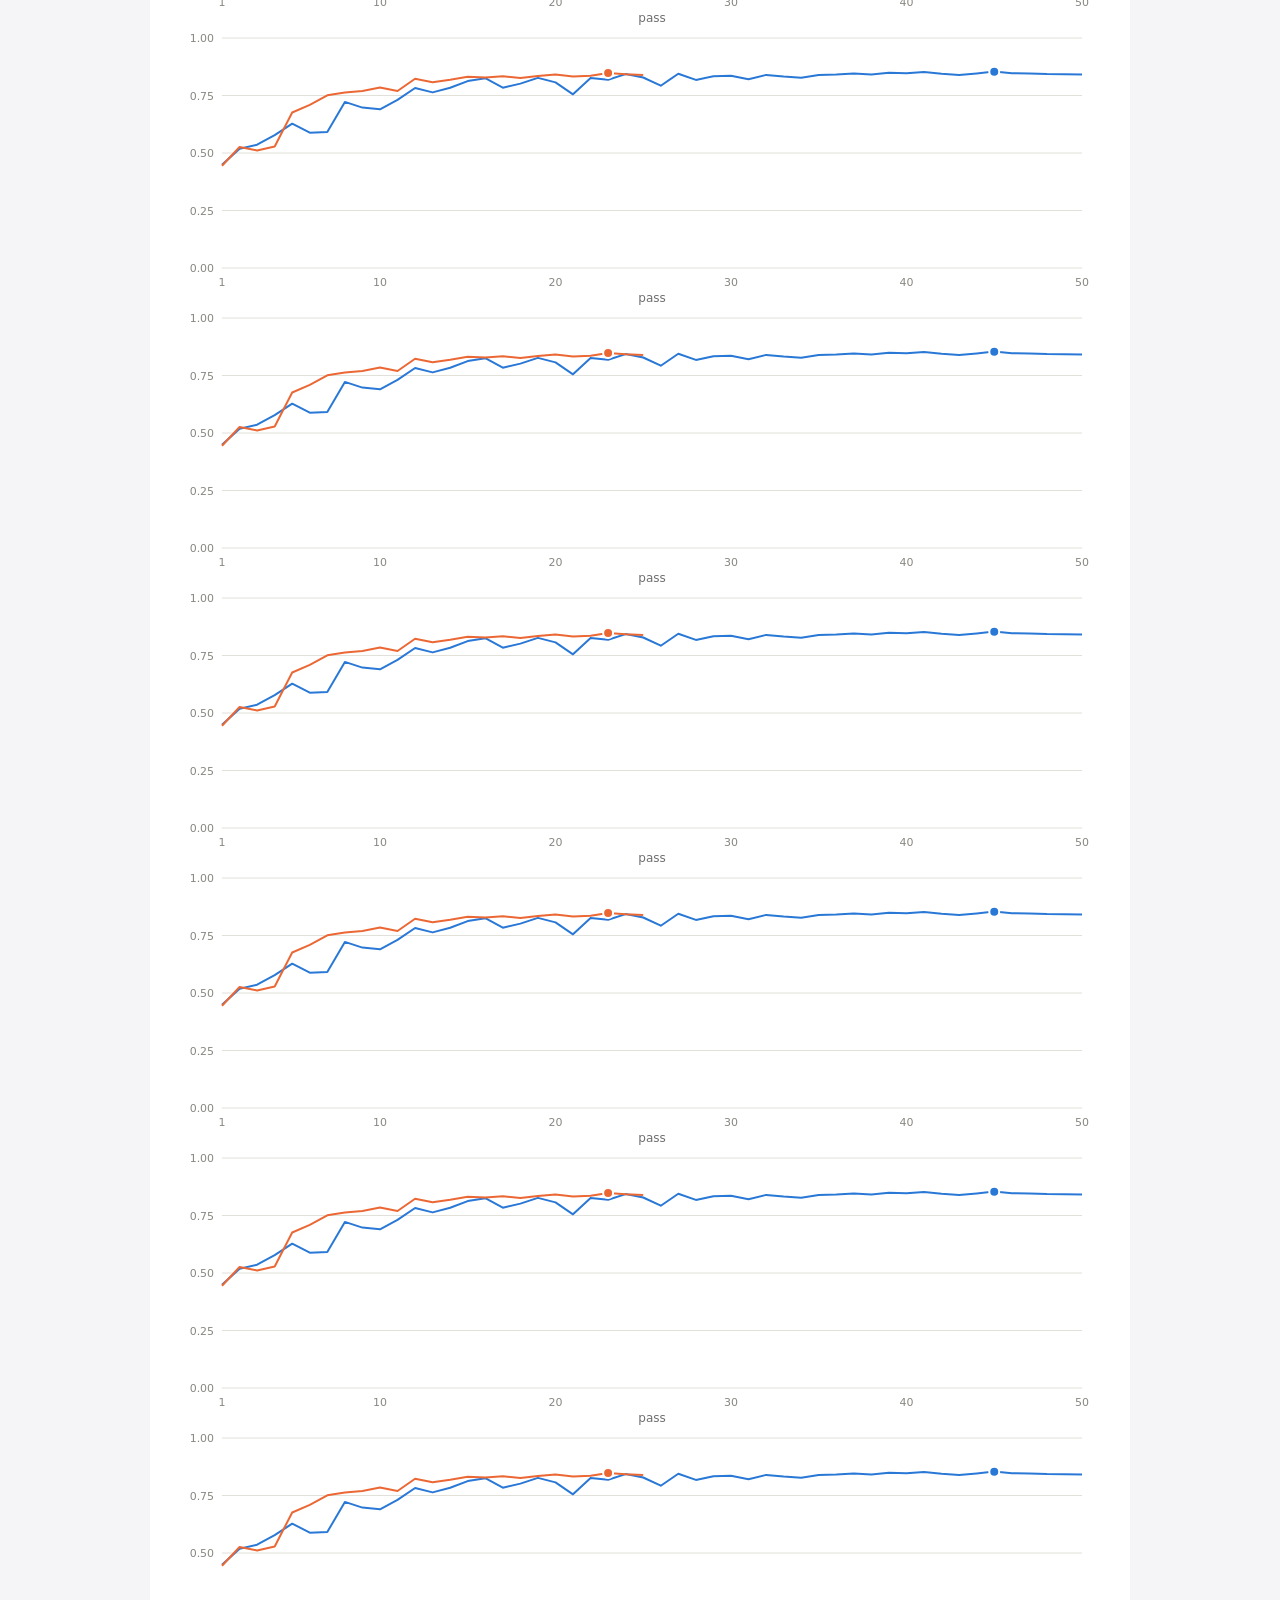
<file: site/stage-4.html>
<!doctype html>
<html lang="en">
<head>
  <meta charset="utf-8">
  <meta name="viewport" content="width=device-width, initial-scale=1">
  <title>Stage 4 · U-Net From Scratch</title>
  <meta name="description" content="Stage 4 of the polyp segmentation benchmark, in plain words: a U-Net we wrote ourselves, how we checked it, what it costs to train on a laptop, and how training is going.">
  <link rel="icon" href="data:image/svg+xml,%3Csvg xmlns='http://www.w3.org/2000/svg' viewBox='0 0 24 24' fill='none' stroke='%230066cc' stroke-width='1.8'%3E%3Crect x='2.5' y='2.5' width='19' height='19' rx='5.5'/%3E%3Cpath d='M8 15.5c-1.6-2.4-.4-6 2.6-6.6 2.1-.4 2.7 1.1 4.3 1.1 2 0 3 2.2 1.8 4-1.4 2.2-6.9 4.3-8.7 1.5z' fill='%230066cc' fill-opacity='.25'/%3E%3C/svg%3E">
  <script>try{document.documentElement.dataset.theme=localStorage.getItem('theme')==='dark'?'dark':'light'}catch(e){document.documentElement.dataset.theme='light'}</script>
  <link rel="stylesheet" href="assets/style.css?v=9">
</head>
<body>
  <a class="visually-hidden" href="#main">Skip to content</a>
  <header class="site-header">
    <div class="wrap header-inner">
      <a class="brand" href="index.html"><svg class="icon brand-mark" aria-hidden="true"><use href="assets/icons.svg?v=6#i-mark"/></svg>Polyp segmentation benchmark</a>
      <div class="header-actions">
        <button class="theme-toggle" type="button" aria-label="Switch to dark theme" title="Switch theme"><svg class="icon icon-moon" aria-hidden="true"><use href="assets/icons.svg?v=6#i-moon"/></svg><svg class="icon icon-sun" aria-hidden="true"><use href="assets/icons.svg?v=6#i-sun"/></svg></button>
        <nav aria-label="Primary">
        <button class="menu-button" type="button" popovertarget="site-menu" aria-controls="site-menu">
          <svg class="icon" aria-hidden="true"><use href="assets/icons.svg?v=6#i-menu"/></svg><span>Menu</span>
        </button>
        <ul id="site-menu" class="nav-list" popover="auto">
          <li><a href="index.html">Overview</a></li>
          <li><a href="journal.html">Journal</a></li>
          <li><a href="stage-1.html">Stage 1</a></li>
          <li><a href="stage-2.html">Stage 2</a></li>
          <li><a href="stage-3.html">Stage 3</a></li>
          <li><a href="stage-4.html" aria-current="page">Stage 4</a></li>
        </ul>
      </nav>
      </div>
    </div>
  </header>

  <main id="main">
    <!-- 1. What we did -->
    <section class="hero">
      <div class="wrap">
        <h1>Stage 4. A U-Net we wrote ourselves</h1>
        <p class="lead">The U-Net is the classic model for finding the exact outline of something in a picture. We wrote one from scratch, proved it works exactly like a well-known version, measured what it costs to train on a laptop, and started training it. This page explains each step in plain words.</p>
        <div class="stats">
          <div class="stat"><span class="stat-value" data-s4="params">31 M</span><span class="stat-label">numbers the model learns</span></div>
          <div class="stat"><span class="stat-value">100%</span><span class="stat-label">same answers as the reference U-Net</span></div>
          <div class="stat"><span class="stat-value" data-s4="minutes">5 min</span><span class="stat-label">per pass over all training pictures</span></div>
          <div class="stat"><span class="stat-value" data-s4="runs">0 of 5</span><span class="stat-label">training runs finished</span></div>
        </div>
        <p class="note" style="margin-top:20px"><svg class="icon" aria-hidden="true" style="vertical-align:-4px;color:var(--accent)"><use href="assets/icons.svg?v=6#i-clock"/></svg> Training is still going. The numbers on this page are a snapshot from <span class="key" data-s4="date">–</span>.</p>
      </div>
    </section>

    <section class="alt">
      <div class="wrap">
        <h2>Four steps</h2>
        <p class="section-lead">Each step is small enough to check on its own.</p>
        <div class="cards">
          <a class="card reveal" href="../src/seg/unet.py">
            <svg class="icon card-icon" aria-hidden="true"><use href="assets/icons.svg?v=6#i-unet"/></svg>
            <h3>4.1 Write the model</h3>
            <p>A U-Net in about 100 lines of our own code, following the original 2015 paper.</p>
            <span class="card-foot"><svg class="icon" aria-hidden="true"><use href="assets/icons.svg?v=6#i-doc"/></svg>unet.py</span>
          </a>
          <a class="card reveal" href="../reports/stage4_timing.json">
            <svg class="icon card-icon" aria-hidden="true"><use href="assets/icons.svg?v=6#i-clock"/></svg>
            <h3>4.2 Measure the cost</h3>
            <p>How long training takes on the MacBook Air, and whether any trick makes it faster.</p>
            <span class="card-foot"><svg class="icon" aria-hidden="true"><use href="assets/icons.svg?v=6#i-doc"/></svg>Timing report</span>
          </a>
          <a class="card reveal" href="../scripts/eval_run.py">
            <svg class="icon card-icon" aria-hidden="true"><use href="assets/icons.svg?v=6#i-ruler"/></svg>
            <h3>4.3 Prepare the final exam</h3>
            <p>A script that grades a trained model on the five test sets, the same way we graded PraNet.</p>
            <span class="card-foot"><svg class="icon" aria-hidden="true"><use href="assets/icons.svg?v=6#i-doc"/></svg>eval_run.py</span>
          </a>
          <a class="card reveal" href="#training">
            <svg class="icon card-icon" aria-hidden="true"><use href="assets/icons.svg?v=6#i-loop"/></svg>
            <h3>4.4 Train it five times</h3>
            <p>Three runs to find the best learning speed, then two more to see how much luck matters.</p>
            <span class="card-foot"><svg class="icon" aria-hidden="true"><use href="assets/icons.svg?v=6#i-next"/></svg>In progress</span>
          </a>
        </div>
      </div>
    </section>

    <!-- 2-3. How it works -->
    <section>
      <div class="wrap">
        <h2>How a U-Net sees a picture</h2>
        <p class="section-lead">The left side shrinks the picture step by step to work out <em>what</em> is in it. The right side grows it back to draw <em>where</em> it is, pixel by pixel. Bridges between the two sides carry the fine detail across, so the outline comes out sharp.</p>
        <div class="panel reveal" style="margin-top:40px">
          <h3>Tap or hover a block</h3>
          <p class="note">Each block is one step. Its height shows how big the picture is at that step, its width how many numbers describe each spot. The sizes are measured from our model with a 256 × 256 input.</p>
          <div class="chart" id="s4-unet" role="img" aria-label="Diagram of the U-Net: five steps down, four steps up, and four bridges"></div>
          <div class="unet-info" id="s4-info" aria-live="polite">
            <strong id="s4-info-title">Choose a block</strong>
            <span id="s4-info-text">Start at the top left: that is where the colonoscopy picture goes in.</span>
          </div>
          <ul class="legend" aria-label="Legend">
            <li><svg aria-hidden="true" style="fill:var(--s1)"><use href="assets/icons.svg?v=6#m-square"/></svg>Shrink side</li>
            <li><svg aria-hidden="true" style="fill:var(--s2)"><use href="assets/icons.svg?v=6#m-square"/></svg>Grow side</li>
            <li><svg aria-hidden="true" style="fill:var(--ink-3)"><use href="assets/icons.svg?v=6#m-diamond"/></svg>Bridge</li>
          </ul>
        </div>
      </div>
    </section>

    <section class="alt">
      <div class="wrap">
        <h2>How we know our code is right</h2>
        <p class="section-lead">Writing a model yourself is easy to get slightly wrong. So we compared ours with milesial's U-Net, one of the most widely used versions.</p>
        <ol class="flow check-flow" style="margin-top:40px">
          <li><span class="step-num">1</span><strong>Same starting numbers</strong><span class="what">We copied every one of milesial's 31 million numbers into our model.</span></li>
          <li><span class="step-num">2</span><strong>Same picture in</strong><span class="what">Both models got exactly the same input.</span></li>
          <li class="ours"><span class="step-num">3</span><strong>Identical answer out</strong><span class="what">Every output value matched to the last bit. The training updates matched too, down to rounding.</span></li>
        </ol>
        <p class="note" style="margin-top:20px">If even one layer were different, the answers would differ. A test now repeats this check every time the code changes. On the way we also found a bug in milesial's code: its rescue plan for "out of memory" crashes when it runs.</p>
      </div>
    </section>

    <section>
      <div class="wrap">
        <h2>What it costs to train</h2>
        <p class="section-lead">The paper's U-Net is big: about six times the work per picture of the model in stage 5. On a fanless MacBook Air one full training run takes about 4-7 hours.</p>
        <div class="panel reveal" style="margin-top:40px">
          <h3>Seconds for one pass over the 1,292 training pictures</h3>
          <p class="note">Measured one after another, so the bars compare fairly with each other. Shorter is faster. Hover a bar for details.</p>
          <div class="chart" id="s4-cost" role="img" aria-label="Seconds per training pass for six model variants"></div>
          <div class="result-row">
            <div class="result"><span class="result-value">No</span><span class="result-label">Half precision barely helps (2-5%)</span></div>
            <div class="result"><span class="result-value">2.3× slower</span><span class="result-label">The memory trick that helps on NVIDIA hurts on Apple</span></div>
            <div class="result"><span class="result-value">2.3× faster</span><span class="result-label">A half-width U-Net, saved for stage 7</span></div>
          </div>
          <figcaption>We kept the paper's full size, so nobody can say our basic model was made weaker on purpose. The half-width version comes back in stage 7 to show what the extra size buys. Data: <a class="doc-link" href="../reports/stage4_timing.json"><svg class="icon" aria-hidden="true"><use href="assets/icons.svg?v=6#i-doc"/></svg>stage4_timing.json</a></figcaption>
        </div>
      </div>
    </section>

    <!-- 5. Results so far -->
    <section class="alt">
      <div class="wrap">
        <h2 id="training">How training is going</h2>
        <p class="section-lead">After every pass over the training pictures, the model is quizzed on 158 pictures it never trains on. The score is Dice: 0 means it found nothing, 1 means a perfect outline.</p>
        <div class="panel reveal" style="margin-top:40px">
          <h3>Quiz score after each pass</h3>
          <p class="note">Hover the line to see each pass. The run stops at 50 passes; the version with the best quiz score is the one that goes to the final exam.</p>
          <div class="chart" id="s4-curve" role="img" aria-label="Validation Dice after each training pass"></div>
          <div class="result-row" aria-live="polite">
            <div class="result"><span class="result-value" id="s4-best">–</span><span class="result-label">Best quiz score so far, any run</span></div>
            <div class="result"><span class="result-value" id="s4-done">–</span><span class="result-label">Passes done in the newest run</span></div>
            <div class="result"><span class="result-value" id="s4-pass">–</span><span class="result-label">Typical time per pass</span></div>
          </div>
        </div>
        <div class="panel reveal">
          <h3>The five runs</h3>
          <p class="note">The first three try three learning speeds. The best one is then used twice more with a different random start, to see how much the result depends on luck.</p>
          <ol class="run-list" id="s4-runs"></ol>
        </div>
      </div>
    </section>

    <!-- 6. Mistakes caught -->
    <section>
      <div class="wrap">
        <h2>Mistakes we caught</h2>
        <ul class="risk-list">
          <li class="reveal"><svg class="icon" aria-hidden="true"><use href="assets/icons.svg?v=6#i-bug"/></svg><div><strong>Every test picture scored zero</strong><span>The model saw the true outline as 0 and 1, but the grading code expected 0 to 255, so every outline looked empty. The grading code now refuses that format instead of quietly getting it wrong.</span></div></li>
          <li class="reveal"><svg class="icon" aria-hidden="true"><use href="assets/icons.svg?v=6#i-threshold"/></svg><div><strong>Two kinds of "Dice at 0.5"</strong><span>For PraNet we measured it on a stretched picture, for our model on the raw output. Before the two share a table, PraNet will be measured the same way as ours.</span></div></li>
          <li class="reveal"><svg class="icon" aria-hidden="true"><use href="assets/icons.svg?v=6#i-heat"/></svg><div><strong>Other work slows training a lot</strong><span>Running tests during training made one pass take 31 minutes instead of 5. We now report the typical time per pass, which one slow pass cannot spoil.</span></div></li>
          <li class="reveal"><svg class="icon" aria-hidden="true"><use href="assets/icons.svg?v=6#i-lock"/></svg><div><strong>Training stopped twice</strong><span>Once it was ended from outside, once the Mac restarted. The model saves itself after every pass, so each time it carried on from the last finished pass.</span></div></li>
          <li class="reveal"><svg class="icon" aria-hidden="true"><use href="assets/icons.svg?v=6#i-copy"/></svg><div><strong>After a stop, the model saw old pictures again</strong><span>A restarted run repeated the same picture order and the same random changes it had used from pass 1. Now a restarted run gets fresh ones, and each run records where it was restarted.</span></div></li>
        </ul>
      </div>
    </section>

    <!-- 7. Questions -->
    <section class="alt">
      <div class="wrap">
        <h2 id="questions">Questions you should be ready for</h2>
        <div class="accordion" aria-labelledby="questions">
          <details><summary>Why write a U-Net yourself instead of using a library?<svg class="icon" aria-hidden="true"><use href="assets/icons.svg?v=6#i-plus"/></svg></summary><div class="answer"><p>To understand every layer and to be able to change it. Matching milesial's version exactly shows the code is right, not just that it runs.</p></div></details>
          <details><summary>Where does your U-Net differ from the 2015 paper?<svg class="icon" aria-hidden="true"><use href="assets/icons.svg?v=6#i-plus"/></svg></summary><div class="answer"><p>Three changes, all common today: padding keeps the output the same size as the input, BatchNorm after each convolution makes training stable, and there is no dropout. Size, layers and starting values follow the paper.</p></div></details>
          <details><summary>Why train five times?<svg class="icon" aria-hidden="true"><use href="assets/icons.svg?v=6#i-plus"/></svg></summary><div class="answer"><p>Three runs choose the learning speed on the quiz pictures, never on the test. Two more runs with a different random start show how much the score moves by chance. A difference between models only counts if it is bigger than that.</p></div></details>
          <details><summary>Why not make it smaller to save time?<svg class="icon" aria-hidden="true"><use href="assets/icons.svg?v=6#i-plus"/></svg></summary><div class="answer"><p>The project asks whether newer models really beat a fair U-Net. A shrunken U-Net would make that question easier to answer the wrong way. The smaller one is still tested, in stage 7, as an extra experiment.</p></div></details>
          <details><summary>How do you know the final exam grades the same way as the quiz?<svg class="icon" aria-hidden="true"><use href="assets/icons.svg?v=6#i-plus"/></svg></summary><div class="answer"><p>We graded the quiz pictures with the exam script and got the same score as the training loop, 0.564492 against 0.564491. A test keeps it that way.</p></div></details>
        </div>
      </div>
    </section>

    <!-- 8. Glossary -->
    <section>
      <div class="wrap">
        <h2>Words on this page</h2>
        <dl class="glossary">
          <div><dt>U-Net</dt><dd>A model shaped like the letter U: it shrinks a picture, then grows it back into an outline.</dd></div>
          <div><dt>Parameters</dt><dd>The numbers a model adjusts while it learns. Ours has 31 million.</dd></div>
          <div><dt>Pass (epoch)</dt><dd>Showing the model all 1,292 training pictures once.</dd></div>
          <div><dt>Learning speed (rate)</dt><dd>How big a correction the model makes after each mistake. Too big and it jumps around, too small and it learns slowly.</dd></div>
          <div><dt>Random start (seed)</dt><dd>The random numbers a model starts from. A different seed gives a slightly different result.</dd></div>
          <div><dt>Quiz pictures (validation)</dt><dd>158 pictures kept aside to pick the best version of the model. Never used to train it.</dd></div>
          <div><dt>Final exam (test)</dt><dd>Five sets of pictures from different hospitals, used once at the very end.</dd></div>
          <div><dt>Dice</dt><dd>How well two outlines overlap: 0 is no overlap, 1 is a perfect match.</dd></div>
        </dl>
      </div>
    </section>
  </main>

  <footer class="site-footer">
    <div class="wrap">
      <div class="pager">
        <a class="doc-link" href="stage-3.html"><svg class="icon" aria-hidden="true"><use href="assets/icons.svg?v=6#i-arrow-left"/></svg>Stage 3. Reproducing PraNet</a>
        <span>Stage 5, a U-Net with a pretrained encoder, comes next</span>
      </div>
    </div>
  </footer>
  <script src="assets/site.js?v=10" defer></script>
</body>
</html>
</file>
<file: site/assets/style.css>
/* Polyp segmentation benchmark: explainer site
   Plain CSS, no build step. Light and dark from the same tokens. */

:root {
  color-scheme: light;
  --bg: #ffffff;
  --bg-alt: #f5f5f7;
  --card: #ffffff;
  --ink: #1d1d1f;
  --ink-2: #6e6e73;
  --ink-3: #86868b;
  --line: #d2d2d7;
  --line-soft: #e8e8ed;
  --accent: #0066cc;
  --accent-hover: #004f9e;
  --accent-soft: #e8f1fb;
  --code-bg: #f5f5f7;
  --shadow: 0 2px 10px rgba(0, 0, 0, 0.04), 0 12px 32px rgba(0, 0, 0, 0.06);
  --shadow-hover: 0 4px 14px rgba(0, 0, 0, 0.06), 0 18px 44px rgba(0, 0, 0, 0.10);

  /* chart roles (validated categorical slots 1-3) */
  --s1: #2a78d6; --s2: #eb6834; --s3: #1baf7a; --s4: #eda100;
  --grid: #e1e0d9; --axis: #c3c2b7; --muted: #898781;

  --radius: 18px;
  --radius-sm: 12px;
  --gutter: clamp(16px, 4vw, 40px);
  --col: 980px;
  --font: -apple-system, BlinkMacSystemFont, "SF Pro Text", "SF Pro Display", system-ui, "Helvetica Neue", Arial, sans-serif;
  --mono: ui-monospace, "SF Mono", Menlo, Consolas, monospace;
  --ease: cubic-bezier(0.25, 0.1, 0.25, 1);
}

@media (prefers-color-scheme: dark) {
  :root:not([data-theme="light"]) {
    color-scheme: dark;
    --bg: #000000; --bg-alt: #161617; --card: #1c1c1e;
    --ink: #f5f5f7; --ink-2: #a1a1a6; --ink-3: #86868b;
    --line: #424245; --line-soft: #2c2c2e;
    --accent: #2997ff; --accent-hover: #6bb6ff; --accent-soft: #10243b;
    --code-bg: #1c1c1e;
    --shadow: 0 2px 10px rgba(0, 0, 0, 0.4); --shadow-hover: 0 8px 28px rgba(0, 0, 0, 0.6);
    --s1: #3987e5; --s2: #d95926; --s3: #199e70; --s4: #c98500;
    --grid: #2c2c2a; --axis: #383835;
  }
}
:root[data-theme="dark"] {
  color-scheme: dark;
  --bg: #000000; --bg-alt: #161617; --card: #1c1c1e;
  --ink: #f5f5f7; --ink-2: #a1a1a6; --ink-3: #86868b;
  --line: #424245; --line-soft: #2c2c2e;
  --accent: #2997ff; --accent-hover: #6bb6ff; --accent-soft: #10243b;
  --code-bg: #1c1c1e;
  --shadow: 0 2px 10px rgba(0, 0, 0, 0.4); --shadow-hover: 0 8px 28px rgba(0, 0, 0, 0.6);
  --s1: #3987e5; --s2: #d95926; --s3: #199e70; --s4: #c98500;
  --grid: #2c2c2a; --axis: #383835;
}

/* ---------- base ---------- */
*, *::before, *::after { box-sizing: border-box; }
html { -webkit-text-size-adjust: 100%; scroll-padding-top: 72px; }
@media (prefers-reduced-motion: no-preference) { html { scroll-behavior: smooth; } }
body {
  margin: 0;
  background: var(--bg);
  color: var(--ink);
  font: 400 1.0625rem/1.5 var(--font); /* 17px */
  letter-spacing: -0.003em;
  overflow-x: clip;
  -webkit-font-smoothing: antialiased;
}
img, svg, canvas { display: block; max-width: 100%; }
img { height: auto; }
p, li, dd, td, summary { hyphens: auto; overflow-wrap: break-word; text-wrap: pretty; }
h1, h2, h3 { text-wrap: balance; margin: 0; font-weight: 600; }
a { color: var(--accent); text-decoration: none; transition: color 160ms var(--ease); }
a:hover { color: var(--accent-hover); text-decoration: none; }
code, pre { font-family: var(--mono); font-size: 0.875em; }
:not(pre) > code { background: var(--code-bg); padding: 0.1em 0.35em; border-radius: 6px; overflow-wrap: anywhere; }
:focus-visible { outline: 3px solid var(--accent); outline-offset: 3px; border-radius: 6px; }
.visually-hidden { position: absolute !important; width: 1px; height: 1px; overflow: hidden; clip: rect(0 0 0 0); white-space: nowrap; }

.icon { width: 1.25em; height: 1.25em; flex: none; stroke: currentColor; fill: none; stroke-width: 1.6; stroke-linecap: round; stroke-linejoin: round; }

.wrap { width: min(100% - 2 * var(--gutter), var(--col)); margin-inline: auto; }

/* ---------- header ---------- */
.site-header {
  position: sticky; top: 0; z-index: 20;
  background: var(--bg);
  border-bottom: 1px solid var(--line-soft);
}
.header-inner { display: flex; align-items: center; justify-content: space-between; gap: 24px; min-height: 56px; }
.brand { display: inline-flex; align-items: center; gap: 12px; color: var(--ink); font-weight: 600; font-size: 1rem; letter-spacing: -0.01em; }
.brand:hover { color: var(--accent); }
.brand-mark { width: 26px; height: 26px; }
.nav-list { display: flex; gap: 4px; list-style: none; margin: 0; padding: 0; }
.nav-list a {
  display: inline-flex; align-items: center; gap: 6px;
  padding: 8px 14px; border-radius: 999px;
  color: var(--ink-2); font-size: 0.9375rem; line-height: 1;
  transition: color 160ms var(--ease), background-color 160ms var(--ease);
}
.nav-list a:hover { color: var(--ink); background: var(--bg-alt); }
.nav-list a[aria-current="page"] { color: var(--ink); font-weight: 600; }
.menu-button { display: none; }

@media (max-width: 720px) {
  .menu-button {
    display: inline-flex; align-items: center; gap: 8px;
    font: inherit; font-size: 0.9375rem; color: var(--ink);
    background: none; border: 1px solid var(--line); border-radius: 999px;
    padding: 8px 14px; line-height: 1; cursor: pointer;
    transition: background-color 160ms var(--ease), transform 100ms var(--ease);
  }
  .menu-button:hover { background: var(--bg-alt); }
  .menu-button:active { transform: scale(0.97); }
  .nav-list[popover] {
    position: fixed; inset: 64px 16px auto auto; margin: 0;
    flex-direction: column; gap: 2px; min-width: 220px;
    padding: 8px; background: var(--card); color: var(--ink);
    border: 1px solid var(--line-soft); border-radius: var(--radius-sm); box-shadow: var(--shadow-hover);
  }
  .nav-list[popover]:not(:popover-open) { display: none; }
  .nav-list[popover] a { width: 100%; padding: 12px 14px; border-radius: 10px; }
}
@media (min-width: 721px) {
  .nav-list[popover] { display: flex; position: static; inset: auto; margin: 0; padding: 0; border: 0; background: none; overflow: visible; }
}

/* ---------- sections ---------- */
main { display: block; }
section { padding-block: clamp(56px, 9vw, 112px); }
section.alt { background: var(--bg-alt); }
.hero { padding-block: clamp(64px, 11vw, 140px) clamp(48px, 7vw, 88px); }
.hero h1 {
  font-size: clamp(2.5rem, 6.4vw, 4.5rem); line-height: 1.05; letter-spacing: -0.025em; font-weight: 700;
}
.hero .lead { margin: 24px 0 0; font-size: clamp(1.1875rem, 2.2vw, 1.5rem); line-height: 1.4; color: var(--ink-2); letter-spacing: -0.01em; }
h2 { font-size: clamp(2rem, 4.4vw, 3rem); line-height: 1.08; letter-spacing: -0.022em; }
h2 + .lead, .section-lead { margin: 16px 0 0; font-size: clamp(1.0625rem, 1.8vw, 1.3125rem); line-height: 1.45; color: var(--ink-2); }
h3 { font-size: 1.3125rem; line-height: 1.2; letter-spacing: -0.012em; }
.prose p { margin: 16px 0 0; }
.prose p:first-child { margin-top: 0; }
.stack-lg > * + * { margin-top: clamp(32px, 5vw, 56px); }

/* highlighted numbers and key terms: one style everywhere */
.key { font-weight: 600; color: var(--ink); font-variant-numeric: tabular-nums; }

/* ---------- stat tiles ---------- */
.stats { display: grid; grid-template-columns: repeat(4, 1fr); gap: 16px; margin-top: clamp(40px, 6vw, 64px); }
.stat { background: var(--bg-alt); border-radius: var(--radius); padding: 24px 20px; text-align: center; transition: transform 200ms var(--ease), background-color 200ms var(--ease); }
.stat:hover { transform: translateY(-2px); background: var(--line-soft); }
.stat-value { display: block; font-size: clamp(2.25rem, 4.6vw, 3rem); font-weight: 700; letter-spacing: -0.03em; line-height: 1; }
.stat-label { display: block; margin-top: 10px; color: var(--ink-2); font-size: 0.9375rem; line-height: 1.35; }
@media (max-width: 834px) { .stats { grid-template-columns: repeat(2, 1fr); } }

/* ---------- cards ---------- */
.cards { display: grid; gap: 16px; grid-template-columns: repeat(auto-fit, minmax(min(100%, 280px), 1fr)); margin-top: clamp(32px, 5vw, 48px); }
.card {
  position: relative; display: flex; flex-direction: column; gap: 10px;
  background: var(--card); color: var(--ink); border-radius: var(--radius); padding: 28px;
  box-shadow: var(--shadow);
  transition: transform 220ms var(--ease), box-shadow 220ms var(--ease);
}
section.alt .card { box-shadow: none; }
a.card:hover, .card.is-link:hover { transform: translateY(-3px); box-shadow: var(--shadow-hover); color: var(--ink); }
a.card:active { transform: translateY(-1px) scale(0.99); transition-duration: 100ms; }
.card p { margin: 0; color: var(--ink-2); }
.card .card-icon { width: 32px; height: 32px; color: var(--accent); }
.card .card-foot { margin-top: auto; padding-top: 8px; display: inline-flex; align-items: center; gap: 6px; color: var(--accent); font-size: 0.9375rem; }
a.card:hover .card-foot { color: var(--accent-hover); }
.card .num { display: inline-grid; place-items: center; width: 36px; height: 36px; border-radius: 50%; background: var(--accent-soft); color: var(--accent); font-weight: 600; font-variant-numeric: tabular-nums; line-height: 1; }

/* ---------- doc links ---------- */
.doc-link { display: inline-flex; align-items: center; gap: 8px; font-weight: 500; }
.doc-link .icon { color: currentColor; }

/* ---------- buttons ---------- */
.btn {
  display: inline-flex; align-items: center; justify-content: center; gap: 8px;
  min-height: 44px; padding: 0 22px; border-radius: 999px; border: 0;
  background: var(--accent); color: #fff; font: 500 1rem/1 var(--font); cursor: pointer;
  transition: background-color 160ms var(--ease), transform 100ms var(--ease);
}
.btn:hover { background: var(--accent-hover); color: #fff; }
.btn:active { transform: scale(0.97); }
.btn.secondary { background: transparent; color: var(--accent); box-shadow: inset 0 0 0 1px var(--accent); }
.btn.secondary:hover { background: var(--accent-soft); color: var(--accent-hover); }
.actions { display: flex; flex-wrap: wrap; gap: 12px; margin-top: 32px; }

/* ---------- roadmap ---------- */
.roadmap { list-style: none; margin: clamp(32px, 5vw, 48px) 0 0; padding: 0; display: grid; gap: 12px; }
.stage {
  display: grid; grid-template-columns: 48px 1fr auto; align-items: center; gap: 20px;
  background: var(--card); border-radius: var(--radius); padding: 20px 24px;
  transition: transform 220ms var(--ease), box-shadow 220ms var(--ease);
}
.stage:hover { transform: translateY(-2px); box-shadow: var(--shadow-hover); }
.stage-num { display: grid; place-items: center; width: 48px; height: 48px; border-radius: 50%; background: var(--bg-alt); font-weight: 600; font-size: 1.0625rem; line-height: 1; font-variant-numeric: tabular-nums; }
.stage[data-status="done"] .stage-num { background: var(--accent); color: #fff; }
.stage h3 { font-size: 1.125rem; }
.stage p { margin: 4px 0 0; color: var(--ink-2); font-size: 0.9375rem; }
.status { display: inline-flex; align-items: center; gap: 6px; font-size: 0.875rem; color: var(--ink-2); white-space: nowrap; }
.stage[data-status="done"] .status { color: var(--accent); }
.stage a.stretched::after { content: ""; position: absolute; inset: 0; border-radius: var(--radius); }
.stage { position: relative; }
@media (max-width: 600px) {
  .stage { grid-template-columns: 40px 1fr; gap: 14px; padding: 18px; }
  .stage-num { width: 40px; height: 40px; }
  .stage .status { grid-column: 2; }
}

/* ---------- tables (cards on narrow screens) ---------- */
.table-wrap { container-type: inline-size; margin-top: 32px; }
table { width: 100%; border-collapse: collapse; font-size: 0.9375rem; }
caption { text-align: left; color: var(--ink-2); font-size: 0.875rem; padding-bottom: 12px; }
th, td { text-align: left; vertical-align: top; padding: 14px 12px; border-bottom: 1px solid var(--line-soft); }
thead th { color: var(--ink-2); font-weight: 500; font-size: 0.875rem; border-bottom-color: var(--line); }
tbody th { font-weight: 600; }
td.num, th.num { text-align: right; font-variant-numeric: tabular-nums; }
@container (width < 620px) {
  table, thead, tbody, tr, th, td, caption { display: block; }
  caption { width: 100%; }
  thead { position: absolute; width: 1px; height: 1px; overflow: hidden; clip: rect(0 0 0 0); }
  tr { background: var(--card); border-radius: var(--radius-sm); padding: 14px 16px; margin-bottom: 12px; box-shadow: var(--shadow); }
  section.alt tr { box-shadow: none; }
  th, td { border: 0; padding: 4px 0; }
  td[data-label]::before { content: attr(data-label); display: block; color: var(--ink-3); font-size: 0.8125rem; }
  td.num { text-align: left; }
}

/* ---------- figures, charts ---------- */
figure { margin: 0; }
.panel { background: var(--card); border-radius: var(--radius); padding: clamp(20px, 3vw, 32px); box-shadow: var(--shadow); }
section.alt .panel { box-shadow: none; }
.panel + .panel { margin-top: 16px; }
.panel h3 { margin-bottom: 6px; }
.panel .note { color: var(--ink-2); font-size: 0.9375rem; margin: 0; }
figcaption { color: var(--ink-3); font-size: 0.8125rem; margin-top: 16px; line-height: 1.45; }
.legend { display: flex; flex-wrap: wrap; gap: 8px 20px; margin: 16px 0 4px; padding: 0; list-style: none; font-size: 0.9375rem; color: var(--ink); }
.legend li { display: inline-flex; align-items: center; gap: 8px; }
.legend svg { width: 14px; height: 14px; }
.chart { position: relative; margin-top: 8px; }
.chart svg { width: 100%; height: auto; overflow: visible; }
.chart .legend svg { width: 14px; height: 14px; }
.chart text { font-family: var(--font); }
.mark { transition: transform 150ms var(--ease); transform-box: fill-box; transform-origin: center; cursor: default; }
.mark:hover, .mark:focus-visible { transform: scale(1.35); outline: none; }
.tooltip {
  position: absolute; z-index: 5; pointer-events: none;
  background: var(--card); color: var(--ink); border: 1px solid var(--line-soft); border-radius: 10px;
  padding: 8px 12px; font-size: 0.8125rem; line-height: 1.4; box-shadow: var(--shadow-hover);
  white-space: nowrap; transform: translate(-50%, calc(-100% - 12px));
  opacity: 0; transition: opacity 120ms var(--ease);
}
.tooltip.show { opacity: 1; }
.tooltip strong { font-weight: 600; }

/* controls */
.controls { display: grid; gap: 18px; grid-template-columns: repeat(auto-fit, minmax(min(100%, 240px), 1fr)); margin-top: 20px; }
.control label { display: flex; justify-content: space-between; gap: 12px; font-size: 0.9375rem; color: var(--ink-2); }
.control output { color: var(--ink); font-weight: 600; font-variant-numeric: tabular-nums; }
input[type="range"] { width: 100%; margin-top: 10px; accent-color: var(--accent); cursor: pointer; }
.segmented { display: inline-flex; flex-wrap: wrap; gap: 4px; padding: 4px; margin-top: 8px; background: var(--bg-alt); border-radius: 999px; }
.segmented button {
  font: inherit; font-size: 0.875rem; line-height: 1; padding: 8px 14px; border: 0; border-radius: 999px;
  background: transparent; color: var(--ink-2); cursor: pointer;
  transition: background-color 160ms var(--ease), color 160ms var(--ease), transform 100ms var(--ease);
}
.segmented button:hover { color: var(--ink); background: var(--line-soft); }
.segmented button:active { transform: scale(0.97); }
.segmented button[aria-pressed="true"] { background: var(--card); color: var(--ink); box-shadow: 0 1px 3px rgba(0,0,0,0.12); }

.result-row { display: grid; grid-template-columns: repeat(3, 1fr); gap: 12px; margin-top: 20px; }
.result { background: var(--bg-alt); border-radius: var(--radius-sm); padding: 16px; text-align: center; }
.result-value { display: block; font-size: 1.75rem; font-weight: 700; letter-spacing: -0.02em; line-height: 1.1; font-variant-numeric: tabular-nums; }
.result-label { display: block; margin-top: 6px; font-size: 0.8125rem; color: var(--ink-2); line-height: 1.3; }
@media (max-width: 520px) {
  .result-row { gap: 8px; }
  .result { padding: 12px 6px; }
  .result-value { font-size: 1.25rem; }
  .result-label { font-size: 0.75rem; }
}

.canvas-pair { display: grid; grid-template-columns: 1fr 1fr; gap: 16px; margin: 24px auto 0; max-width: 640px; }
.canvas-pair canvas { width: 100%; aspect-ratio: 1; border-radius: var(--radius-sm); background: var(--bg-alt); box-shadow: inset 0 0 0 1px var(--line-soft); outline: 1px solid var(--line-soft); outline-offset: -1px; }
.canvas-pair p { margin: 8px 0 0; text-align: center; font-size: 0.875rem; color: var(--ink-2); }

/* three designs diagram */
.designs { display: grid; grid-template-columns: repeat(3, 1fr); gap: 16px; margin-top: clamp(32px, 5vw, 48px); }
.design { background: var(--card); border-radius: var(--radius); padding: 24px; box-shadow: var(--shadow); transition: transform 220ms var(--ease), box-shadow 220ms var(--ease); }
.design:hover { transform: translateY(-3px); box-shadow: var(--shadow-hover); }
.design svg { width: 100%; height: auto; margin-bottom: 16px; }
.design p { margin: 8px 0 0; color: var(--ink-2); font-size: 0.9375rem; }
.design .rung { margin-top: 12px; font-size: 0.875rem; color: var(--ink); }
@media (max-width: 834px) { .designs { grid-template-columns: 1fr; } }

/* code walkthrough */
.code-block { margin-top: 16px; background: var(--code-bg); border-radius: var(--radius-sm); padding: 18px 20px; overflow-x: auto; }
.code-block pre { margin: 0; white-space: pre-wrap; overflow-wrap: anywhere; line-height: 1.55; color: var(--ink); }
.code-block .hl { background: var(--accent-soft); border-radius: 4px; }
.source { display: inline-flex; align-items: center; gap: 6px; margin-top: 12px; font-size: 0.875rem; overflow-wrap: anywhere; }

/* risks */
.risk-list { list-style: none; padding: 0; margin: 32px 0 0; display: grid; gap: 12px; }
.risk-list li { display: grid; grid-template-columns: 28px 1fr; gap: 14px; align-items: start; background: var(--card); border-radius: var(--radius-sm); padding: 18px 20px; transition: transform 200ms var(--ease); }
.risk-list li:hover { transform: translateY(-2px); }
.risk-list .icon { width: 24px; height: 24px; color: var(--ink-2); margin-top: 1px; }
.risk-list strong { display: block; font-weight: 600; }
.risk-list span { color: var(--ink-2); }

/* accordion */
.accordion { margin-top: 32px; border-top: 1px solid var(--line); }
.accordion details { border-bottom: 1px solid var(--line); }
.accordion summary {
  list-style: none; cursor: pointer; display: flex; justify-content: space-between; align-items: center; gap: 16px;
  padding: 20px 4px; font-size: 1.125rem; font-weight: 600; letter-spacing: -0.01em;
  transition: color 160ms var(--ease);
}
.accordion summary::-webkit-details-marker { display: none; }
.accordion summary:hover { color: var(--accent); }
.accordion summary .icon { transition: transform 240ms var(--ease); color: var(--ink-2); }
.accordion details[open] > summary .icon, details.accordion[open] > summary .icon { transform: rotate(45deg); }
.accordion .answer { padding: 0 4px 24px; color: var(--ink-2); }
.accordion .answer p { margin: 0; }
.accordion .answer p + p { margin-top: 12px; }
@media (prefers-reduced-motion: no-preference) {
  .accordion details::details-content, details.accordion::details-content { transition: content-visibility 240ms allow-discrete, block-size 240ms var(--ease); block-size: 0; overflow: clip; }
  .accordion details[open]::details-content, details.accordion[open]::details-content { block-size: auto; }
  :root { interpolate-size: allow-keywords; }
}

/* glossary */
.glossary { display: grid; grid-template-columns: repeat(auto-fit, minmax(min(100%, 280px), 1fr)); gap: 12px; margin: 32px 0 0; }
.glossary div { background: var(--card); border-radius: var(--radius-sm); padding: 18px 20px; transition: transform 200ms var(--ease); }
.glossary div:hover { transform: translateY(-2px); }
.glossary dt { font-weight: 600; }
.glossary dd { margin: 6px 0 0; color: var(--ink-2); font-size: 0.9375rem; }

/* footer */
.site-footer { border-top: 1px solid var(--line-soft); padding-block: 32px 48px; color: var(--ink-3); font-size: 0.8125rem; }
.site-footer p { margin: 0; }
.site-footer p + p { margin-top: 8px; }
.site-footer a { color: var(--ink-2); }
.site-footer a:hover { color: var(--ink); }
.pager { display: flex; flex-wrap: wrap; justify-content: space-between; gap: 12px; }

/* entry motion: CSS scroll-driven, only when motion is welcome */
@media (prefers-reduced-motion: no-preference) {
  @supports ((animation-timeline: view()) and (animation-range: entry)) {
    @keyframes rise { from { opacity: 0; transform: translateY(24px); } }
    .reveal { animation: rise linear both; animation-timeline: view(); animation-range: entry 0% entry 40%; }
  }
}
@media (prefers-reduced-motion: reduce) {
  *, *::before, *::after { transition-duration: 0.01ms !important; animation-duration: 0.01ms !important; }
  .card:hover, .stage:hover, .stat:hover, .design:hover, .risk-list li:hover, .glossary div:hover { transform: none; }
}

/* ---------- header actions: theme toggle ---------- */
.header-actions { display: flex; align-items: center; gap: 8px; }
.theme-toggle {
  display: inline-grid; place-items: center; width: 36px; height: 36px; padding: 0;
  border: 1px solid var(--line); border-radius: 50%; background: transparent; color: var(--ink); cursor: pointer;
  transition: background-color 160ms var(--ease), transform 100ms var(--ease);
}
.theme-toggle:hover { background: var(--bg-alt); }
.theme-toggle:active { transform: scale(0.94); }
.theme-toggle .icon { width: 18px; height: 18px; }
.theme-toggle .icon-sun { display: none; }
:root[data-theme="dark"] .theme-toggle .icon-sun { display: block; }
:root[data-theme="dark"] .theme-toggle .icon-moon { display: none; }

/* ---------- journal: progress track ---------- */
.progress-track { list-style: none; margin: clamp(32px, 5vw, 48px) 0 0; padding: 0; display: grid; grid-template-columns: repeat(9, 1fr); gap: 8px; }
.progress-track li { display: flex; flex-direction: column; gap: 10px; min-width: 0; }
.progress-track .bar { height: 10px; border-radius: 999px; background: var(--line-soft); transition: transform 200ms var(--ease); }
.progress-track li[data-state="done"] .bar { background: var(--accent); }
.progress-track li[data-state="current"] .bar { position: relative; overflow: hidden; }
.progress-track li[data-state="current"] .bar::after { content: ""; position: absolute; inset: 0 50% 0 0; background: var(--accent); border-radius: 999px; }
.progress-track a, .progress-track span.title { color: var(--ink); font-size: 0.875rem; line-height: 1.3; font-weight: 500; }
.progress-track a:hover { color: var(--accent); }
.progress-track li:hover .bar { transform: scaleY(1.4); }
.progress-track .state { color: var(--ink-3); font-size: 0.8125rem; }
@media (max-width: 834px) { .progress-track { grid-template-columns: repeat(3, 1fr); row-gap: 20px; } }

/* ---------- journal: filters and timeline ---------- */
.filters { display: flex; flex-wrap: wrap; gap: 12px; margin-top: 32px; }
.timeline { list-style: none; margin: 24px 0 0; padding: 0; display: grid; gap: 16px; }
.iter { background: var(--card); border-radius: var(--radius); padding: clamp(20px, 3vw, 28px); box-shadow: var(--shadow); transition: transform 220ms var(--ease), box-shadow 220ms var(--ease); }
.iter:hover { transform: translateY(-2px); box-shadow: var(--shadow-hover); }
.iter[hidden] { display: none; }
.iter-head { display: grid; grid-template-columns: auto 1fr auto; gap: 16px; align-items: start; }
.iter-id { display: inline-grid; place-items: center; min-width: 48px; height: 48px; padding: 0 8px; border-radius: 14px; background: var(--accent-soft); color: var(--accent); font-weight: 700; font-variant-numeric: tabular-nums; line-height: 1; }
.iter h3 { font-size: 1.25rem; }
.iter .meta { color: var(--ink-3); font-size: 0.8125rem; margin-top: 4px; }
.iter .summary { margin: 12px 0 0; color: var(--ink-2); }
.iter .count { white-space: nowrap; font-size: 0.8125rem; color: var(--ink-2); display: inline-flex; align-items: center; gap: 6px; }
.chips { display: flex; flex-wrap: wrap; gap: 8px; margin-top: 16px; padding: 0; list-style: none; }
.chips li { background: var(--bg-alt); border-radius: 12px; padding: 8px 12px; font-size: 0.8125rem; color: var(--ink-2); line-height: 1.35; }
.chips li strong { display: block; color: var(--ink); font-size: 0.9375rem; font-weight: 600; font-variant-numeric: tabular-nums; }
.iter details { margin-top: 16px; border-top: 1px solid var(--line-soft); }
.iter summary { list-style: none; cursor: pointer; display: flex; justify-content: space-between; align-items: center; padding: 14px 0 0; font-weight: 600; color: var(--accent); }
.iter summary::-webkit-details-marker { display: none; }
.iter summary:hover { color: var(--accent-hover); }
.iter summary .icon { transition: transform 240ms var(--ease); }
.iter details[open] summary .icon { transform: rotate(45deg); }
.iter .why { margin: 14px 0 0; color: var(--ink-2); }
.problems { list-style: none; margin: 16px 0 0; padding: 0; display: grid; gap: 10px; }
.problem { display: grid; grid-template-columns: 12px 1fr; gap: 12px; background: var(--bg-alt); border-radius: 12px; padding: 14px 16px; }
.problem .dot { width: 12px; height: 12px; border-radius: 50%; margin-top: 5px; }
.problem p { margin: 0; }
.problem .what { font-weight: 500; color: var(--ink); }
.problem .how { margin-top: 6px; font-size: 0.875rem; color: var(--ink-2); }
.problem .how b { color: var(--ink); font-weight: 600; }
.kind-tag { display: inline-flex; align-items: center; gap: 6px; font-size: 0.75rem; color: var(--ink-2); white-space: nowrap; }
.kind-tag i { width: 10px; height: 10px; border-radius: 50%; display: inline-block; }
.files { display: flex; flex-wrap: wrap; gap: 6px 14px; margin: 16px 0 0; padding: 0; list-style: none; font-size: 0.875rem; }
@media (max-width: 600px) {
  .iter-head { grid-template-columns: auto 1fr; }
  .iter .count { grid-column: 2; }
}

/* ---------- journal: model diagrams ---------- */
.model { margin-top: 16px; }
.model .model-head { display: flex; flex-wrap: wrap; justify-content: space-between; gap: 8px 16px; align-items: baseline; }
.model .badge { font-size: 0.8125rem; color: var(--ink-2); background: var(--bg-alt); border-radius: 999px; padding: 4px 10px; }
.model .badge.built { color: var(--accent); background: var(--accent-soft); }
.model .graph { margin-top: 16px; }
.model .graph svg { width: 100%; height: auto; overflow: visible; }
.block-rect { transition: opacity 150ms var(--ease); }
.block-rect:hover, .block-rect:focus-visible { opacity: 0.75; outline: none; }

/* ---------- stage 3: the path from image to number ---------- */
.flow { list-style: none; margin: 12px 0 0; padding: 0; display: grid; gap: 12px; grid-template-columns: repeat(auto-fill, minmax(min(100%, 168px), 1fr)); }
.flow-title { margin: 24px 0 0; font-size: 0.875rem; font-weight: 600; color: var(--ink-2); }
.flow li { position: relative; display: flex; flex-direction: column; gap: 6px; padding: 18px 18px 16px; border-radius: var(--radius-sm); background: var(--bg-alt); border: 1px solid transparent; transition: background-color 240ms var(--ease), border-color 240ms var(--ease), transform 200ms var(--ease); }
.flow li:hover { transform: translateY(-2px); }
.flow .step-num { display: inline-grid; place-items: center; width: 28px; height: 28px; border-radius: 50%; background: var(--card); color: var(--ink-2); font-weight: 600; font-size: 0.875rem; font-variant-numeric: tabular-nums; line-height: 1; transition: background-color 240ms var(--ease), color 240ms var(--ease); }
.flow strong { font-weight: 600; line-height: 1.3; }
.flow span.what { color: var(--ink-2); font-size: 0.875rem; line-height: 1.45; }
.flow li.ours { background: var(--accent-soft); border-color: var(--accent); }
.flow li.ours .step-num { background: var(--accent); color: #fff; }
.flow-groups { display: flex; flex-wrap: wrap; gap: 8px 24px; margin-top: 16px; font-size: 0.875rem; color: var(--ink-2); }
.flow-groups span { display: inline-flex; align-items: center; gap: 8px; }
.flow-groups i { width: 14px; height: 14px; border-radius: 4px; background: var(--bg-alt); border: 1px solid var(--line); }
.flow-groups i.ours { background: var(--accent-soft); border-color: var(--accent); }
.figure-img { display: block; margin: 16px auto 0; border-radius: 12px; background: #fff; width: 100%; max-width: 680px; height: auto; }
@media (max-width: 560px) { .flow { grid-template-columns: 1fr 1fr; } }
@media (prefers-reduced-motion: reduce) { .flow li, .flow .step-num { transition: none; } .flow li:hover { transform: none; } }

/* ---------- stage 4: U-Net diagram, run list ---------- */
.unet-block { cursor: pointer; transition: opacity 200ms var(--ease); }
.unet-block:hover, .unet-block:focus-visible { opacity: .8; }
.unet-block.active { stroke: var(--ink); stroke-width: 2; }
.unet-block:focus-visible { outline: none; stroke: var(--ink); stroke-width: 2; }
.unet-info { display: flex; flex-direction: column; gap: 4px; margin-top: 12px; padding: 16px 18px; border-radius: var(--radius-sm); background: var(--bg-alt); min-height: 84px; }
.unet-info span { color: var(--ink-2); font-size: 0.9375rem; }
.check-flow { grid-template-columns: repeat(auto-fit, minmax(min(100%, 220px), 1fr)); }
.run-list { list-style: none; margin: 20px 0 0; padding: 0; display: grid; gap: 10px; }
.run-list li { display: grid; grid-template-columns: minmax(0, 1fr) auto; gap: 8px 16px; align-items: center; padding: 14px 16px; border-radius: var(--radius-sm); background: var(--bg-alt); transition: transform 200ms var(--ease); }
.run-list li:hover { transform: translateY(-2px); }
.run-list .run-name { font-weight: 600; }
.run-list .run-name small { display: block; font-weight: 400; color: var(--ink-2); font-size: 0.875rem; margin-top: 2px; }
.run-list .run-status { display: inline-flex; align-items: center; gap: 6px; font-size: 0.875rem; color: var(--ink-2); white-space: nowrap; }
.run-list .bar { grid-column: 1 / -1; height: 8px; border-radius: 999px; background: var(--line); overflow: hidden; }
.run-list .bar span { display: block; height: 100%; border-radius: 999px; background: var(--accent); }
.run-list li[data-status="waiting"] .run-name { color: var(--ink-2); }
@media (prefers-reduced-motion: reduce) { .unet-block, .run-list li { transition: none; } .run-list li:hover { transform: none; } }
</file>
